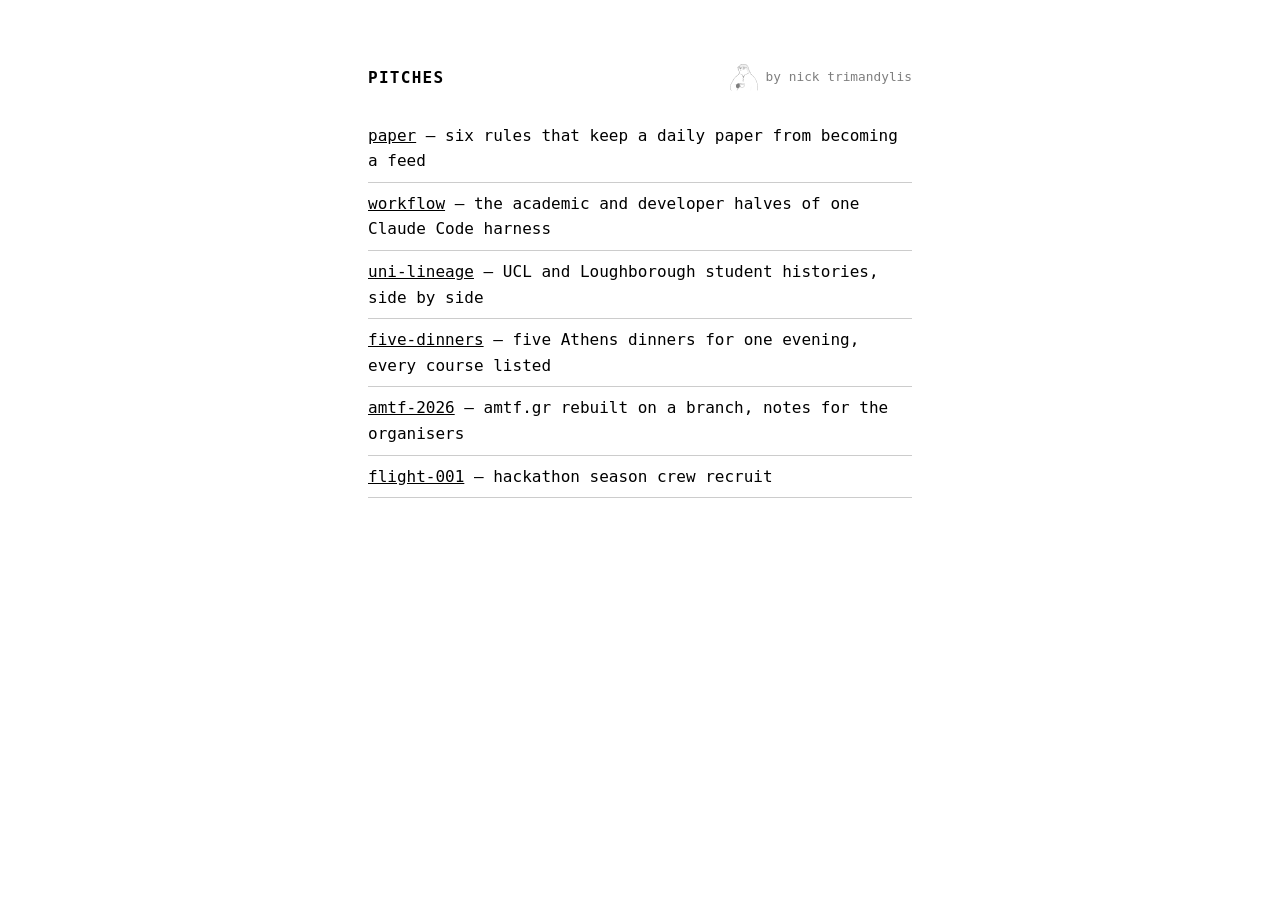
<file: index.html>
<!DOCTYPE html>
<html lang="en">
<head>
<meta charset="utf-8">
<meta name="viewport" content="width=device-width, initial-scale=1">
<title>pitches</title>
<link rel="icon" href="favicon.svg" type="image/svg+xml">
<meta name="robots" content="noindex">
<style>
  :root { color-scheme: light dark; }
  body {
    font: 16px/1.6 ui-monospace, SFMono-Regular, Menlo, monospace;
    max-width: 34rem;
    margin: 4rem auto;
    padding: 0 1.5rem;
  }
  h1 { font-size: 1rem; font-weight: 600; text-transform: uppercase; letter-spacing: .08em; margin: 0; }
  header { display: flex; align-items: center; justify-content: space-between; gap: 1rem; margin-bottom: 1.5rem; }
  .by { display: flex; align-items: center; gap: .5rem; opacity: .5; font-size: .8rem; }
  ul { list-style: none; padding: 0; }
  li { padding: .5rem 0; border-bottom: 1px solid color-mix(in srgb, currentColor 20%, transparent); }
  a { color: inherit; }
  .seal { width: 28px; height: auto; flex: none; }
</style>
</head>
<body>
<header>
<h1>pitches</h1>
<span class="by"><svg class="seal" aria-hidden="true" xmlns="http://www.w3.org/2000/svg" width="427" height="406" viewBox="0 0 427 406" fill="currentColor" role="img" aria-label="seal"><path fill-rule="evenodd" opacity="0.12" d="M425.0,405.5L422.5,405.0L422.5,400.0L421.5,399.0L422.5,397.0L422.5,366.0L421.5,365.0L422.5,362.0L421.5,361.0L422.5,359.0L421.5,358.0L421.5,352.0L420.5,351.0L421.5,348.0L419.5,341.0L420.5,339.0L419.5,338.0L419.5,331.0L418.5,330.0L419.5,328.0L417.5,324.0L418.5,323.0L416.5,319.0L417.5,318.0L415.5,314.0L416.5,313.0L413.5,305.0L414.5,303.0L412.5,298.0L412.5,295.0L409.5,289.0L407.5,277.0L405.5,275.0L405.5,273.0L403.5,270.0L403.5,266.0L400.5,262.0L401.5,261.0L398.5,256.0L398.5,254.0L392.5,244.0L390.5,237.0L380.5,223.0L379.5,219.0L377.5,218.0L376.5,215.0L374.5,214.0L373.5,211.0L371.5,210.0L370.5,207.0L367.5,205.0L367.5,203.0L362.5,199.0L360.5,195.0L340.0,175.5L338.0,172.5L334.0,170.5L332.0,167.5L326.0,163.5L319.0,156.5L317.0,156.5L315.5,155.0L316.5,154.0L315.5,153.0L315.5,148.0L311.5,142.0L308.5,133.0L309.5,132.0L308.5,129.0L304.5,121.0L302.0,120.5L300.0,118.5L298.5,119.0L299.5,126.0L291.0,134.5L286.0,138.5L284.0,138.5L283.5,140.0L279.0,143.5L272.0,147.5L270.0,147.5L259.0,154.5L257.0,154.5L252.0,157.5L249.0,157.5L245.0,160.5L236.0,162.5L234.0,164.5L233.0,163.5L231.0,165.5L229.0,165.5L223.5,169.0L220.5,175.0L218.5,184.0L216.5,186.0L217.5,187.0L213.5,195.0L212.5,202.0L210.5,205.0L210.5,217.0L209.5,218.0L209.5,226.0L210.5,227.0L207.5,231.0L207.5,237.0L206.5,238.0L207.5,243.0L206.5,244.0L206.5,251.0L205.5,252.0L205.5,255.0L206.5,256.0L205.5,257.0L205.5,263.0L204.0,266.5L203.0,265.5L202.0,266.5L201.0,265.5L198.0,265.5L197.0,266.5L194.5,264.0L195.5,263.0L194.5,262.0L195.5,261.0L195.5,252.0L196.5,251.0L195.5,246.0L197.5,239.0L196.5,236.0L197.5,235.0L197.5,230.0L195.5,228.0L195.5,225.0L196.5,224.0L195.5,221.0L196.5,220.0L196.5,214.0L197.5,213.0L196.5,207.0L198.5,204.0L197.5,203.0L198.5,202.0L196.5,199.0L195.5,191.0L192.5,185.0L191.5,179.0L189.5,176.0L189.5,172.0L185.0,166.5L182.0,165.5L181.0,166.5L179.0,164.5L176.0,164.5L174.0,162.5L173.0,163.5L165.0,158.5L164.0,159.5L154.0,152.5L148.5,146.0L146.5,145.0L145.5,140.0L147.5,136.0L147.0,134.5L141.0,138.5L140.5,142.0L138.5,145.0L139.5,146.0L138.5,147.0L138.5,151.0L136.5,155.0L135.5,162.0L133.0,162.5L121.0,171.5L115.0,174.5L105.0,182.5L104.0,184.5L100.0,186.5L92.0,195.5L90.0,195.5L87.5,199.0L83.5,202.0L80.5,207.0L75.5,211.0L72.5,216.0L64.5,225.0L56.5,238.0L54.5,239.0L49.5,249.0L46.5,252.0L46.5,254.0L41.5,261.0L39.5,267.0L36.5,270.0L32.5,280.0L28.5,285.0L28.5,287.0L26.5,289.0L22.5,299.0L19.5,302.0L18.5,306.0L16.5,308.0L17.5,309.0L15.5,311.0L12.5,320.0L10.5,322.0L10.5,325.0L8.5,327.0L7.5,334.0L5.5,338.0L6.5,339.0L4.5,343.0L5.5,345.0L3.5,352.0L4.5,353.0L3.5,361.0L5.5,366.0L4.5,368.0L6.5,372.0L5.5,373.0L7.5,376.0L8.5,382.0L12.5,388.0L12.5,390.0L15.5,392.0L16.5,396.0L26.5,405.0L20.0,405.5L18.5,403.0L16.5,402.0L16.5,400.0L11.5,395.0L6.5,387.0L6.5,385.0L2.5,377.0L3.5,376.0L2.5,373.0L0.5,370.0L-0.5,350.0L0.5,349.0L0.5,344.0L1.5,343.0L0.5,342.0L2.5,337.0L2.5,334.0L6.5,325.0L5.5,324.0L7.5,322.0L6.5,321.0L10.5,315.0L11.5,310.0L14.5,306.0L14.5,304.0L19.5,296.0L23.5,286.0L26.5,283.0L26.5,281.0L29.5,277.0L30.5,273.0L32.5,271.0L36.5,262.0L39.5,259.0L39.5,257.0L45.5,248.0L46.5,244.0L49.5,241.0L54.5,232.0L58.5,228.0L59.5,225.0L63.5,221.0L64.5,218.0L66.5,217.0L68.5,213.0L71.5,211.0L74.5,206.0L78.5,203.0L94.0,186.5L99.0,183.5L100.0,181.5L106.0,177.5L107.0,175.5L115.0,170.5L116.0,168.5L119.0,166.5L121.0,166.5L131.5,159.0L135.5,147.0L134.5,146.0L136.5,143.0L136.5,140.0L138.5,136.0L147.5,129.0L147.5,119.0L146.0,118.5L144.0,115.5L142.0,115.5L141.5,114.0L133.5,107.0L128.0,96.5L126.0,98.5L123.5,98.0L127.5,95.0L126.5,92.0L127.5,90.0L123.0,90.5L121.0,92.5L118.5,92.0L122.0,89.5L126.0,88.5L127.5,87.0L126.5,85.0L127.5,83.0L126.0,82.5L125.0,83.5L123.0,82.5L120.0,84.5L114.5,84.0L116.0,82.5L117.0,83.5L120.0,81.5L121.0,82.5L122.0,81.5L127.0,81.5L128.5,78.0L122.5,74.0L118.5,67.0L117.5,59.0L114.5,57.0L114.5,55.0L117.5,54.0L120.5,45.0L125.0,40.5L134.0,35.5L138.0,35.5L143.5,28.0L144.5,25.0L157.0,13.5L162.0,11.5L165.0,8.5L169.0,7.5L171.0,5.5L177.0,4.5L187.0,0.5L191.0,0.5L192.0,-0.5L194.0,0.5L195.0,-0.5L217.0,-0.5L218.0,0.5L219.0,-0.5L224.0,1.5L235.0,3.5L254.0,13.5L255.0,15.5L258.0,16.5L259.5,19.0L264.5,23.0L267.5,28.0L271.5,32.0L272.5,35.0L274.5,36.0L274.5,38.0L280.5,48.0L280.5,50.0L283.5,56.0L283.5,59.0L286.5,65.0L285.5,66.0L287.5,69.0L287.5,72.0L288.5,73.0L287.5,74.0L290.5,81.0L290.5,86.0L293.5,94.0L292.5,95.0L294.5,100.0L294.5,105.0L295.5,106.0L296.5,113.0L299.0,115.5L305.0,117.5L310.5,123.0L312.5,129.0L311.5,130.0L314.5,139.0L316.5,141.0L317.5,146.0L319.5,148.0L319.5,152.0L348.0,176.5L353.5,183.0L362.5,191.0L362.5,193.0L364.5,194.0L368.5,200.0L374.5,206.0L380.5,216.0L383.5,219.0L384.5,222.0L387.5,225.0L390.5,230.0L390.5,232.0L397.5,243.0L400.5,251.0L402.5,253.0L402.5,256.0L404.5,259.0L404.5,261.0L406.5,263.0L407.5,269.0L412.5,281.0L414.5,292.0L416.5,295.0L416.5,298.0L419.5,307.0L419.5,312.0L420.5,313.0L420.5,319.0L421.5,320.0L420.5,321.0L423.5,331.0L422.5,332.0L424.5,339.0L423.5,340.0L424.5,341.0L424.5,348.0L425.5,349.0L425.5,356.0L426.5,357.0L426.5,399.0L425.5,400.0L425.0,405.5ZM131.5,54.0L133.5,45.0L137.0,38.5L136.0,39.5L135.0,38.5L127.0,42.5L126.5,44.0L123.5,46.0L120.5,54.0L131.5,54.0ZM183.5,60.0L184.0,58.5L187.0,58.5L188.5,57.0L188.5,54.0L190.5,52.0L190.5,50.0L194.5,46.0L194.5,44.0L193.0,42.5L190.0,43.5L184.5,50.0L182.5,56.0L183.5,58.0L182.5,60.0L183.5,60.0ZM205.5,198.0L210.5,180.0L212.5,178.0L212.5,175.0L215.0,171.5L217.0,172.5L219.5,170.0L218.5,169.0L220.0,166.5L223.0,165.5L225.0,162.5L226.0,163.5L230.0,160.5L231.0,161.5L234.0,159.5L235.0,160.5L239.0,157.5L240.0,158.5L242.0,156.5L251.0,154.5L252.0,152.5L253.0,153.5L255.0,152.5L256.0,150.5L259.0,150.5L261.0,148.5L265.0,147.5L266.0,145.5L270.0,144.5L271.0,142.5L272.0,143.5L276.0,139.5L280.0,137.5L283.0,133.5L285.0,134.5L286.5,133.0L285.5,132.0L287.5,131.0L287.5,129.0L286.0,128.5L284.0,129.5L284.5,127.0L288.0,126.5L290.0,130.5L291.5,129.0L290.0,128.5L289.5,127.0L291.0,127.5L290.5,126.0L292.0,124.5L293.5,125.0L292.0,123.5L290.0,125.5L288.5,124.0L291.0,121.5L292.5,122.0L291.5,121.0L292.5,119.0L290.5,118.0L291.5,115.0L290.0,112.5L290.0,115.5L287.0,113.5L285.5,114.0L287.5,115.0L285.5,118.0L285.5,121.0L288.0,125.5L285.5,124.0L283.0,120.5L278.5,120.0L281.5,118.0L276.5,117.0L280.0,116.5L280.0,115.5L276.0,114.5L275.5,116.0L274.0,116.5L272.0,112.5L271.0,115.5L268.0,113.5L265.5,117.0L264.0,117.5L262.5,114.0L262.5,109.0L259.5,103.0L259.5,99.0L256.5,94.0L256.5,92.0L247.0,81.5L240.0,77.5L234.0,75.5L229.0,75.5L228.0,74.5L222.0,74.5L219.0,76.5L216.0,80.5L213.0,80.5L210.0,82.5L208.0,82.5L207.5,84.0L210.5,85.0L210.0,86.5L200.0,85.5L200.0,84.5L204.5,84.0L193.0,81.5L185.0,75.5L180.5,69.0L179.5,62.0L177.0,59.5L174.0,58.5L161.0,58.5L160.0,57.5L160.5,59.0L157.0,59.5L155.0,62.5L152.0,60.5L153.0,62.5L151.0,62.5L145.0,66.5L143.0,66.5L142.0,68.5L141.0,67.5L141.5,69.0L138.0,70.5L137.5,72.0L132.5,76.0L137.0,77.5L138.5,80.0L131.5,80.0L132.0,81.5L133.5,82.0L130.5,84.0L130.5,86.0L134.5,86.0L130.5,89.0L130.5,92.0L135.0,90.5L136.5,91.0L136.0,92.5L134.0,92.5L131.5,95.0L132.5,96.0L131.5,97.0L137.5,106.0L151.5,118.0L150.5,121.0L150.5,125.0L151.5,126.0L150.5,128.0L150.5,139.0L149.5,140.0L150.5,144.0L155.0,149.5L157.0,149.5L158.0,151.5L160.0,151.5L162.0,154.5L164.0,154.5L166.0,156.5L167.0,155.5L168.0,157.5L169.0,156.5L170.0,158.5L171.0,157.5L178.0,161.5L179.0,160.5L181.0,162.5L182.0,161.5L186.0,164.5L187.0,163.5L190.5,167.0L193.0,172.5L196.0,171.5L199.5,182.0L201.5,185.0L201.5,189.0L203.5,192.0L204.5,198.0L205.5,198.0ZM129.5,73.0L129.5,70.0L130.5,69.0L129.5,68.0L130.5,67.0L130.5,62.0L131.5,60.0L130.0,58.5L121.0,58.5L122.5,68.0L128.0,73.5L129.5,73.0ZM208.5,80.0L211.0,79.5L216.5,75.0L208.0,73.5L195.0,66.5L182.5,62.0L185.5,70.0L194.0,78.5L200.0,80.5L201.0,79.5L202.0,80.5L208.5,80.0ZM160.0,81.5L151.5,76.0L149.5,73.0L151.0,68.5L156.0,66.5L163.0,66.5L164.0,67.5L165.0,66.5L172.5,70.0L172.5,73.0L171.0,73.5L170.0,75.5L165.0,77.5L160.0,81.5ZM172.0,101.5L168.0,101.5L161.0,96.5L154.0,100.5L152.5,99.0L158.5,94.0L159.0,91.5L161.0,91.5L165.0,96.5L168.0,98.5L171.0,98.5L172.5,100.0L172.0,101.5ZM106.0,102.5L104.5,102.0L106.0,99.5L110.0,96.5L112.5,97.0L107.0,100.5L106.0,102.5ZM283.5,102.0L284.5,99.0L281.0,96.5L280.5,101.0L282.0,102.5L283.5,102.0ZM280.5,113.0L281.5,110.0L280.5,108.0L278.0,106.5L276.5,108.0L276.5,111.0L278.0,113.5L280.5,113.0ZM270.0,126.5L267.0,126.5L265.5,125.0L265.5,118.0L268.0,116.5L271.5,119.0L271.5,125.0L270.0,126.5ZM277.0,131.5L275.5,129.0L277.0,126.5L280.0,125.5L281.5,127.0L281.5,129.0L280.5,129.0L280.0,127.5L277.0,131.5ZM205.5,213.0L205.5,205.0L206.5,204.0L205.0,204.5L203.0,203.5L202.5,206.0L203.5,207.0L202.0,209.5L200.5,209.0L199.5,213.0L201.5,213.0L202.0,210.5L203.5,211.0L202.5,212.0L204.0,213.5L205.5,213.0ZM204.5,228.0L207.5,226.0L206.0,224.5L201.0,226.5L200.5,224.0L207.0,223.5L207.5,222.0L206.0,222.5L205.5,221.0L207.5,217.0L206.0,215.5L202.0,215.5L201.0,214.5L199.5,216.0L198.5,227.0L202.0,228.5L204.5,228.0ZM202.5,263.0L201.5,262.0L202.5,261.0L201.5,259.0L202.5,253.0L201.5,252.0L203.5,246.0L202.5,246.0L202.0,247.5L201.5,245.0L203.5,244.0L203.5,240.0L202.5,239.0L204.5,236.0L203.5,235.0L204.5,234.0L204.0,230.5L203.0,232.5L202.0,230.5L200.5,232.0L200.5,239.0L199.5,240.0L200.5,242.0L198.5,249.0L199.5,250.0L198.5,252.0L199.5,253.0L198.5,255.0L198.5,259.0L199.5,260.0L198.5,263.0L202.5,263.0ZM106.0,405.5L100.5,405.0L102.0,402.5L103.5,403.0L102.5,402.0L111.5,394.0L111.5,392.0L113.0,391.5L115.5,388.0L114.5,387.0L115.5,385.0L117.5,384.0L115.0,383.5L110.0,385.5L100.0,385.5L93.0,383.5L84.5,378.0L87.0,376.5L88.0,378.5L91.0,377.5L90.5,379.0L93.0,380.5L103.0,381.5L104.0,382.5L104.5,380.0L107.5,378.0L112.5,371.0L112.0,368.5L104.0,366.5L102.5,364.0L98.5,361.0L92.5,351.0L92.5,347.0L90.5,341.0L91.5,340.0L90.5,339.0L90.5,334.0L91.5,333.0L91.5,326.0L92.5,325.0L91.5,324.0L93.5,321.0L92.5,320.0L97.5,312.0L95.0,310.5L89.0,313.5L86.0,313.5L85.0,311.5L97.0,306.5L103.0,307.5L104.0,305.5L107.0,304.5L111.0,300.5L116.0,299.5L122.0,296.5L127.0,296.5L128.0,295.5L138.0,295.5L144.0,297.5L147.0,301.5L150.0,302.5L150.5,300.0L152.0,298.5L154.0,298.5L155.0,296.5L168.0,292.5L169.0,293.5L170.0,292.5L176.0,292.5L177.0,291.5L179.0,292.5L182.0,291.5L194.0,292.5L196.0,291.5L197.0,292.5L202.0,292.5L203.0,293.5L205.0,292.5L209.0,294.5L213.0,294.5L221.5,300.0L222.5,303.0L221.5,308.0L222.5,309.0L220.5,314.0L221.5,317.0L219.5,323.0L220.5,324.0L219.5,325.0L219.5,329.0L218.5,330.0L219.5,331.0L216.5,340.0L217.5,341.0L216.5,344.0L214.5,346.0L213.5,350.0L212.0,350.5L211.0,352.5L208.0,354.5L206.0,354.5L204.0,356.5L201.0,356.5L200.0,357.5L198.0,356.5L197.0,357.5L175.0,357.5L174.0,356.5L173.0,357.5L164.0,354.5L157.0,346.5L149.0,345.5L147.5,348.0L147.5,351.0L144.0,355.5L138.0,360.5L132.5,362.0L129.5,373.0L126.5,375.0L126.0,377.5L124.0,377.5L123.5,379.0L121.5,380.0L122.5,382.0L120.5,384.0L121.5,385.0L119.5,389.0L117.5,390.0L117.5,392.0L115.5,393.0L115.5,395.0L112.5,397.0L113.5,398.0L109.0,401.5L106.0,405.5ZM194.5,354.0L198.0,353.5L198.0,350.5L200.5,352.0L200.0,353.5L201.5,352.0L199.5,349.0L201.5,349.0L200.5,347.0L202.5,345.0L202.5,342.0L204.5,339.0L204.5,334.0L206.5,329.0L206.5,322.0L207.5,321.0L207.5,313.0L209.0,311.5L214.0,311.5L218.0,308.5L219.5,306.0L218.5,305.0L219.5,303.0L214.0,298.5L210.0,298.5L206.0,296.5L203.0,296.5L202.0,295.5L201.0,296.5L195.0,294.5L192.0,295.5L189.0,294.5L181.0,294.5L180.0,295.5L176.0,294.5L175.0,295.5L165.0,296.5L162.0,298.5L155.0,300.5L153.5,303.0L153.5,308.0L154.5,309.0L153.5,311.0L154.5,313.0L153.5,314.0L155.5,320.0L154.5,323.0L155.5,324.0L155.5,328.0L156.5,329.0L155.5,330.0L156.5,331.0L157.5,338.0L159.5,340.0L159.5,343.0L161.5,348.0L166.0,351.5L169.0,351.5L172.0,353.5L176.0,353.5L177.0,354.5L179.0,353.5L180.0,354.5L194.5,354.0ZM195.0,311.5L190.0,311.5L189.0,310.5L182.0,310.5L181.0,311.5L178.0,310.5L170.0,310.5L160.0,307.5L158.5,306.0L161.0,304.5L164.0,304.5L165.0,303.5L166.0,304.5L169.0,302.5L175.0,302.5L176.0,301.5L177.0,302.5L180.0,302.5L181.0,301.5L193.0,301.5L195.0,302.5L198.0,301.5L202.0,303.5L203.0,302.5L213.5,306.0L210.0,308.5L207.0,308.5L203.0,310.5L201.0,309.5L195.0,311.5ZM150.5,311.0L150.0,305.5L144.0,305.5L141.5,307.0L142.0,308.5L145.0,310.5L150.5,311.0ZM50.0,316.5L48.5,316.0L49.5,315.0L49.0,313.5L51.0,314.5L52.0,312.5L71.0,306.5L76.0,306.5L77.0,307.5L78.0,306.5L81.0,306.5L84.0,307.5L83.5,309.0L85.5,310.0L83.0,311.5L77.0,309.5L75.0,310.5L69.0,310.5L50.0,316.5ZM72.0,335.5L70.5,335.0L70.5,332.0L73.5,326.0L73.5,324.0L82.0,313.5L83.5,316.0L79.5,321.0L84.5,321.0L83.0,322.5L80.0,322.5L75.5,325.0L74.5,331.0L72.0,335.5ZM153.5,334.0L151.5,327.0L152.5,326.0L151.5,325.0L151.5,319.0L150.0,315.5L149.5,318.0L150.5,320.0L147.5,325.0L150.5,329.0L149.5,330.0L150.5,333.0L152.0,334.5L153.5,334.0ZM156.5,343.0L155.5,339.0L152.0,338.5L150.0,336.5L147.5,340.0L153.0,343.5L156.5,343.0ZM321.0,405.5L317.5,405.0L317.5,386.0L318.5,385.0L319.5,350.0L322.0,344.5L323.5,346.0L323.5,352.0L322.5,353.0L321.0,405.5ZM74.0,364.5L71.5,361.0L71.5,358.0L72.5,357.0L72.0,352.5L73.5,354.0L73.5,358.0L75.5,362.0L74.0,364.5ZM116.5,381.0L117.5,380.0L116.5,379.0L125.5,372.0L125.5,370.0L127.5,368.0L127.0,365.5L123.0,368.5L122.0,367.5L119.0,369.5L116.0,368.5L109.5,379.0L106.5,381.0L110.0,381.5L115.0,379.5L116.0,379.5L115.5,381.0L116.5,381.0ZM84.0,377.5L82.5,377.0L83.0,375.5L77.5,371.0L78.5,370.0L75.5,369.0L77.0,366.5L85.5,376.0L84.0,377.5ZM93.0,376.5L92.5,375.0L99.0,369.5L99.5,371.0L93.0,376.5Z"/><path fill-rule="evenodd" d="M425.0,405.5L422.5,405.0L422.5,358.0L421.5,357.0L419.5,328.0L418.5,327.0L416.5,312.0L415.5,311.0L414.5,303.0L406.5,274.0L403.5,269.0L403.5,266.0L399.5,258.0L399.5,256.0L390.5,239.0L390.5,237.0L386.5,232.0L379.5,219.0L362.5,197.0L338.0,172.5L316.5,155.0L315.5,148.0L312.5,143.0L306.5,124.0L304.0,120.5L299.0,118.5L298.5,122.0L299.5,125.0L298.5,127.0L287.0,137.5L284.0,138.5L278.0,143.5L268.0,149.5L266.0,149.5L264.0,151.5L262.0,150.5L262.5,152.0L258.0,154.5L256.0,154.5L250.0,157.5L248.5,156.0L254.0,152.5L260.0,150.5L280.0,137.5L283.0,136.5L295.5,125.0L292.5,108.0L288.5,95.0L287.5,85.0L286.5,84.0L285.5,76.0L282.5,68.0L281.5,61.0L279.5,58.0L275.5,46.0L269.5,35.0L261.5,25.0L253.0,17.5L245.0,12.5L229.0,5.5L225.0,5.5L220.0,3.5L201.0,3.5L200.0,2.5L191.0,3.5L190.0,4.5L179.0,6.5L162.0,14.5L152.0,22.5L144.5,31.0L142.5,35.0L149.0,38.5L154.5,44.0L158.0,54.5L164.0,51.5L170.0,51.5L171.0,52.5L174.0,52.5L179.0,55.5L183.5,46.0L188.0,41.5L197.0,36.5L206.0,35.5L218.0,40.5L224.5,48.0L227.0,56.5L260.0,58.5L265.5,63.0L265.5,66.0L264.0,66.5L258.0,61.5L227.0,60.5L224.5,70.0L218.0,78.5L209.0,82.5L201.0,83.5L190.0,79.5L183.5,73.0L180.5,68.0L178.5,59.0L172.0,55.5L168.0,55.5L167.0,54.5L162.0,55.5L158.0,57.5L156.5,60.0L154.0,61.5L154.5,51.0L150.5,44.0L145.0,39.5L142.0,38.5L139.5,40.0L135.5,49.0L135.5,52.0L133.5,57.0L133.5,63.0L132.5,64.0L132.5,71.0L131.5,72.0L131.5,75.0L137.5,79.0L132.0,79.5L130.5,81.0L133.5,82.0L130.5,83.0L130.5,86.0L133.5,87.0L129.5,89.0L130.5,92.0L132.5,93.0L131.5,94.0L131.5,97.0L133.5,99.0L133.5,101.0L135.5,104.0L137.0,104.5L145.0,113.5L148.0,114.5L150.5,117.0L150.5,139.0L149.5,140.0L150.5,145.0L157.0,151.5L163.5,155.0L161.0,156.5L157.0,154.5L155.0,151.5L149.5,148.0L145.5,142.0L147.5,136.0L147.0,134.5L142.0,137.5L139.5,141.0L135.5,161.0L134.0,162.5L132.0,162.5L128.0,166.5L123.0,168.5L119.0,172.5L111.0,177.5L83.5,202.0L69.5,218.0L66.5,223.0L64.5,224.0L63.5,227.0L47.5,250.0L16.5,308.0L16.5,310.0L7.5,329.0L7.5,332.0L5.5,337.0L4.5,350.0L3.5,351.0L3.5,360.0L4.5,362.0L5.5,374.0L12.5,390.0L16.5,396.0L25.5,405.0L21.0,405.5L12.5,396.0L6.5,386.0L1.5,372.0L1.5,368.0L0.5,367.0L0.5,345.0L7.5,320.0L20.5,293.0L23.5,289.0L23.5,287.0L25.5,285.0L41.5,254.0L46.5,247.0L46.5,245.0L51.5,239.0L53.5,234.0L66.5,216.0L90.0,190.5L98.0,184.5L105.0,177.5L132.5,158.0L137.5,138.0L144.0,131.5L147.5,130.0L147.5,119.0L132.5,105.0L129.5,98.0L127.5,96.0L127.5,90.0L124.5,89.0L127.5,87.0L127.5,83.0L117.5,83.0L122.0,81.5L127.0,81.5L128.5,78.0L125.0,75.5L120.5,70.0L117.5,63.0L117.5,59.0L115.5,58.0L115.5,55.0L117.5,54.0L122.0,43.5L130.0,37.5L134.0,35.5L138.0,35.5L144.5,26.0L156.0,14.5L172.0,5.5L181.0,2.5L184.0,2.5L188.0,0.5L196.0,0.5L197.0,-0.5L223.0,0.5L239.0,5.5L250.0,12.5L252.0,12.5L258.0,17.5L270.5,31.0L280.5,49.0L280.5,51.0L282.5,54.0L282.5,57.0L285.5,63.0L285.5,66.0L287.5,70.0L287.5,74.0L292.5,91.0L292.5,96.0L294.5,101.0L296.5,114.0L303.0,116.5L309.5,122.0L313.5,134.0L313.5,137.0L319.5,149.0L319.5,153.0L331.0,161.5L340.0,170.5L350.0,178.5L373.5,205.0L388.5,227.0L400.5,250.0L400.5,252.0L402.5,254.0L403.5,259.0L406.5,264.0L409.5,273.0L409.5,276.0L413.5,285.0L413.5,289.0L417.5,300.0L417.5,304.0L419.5,309.0L420.5,321.0L421.5,322.0L421.5,327.0L422.5,328.0L422.5,333.0L423.5,334.0L423.5,341.0L424.5,342.0L424.5,349.0L425.5,350.0L425.5,369.0L426.5,370.0L426.5,396.0L425.5,397.0L425.0,405.5ZM132.5,54.0L131.5,53.0L132.5,52.0L132.5,49.0L137.0,38.5L134.0,38.5L128.0,41.5L121.5,49.0L121.5,53.0L120.5,54.0L132.5,54.0ZM208.5,80.0L213.0,78.5L221.5,69.0L223.5,64.0L223.5,54.0L220.5,48.0L216.0,42.5L209.0,39.5L198.0,39.5L191.0,42.5L184.5,50.0L182.5,56.0L183.5,67.0L186.5,72.0L194.0,78.5L199.0,80.5L208.5,80.0ZM142.0,67.5L138.5,65.0L137.5,59.0L139.5,54.0L142.0,51.5L146.0,51.5L148.5,55.0L148.5,60.0L145.5,65.0L142.0,67.5ZM210.0,69.5L209.0,68.5L206.0,68.5L204.5,67.0L201.5,64.0L201.5,61.0L200.5,60.0L202.5,55.0L207.0,51.5L212.0,51.5L214.0,52.5L216.5,55.0L218.5,60.0L217.5,64.0L213.0,68.5L210.0,69.5ZM129.5,74.0L131.5,59.0L121.0,58.5L120.5,63.0L122.5,68.0L129.0,74.5L129.5,74.0ZM160.0,81.5L156.0,79.5L150.5,74.0L150.5,70.0L152.0,68.5L158.0,66.5L162.0,66.5L169.0,68.5L172.5,71.0L169.0,75.5L160.0,81.5ZM172.0,101.5L169.0,101.5L161.0,96.5L154.0,100.5L152.5,99.0L156.0,96.5L160.0,91.5L165.0,96.5L170.0,99.5L172.0,99.5L172.0,101.5ZM204.0,265.5L195.5,265.0L196.5,240.0L197.5,239.0L197.5,231.0L198.5,230.0L196.5,229.0L196.5,226.0L195.5,225.0L196.5,224.0L196.5,215.0L197.5,214.0L198.5,202.0L189.5,175.0L189.5,171.0L188.0,168.5L185.0,166.5L168.0,160.5L167.5,158.0L169.0,157.5L174.0,160.5L180.0,161.5L183.0,163.5L185.0,163.5L187.0,165.5L189.0,165.5L192.5,172.0L195.0,171.5L196.5,173.0L205.0,198.5L206.5,197.0L208.5,187.0L213.5,174.0L215.0,172.5L218.0,172.5L219.5,168.0L225.0,163.5L229.0,161.5L235.0,160.5L238.0,158.5L240.0,159.5L241.0,157.5L247.0,155.5L248.5,157.0L248.0,158.5L246.0,159.5L244.0,158.5L243.0,160.5L230.0,164.5L224.0,167.5L221.5,171.0L210.5,205.0L209.5,228.0L207.5,230.0L207.5,235.0L206.5,236.0L205.5,263.0L204.0,265.5ZM197.5,182.0L197.5,180.0L195.5,178.0L195.0,173.5L192.5,175.0L192.5,177.0L195.5,179.0L194.5,182.0L197.5,182.0ZM208.5,204.0L210.5,199.0L210.0,197.5L208.0,197.5L206.5,200.0L207.5,204.0L208.5,204.0ZM205.5,228.0L207.5,227.0L207.5,207.0L206.5,207.0L206.5,214.0L205.0,215.5L202.0,215.5L202.0,212.5L203.0,213.5L205.5,213.0L205.5,205.0L206.5,204.0L203.0,203.5L202.5,206.0L201.0,205.5L199.5,209.0L198.5,227.0L202.0,228.5L205.5,228.0ZM202.5,263.0L202.5,252.0L203.5,251.0L202.5,250.0L203.5,249.0L203.5,240.0L204.5,239.0L204.0,230.5L200.5,231.0L199.5,247.0L198.5,248.0L198.5,263.0L202.5,263.0ZM111.0,399.5L108.5,397.0L112.0,393.5L113.5,394.0L112.5,392.0L118.5,382.0L118.5,379.0L124.5,374.0L128.5,365.0L121.0,368.5L110.0,368.5L105.0,366.5L97.5,359.0L92.5,350.0L91.5,338.0L90.5,336.0L91.5,335.0L92.5,322.0L98.5,311.0L94.0,310.5L87.0,313.5L85.5,312.0L87.0,310.5L94.0,307.5L103.0,307.5L104.0,305.5L107.0,304.5L110.0,301.5L117.0,298.5L120.0,298.5L123.0,296.5L136.0,295.5L143.0,297.5L146.0,299.5L148.0,302.5L150.0,302.5L153.0,298.5L158.0,295.5L164.0,293.5L170.0,293.5L171.0,292.5L201.0,292.5L202.0,293.5L208.0,293.5L218.0,297.5L221.5,301.0L222.5,305.0L221.5,306.0L221.5,313.0L220.5,314.0L218.5,335.0L217.5,336.0L216.5,343.0L213.5,349.0L209.0,353.5L203.0,356.5L197.0,356.5L196.0,357.5L176.0,357.5L175.0,356.5L170.0,356.5L165.0,354.5L160.5,351.0L158.0,346.5L154.0,346.5L148.0,344.5L147.5,350.0L144.5,355.0L137.0,360.5L131.5,362.0L131.5,367.0L129.5,370.0L129.5,372.0L126.5,376.0L121.5,380.0L120.5,386.0L111.0,399.5ZM195.5,354.0L201.0,353.5L208.0,350.5L212.5,345.0L214.5,338.0L214.5,334.0L216.5,329.0L216.5,325.0L217.5,324.0L217.5,318.0L218.5,317.0L218.5,307.0L219.5,306.0L218.5,301.0L217.0,299.5L211.0,297.5L208.0,297.5L203.0,295.5L197.0,295.5L196.0,294.5L176.0,294.5L175.0,295.5L169.0,295.5L156.0,299.5L153.5,302.0L154.5,324.0L155.5,325.0L155.5,331.0L157.5,335.0L157.5,338.0L159.5,341.0L161.5,348.0L168.0,352.5L171.0,352.5L176.0,354.5L195.5,354.0ZM200.0,310.5L173.0,310.5L172.0,309.5L163.0,308.5L159.5,306.0L172.0,302.5L182.0,302.5L183.0,301.5L192.5,302.0L189.0,302.5L189.0,304.5L194.0,304.5L196.0,302.5L199.0,302.5L200.0,303.5L201.0,302.5L202.0,304.5L205.0,303.5L210.0,306.5L211.5,306.0L211.5,307.0L209.0,308.5L201.0,309.5L200.0,310.5ZM150.5,311.0L150.0,305.5L143.0,305.5L140.5,307.0L146.0,311.5L150.5,311.0ZM153.5,334.0L152.5,326.0L151.5,325.0L151.5,319.0L150.5,318.0L150.5,315.0L149.0,314.5L149.5,322.0L147.5,326.0L149.5,328.0L150.5,334.0L153.5,334.0ZM157.5,344.0L155.0,338.5L153.0,338.5L150.0,336.5L147.5,339.0L149.0,341.5L153.0,343.5L157.5,344.0ZM105.0,405.5L103.0,404.5L102.0,405.5L100.5,405.0L103.0,403.5L106.0,399.5L107.0,400.5L109.0,398.5L110.5,400.0L106.0,403.5L105.0,405.5Z"/></svg> by nick trimandylis</span>
</header>
<ul>
<!-- pitches: newest first, one <li> per site -->
<li><a href="paper/">paper</a> &mdash; six rules that keep a daily paper from becoming a feed</li>
<li><a href="workflow/">workflow</a> &mdash; the academic and developer halves of one Claude Code harness</li>
<li><a href="uni-lineage/">uni-lineage</a> &mdash; UCL and Loughborough student histories, side by side</li>
<li><a href="five-dinners/">five-dinners</a> &mdash; five Athens dinners for one evening, every course listed</li>
<li><a href="amtf-2026/">amtf-2026</a> &mdash; amtf.gr rebuilt on a branch, notes for the organisers</li>
<li><a href="flight-001/">flight-001</a> &mdash; hackathon season crew recruit</li>
</ul>
</body>
</html>
</file>
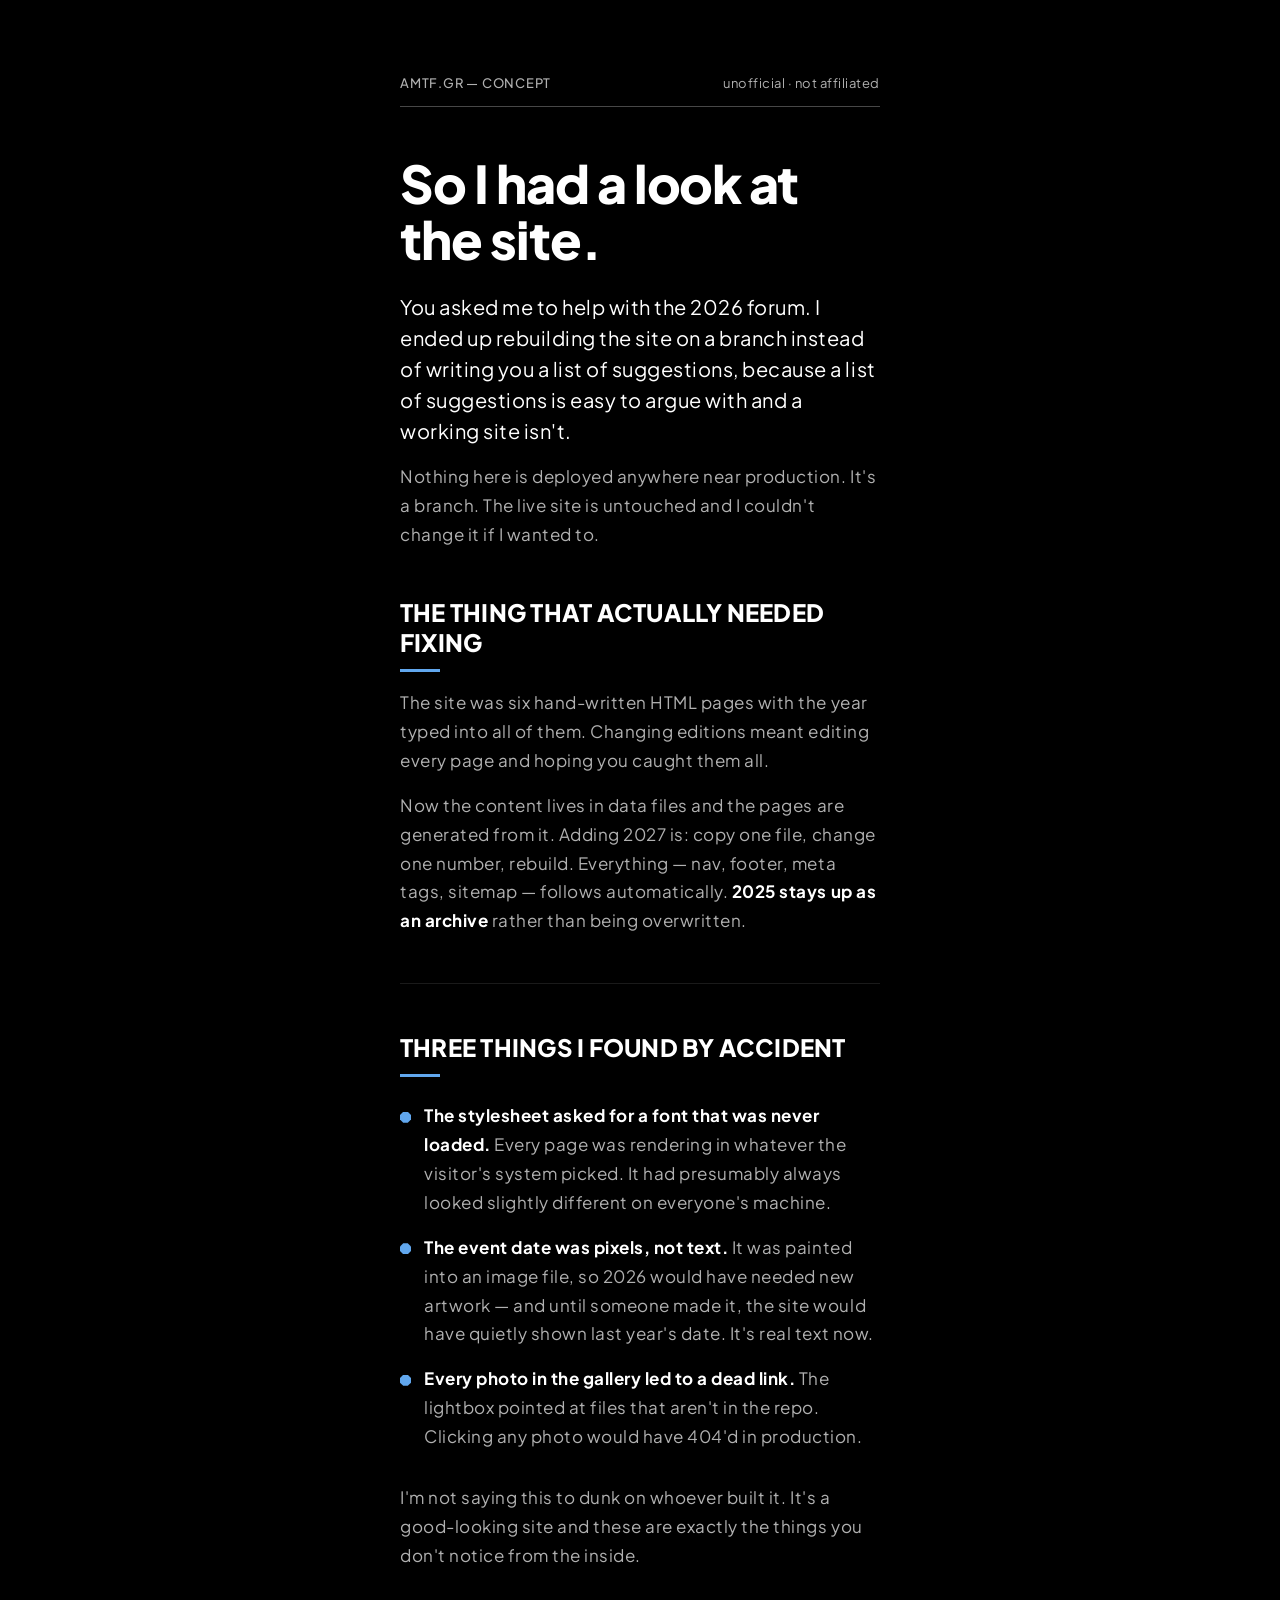
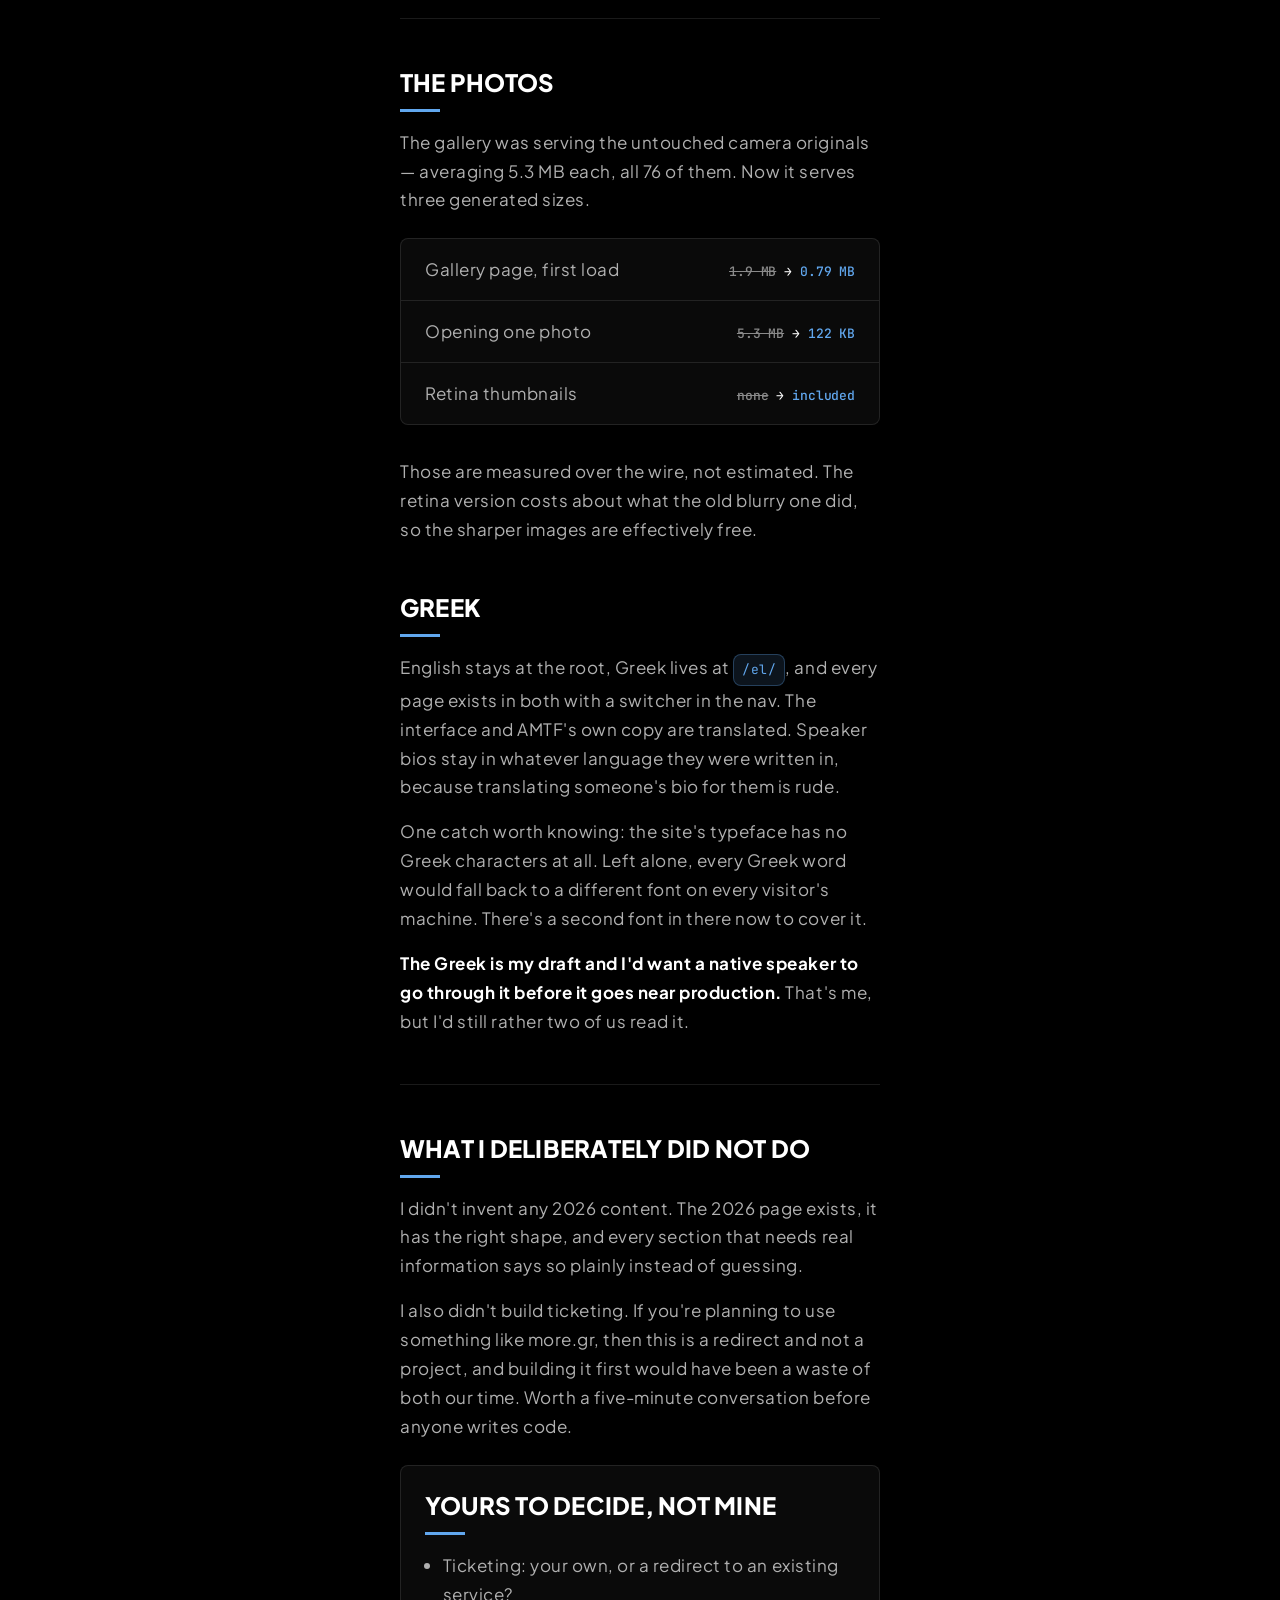
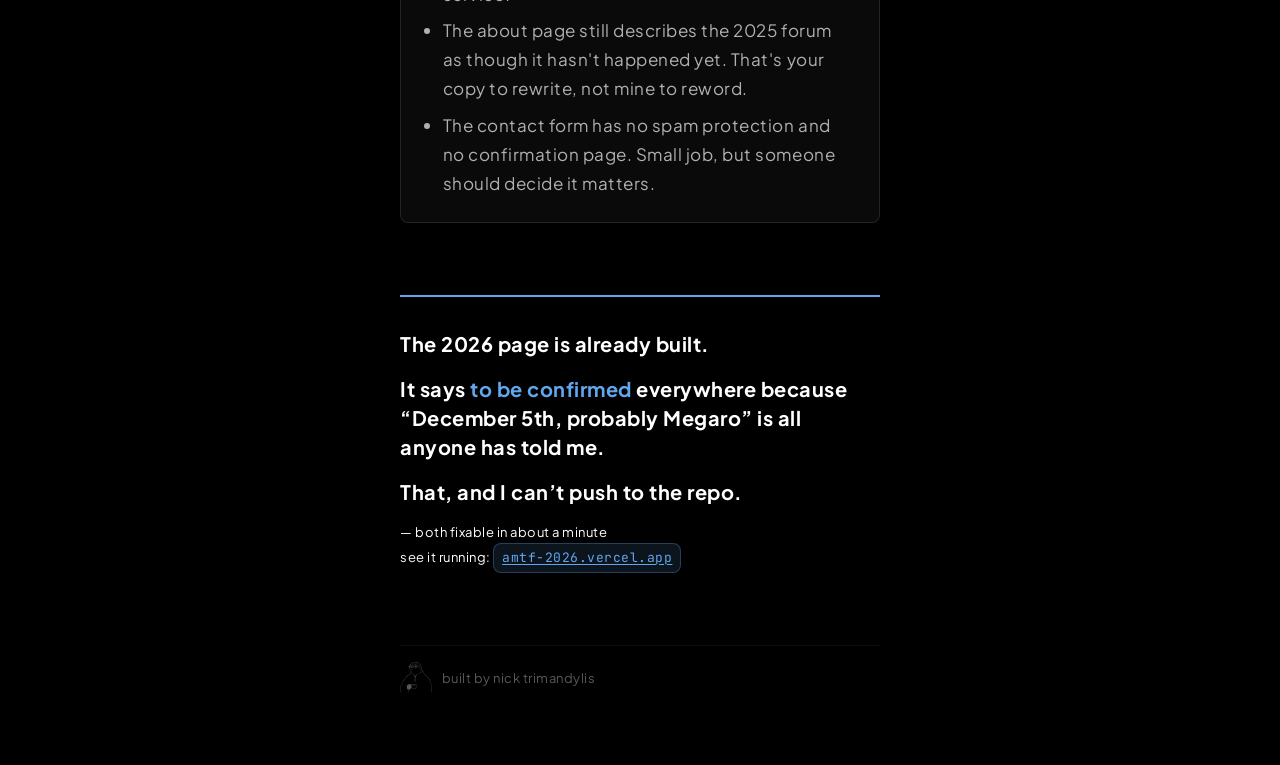
<file: amtf-2026/index.html>
<!DOCTYPE html>
<html lang="en">
<head>
<meta charset="utf-8">
<meta name="viewport" content="width=device-width, initial-scale=1">
<title>amtf.gr &mdash; concept</title>
<link rel="icon" href="../favicon.svg" type="image/svg+xml">
<meta name="robots" content="noindex, nofollow">
<meta name="theme-color" content="#000000">
<meta name="color-scheme" content="dark">
<meta name="description" content="A rebuilt amtf.gr on a branch: data-driven editions, a real image pipeline, and Greek. Notes on what changed and what is still undecided.">
<meta property="og:type" content="website">
<meta property="og:title" content="So I had a look at the site.">
<meta property="og:description" content="amtf.gr, rebuilt on a branch. Data-driven editions, 1.9 MB to 0.79 MB on the gallery, and Greek at /el/.">
<meta property="og:url" content="https://pitch.nicktrim.com/amtf-2026/">
<meta property="og:image" content="https://pitch.nicktrim.com/amtf-2026/og.png">
<meta property="og:image:width" content="1200">
<meta property="og:image:height" content="1200">
<meta property="og:image:alt" content="amtf.gr concept — notes on a rebuild, in the site's own dark palette">
<meta name="twitter:card" content="summary_large_image">
<meta name="twitter:title" content="So I had a look at the site.">
<meta name="twitter:description" content="amtf.gr, rebuilt on a branch. Notes on what changed and what is still undecided.">
<meta name="twitter:image" content="https://pitch.nicktrim.com/amtf-2026/og.png">
<link rel="preconnect" href="https://fonts.googleapis.com">
<link rel="preconnect" href="https://fonts.gstatic.com" crossorigin>
<link href="https://fonts.googleapis.com/css2?family=Plus+Jakarta+Sans:wght@400;600;700;800&family=JetBrains+Mono:wght@400;500&display=swap" rel="stylesheet">
</head>
<body>
<style>
/* Hallmark · macrostructure: Letter · tone: deadpan-familiar · anchor hue: cool blue
 * genre: editorial · theme: studied-DNA (source: amtf.gr own stylesheet)
 * paper #000 · accent #61a7ee · display + body: Plus Jakarta Sans
 * nav: N6 masthead (linkless) · footer: Ft6 letter close · enrichment: none
 * Deliberately NOT carried over: the AMTF logo and wordmark. This page borrows
 * the design language to show the work; it must not read as an official page.
 * pre-emit critique: P5 H5 E5 S5 R5 V4
 */

:root {
  /* Lifted from amtf.gr's own stylesheet, not eyeballed. */
  --color-paper:        #000000;
  --color-paper-2:      #0a0a0a;
  --color-paper-3:      #141414;
  --color-ink:          #ffffff;
  --color-ink-2:        #b0b0b0;
  --color-ink-3:        #8a8a8a;
  --color-accent:       #61a7ee;
  --color-accent-glow:  rgba(97, 167, 238, 0.3);
  --color-rule:         rgba(255, 255, 255, 0.1);
  --color-rule-strong:  rgba(255, 255, 255, 0.28);
  --color-focus:        #61a7ee;

  --font-display: 'Plus Jakarta Sans', -apple-system, BlinkMacSystemFont, 'Segoe UI', sans-serif;
  --font-body:    'Plus Jakarta Sans', -apple-system, BlinkMacSystemFont, 'Segoe UI', sans-serif;
  --font-mono:    'JetBrains Mono', ui-monospace, SFMono-Regular, Menlo, monospace;

  --space-2xs: 0.25rem;
  --space-xs:  0.5rem;
  --space-sm:  0.75rem;
  --space-md:  1rem;
  --space-lg:  1.5rem;
  --space-xl:  2rem;
  --space-2xl: 3rem;
  --space-3xl: 4.5rem;

  --text-sm:   0.8125rem;
  --text-base: 1.0625rem;
  --text-lg:   1.25rem;
  --text-xl:   1.5rem;
  --text-2xl:  2rem;
  --text-display-s: clamp(2rem, 8vw, 3.25rem);

  --rule-hair: 1px;
  --radius-sm: 8px;
  --tracking: 0.03em;
  --ease-out: cubic-bezier(0.16, 1, 0.3, 1);
  --dur-fast: 140ms;
  --dur-mid: 240ms;
}

*, *::before, *::after { box-sizing: border-box; }

html, body {
  overflow-x: clip;
  margin: 0;
  padding: 0;
}

body {
  background: var(--color-paper);
  color: var(--color-ink);
  font-family: var(--font-body);
  font-size: var(--text-base);
  font-weight: 400;
  line-height: 1.7;
  letter-spacing: var(--tracking);
  -webkit-font-smoothing: antialiased;
  text-rendering: optimizeLegibility;
}

.sheet {
  max-width: 34rem;
  margin: 0 auto;
  padding: var(--space-xl) var(--space-lg) var(--space-2xl);
}

@media (min-width: 40rem) {
  .sheet { padding: var(--space-3xl) var(--space-xl) var(--space-3xl); }
}

/* ---- masthead (N6, linkless — this page has no destinations) ---- */

.masthead {
  display: flex;
  flex-wrap: wrap;
  align-items: baseline;
  justify-content: space-between;
  gap: var(--space-xs) var(--space-md);
  padding-bottom: var(--space-sm);
  border-bottom: var(--rule-hair) solid var(--color-rule-strong);
  margin-bottom: var(--space-2xl);
}

.masthead__who {
  font-family: var(--font-display);
  font-size: var(--text-sm);
  font-weight: 500;
  letter-spacing: 0.06em;
  text-transform: uppercase;
  margin: 0;
}

.masthead__meta {
  font-family: var(--font-display);
  font-size: var(--text-sm);
  color: var(--color-ink-2);
  margin: 0;
}

/* ---- letter body ---- */

.salutation {
  font-family: var(--font-display);
  font-weight: 800;
  font-size: var(--text-display-s);
  font-style: normal;
  line-height: 1.08;
  letter-spacing: -0.02em;
  overflow-wrap: anywhere;
  min-width: 0;
  margin: 0 0 var(--space-lg);
}

p { margin: 0 0 var(--space-md); color: var(--color-ink-2); }

.lede { font-size: var(--text-lg); line-height: 1.55; color: var(--color-ink); }

h2 {
  font-family: var(--font-display);
  font-weight: 800;
  font-style: normal;
  font-size: var(--text-xl);
  line-height: 1.25;
  letter-spacing: 0.01em;
  text-transform: uppercase;
  overflow-wrap: anywhere;
  min-width: 0;
  margin: var(--space-2xl) 0 var(--space-md);
}

h2::after {
  content: '';
  display: block;
  width: 40px;
  height: 3px;
  margin-top: var(--space-sm);
  background: var(--color-accent);
}

strong { font-weight: 700; color: var(--color-ink); }
em { font-style: italic; }
.tbc { color: var(--color-accent); }

.dinkus {
  margin: var(--space-2xl) 0;
  border: 0;
  height: var(--rule-hair);
  background: var(--color-rule);
}

/* ---- figures: the receipts ---- */

.receipts {
  margin: var(--space-lg) 0 var(--space-xl);
  padding: 0;
  list-style: none;
  border: var(--rule-hair) solid var(--color-rule);
  border-radius: var(--radius-sm);
  background: var(--color-paper-2);
}

.receipt {
  display: grid;
  grid-template-columns: minmax(0, 1fr);
  gap: var(--space-2xs);
  padding: var(--space-md) var(--space-lg);
  border-bottom: var(--rule-hair) solid var(--color-rule);
}
.receipt:last-child { border-bottom: 0; }

@media (min-width: 34rem) {
  .receipt {
    grid-template-columns: minmax(0, 1fr) auto;
    align-items: baseline;
    gap: var(--space-md);
  }
  .receipt__figure { text-align: right; }
}

.receipt__label {
  font-size: var(--text-base);
  color: var(--color-ink-2);
  min-width: 0;
}

.receipt__figure {
  font-family: var(--font-mono);
  font-size: var(--text-sm);
  font-weight: 500;
  letter-spacing: -0.01em;
  color: var(--color-ink);
  white-space: nowrap;
}

.receipt__was { color: var(--color-ink-3); text-decoration: line-through; }
.receipt__now { color: var(--color-accent); }

/* ---- the bugs list ---- */

.finds { margin: var(--space-lg) 0 var(--space-xl); padding: 0; list-style: none; }

.find {
  position: relative;
  padding: 0 0 var(--space-md) var(--space-lg);
  min-width: 0;
}
.find:last-child { padding-bottom: 0; }

/* The octagon is the one distinctive shape on amtf.gr — same polygon, shrunk
   to a bullet. Borrowed as a motif, not as a logo. */
.find::before {
  content: '';
  position: absolute;
  left: 0;
  top: 0.62em;
  width: 11px;
  height: 11px;
  background: var(--color-accent);
  clip-path: polygon(29.3% 0%, 70.7% 0%, 100% 29.3%, 100% 70.7%,
                     70.7% 100%, 29.3% 100%, 0% 70.7%, 0% 29.3%);
}

.find__what { font-weight: 700; color: var(--color-ink); }
.find__so { color: var(--color-ink-2); }

/* ---- open questions ---- */

.open {
  margin: var(--space-lg) 0 0;
  padding: var(--space-lg);
  background: var(--color-paper-2);
  border: var(--rule-hair) solid var(--color-rule);
  border-radius: var(--radius-sm);
}
.open li { color: var(--color-ink-2); }
.open h2 { margin-top: 0; }
.open ul { margin: 0; padding-left: 1.1rem; }
.open li { margin-bottom: var(--space-xs); }
.open li:last-child { margin-bottom: 0; }

/* ---- the close ---- */

.close {
  margin: var(--space-3xl) 0 0;
  padding-top: var(--space-xl);
  border-top: 2px solid var(--color-accent);
}

.close p {
  font-family: var(--font-display);
  font-weight: 700;
  font-size: var(--text-lg);
  line-height: 1.45;
  color: var(--color-ink);
  margin-bottom: var(--space-md);
  overflow-wrap: anywhere;
}

.close__last {
  font-family: var(--font-display) !important;
  font-weight: 400 !important;
  font-size: var(--text-sm) !important;
  color: var(--color-ink-2);
  line-height: 1.6 !important;
}

.link-slot {
  display: inline-block;
  font-family: var(--font-mono);
  font-size: var(--text-sm);
  padding: var(--space-2xs) var(--space-xs);
  background: rgba(97, 167, 238, 0.12);
  border: var(--rule-hair) solid var(--color-accent-glow);
  color: var(--color-accent);
  border-radius: var(--radius-sm);
  overflow-wrap: anywhere;
}

a.link-slot:hover,
a.link-slot:focus-visible {
  background: rgba(97, 167, 238, 0.22);
  color: var(--color-ink);
}

a {
  color: var(--color-accent);
  text-decoration-thickness: 1px;
  text-underline-offset: 2px;
  transition: color var(--dur-fast) var(--ease-out);
}
a:hover { color: var(--color-ink); }
a:focus-visible {
  outline: 2px solid var(--color-focus);
  outline-offset: 2px;
  border-radius: var(--radius-sm);
}

/* ---- colophon ---- */

.colophon {
  display: flex;
  align-items: center;
  gap: .6rem;
  opacity: .5;
  margin-top: var(--space-3xl);
  padding-top: var(--space-md);
  border-top: var(--rule-hair) solid var(--color-rule);
  font-family: var(--font-display);
  font-size: var(--text-sm);
  color: var(--color-ink-2);
}
.seal { width: 32px; height: auto; flex: none; }

@media (prefers-reduced-motion: reduce) {
  * { transition-duration: 0.01ms !important; animation-duration: 0.01ms !important; }
}
</style>

<div class="sheet">

  <header class="masthead">
    <p class="masthead__who">amtf.gr &mdash; concept</p>
    <p class="masthead__meta">unofficial &middot; not affiliated</p>
  </header>

  <main>
    <h1 class="salutation">So I had a look at the site.</h1>

    <p class="lede">You asked me to help with the 2026 forum. I ended up rebuilding
      the site on a branch instead of writing you a list of suggestions, because
      a list of suggestions is easy to argue with and a working site isn't.</p>

    <p>Nothing here is deployed anywhere near production. It's a branch. The live
      site is untouched and I couldn't change it if I wanted to.</p>

    <h2>The thing that actually needed fixing</h2>

    <p>The site was six hand-written HTML pages with the year typed into all of
      them. Changing editions meant editing every page and hoping you caught them
      all.</p>

    <p>Now the content lives in data files and the pages are generated from it.
      Adding 2027 is: copy one file, change one number, rebuild. Everything &mdash;
      nav, footer, meta tags, sitemap &mdash; follows automatically. <strong>2025 stays
      up as an archive</strong> rather than being overwritten.</p>

    <hr class="dinkus">

    <h2>Three things I found by accident</h2>

    <ul class="finds">
      <li class="find">
        <span class="find__what">The stylesheet asked for a font that was never loaded.</span>
        <span class="find__so">Every page was rendering in whatever the visitor's
        system picked. It had presumably always looked slightly different on
        everyone's machine.</span>
      </li>
      <li class="find">
        <span class="find__what">The event date was pixels, not text.</span>
        <span class="find__so">It was painted into an image file, so 2026 would
        have needed new artwork &mdash; and until someone made it, the site would
        have quietly shown last year's date. It's real text now.</span>
      </li>
      <li class="find">
        <span class="find__what">Every photo in the gallery led to a dead link.</span>
        <span class="find__so">The lightbox pointed at files that aren't in the
        repo. Clicking any photo would have 404'd in production.</span>
      </li>
    </ul>

    <p>I'm not saying this to dunk on whoever built it. It's a good-looking site
      and these are exactly the things you don't notice from the inside.</p>

    <hr class="dinkus">

    <h2>The photos</h2>

    <p>The gallery was serving the untouched camera originals &mdash; averaging
      5.3&nbsp;MB each, all 76 of them. Now it serves three generated sizes.</p>

    <ul class="receipts">
      <li class="receipt">
        <span class="receipt__label">Gallery page, first load</span>
        <span class="receipt__figure"><span class="receipt__was">1.9 MB</span> &rarr; <span class="receipt__now">0.79 MB</span></span>
      </li>
      <li class="receipt">
        <span class="receipt__label">Opening one photo</span>
        <span class="receipt__figure"><span class="receipt__was">5.3 MB</span> &rarr; <span class="receipt__now">122 KB</span></span>
      </li>
      <li class="receipt">
        <span class="receipt__label">Retina thumbnails</span>
        <span class="receipt__figure"><span class="receipt__was">none</span> &rarr; <span class="receipt__now">included</span></span>
      </li>
    </ul>

    <p>Those are measured over the wire, not estimated. The retina version costs
      about what the old blurry one did, so the sharper images are effectively
      free.</p>

    <h2>Greek</h2>

    <p>English stays at the root, Greek lives at <span class="link-slot">/el/</span>,
      and every page exists in both with a switcher in the nav. The interface and
      AMTF's own copy are translated. Speaker bios stay in whatever language they
      were written in, because translating someone's bio for them is rude.</p>

    <p>One catch worth knowing: the site's typeface has no Greek characters at
      all. Left alone, every Greek word would fall back to a different font on
      every visitor's machine. There's a second font in there now to cover it.</p>

    <p><strong>The Greek is my draft and I'd want a native speaker to go through
      it before it goes near production.</strong> That's me, but I'd still rather
      two of us read it.</p>

    <hr class="dinkus">

    <h2>What I deliberately did not do</h2>

    <p>I didn't invent any 2026 content. The 2026 page exists, it has the right
      shape, and every section that needs real information says so plainly instead
      of guessing.</p>

    <p>I also didn't build ticketing. If you're planning to use something like
      more.gr, then this is a redirect and not a project, and building it first
      would have been a waste of both our time. Worth a five-minute conversation
      before anyone writes code.</p>

    <div class="open">
      <h2>Yours to decide, not mine</h2>
      <ul>
        <li>Ticketing: your own, or a redirect to an existing service?</li>
        <li>The about page still describes the 2025 forum as though it hasn't
          happened yet. That's your copy to rewrite, not mine to reword.</li>
        <li>The contact form has no spam protection and no confirmation page.
          Small job, but someone should decide it matters.</li>
      </ul>
    </div>

    <section class="close">
      <p>The 2026 page is already built.</p>
      <p>It says <span class="tbc">to be confirmed</span> everywhere because &ldquo;December 5th,
        probably Megaro&rdquo; is all anyone has told me.</p>
      <p>That, and I can&rsquo;t push to the repo.</p>
      <p class="close__last">&mdash; both fixable in about a minute<br>
        see it running: <a class="link-slot" href="https://amtf-2026.vercel.app/">amtf-2026.vercel.app</a></p>
    </section>
  </main>

  <footer class="colophon">
    <svg class="seal" aria-hidden="true" xmlns="http://www.w3.org/2000/svg" width="427" height="406" viewBox="0 0 427 406" fill="currentColor" role="img" aria-label="seal"><path fill-rule="evenodd" opacity="0.12" d="M425.0,405.5L422.5,405.0L422.5,400.0L421.5,399.0L422.5,397.0L422.5,366.0L421.5,365.0L422.5,362.0L421.5,361.0L422.5,359.0L421.5,358.0L421.5,352.0L420.5,351.0L421.5,348.0L419.5,341.0L420.5,339.0L419.5,338.0L419.5,331.0L418.5,330.0L419.5,328.0L417.5,324.0L418.5,323.0L416.5,319.0L417.5,318.0L415.5,314.0L416.5,313.0L413.5,305.0L414.5,303.0L412.5,298.0L412.5,295.0L409.5,289.0L407.5,277.0L405.5,275.0L405.5,273.0L403.5,270.0L403.5,266.0L400.5,262.0L401.5,261.0L398.5,256.0L398.5,254.0L392.5,244.0L390.5,237.0L380.5,223.0L379.5,219.0L377.5,218.0L376.5,215.0L374.5,214.0L373.5,211.0L371.5,210.0L370.5,207.0L367.5,205.0L367.5,203.0L362.5,199.0L360.5,195.0L340.0,175.5L338.0,172.5L334.0,170.5L332.0,167.5L326.0,163.5L319.0,156.5L317.0,156.5L315.5,155.0L316.5,154.0L315.5,153.0L315.5,148.0L311.5,142.0L308.5,133.0L309.5,132.0L308.5,129.0L304.5,121.0L302.0,120.5L300.0,118.5L298.5,119.0L299.5,126.0L291.0,134.5L286.0,138.5L284.0,138.5L283.5,140.0L279.0,143.5L272.0,147.5L270.0,147.5L259.0,154.5L257.0,154.5L252.0,157.5L249.0,157.5L245.0,160.5L236.0,162.5L234.0,164.5L233.0,163.5L231.0,165.5L229.0,165.5L223.5,169.0L220.5,175.0L218.5,184.0L216.5,186.0L217.5,187.0L213.5,195.0L212.5,202.0L210.5,205.0L210.5,217.0L209.5,218.0L209.5,226.0L210.5,227.0L207.5,231.0L207.5,237.0L206.5,238.0L207.5,243.0L206.5,244.0L206.5,251.0L205.5,252.0L205.5,255.0L206.5,256.0L205.5,257.0L205.5,263.0L204.0,266.5L203.0,265.5L202.0,266.5L201.0,265.5L198.0,265.5L197.0,266.5L194.5,264.0L195.5,263.0L194.5,262.0L195.5,261.0L195.5,252.0L196.5,251.0L195.5,246.0L197.5,239.0L196.5,236.0L197.5,235.0L197.5,230.0L195.5,228.0L195.5,225.0L196.5,224.0L195.5,221.0L196.5,220.0L196.5,214.0L197.5,213.0L196.5,207.0L198.5,204.0L197.5,203.0L198.5,202.0L196.5,199.0L195.5,191.0L192.5,185.0L191.5,179.0L189.5,176.0L189.5,172.0L185.0,166.5L182.0,165.5L181.0,166.5L179.0,164.5L176.0,164.5L174.0,162.5L173.0,163.5L165.0,158.5L164.0,159.5L154.0,152.5L148.5,146.0L146.5,145.0L145.5,140.0L147.5,136.0L147.0,134.5L141.0,138.5L140.5,142.0L138.5,145.0L139.5,146.0L138.5,147.0L138.5,151.0L136.5,155.0L135.5,162.0L133.0,162.5L121.0,171.5L115.0,174.5L105.0,182.5L104.0,184.5L100.0,186.5L92.0,195.5L90.0,195.5L87.5,199.0L83.5,202.0L80.5,207.0L75.5,211.0L72.5,216.0L64.5,225.0L56.5,238.0L54.5,239.0L49.5,249.0L46.5,252.0L46.5,254.0L41.5,261.0L39.5,267.0L36.5,270.0L32.5,280.0L28.5,285.0L28.5,287.0L26.5,289.0L22.5,299.0L19.5,302.0L18.5,306.0L16.5,308.0L17.5,309.0L15.5,311.0L12.5,320.0L10.5,322.0L10.5,325.0L8.5,327.0L7.5,334.0L5.5,338.0L6.5,339.0L4.5,343.0L5.5,345.0L3.5,352.0L4.5,353.0L3.5,361.0L5.5,366.0L4.5,368.0L6.5,372.0L5.5,373.0L7.5,376.0L8.5,382.0L12.5,388.0L12.5,390.0L15.5,392.0L16.5,396.0L26.5,405.0L20.0,405.5L18.5,403.0L16.5,402.0L16.5,400.0L11.5,395.0L6.5,387.0L6.5,385.0L2.5,377.0L3.5,376.0L2.5,373.0L0.5,370.0L-0.5,350.0L0.5,349.0L0.5,344.0L1.5,343.0L0.5,342.0L2.5,337.0L2.5,334.0L6.5,325.0L5.5,324.0L7.5,322.0L6.5,321.0L10.5,315.0L11.5,310.0L14.5,306.0L14.5,304.0L19.5,296.0L23.5,286.0L26.5,283.0L26.5,281.0L29.5,277.0L30.5,273.0L32.5,271.0L36.5,262.0L39.5,259.0L39.5,257.0L45.5,248.0L46.5,244.0L49.5,241.0L54.5,232.0L58.5,228.0L59.5,225.0L63.5,221.0L64.5,218.0L66.5,217.0L68.5,213.0L71.5,211.0L74.5,206.0L78.5,203.0L94.0,186.5L99.0,183.5L100.0,181.5L106.0,177.5L107.0,175.5L115.0,170.5L116.0,168.5L119.0,166.5L121.0,166.5L131.5,159.0L135.5,147.0L134.5,146.0L136.5,143.0L136.5,140.0L138.5,136.0L147.5,129.0L147.5,119.0L146.0,118.5L144.0,115.5L142.0,115.5L141.5,114.0L133.5,107.0L128.0,96.5L126.0,98.5L123.5,98.0L127.5,95.0L126.5,92.0L127.5,90.0L123.0,90.5L121.0,92.5L118.5,92.0L122.0,89.5L126.0,88.5L127.5,87.0L126.5,85.0L127.5,83.0L126.0,82.5L125.0,83.5L123.0,82.5L120.0,84.5L114.5,84.0L116.0,82.5L117.0,83.5L120.0,81.5L121.0,82.5L122.0,81.5L127.0,81.5L128.5,78.0L122.5,74.0L118.5,67.0L117.5,59.0L114.5,57.0L114.5,55.0L117.5,54.0L120.5,45.0L125.0,40.5L134.0,35.5L138.0,35.5L143.5,28.0L144.5,25.0L157.0,13.5L162.0,11.5L165.0,8.5L169.0,7.5L171.0,5.5L177.0,4.5L187.0,0.5L191.0,0.5L192.0,-0.5L194.0,0.5L195.0,-0.5L217.0,-0.5L218.0,0.5L219.0,-0.5L224.0,1.5L235.0,3.5L254.0,13.5L255.0,15.5L258.0,16.5L259.5,19.0L264.5,23.0L267.5,28.0L271.5,32.0L272.5,35.0L274.5,36.0L274.5,38.0L280.5,48.0L280.5,50.0L283.5,56.0L283.5,59.0L286.5,65.0L285.5,66.0L287.5,69.0L287.5,72.0L288.5,73.0L287.5,74.0L290.5,81.0L290.5,86.0L293.5,94.0L292.5,95.0L294.5,100.0L294.5,105.0L295.5,106.0L296.5,113.0L299.0,115.5L305.0,117.5L310.5,123.0L312.5,129.0L311.5,130.0L314.5,139.0L316.5,141.0L317.5,146.0L319.5,148.0L319.5,152.0L348.0,176.5L353.5,183.0L362.5,191.0L362.5,193.0L364.5,194.0L368.5,200.0L374.5,206.0L380.5,216.0L383.5,219.0L384.5,222.0L387.5,225.0L390.5,230.0L390.5,232.0L397.5,243.0L400.5,251.0L402.5,253.0L402.5,256.0L404.5,259.0L404.5,261.0L406.5,263.0L407.5,269.0L412.5,281.0L414.5,292.0L416.5,295.0L416.5,298.0L419.5,307.0L419.5,312.0L420.5,313.0L420.5,319.0L421.5,320.0L420.5,321.0L423.5,331.0L422.5,332.0L424.5,339.0L423.5,340.0L424.5,341.0L424.5,348.0L425.5,349.0L425.5,356.0L426.5,357.0L426.5,399.0L425.5,400.0L425.0,405.5ZM131.5,54.0L133.5,45.0L137.0,38.5L136.0,39.5L135.0,38.5L127.0,42.5L126.5,44.0L123.5,46.0L120.5,54.0L131.5,54.0ZM183.5,60.0L184.0,58.5L187.0,58.5L188.5,57.0L188.5,54.0L190.5,52.0L190.5,50.0L194.5,46.0L194.5,44.0L193.0,42.5L190.0,43.5L184.5,50.0L182.5,56.0L183.5,58.0L182.5,60.0L183.5,60.0ZM205.5,198.0L210.5,180.0L212.5,178.0L212.5,175.0L215.0,171.5L217.0,172.5L219.5,170.0L218.5,169.0L220.0,166.5L223.0,165.5L225.0,162.5L226.0,163.5L230.0,160.5L231.0,161.5L234.0,159.5L235.0,160.5L239.0,157.5L240.0,158.5L242.0,156.5L251.0,154.5L252.0,152.5L253.0,153.5L255.0,152.5L256.0,150.5L259.0,150.5L261.0,148.5L265.0,147.5L266.0,145.5L270.0,144.5L271.0,142.5L272.0,143.5L276.0,139.5L280.0,137.5L283.0,133.5L285.0,134.5L286.5,133.0L285.5,132.0L287.5,131.0L287.5,129.0L286.0,128.5L284.0,129.5L284.5,127.0L288.0,126.5L290.0,130.5L291.5,129.0L290.0,128.5L289.5,127.0L291.0,127.5L290.5,126.0L292.0,124.5L293.5,125.0L292.0,123.5L290.0,125.5L288.5,124.0L291.0,121.5L292.5,122.0L291.5,121.0L292.5,119.0L290.5,118.0L291.5,115.0L290.0,112.5L290.0,115.5L287.0,113.5L285.5,114.0L287.5,115.0L285.5,118.0L285.5,121.0L288.0,125.5L285.5,124.0L283.0,120.5L278.5,120.0L281.5,118.0L276.5,117.0L280.0,116.5L280.0,115.5L276.0,114.5L275.5,116.0L274.0,116.5L272.0,112.5L271.0,115.5L268.0,113.5L265.5,117.0L264.0,117.5L262.5,114.0L262.5,109.0L259.5,103.0L259.5,99.0L256.5,94.0L256.5,92.0L247.0,81.5L240.0,77.5L234.0,75.5L229.0,75.5L228.0,74.5L222.0,74.5L219.0,76.5L216.0,80.5L213.0,80.5L210.0,82.5L208.0,82.5L207.5,84.0L210.5,85.0L210.0,86.5L200.0,85.5L200.0,84.5L204.5,84.0L193.0,81.5L185.0,75.5L180.5,69.0L179.5,62.0L177.0,59.5L174.0,58.5L161.0,58.5L160.0,57.5L160.5,59.0L157.0,59.5L155.0,62.5L152.0,60.5L153.0,62.5L151.0,62.5L145.0,66.5L143.0,66.5L142.0,68.5L141.0,67.5L141.5,69.0L138.0,70.5L137.5,72.0L132.5,76.0L137.0,77.5L138.5,80.0L131.5,80.0L132.0,81.5L133.5,82.0L130.5,84.0L130.5,86.0L134.5,86.0L130.5,89.0L130.5,92.0L135.0,90.5L136.5,91.0L136.0,92.5L134.0,92.5L131.5,95.0L132.5,96.0L131.5,97.0L137.5,106.0L151.5,118.0L150.5,121.0L150.5,125.0L151.5,126.0L150.5,128.0L150.5,139.0L149.5,140.0L150.5,144.0L155.0,149.5L157.0,149.5L158.0,151.5L160.0,151.5L162.0,154.5L164.0,154.5L166.0,156.5L167.0,155.5L168.0,157.5L169.0,156.5L170.0,158.5L171.0,157.5L178.0,161.5L179.0,160.5L181.0,162.5L182.0,161.5L186.0,164.5L187.0,163.5L190.5,167.0L193.0,172.5L196.0,171.5L199.5,182.0L201.5,185.0L201.5,189.0L203.5,192.0L204.5,198.0L205.5,198.0ZM129.5,73.0L129.5,70.0L130.5,69.0L129.5,68.0L130.5,67.0L130.5,62.0L131.5,60.0L130.0,58.5L121.0,58.5L122.5,68.0L128.0,73.5L129.5,73.0ZM208.5,80.0L211.0,79.5L216.5,75.0L208.0,73.5L195.0,66.5L182.5,62.0L185.5,70.0L194.0,78.5L200.0,80.5L201.0,79.5L202.0,80.5L208.5,80.0ZM160.0,81.5L151.5,76.0L149.5,73.0L151.0,68.5L156.0,66.5L163.0,66.5L164.0,67.5L165.0,66.5L172.5,70.0L172.5,73.0L171.0,73.5L170.0,75.5L165.0,77.5L160.0,81.5ZM172.0,101.5L168.0,101.5L161.0,96.5L154.0,100.5L152.5,99.0L158.5,94.0L159.0,91.5L161.0,91.5L165.0,96.5L168.0,98.5L171.0,98.5L172.5,100.0L172.0,101.5ZM106.0,102.5L104.5,102.0L106.0,99.5L110.0,96.5L112.5,97.0L107.0,100.5L106.0,102.5ZM283.5,102.0L284.5,99.0L281.0,96.5L280.5,101.0L282.0,102.5L283.5,102.0ZM280.5,113.0L281.5,110.0L280.5,108.0L278.0,106.5L276.5,108.0L276.5,111.0L278.0,113.5L280.5,113.0ZM270.0,126.5L267.0,126.5L265.5,125.0L265.5,118.0L268.0,116.5L271.5,119.0L271.5,125.0L270.0,126.5ZM277.0,131.5L275.5,129.0L277.0,126.5L280.0,125.5L281.5,127.0L281.5,129.0L280.5,129.0L280.0,127.5L277.0,131.5ZM205.5,213.0L205.5,205.0L206.5,204.0L205.0,204.5L203.0,203.5L202.5,206.0L203.5,207.0L202.0,209.5L200.5,209.0L199.5,213.0L201.5,213.0L202.0,210.5L203.5,211.0L202.5,212.0L204.0,213.5L205.5,213.0ZM204.5,228.0L207.5,226.0L206.0,224.5L201.0,226.5L200.5,224.0L207.0,223.5L207.5,222.0L206.0,222.5L205.5,221.0L207.5,217.0L206.0,215.5L202.0,215.5L201.0,214.5L199.5,216.0L198.5,227.0L202.0,228.5L204.5,228.0ZM202.5,263.0L201.5,262.0L202.5,261.0L201.5,259.0L202.5,253.0L201.5,252.0L203.5,246.0L202.5,246.0L202.0,247.5L201.5,245.0L203.5,244.0L203.5,240.0L202.5,239.0L204.5,236.0L203.5,235.0L204.5,234.0L204.0,230.5L203.0,232.5L202.0,230.5L200.5,232.0L200.5,239.0L199.5,240.0L200.5,242.0L198.5,249.0L199.5,250.0L198.5,252.0L199.5,253.0L198.5,255.0L198.5,259.0L199.5,260.0L198.5,263.0L202.5,263.0ZM106.0,405.5L100.5,405.0L102.0,402.5L103.5,403.0L102.5,402.0L111.5,394.0L111.5,392.0L113.0,391.5L115.5,388.0L114.5,387.0L115.5,385.0L117.5,384.0L115.0,383.5L110.0,385.5L100.0,385.5L93.0,383.5L84.5,378.0L87.0,376.5L88.0,378.5L91.0,377.5L90.5,379.0L93.0,380.5L103.0,381.5L104.0,382.5L104.5,380.0L107.5,378.0L112.5,371.0L112.0,368.5L104.0,366.5L102.5,364.0L98.5,361.0L92.5,351.0L92.5,347.0L90.5,341.0L91.5,340.0L90.5,339.0L90.5,334.0L91.5,333.0L91.5,326.0L92.5,325.0L91.5,324.0L93.5,321.0L92.5,320.0L97.5,312.0L95.0,310.5L89.0,313.5L86.0,313.5L85.0,311.5L97.0,306.5L103.0,307.5L104.0,305.5L107.0,304.5L111.0,300.5L116.0,299.5L122.0,296.5L127.0,296.5L128.0,295.5L138.0,295.5L144.0,297.5L147.0,301.5L150.0,302.5L150.5,300.0L152.0,298.5L154.0,298.5L155.0,296.5L168.0,292.5L169.0,293.5L170.0,292.5L176.0,292.5L177.0,291.5L179.0,292.5L182.0,291.5L194.0,292.5L196.0,291.5L197.0,292.5L202.0,292.5L203.0,293.5L205.0,292.5L209.0,294.5L213.0,294.5L221.5,300.0L222.5,303.0L221.5,308.0L222.5,309.0L220.5,314.0L221.5,317.0L219.5,323.0L220.5,324.0L219.5,325.0L219.5,329.0L218.5,330.0L219.5,331.0L216.5,340.0L217.5,341.0L216.5,344.0L214.5,346.0L213.5,350.0L212.0,350.5L211.0,352.5L208.0,354.5L206.0,354.5L204.0,356.5L201.0,356.5L200.0,357.5L198.0,356.5L197.0,357.5L175.0,357.5L174.0,356.5L173.0,357.5L164.0,354.5L157.0,346.5L149.0,345.5L147.5,348.0L147.5,351.0L144.0,355.5L138.0,360.5L132.5,362.0L129.5,373.0L126.5,375.0L126.0,377.5L124.0,377.5L123.5,379.0L121.5,380.0L122.5,382.0L120.5,384.0L121.5,385.0L119.5,389.0L117.5,390.0L117.5,392.0L115.5,393.0L115.5,395.0L112.5,397.0L113.5,398.0L109.0,401.5L106.0,405.5ZM194.5,354.0L198.0,353.5L198.0,350.5L200.5,352.0L200.0,353.5L201.5,352.0L199.5,349.0L201.5,349.0L200.5,347.0L202.5,345.0L202.5,342.0L204.5,339.0L204.5,334.0L206.5,329.0L206.5,322.0L207.5,321.0L207.5,313.0L209.0,311.5L214.0,311.5L218.0,308.5L219.5,306.0L218.5,305.0L219.5,303.0L214.0,298.5L210.0,298.5L206.0,296.5L203.0,296.5L202.0,295.5L201.0,296.5L195.0,294.5L192.0,295.5L189.0,294.5L181.0,294.5L180.0,295.5L176.0,294.5L175.0,295.5L165.0,296.5L162.0,298.5L155.0,300.5L153.5,303.0L153.5,308.0L154.5,309.0L153.5,311.0L154.5,313.0L153.5,314.0L155.5,320.0L154.5,323.0L155.5,324.0L155.5,328.0L156.5,329.0L155.5,330.0L156.5,331.0L157.5,338.0L159.5,340.0L159.5,343.0L161.5,348.0L166.0,351.5L169.0,351.5L172.0,353.5L176.0,353.5L177.0,354.5L179.0,353.5L180.0,354.5L194.5,354.0ZM195.0,311.5L190.0,311.5L189.0,310.5L182.0,310.5L181.0,311.5L178.0,310.5L170.0,310.5L160.0,307.5L158.5,306.0L161.0,304.5L164.0,304.5L165.0,303.5L166.0,304.5L169.0,302.5L175.0,302.5L176.0,301.5L177.0,302.5L180.0,302.5L181.0,301.5L193.0,301.5L195.0,302.5L198.0,301.5L202.0,303.5L203.0,302.5L213.5,306.0L210.0,308.5L207.0,308.5L203.0,310.5L201.0,309.5L195.0,311.5ZM150.5,311.0L150.0,305.5L144.0,305.5L141.5,307.0L142.0,308.5L145.0,310.5L150.5,311.0ZM50.0,316.5L48.5,316.0L49.5,315.0L49.0,313.5L51.0,314.5L52.0,312.5L71.0,306.5L76.0,306.5L77.0,307.5L78.0,306.5L81.0,306.5L84.0,307.5L83.5,309.0L85.5,310.0L83.0,311.5L77.0,309.5L75.0,310.5L69.0,310.5L50.0,316.5ZM72.0,335.5L70.5,335.0L70.5,332.0L73.5,326.0L73.5,324.0L82.0,313.5L83.5,316.0L79.5,321.0L84.5,321.0L83.0,322.5L80.0,322.5L75.5,325.0L74.5,331.0L72.0,335.5ZM153.5,334.0L151.5,327.0L152.5,326.0L151.5,325.0L151.5,319.0L150.0,315.5L149.5,318.0L150.5,320.0L147.5,325.0L150.5,329.0L149.5,330.0L150.5,333.0L152.0,334.5L153.5,334.0ZM156.5,343.0L155.5,339.0L152.0,338.5L150.0,336.5L147.5,340.0L153.0,343.5L156.5,343.0ZM321.0,405.5L317.5,405.0L317.5,386.0L318.5,385.0L319.5,350.0L322.0,344.5L323.5,346.0L323.5,352.0L322.5,353.0L321.0,405.5ZM74.0,364.5L71.5,361.0L71.5,358.0L72.5,357.0L72.0,352.5L73.5,354.0L73.5,358.0L75.5,362.0L74.0,364.5ZM116.5,381.0L117.5,380.0L116.5,379.0L125.5,372.0L125.5,370.0L127.5,368.0L127.0,365.5L123.0,368.5L122.0,367.5L119.0,369.5L116.0,368.5L109.5,379.0L106.5,381.0L110.0,381.5L115.0,379.5L116.0,379.5L115.5,381.0L116.5,381.0ZM84.0,377.5L82.5,377.0L83.0,375.5L77.5,371.0L78.5,370.0L75.5,369.0L77.0,366.5L85.5,376.0L84.0,377.5ZM93.0,376.5L92.5,375.0L99.0,369.5L99.5,371.0L93.0,376.5Z"/><path fill-rule="evenodd" d="M425.0,405.5L422.5,405.0L422.5,358.0L421.5,357.0L419.5,328.0L418.5,327.0L416.5,312.0L415.5,311.0L414.5,303.0L406.5,274.0L403.5,269.0L403.5,266.0L399.5,258.0L399.5,256.0L390.5,239.0L390.5,237.0L386.5,232.0L379.5,219.0L362.5,197.0L338.0,172.5L316.5,155.0L315.5,148.0L312.5,143.0L306.5,124.0L304.0,120.5L299.0,118.5L298.5,122.0L299.5,125.0L298.5,127.0L287.0,137.5L284.0,138.5L278.0,143.5L268.0,149.5L266.0,149.5L264.0,151.5L262.0,150.5L262.5,152.0L258.0,154.5L256.0,154.5L250.0,157.5L248.5,156.0L254.0,152.5L260.0,150.5L280.0,137.5L283.0,136.5L295.5,125.0L292.5,108.0L288.5,95.0L287.5,85.0L286.5,84.0L285.5,76.0L282.5,68.0L281.5,61.0L279.5,58.0L275.5,46.0L269.5,35.0L261.5,25.0L253.0,17.5L245.0,12.5L229.0,5.5L225.0,5.5L220.0,3.5L201.0,3.5L200.0,2.5L191.0,3.5L190.0,4.5L179.0,6.5L162.0,14.5L152.0,22.5L144.5,31.0L142.5,35.0L149.0,38.5L154.5,44.0L158.0,54.5L164.0,51.5L170.0,51.5L171.0,52.5L174.0,52.5L179.0,55.5L183.5,46.0L188.0,41.5L197.0,36.5L206.0,35.5L218.0,40.5L224.5,48.0L227.0,56.5L260.0,58.5L265.5,63.0L265.5,66.0L264.0,66.5L258.0,61.5L227.0,60.5L224.5,70.0L218.0,78.5L209.0,82.5L201.0,83.5L190.0,79.5L183.5,73.0L180.5,68.0L178.5,59.0L172.0,55.5L168.0,55.5L167.0,54.5L162.0,55.5L158.0,57.5L156.5,60.0L154.0,61.5L154.5,51.0L150.5,44.0L145.0,39.5L142.0,38.5L139.5,40.0L135.5,49.0L135.5,52.0L133.5,57.0L133.5,63.0L132.5,64.0L132.5,71.0L131.5,72.0L131.5,75.0L137.5,79.0L132.0,79.5L130.5,81.0L133.5,82.0L130.5,83.0L130.5,86.0L133.5,87.0L129.5,89.0L130.5,92.0L132.5,93.0L131.5,94.0L131.5,97.0L133.5,99.0L133.5,101.0L135.5,104.0L137.0,104.5L145.0,113.5L148.0,114.5L150.5,117.0L150.5,139.0L149.5,140.0L150.5,145.0L157.0,151.5L163.5,155.0L161.0,156.5L157.0,154.5L155.0,151.5L149.5,148.0L145.5,142.0L147.5,136.0L147.0,134.5L142.0,137.5L139.5,141.0L135.5,161.0L134.0,162.5L132.0,162.5L128.0,166.5L123.0,168.5L119.0,172.5L111.0,177.5L83.5,202.0L69.5,218.0L66.5,223.0L64.5,224.0L63.5,227.0L47.5,250.0L16.5,308.0L16.5,310.0L7.5,329.0L7.5,332.0L5.5,337.0L4.5,350.0L3.5,351.0L3.5,360.0L4.5,362.0L5.5,374.0L12.5,390.0L16.5,396.0L25.5,405.0L21.0,405.5L12.5,396.0L6.5,386.0L1.5,372.0L1.5,368.0L0.5,367.0L0.5,345.0L7.5,320.0L20.5,293.0L23.5,289.0L23.5,287.0L25.5,285.0L41.5,254.0L46.5,247.0L46.5,245.0L51.5,239.0L53.5,234.0L66.5,216.0L90.0,190.5L98.0,184.5L105.0,177.5L132.5,158.0L137.5,138.0L144.0,131.5L147.5,130.0L147.5,119.0L132.5,105.0L129.5,98.0L127.5,96.0L127.5,90.0L124.5,89.0L127.5,87.0L127.5,83.0L117.5,83.0L122.0,81.5L127.0,81.5L128.5,78.0L125.0,75.5L120.5,70.0L117.5,63.0L117.5,59.0L115.5,58.0L115.5,55.0L117.5,54.0L122.0,43.5L130.0,37.5L134.0,35.5L138.0,35.5L144.5,26.0L156.0,14.5L172.0,5.5L181.0,2.5L184.0,2.5L188.0,0.5L196.0,0.5L197.0,-0.5L223.0,0.5L239.0,5.5L250.0,12.5L252.0,12.5L258.0,17.5L270.5,31.0L280.5,49.0L280.5,51.0L282.5,54.0L282.5,57.0L285.5,63.0L285.5,66.0L287.5,70.0L287.5,74.0L292.5,91.0L292.5,96.0L294.5,101.0L296.5,114.0L303.0,116.5L309.5,122.0L313.5,134.0L313.5,137.0L319.5,149.0L319.5,153.0L331.0,161.5L340.0,170.5L350.0,178.5L373.5,205.0L388.5,227.0L400.5,250.0L400.5,252.0L402.5,254.0L403.5,259.0L406.5,264.0L409.5,273.0L409.5,276.0L413.5,285.0L413.5,289.0L417.5,300.0L417.5,304.0L419.5,309.0L420.5,321.0L421.5,322.0L421.5,327.0L422.5,328.0L422.5,333.0L423.5,334.0L423.5,341.0L424.5,342.0L424.5,349.0L425.5,350.0L425.5,369.0L426.5,370.0L426.5,396.0L425.5,397.0L425.0,405.5ZM132.5,54.0L131.5,53.0L132.5,52.0L132.5,49.0L137.0,38.5L134.0,38.5L128.0,41.5L121.5,49.0L121.5,53.0L120.5,54.0L132.5,54.0ZM208.5,80.0L213.0,78.5L221.5,69.0L223.5,64.0L223.5,54.0L220.5,48.0L216.0,42.5L209.0,39.5L198.0,39.5L191.0,42.5L184.5,50.0L182.5,56.0L183.5,67.0L186.5,72.0L194.0,78.5L199.0,80.5L208.5,80.0ZM142.0,67.5L138.5,65.0L137.5,59.0L139.5,54.0L142.0,51.5L146.0,51.5L148.5,55.0L148.5,60.0L145.5,65.0L142.0,67.5ZM210.0,69.5L209.0,68.5L206.0,68.5L204.5,67.0L201.5,64.0L201.5,61.0L200.5,60.0L202.5,55.0L207.0,51.5L212.0,51.5L214.0,52.5L216.5,55.0L218.5,60.0L217.5,64.0L213.0,68.5L210.0,69.5ZM129.5,74.0L131.5,59.0L121.0,58.5L120.5,63.0L122.5,68.0L129.0,74.5L129.5,74.0ZM160.0,81.5L156.0,79.5L150.5,74.0L150.5,70.0L152.0,68.5L158.0,66.5L162.0,66.5L169.0,68.5L172.5,71.0L169.0,75.5L160.0,81.5ZM172.0,101.5L169.0,101.5L161.0,96.5L154.0,100.5L152.5,99.0L156.0,96.5L160.0,91.5L165.0,96.5L170.0,99.5L172.0,99.5L172.0,101.5ZM204.0,265.5L195.5,265.0L196.5,240.0L197.5,239.0L197.5,231.0L198.5,230.0L196.5,229.0L196.5,226.0L195.5,225.0L196.5,224.0L196.5,215.0L197.5,214.0L198.5,202.0L189.5,175.0L189.5,171.0L188.0,168.5L185.0,166.5L168.0,160.5L167.5,158.0L169.0,157.5L174.0,160.5L180.0,161.5L183.0,163.5L185.0,163.5L187.0,165.5L189.0,165.5L192.5,172.0L195.0,171.5L196.5,173.0L205.0,198.5L206.5,197.0L208.5,187.0L213.5,174.0L215.0,172.5L218.0,172.5L219.5,168.0L225.0,163.5L229.0,161.5L235.0,160.5L238.0,158.5L240.0,159.5L241.0,157.5L247.0,155.5L248.5,157.0L248.0,158.5L246.0,159.5L244.0,158.5L243.0,160.5L230.0,164.5L224.0,167.5L221.5,171.0L210.5,205.0L209.5,228.0L207.5,230.0L207.5,235.0L206.5,236.0L205.5,263.0L204.0,265.5ZM197.5,182.0L197.5,180.0L195.5,178.0L195.0,173.5L192.5,175.0L192.5,177.0L195.5,179.0L194.5,182.0L197.5,182.0ZM208.5,204.0L210.5,199.0L210.0,197.5L208.0,197.5L206.5,200.0L207.5,204.0L208.5,204.0ZM205.5,228.0L207.5,227.0L207.5,207.0L206.5,207.0L206.5,214.0L205.0,215.5L202.0,215.5L202.0,212.5L203.0,213.5L205.5,213.0L205.5,205.0L206.5,204.0L203.0,203.5L202.5,206.0L201.0,205.5L199.5,209.0L198.5,227.0L202.0,228.5L205.5,228.0ZM202.5,263.0L202.5,252.0L203.5,251.0L202.5,250.0L203.5,249.0L203.5,240.0L204.5,239.0L204.0,230.5L200.5,231.0L199.5,247.0L198.5,248.0L198.5,263.0L202.5,263.0ZM111.0,399.5L108.5,397.0L112.0,393.5L113.5,394.0L112.5,392.0L118.5,382.0L118.5,379.0L124.5,374.0L128.5,365.0L121.0,368.5L110.0,368.5L105.0,366.5L97.5,359.0L92.5,350.0L91.5,338.0L90.5,336.0L91.5,335.0L92.5,322.0L98.5,311.0L94.0,310.5L87.0,313.5L85.5,312.0L87.0,310.5L94.0,307.5L103.0,307.5L104.0,305.5L107.0,304.5L110.0,301.5L117.0,298.5L120.0,298.5L123.0,296.5L136.0,295.5L143.0,297.5L146.0,299.5L148.0,302.5L150.0,302.5L153.0,298.5L158.0,295.5L164.0,293.5L170.0,293.5L171.0,292.5L201.0,292.5L202.0,293.5L208.0,293.5L218.0,297.5L221.5,301.0L222.5,305.0L221.5,306.0L221.5,313.0L220.5,314.0L218.5,335.0L217.5,336.0L216.5,343.0L213.5,349.0L209.0,353.5L203.0,356.5L197.0,356.5L196.0,357.5L176.0,357.5L175.0,356.5L170.0,356.5L165.0,354.5L160.5,351.0L158.0,346.5L154.0,346.5L148.0,344.5L147.5,350.0L144.5,355.0L137.0,360.5L131.5,362.0L131.5,367.0L129.5,370.0L129.5,372.0L126.5,376.0L121.5,380.0L120.5,386.0L111.0,399.5ZM195.5,354.0L201.0,353.5L208.0,350.5L212.5,345.0L214.5,338.0L214.5,334.0L216.5,329.0L216.5,325.0L217.5,324.0L217.5,318.0L218.5,317.0L218.5,307.0L219.5,306.0L218.5,301.0L217.0,299.5L211.0,297.5L208.0,297.5L203.0,295.5L197.0,295.5L196.0,294.5L176.0,294.5L175.0,295.5L169.0,295.5L156.0,299.5L153.5,302.0L154.5,324.0L155.5,325.0L155.5,331.0L157.5,335.0L157.5,338.0L159.5,341.0L161.5,348.0L168.0,352.5L171.0,352.5L176.0,354.5L195.5,354.0ZM200.0,310.5L173.0,310.5L172.0,309.5L163.0,308.5L159.5,306.0L172.0,302.5L182.0,302.5L183.0,301.5L192.5,302.0L189.0,302.5L189.0,304.5L194.0,304.5L196.0,302.5L199.0,302.5L200.0,303.5L201.0,302.5L202.0,304.5L205.0,303.5L210.0,306.5L211.5,306.0L211.5,307.0L209.0,308.5L201.0,309.5L200.0,310.5ZM150.5,311.0L150.0,305.5L143.0,305.5L140.5,307.0L146.0,311.5L150.5,311.0ZM153.5,334.0L152.5,326.0L151.5,325.0L151.5,319.0L150.5,318.0L150.5,315.0L149.0,314.5L149.5,322.0L147.5,326.0L149.5,328.0L150.5,334.0L153.5,334.0ZM157.5,344.0L155.0,338.5L153.0,338.5L150.0,336.5L147.5,339.0L149.0,341.5L153.0,343.5L157.5,344.0ZM105.0,405.5L103.0,404.5L102.0,405.5L100.5,405.0L103.0,403.5L106.0,399.5L107.0,400.5L109.0,398.5L110.5,400.0L106.0,403.5L105.0,405.5Z"/></svg> built by nick trimandylis
  </footer>

</div>

</body>
</html>
</file>
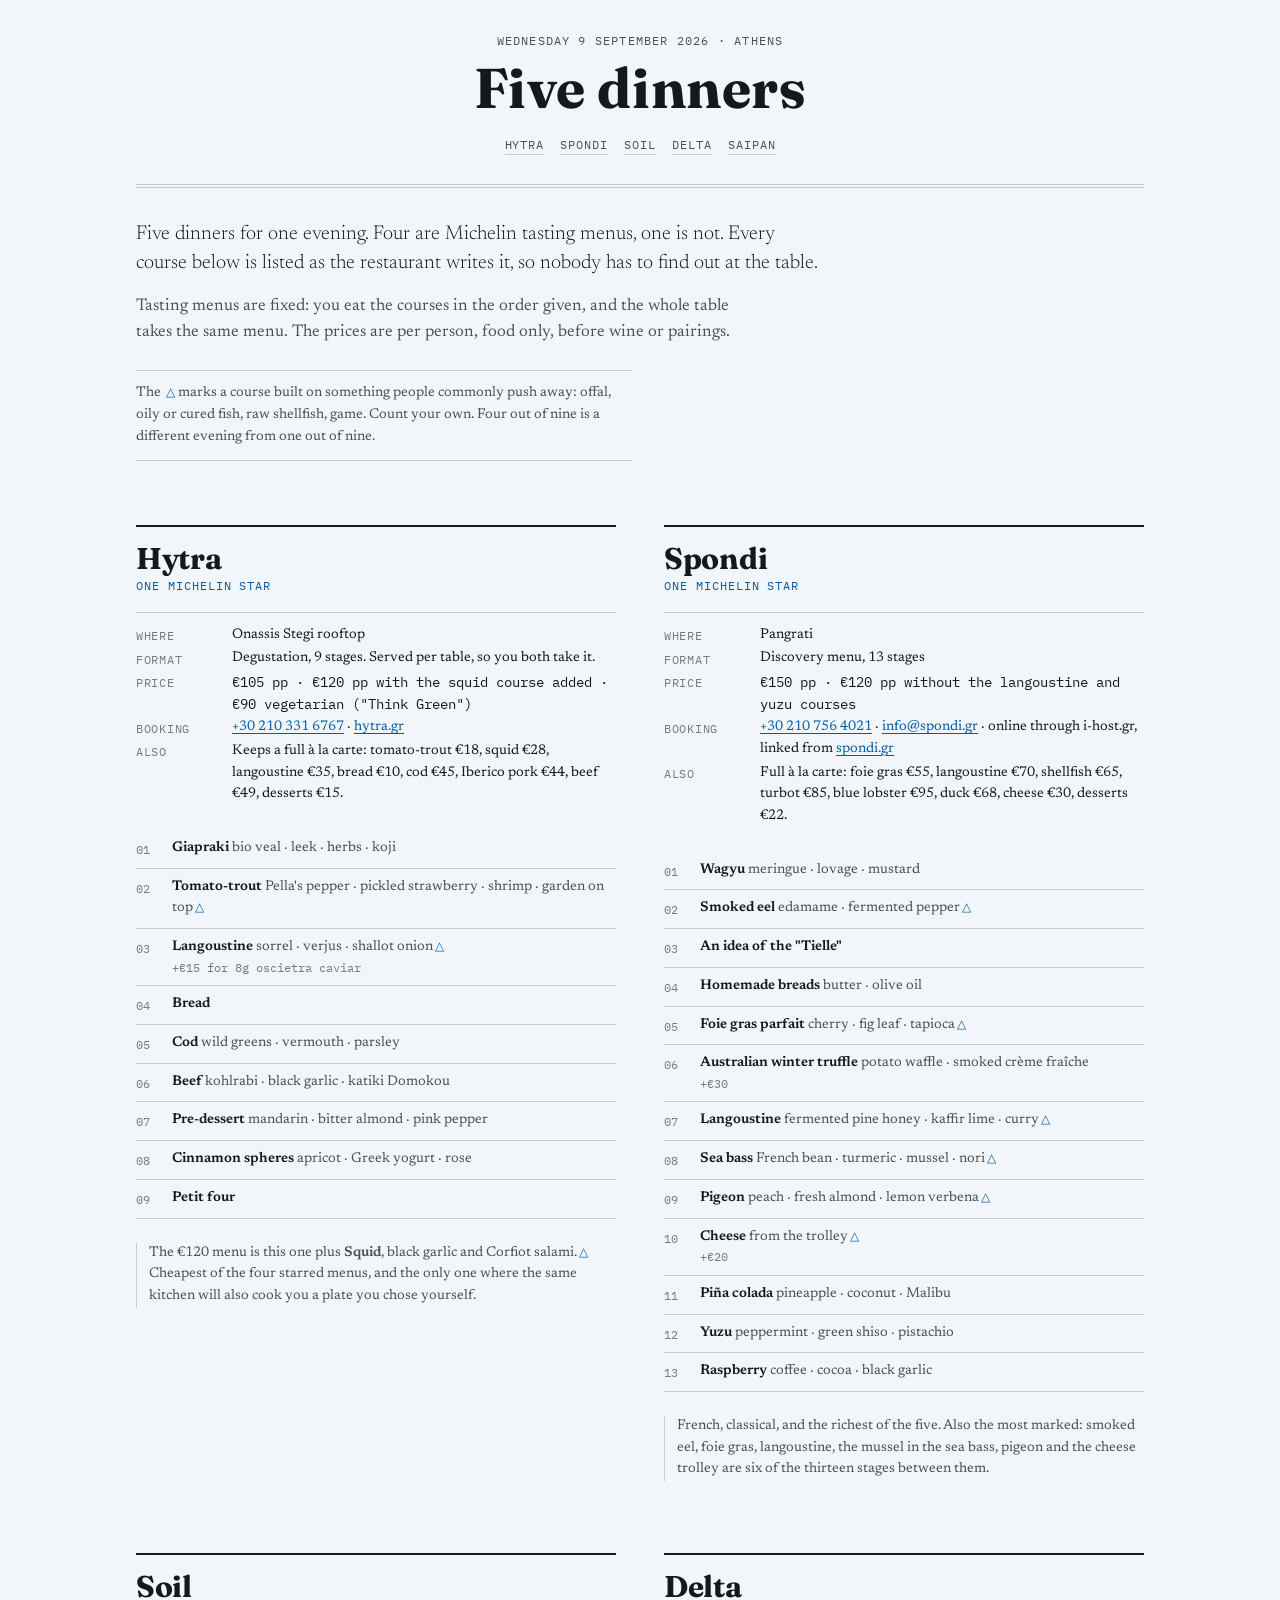
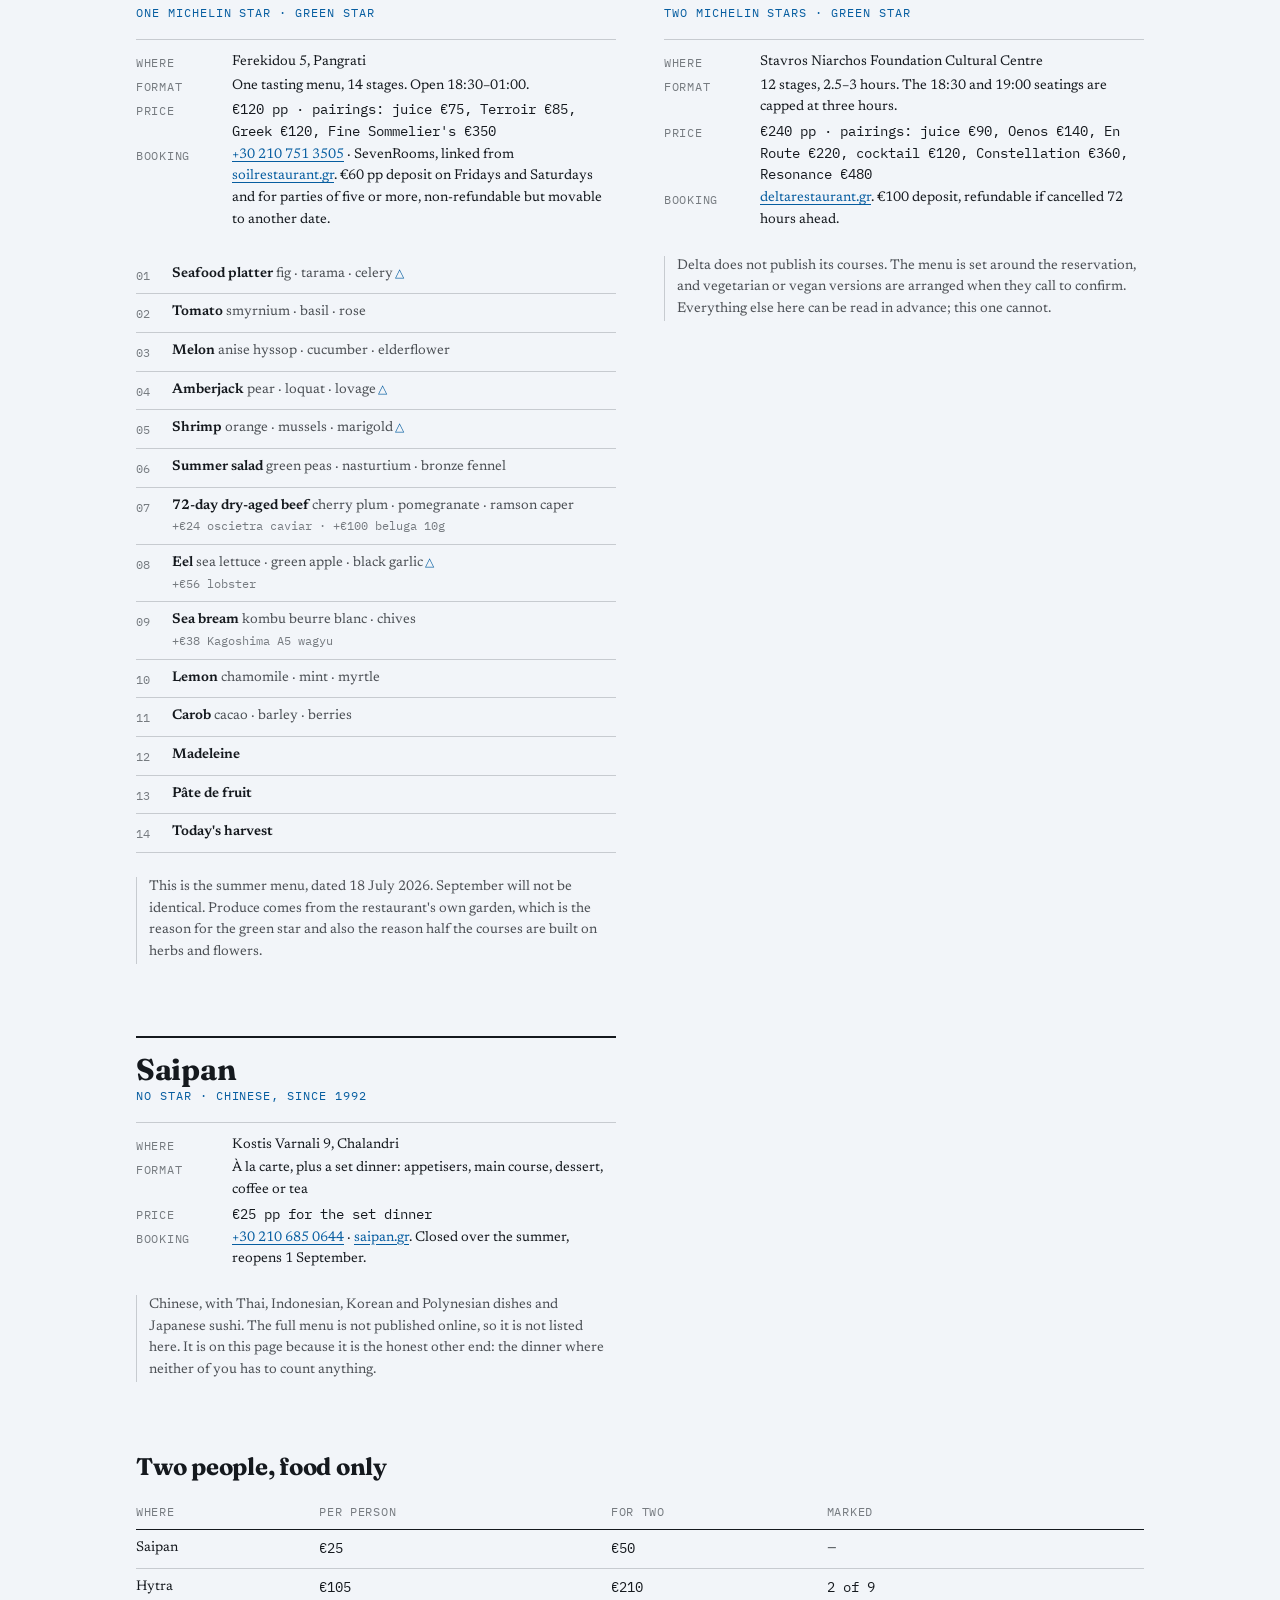
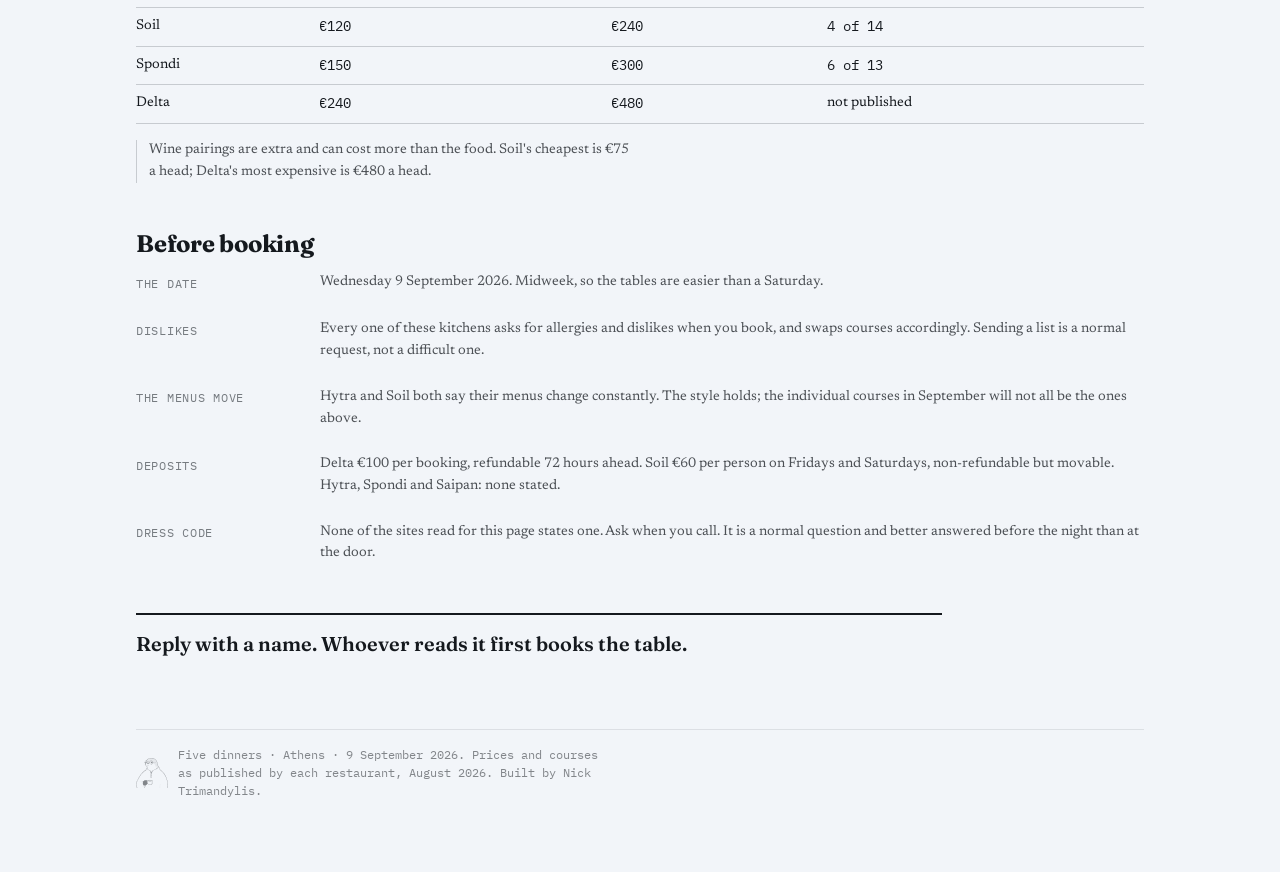
<file: five-dinners/index.html>
<!DOCTYPE html>
<html lang="en">
<head>
<meta charset="utf-8">
<meta name="viewport" content="width=device-width, initial-scale=1">
<title>Five dinners · 9 September</title>
<link rel="icon" href="../favicon.svg" type="image/svg+xml">
<meta name="description" content="Five Athens dinners for one evening, with every course listed as the restaurant writes it. Four Michelin tasting menus and one that is not.">
<meta property="og:type" content="website">
<meta property="og:url" content="https://pitch.nicktrim.com/five-dinners/">
<meta property="og:title" content="Five dinners · 9 September">
<meta property="og:description" content="Four Michelin tasting menus and one that is not. Every course listed. Pick one.">
<meta property="og:image" content="https://pitch.nicktrim.com/five-dinners/og.png">
<meta property="og:image:width" content="1200">
<meta property="og:image:height" content="1200">
<meta name="twitter:card" content="summary_large_image">
<link rel="preconnect" href="https://fonts.googleapis.com">
<link rel="preconnect" href="https://fonts.gstatic.com" crossorigin>
<link href="https://fonts.googleapis.com/css2?family=Fraunces:opsz,wght@9..144,600;9..144,700&family=Newsreader:opsz,wght@6..72,300;6..72,400;6..72,600&family=IBM+Plex+Mono:wght@400;500&display=swap" rel="stylesheet">
<style>
/* Hallmark · genre: editorial · macrostructure: Catalogue · theme: Newsprint · enrichment: none · nav: N6 · footer: Ft4
 * pre-emit critique: P5 H4 E5 S5 R5 V4
 * tone: dry, factual · anchor hue: cool slate 250 · accent: steel blue
 */

:root {
  --color-paper:   oklch(97%  0.006 250);
  --color-paper-2: oklch(94%  0.008 250);
  --color-rule:    oklch(84%  0.008 250);
  --color-neutral: oklch(58%  0.010 250);
  --color-muted:   oklch(43%  0.010 250);
  --color-ink:     oklch(21%  0.012 255);
  --color-accent:  oklch(47%  0.130 250);
  --color-focus:   oklch(55%  0.170 250);

  --font-display: "Fraunces", Georgia, serif;
  --font-body:    "Newsreader", Georgia, serif;
  --font-mono:    "IBM Plex Mono", ui-monospace, monospace;

  --text-xs:   0.75rem;
  --text-sm:   0.875rem;
  --text-base: 1.0625rem;
  --text-lg:   1.25rem;
  --text-xl:   1.5rem;
  --text-2xl:  1.875rem;
  --text-display-s: clamp(2.25rem, 8vw, 3.5rem);

  --space-3xs: 0.125rem;
  --space-2xs: 0.25rem;
  --space-xs:  0.5rem;
  --space-sm:  0.75rem;
  --space-md:  1rem;
  --space-lg:  1.5rem;
  --space-xl:  2rem;
  --space-2xl: 3rem;
  --space-3xl: 4.5rem;

  --rule-hair: 1px;
  --page-gutter: clamp(1rem, 4vw, 2.5rem);
  --measure: 62ch;
  --ease-out: cubic-bezier(0.2, 0, 0, 1);
  --dur-fast: 120ms;
}

*, *::before, *::after { box-sizing: border-box; }

html, body {
  overflow-x: clip;
  margin: 0;
}

body {
  background: var(--color-paper);
  color: var(--color-ink);
  font-family: var(--font-body);
  font-size: var(--text-base);
  font-weight: 400;
  line-height: 1.55;
  font-optical-sizing: auto;
  -webkit-text-size-adjust: 100%;
}

.page {
  max-width: 68rem;
  margin: 0 auto;
  padding: 0 var(--page-gutter) var(--space-3xl);
}

h1, h2, h3 {
  font-family: var(--font-display);
  font-style: normal;
  font-weight: 700;
  line-height: 1.05;
  letter-spacing: -0.01em;
  overflow-wrap: anywhere;
  min-width: 0;
  margin: 0;
}

p { margin: 0 0 var(--space-md); max-width: var(--measure); }

a {
  color: var(--color-accent);
  text-decoration: underline;
  text-underline-offset: 0.18em;
  text-decoration-thickness: 1px;
}
a:hover { text-decoration-thickness: 2px; }
a:focus-visible {
  outline: 2px solid var(--color-focus);
  outline-offset: 3px;
  border-radius: 2px;
}

.muted { color: var(--color-muted); }
.mono  { font-family: var(--font-mono); font-variant-numeric: tabular-nums; }

/* — N6 masthead ————————————————————————————— */

.mast {
  display: grid;
  gap: var(--space-xs);
  text-align: center;
  padding: var(--space-xl) 0 0;
}

.mast-line {
  font-family: var(--font-mono);
  font-size: var(--text-xs);
  letter-spacing: 0.1em;
  text-transform: uppercase;
  color: var(--color-muted);
  margin: 0;
  max-width: none;
}

.mast-name {
  font-size: var(--text-display-s);
  letter-spacing: 0.01em;
}

.mast-nav ul {
  display: flex;
  flex-wrap: wrap;
  justify-content: center;
  gap: var(--space-xs) var(--space-md);
  list-style: none;
  padding: 0;
  margin: var(--space-xs) 0 0;
}

.mast-nav a {
  font-family: var(--font-mono);
  font-size: var(--text-xs);
  letter-spacing: 0.08em;
  text-transform: uppercase;
  white-space: nowrap;
  color: var(--color-muted);
  text-decoration: none;
  border-bottom: var(--rule-hair) solid var(--color-rule);
  padding-bottom: var(--space-3xs);
}
.mast-nav a:hover { color: var(--color-ink); border-bottom-color: var(--color-accent); }

.rule-double {
  border: 0;
  border-top: var(--rule-hair) solid var(--color-rule);
  border-bottom: var(--rule-hair) solid var(--color-rule);
  height: 4px;
  margin: var(--space-md) 0 0;
}

/* — standfirst ————————————————————————————— */

.standfirst {
  padding: var(--space-xl) 0 var(--space-lg);
}

.standfirst p:first-child {
  font-size: var(--text-lg);
  line-height: 1.45;
  font-weight: 300;
}

.key {
  border-top: var(--rule-hair) solid var(--color-rule);
  border-bottom: var(--rule-hair) solid var(--color-rule);
  padding: var(--space-sm) 0;
  margin-top: var(--space-lg);
  font-size: var(--text-sm);
  color: var(--color-muted);
  max-width: var(--measure);
}

.mark {
  font-family: var(--font-mono);
  color: var(--color-accent);
  text-decoration: none;
  border: 0;
  font-size: 0.85em;
  padding-left: 0.15em;
}

/* — catalogue of entries ——————————————————— */

.entries {
  display: grid;
  grid-template-columns: minmax(0, 1fr);
  gap: var(--space-2xl);
  align-items: start;
  padding-top: var(--space-lg);
}

@media (min-width: 48rem) {
  .facts { grid-template-columns: 7.5rem minmax(0, 1fr); }
}

@media (min-width: 62rem) {
  .entries {
    grid-template-columns: repeat(2, minmax(0, 1fr));
    column-gap: var(--space-2xl);
    row-gap: var(--space-3xl);
  }
}

.entry {
  border-top: 2px solid var(--color-ink);
  padding-top: var(--space-md);
  min-width: 0;
}

.entry-name {
  font-size: var(--text-2xl);
  margin-bottom: var(--space-3xs);
}

.entry-stars {
  font-family: var(--font-mono);
  font-size: var(--text-xs);
  letter-spacing: 0.08em;
  text-transform: uppercase;
  color: var(--color-accent);
  margin: 0 0 var(--space-md);
  max-width: none;
}

.facts {
  display: grid;
  grid-template-columns: 5.25rem minmax(0, 1fr);
  gap: var(--space-3xs) var(--space-sm);
  margin: 0 0 var(--space-lg);
  font-size: var(--text-sm);
  border-top: var(--rule-hair) solid var(--color-rule);
  padding-top: var(--space-sm);
}
.facts dt {
  font-family: var(--font-mono);
  font-size: var(--text-xs);
  letter-spacing: 0.06em;
  text-transform: uppercase;
  color: var(--color-neutral);
  padding-top: 0.2em;
}
.facts dd { margin: 0; min-width: 0; }
.facts .price { font-family: var(--font-mono); font-variant-numeric: tabular-nums; }

.courses {
  list-style: none;
  counter-reset: course;
  padding: 0;
  margin: 0 0 var(--space-lg);
  font-size: var(--text-sm);
}

.courses li {
  counter-increment: course;
  display: grid;
  grid-template-columns: 1.75rem minmax(0, 1fr);
  gap: var(--space-xs);
  padding: var(--space-xs) 0;
  border-bottom: var(--rule-hair) solid var(--color-rule);
}

.courses li::before {
  content: counter(course, decimal-leading-zero);
  font-family: var(--font-mono);
  font-size: var(--text-xs);
  color: var(--color-neutral);
  padding-top: 0.25em;
}

.dish { font-weight: 600; }
.detail { color: var(--color-muted); }
.supp {
  font-family: var(--font-mono);
  font-size: var(--text-xs);
  color: var(--color-neutral);
  display: block;
}

.note {
  font-size: var(--text-sm);
  color: var(--color-muted);
  border-left: var(--rule-hair) solid var(--color-rule);
  padding-left: var(--space-sm);
  margin: 0;
}

/* — totals ————————————————————————————————— */

.totals { padding-top: var(--space-3xl); }

.totals h2, .practical h2 {
  font-size: var(--text-xl);
  margin-bottom: var(--space-md);
}

.scroller { overflow-x: auto; }

table {
  border-collapse: collapse;
  width: 100%;
  min-width: 21rem;
  font-size: var(--text-sm);
  font-variant-numeric: tabular-nums;
}

th, td {
  text-align: left;
  padding: var(--space-xs) var(--space-sm) var(--space-xs) 0;
  border-bottom: var(--rule-hair) solid var(--color-rule);
}

thead th {
  font-family: var(--font-mono);
  font-size: var(--text-xs);
  letter-spacing: 0.06em;
  text-transform: uppercase;
  color: var(--color-neutral);
  font-weight: 400;
  border-bottom: var(--rule-hair) solid var(--color-ink);
}

td.num { font-family: var(--font-mono); white-space: nowrap; }

/* — practical ——————————————————————————————— */

.practical { padding-top: var(--space-2xl); }

.practical dl {
  display: grid;
  grid-template-columns: minmax(0, 1fr);
  gap: var(--space-md);
  margin: 0;
  font-size: var(--text-sm);
}

@media (min-width: 48rem) {
  .practical dl { grid-template-columns: 10rem minmax(0, 1fr); column-gap: var(--space-lg); row-gap: var(--space-lg); }
  .practical dt { margin-bottom: 0; padding-top: 0.2em; }
}

.practical dt {
  font-family: var(--font-mono);
  font-size: var(--text-xs);
  letter-spacing: 0.06em;
  text-transform: uppercase;
  color: var(--color-neutral);
  margin-bottom: var(--space-3xs);
}
.practical dd { margin: 0; color: var(--color-muted); }

.close {
  font-family: var(--font-display);
  font-weight: 600;
  font-size: var(--text-lg);
  line-height: 1.3;
  margin: var(--space-2xl) 0 0;
  padding-top: var(--space-md);
  border-top: 2px solid var(--color-ink);
  max-width: var(--measure);
}

.facts a { white-space: nowrap; }

/* — Ft4 colophon ————————————————————————————— */

.colophon {
  display: flex;
  align-items: center;
  gap: 0.6rem;
  opacity: 0.5;
  margin-top: var(--space-3xl);
  padding-top: var(--space-md);
  border-top: var(--rule-hair) solid var(--color-rule);
  font-family: var(--font-mono);
  font-size: var(--text-xs);
  line-height: 1.5;
}

.seal { width: 32px; height: auto; flex: none; }

@media (prefers-reduced-motion: reduce) {
  * { transition-duration: 0.01ms !important; animation-duration: 0.01ms !important; }
}
</style>
</head>
<body>
<div class="page">

<header class="mast">
  <p class="mast-line">Wednesday 9 September 2026 · Athens</p>
  <h1 class="mast-name">Five dinners</h1>
  <nav class="mast-nav" aria-label="The five">
    <ul>
      <li><a href="#hytra">Hytra</a></li>
      <li><a href="#spondi">Spondi</a></li>
      <li><a href="#soil">Soil</a></li>
      <li><a href="#delta">Delta</a></li>
      <li><a href="#saipan">Saipan</a></li>
    </ul>
  </nav>
  <hr class="rule-double" aria-hidden="true">
</header>

<main>

<section class="standfirst">
  <p>Five dinners for one evening. Four are Michelin tasting menus, one is not. Every course below is listed as the restaurant writes it, so nobody has to find out at the table.</p>
  <p class="muted">Tasting menus are fixed: you eat the courses in the order given, and the whole table takes the same menu. The prices are per person, food only, before wine or pairings.</p>
  <p class="key">The <span class="mark">△</span> marks a course built on something people commonly push away: offal, oily or cured fish, raw shellfish, game. Count your own. Four out of nine is a different evening from one out of nine.</p>
</section>

<section class="entries" aria-label="The five dinners">

  <article class="entry" id="hytra">
    <h2 class="entry-name">Hytra</h2>
    <p class="entry-stars">One Michelin star</p>
    <dl class="facts">
      <dt>Where</dt><dd>Onassis Stegi rooftop</dd>
      <dt>Format</dt><dd>Degustation, 9 stages. Served per table, so you both take it.</dd>
      <dt>Price</dt><dd class="price">€105 pp · €120 pp with the squid course added · €90 vegetarian ("Think Green")</dd>
      <dt>Booking</dt><dd><a href="tel:+302103316767">+30 210 331 6767</a> · <a href="https://www.hytra.gr/">hytra.gr</a></dd>
      <dt>Also</dt><dd>Keeps a full à la carte: tomato-trout €18, squid €28, langoustine €35, bread €10, cod €45, Iberico pork €44, beef €49, desserts €15.</dd>
    </dl>
    <ol class="courses">
      <li><span><span class="dish">Giapraki</span> <span class="detail">bio veal · leek · herbs · koji</span></span></li>
      <li><span><span class="dish">Tomato-trout</span> <span class="detail">Pella's pepper · pickled strawberry · shrimp · garden on top</span><abbr class="mark" title="commonly refused ingredient">△</abbr></span></li>
      <li><span><span class="dish">Langoustine</span> <span class="detail">sorrel · verjus · shallot onion</span><abbr class="mark" title="commonly refused ingredient">△</abbr><span class="supp">+€15 for 8g oscietra caviar</span></span></li>
      <li><span><span class="dish">Bread</span></span></li>
      <li><span><span class="dish">Cod</span> <span class="detail">wild greens · vermouth · parsley</span></span></li>
      <li><span><span class="dish">Beef</span> <span class="detail">kohlrabi · black garlic · katiki Domokou</span></span></li>
      <li><span><span class="dish">Pre-dessert</span> <span class="detail">mandarin · bitter almond · pink pepper</span></span></li>
      <li><span><span class="dish">Cinnamon spheres</span> <span class="detail">apricot · Greek yogurt · rose</span></span></li>
      <li><span><span class="dish">Petit four</span></span></li>
    </ol>
    <p class="note">The €120 menu is this one plus <span class="dish">Squid</span>, black garlic and Corfiot salami.<abbr class="mark" title="commonly refused ingredient">△</abbr> Cheapest of the four starred menus, and the only one where the same kitchen will also cook you a plate you chose yourself.</p>
  </article>

  <article class="entry" id="spondi">
    <h2 class="entry-name">Spondi</h2>
    <p class="entry-stars">One Michelin star</p>
    <dl class="facts">
      <dt>Where</dt><dd>Pangrati</dd>
      <dt>Format</dt><dd>Discovery menu, 13 stages</dd>
      <dt>Price</dt><dd class="price">€150 pp · €120 pp without the langoustine and yuzu courses</dd>
      <dt>Booking</dt><dd><a href="tel:+302107564021">+30 210 756 4021</a> · <a href="mailto:info@spondi.gr">info@spondi.gr</a> · online through i-host.gr, linked from <a href="https://www.spondi.gr/en/">spondi.gr</a></dd>
      <dt>Also</dt><dd>Full à la carte: foie gras €55, langoustine €70, shellfish €65, turbot €85, blue lobster €95, duck €68, cheese €30, desserts €22.</dd>
    </dl>
    <ol class="courses">
      <li><span><span class="dish">Wagyu</span> <span class="detail">meringue · lovage · mustard</span></span></li>
      <li><span><span class="dish">Smoked eel</span> <span class="detail">edamame · fermented pepper</span><abbr class="mark" title="commonly refused ingredient">△</abbr></span></li>
      <li><span><span class="dish">An idea of the "Tielle"</span></span></li>
      <li><span><span class="dish">Homemade breads</span> <span class="detail">butter · olive oil</span></span></li>
      <li><span><span class="dish">Foie gras parfait</span> <span class="detail">cherry · fig leaf · tapioca</span><abbr class="mark" title="commonly refused ingredient">△</abbr></span></li>
      <li><span><span class="dish">Australian winter truffle</span> <span class="detail">potato waffle · smoked crème fraîche</span><span class="supp">+€30</span></span></li>
      <li><span><span class="dish">Langoustine</span> <span class="detail">fermented pine honey · kaffir lime · curry</span><abbr class="mark" title="commonly refused ingredient">△</abbr></span></li>
      <li><span><span class="dish">Sea bass</span> <span class="detail">French bean · turmeric · mussel · nori</span><abbr class="mark" title="commonly refused ingredient">△</abbr></span></li>
      <li><span><span class="dish">Pigeon</span> <span class="detail">peach · fresh almond · lemon verbena</span><abbr class="mark" title="commonly refused ingredient">△</abbr></span></li>
      <li><span><span class="dish">Cheese</span> <span class="detail">from the trolley</span><abbr class="mark" title="commonly refused ingredient">△</abbr><span class="supp">+€20</span></span></li>
      <li><span><span class="dish">Piña colada</span> <span class="detail">pineapple · coconut · Malibu</span></span></li>
      <li><span><span class="dish">Yuzu</span> <span class="detail">peppermint · green shiso · pistachio</span></span></li>
      <li><span><span class="dish">Raspberry</span> <span class="detail">coffee · cocoa · black garlic</span></span></li>
    </ol>
    <p class="note">French, classical, and the richest of the five. Also the most marked: smoked eel, foie gras, langoustine, the mussel in the sea bass, pigeon and the cheese trolley are six of the thirteen stages between them.</p>
  </article>

  <article class="entry" id="soil">
    <h2 class="entry-name">Soil</h2>
    <p class="entry-stars">One Michelin star · Green star</p>
    <dl class="facts">
      <dt>Where</dt><dd>Ferekidou 5, Pangrati</dd>
      <dt>Format</dt><dd>One tasting menu, 14 stages. Open 18:30–01:00.</dd>
      <dt>Price</dt><dd class="price">€120 pp · pairings: juice €75, Terroir €85, Greek €120, Fine Sommelier's €350</dd>
      <dt>Booking</dt><dd><a href="tel:+302107513505">+30 210 751 3505</a> · SevenRooms, linked from <a href="https://soilrestaurant.gr/">soilrestaurant.gr</a>. €60 pp deposit on Fridays and Saturdays and for parties of five or more, non-refundable but movable to another date.</dd>
    </dl>
    <ol class="courses">
      <li><span><span class="dish">Seafood platter</span> <span class="detail">fig · tarama · celery</span><abbr class="mark" title="commonly refused ingredient">△</abbr></span></li>
      <li><span><span class="dish">Tomato</span> <span class="detail">smyrnium · basil · rose</span></span></li>
      <li><span><span class="dish">Melon</span> <span class="detail">anise hyssop · cucumber · elderflower</span></span></li>
      <li><span><span class="dish">Amberjack</span> <span class="detail">pear · loquat · lovage</span><abbr class="mark" title="commonly refused ingredient">△</abbr></span></li>
      <li><span><span class="dish">Shrimp</span> <span class="detail">orange · mussels · marigold</span><abbr class="mark" title="commonly refused ingredient">△</abbr></span></li>
      <li><span><span class="dish">Summer salad</span> <span class="detail">green peas · nasturtium · bronze fennel</span></span></li>
      <li><span><span class="dish">72-day dry-aged beef</span> <span class="detail">cherry plum · pomegranate · ramson caper</span><span class="supp">+€24 oscietra caviar · +€100 beluga 10g</span></span></li>
      <li><span><span class="dish">Eel</span> <span class="detail">sea lettuce · green apple · black garlic</span><abbr class="mark" title="commonly refused ingredient">△</abbr><span class="supp">+€56 lobster</span></span></li>
      <li><span><span class="dish">Sea bream</span> <span class="detail">kombu beurre blanc · chives</span><span class="supp">+€38 Kagoshima A5 wagyu</span></span></li>
      <li><span><span class="dish">Lemon</span> <span class="detail">chamomile · mint · myrtle</span></span></li>
      <li><span><span class="dish">Carob</span> <span class="detail">cacao · barley · berries</span></span></li>
      <li><span><span class="dish">Madeleine</span></span></li>
      <li><span><span class="dish">Pâte de fruit</span></span></li>
      <li><span><span class="dish">Today's harvest</span></span></li>
    </ol>
    <p class="note">This is the summer menu, dated 18 July 2026. September will not be identical. Produce comes from the restaurant's own garden, which is the reason for the green star and also the reason half the courses are built on herbs and flowers.</p>
  </article>

  <article class="entry" id="delta">
    <h2 class="entry-name">Delta</h2>
    <p class="entry-stars">Two Michelin stars · Green star</p>
    <dl class="facts">
      <dt>Where</dt><dd>Stavros Niarchos Foundation Cultural Centre</dd>
      <dt>Format</dt><dd>12 stages, 2.5–3 hours. The 18:30 and 19:00 seatings are capped at three hours.</dd>
      <dt>Price</dt><dd class="price">€240 pp · pairings: juice €90, Oenos €140, En Route €220, cocktail €120, Constellation €360, Resonance €480</dd>
      <dt>Booking</dt><dd><a href="https://deltarestaurant.gr/portfolio/reservations/">deltarestaurant.gr</a>. €100 deposit, refundable if cancelled 72 hours ahead.</dd>
    </dl>
    <p class="note">Delta does not publish its courses. The menu is set around the reservation, and vegetarian or vegan versions are arranged when they call to confirm. Everything else here can be read in advance; this one cannot.</p>
  </article>

  <article class="entry" id="saipan">
    <h2 class="entry-name">Saipan</h2>
    <p class="entry-stars">No star · Chinese, since 1992</p>
    <dl class="facts">
      <dt>Where</dt><dd>Kostis Varnali 9, Chalandri</dd>
      <dt>Format</dt><dd>À la carte, plus a set dinner: appetisers, main course, dessert, coffee or tea</dd>
      <dt>Price</dt><dd class="price">€25 pp for the set dinner</dd>
      <dt>Booking</dt><dd><a href="tel:+302106850644">+30 210 685 0644</a> · <a href="https://www.saipan.gr/index.php/restaurant/">saipan.gr</a>. Closed over the summer, reopens 1 September.</dd>
    </dl>
    <p class="note">Chinese, with Thai, Indonesian, Korean and Polynesian dishes and Japanese sushi. The full menu is not published online, so it is not listed here. It is on this page because it is the honest other end: the dinner where neither of you has to count anything.</p>
  </article>

</section>

<section class="totals">
  <h2>Two people, food only</h2>
  <div class="scroller">
    <table>
      <thead>
        <tr><th scope="col">Where</th><th scope="col">Per person</th><th scope="col">For two</th><th scope="col">Marked</th></tr>
      </thead>
      <tbody>
        <tr><td>Saipan</td><td class="num">€25</td><td class="num">€50</td><td>—</td></tr>
        <tr><td>Hytra</td><td class="num">€105</td><td class="num">€210</td><td class="num">2 of 9</td></tr>
        <tr><td>Soil</td><td class="num">€120</td><td class="num">€240</td><td class="num">4 of 14</td></tr>
        <tr><td>Spondi</td><td class="num">€150</td><td class="num">€300</td><td class="num">6 of 13</td></tr>
        <tr><td>Delta</td><td class="num">€240</td><td class="num">€480</td><td>not published</td></tr>
      </tbody>
    </table>
  </div>
  <p class="note" style="margin-top: var(--space-md)">Wine pairings are extra and can cost more than the food. Soil's cheapest is €75 a head; Delta's most expensive is €480 a head.</p>
</section>

<section class="practical">
  <h2>Before booking</h2>
  <dl>
    <dt>The date</dt>
    <dd>Wednesday 9 September 2026. Midweek, so the tables are easier than a Saturday.</dd>
    <dt>Dislikes</dt>
    <dd>Every one of these kitchens asks for allergies and dislikes when you book, and swaps courses accordingly. Sending a list is a normal request, not a difficult one.</dd>
    <dt>The menus move</dt>
    <dd>Hytra and Soil both say their menus change constantly. The style holds; the individual courses in September will not all be the ones above.</dd>
    <dt>Deposits</dt>
    <dd>Delta €100 per booking, refundable 72 hours ahead. Soil €60 per person on Fridays and Saturdays, non-refundable but movable. Hytra, Spondi and Saipan: none stated.</dd>
    <dt>Dress code</dt>
    <dd>None of the sites read for this page states one. Ask when you call. It is a normal question and better answered before the night than at the door.</dd>
  </dl>
  <p class="close">Reply with a name. Whoever reads it first books the table.</p>
</section>

</main>

<footer class="colophon">
  <svg class="seal" aria-hidden="true" xmlns="http://www.w3.org/2000/svg" width="427" height="406" viewBox="0 0 427 406" fill="currentColor" role="img" aria-label="seal"><path fill-rule="evenodd" opacity="0.12" d="M425.0,405.5L422.5,405.0L422.5,400.0L421.5,399.0L422.5,397.0L422.5,366.0L421.5,365.0L422.5,362.0L421.5,361.0L422.5,359.0L421.5,358.0L421.5,352.0L420.5,351.0L421.5,348.0L419.5,341.0L420.5,339.0L419.5,338.0L419.5,331.0L418.5,330.0L419.5,328.0L417.5,324.0L418.5,323.0L416.5,319.0L417.5,318.0L415.5,314.0L416.5,313.0L413.5,305.0L414.5,303.0L412.5,298.0L412.5,295.0L409.5,289.0L407.5,277.0L405.5,275.0L405.5,273.0L403.5,270.0L403.5,266.0L400.5,262.0L401.5,261.0L398.5,256.0L398.5,254.0L392.5,244.0L390.5,237.0L380.5,223.0L379.5,219.0L377.5,218.0L376.5,215.0L374.5,214.0L373.5,211.0L371.5,210.0L370.5,207.0L367.5,205.0L367.5,203.0L362.5,199.0L360.5,195.0L340.0,175.5L338.0,172.5L334.0,170.5L332.0,167.5L326.0,163.5L319.0,156.5L317.0,156.5L315.5,155.0L316.5,154.0L315.5,153.0L315.5,148.0L311.5,142.0L308.5,133.0L309.5,132.0L308.5,129.0L304.5,121.0L302.0,120.5L300.0,118.5L298.5,119.0L299.5,126.0L291.0,134.5L286.0,138.5L284.0,138.5L283.5,140.0L279.0,143.5L272.0,147.5L270.0,147.5L259.0,154.5L257.0,154.5L252.0,157.5L249.0,157.5L245.0,160.5L236.0,162.5L234.0,164.5L233.0,163.5L231.0,165.5L229.0,165.5L223.5,169.0L220.5,175.0L218.5,184.0L216.5,186.0L217.5,187.0L213.5,195.0L212.5,202.0L210.5,205.0L210.5,217.0L209.5,218.0L209.5,226.0L210.5,227.0L207.5,231.0L207.5,237.0L206.5,238.0L207.5,243.0L206.5,244.0L206.5,251.0L205.5,252.0L205.5,255.0L206.5,256.0L205.5,257.0L205.5,263.0L204.0,266.5L203.0,265.5L202.0,266.5L201.0,265.5L198.0,265.5L197.0,266.5L194.5,264.0L195.5,263.0L194.5,262.0L195.5,261.0L195.5,252.0L196.5,251.0L195.5,246.0L197.5,239.0L196.5,236.0L197.5,235.0L197.5,230.0L195.5,228.0L195.5,225.0L196.5,224.0L195.5,221.0L196.5,220.0L196.5,214.0L197.5,213.0L196.5,207.0L198.5,204.0L197.5,203.0L198.5,202.0L196.5,199.0L195.5,191.0L192.5,185.0L191.5,179.0L189.5,176.0L189.5,172.0L185.0,166.5L182.0,165.5L181.0,166.5L179.0,164.5L176.0,164.5L174.0,162.5L173.0,163.5L165.0,158.5L164.0,159.5L154.0,152.5L148.5,146.0L146.5,145.0L145.5,140.0L147.5,136.0L147.0,134.5L141.0,138.5L140.5,142.0L138.5,145.0L139.5,146.0L138.5,147.0L138.5,151.0L136.5,155.0L135.5,162.0L133.0,162.5L121.0,171.5L115.0,174.5L105.0,182.5L104.0,184.5L100.0,186.5L92.0,195.5L90.0,195.5L87.5,199.0L83.5,202.0L80.5,207.0L75.5,211.0L72.5,216.0L64.5,225.0L56.5,238.0L54.5,239.0L49.5,249.0L46.5,252.0L46.5,254.0L41.5,261.0L39.5,267.0L36.5,270.0L32.5,280.0L28.5,285.0L28.5,287.0L26.5,289.0L22.5,299.0L19.5,302.0L18.5,306.0L16.5,308.0L17.5,309.0L15.5,311.0L12.5,320.0L10.5,322.0L10.5,325.0L8.5,327.0L7.5,334.0L5.5,338.0L6.5,339.0L4.5,343.0L5.5,345.0L3.5,352.0L4.5,353.0L3.5,361.0L5.5,366.0L4.5,368.0L6.5,372.0L5.5,373.0L7.5,376.0L8.5,382.0L12.5,388.0L12.5,390.0L15.5,392.0L16.5,396.0L26.5,405.0L20.0,405.5L18.5,403.0L16.5,402.0L16.5,400.0L11.5,395.0L6.5,387.0L6.5,385.0L2.5,377.0L3.5,376.0L2.5,373.0L0.5,370.0L-0.5,350.0L0.5,349.0L0.5,344.0L1.5,343.0L0.5,342.0L2.5,337.0L2.5,334.0L6.5,325.0L5.5,324.0L7.5,322.0L6.5,321.0L10.5,315.0L11.5,310.0L14.5,306.0L14.5,304.0L19.5,296.0L23.5,286.0L26.5,283.0L26.5,281.0L29.5,277.0L30.5,273.0L32.5,271.0L36.5,262.0L39.5,259.0L39.5,257.0L45.5,248.0L46.5,244.0L49.5,241.0L54.5,232.0L58.5,228.0L59.5,225.0L63.5,221.0L64.5,218.0L66.5,217.0L68.5,213.0L71.5,211.0L74.5,206.0L78.5,203.0L94.0,186.5L99.0,183.5L100.0,181.5L106.0,177.5L107.0,175.5L115.0,170.5L116.0,168.5L119.0,166.5L121.0,166.5L131.5,159.0L135.5,147.0L134.5,146.0L136.5,143.0L136.5,140.0L138.5,136.0L147.5,129.0L147.5,119.0L146.0,118.5L144.0,115.5L142.0,115.5L141.5,114.0L133.5,107.0L128.0,96.5L126.0,98.5L123.5,98.0L127.5,95.0L126.5,92.0L127.5,90.0L123.0,90.5L121.0,92.5L118.5,92.0L122.0,89.5L126.0,88.5L127.5,87.0L126.5,85.0L127.5,83.0L126.0,82.5L125.0,83.5L123.0,82.5L120.0,84.5L114.5,84.0L116.0,82.5L117.0,83.5L120.0,81.5L121.0,82.5L122.0,81.5L127.0,81.5L128.5,78.0L122.5,74.0L118.5,67.0L117.5,59.0L114.5,57.0L114.5,55.0L117.5,54.0L120.5,45.0L125.0,40.5L134.0,35.5L138.0,35.5L143.5,28.0L144.5,25.0L157.0,13.5L162.0,11.5L165.0,8.5L169.0,7.5L171.0,5.5L177.0,4.5L187.0,0.5L191.0,0.5L192.0,-0.5L194.0,0.5L195.0,-0.5L217.0,-0.5L218.0,0.5L219.0,-0.5L224.0,1.5L235.0,3.5L254.0,13.5L255.0,15.5L258.0,16.5L259.5,19.0L264.5,23.0L267.5,28.0L271.5,32.0L272.5,35.0L274.5,36.0L274.5,38.0L280.5,48.0L280.5,50.0L283.5,56.0L283.5,59.0L286.5,65.0L285.5,66.0L287.5,69.0L287.5,72.0L288.5,73.0L287.5,74.0L290.5,81.0L290.5,86.0L293.5,94.0L292.5,95.0L294.5,100.0L294.5,105.0L295.5,106.0L296.5,113.0L299.0,115.5L305.0,117.5L310.5,123.0L312.5,129.0L311.5,130.0L314.5,139.0L316.5,141.0L317.5,146.0L319.5,148.0L319.5,152.0L348.0,176.5L353.5,183.0L362.5,191.0L362.5,193.0L364.5,194.0L368.5,200.0L374.5,206.0L380.5,216.0L383.5,219.0L384.5,222.0L387.5,225.0L390.5,230.0L390.5,232.0L397.5,243.0L400.5,251.0L402.5,253.0L402.5,256.0L404.5,259.0L404.5,261.0L406.5,263.0L407.5,269.0L412.5,281.0L414.5,292.0L416.5,295.0L416.5,298.0L419.5,307.0L419.5,312.0L420.5,313.0L420.5,319.0L421.5,320.0L420.5,321.0L423.5,331.0L422.5,332.0L424.5,339.0L423.5,340.0L424.5,341.0L424.5,348.0L425.5,349.0L425.5,356.0L426.5,357.0L426.5,399.0L425.5,400.0L425.0,405.5ZM131.5,54.0L133.5,45.0L137.0,38.5L136.0,39.5L135.0,38.5L127.0,42.5L126.5,44.0L123.5,46.0L120.5,54.0L131.5,54.0ZM183.5,60.0L184.0,58.5L187.0,58.5L188.5,57.0L188.5,54.0L190.5,52.0L190.5,50.0L194.5,46.0L194.5,44.0L193.0,42.5L190.0,43.5L184.5,50.0L182.5,56.0L183.5,58.0L182.5,60.0L183.5,60.0ZM205.5,198.0L210.5,180.0L212.5,178.0L212.5,175.0L215.0,171.5L217.0,172.5L219.5,170.0L218.5,169.0L220.0,166.5L223.0,165.5L225.0,162.5L226.0,163.5L230.0,160.5L231.0,161.5L234.0,159.5L235.0,160.5L239.0,157.5L240.0,158.5L242.0,156.5L251.0,154.5L252.0,152.5L253.0,153.5L255.0,152.5L256.0,150.5L259.0,150.5L261.0,148.5L265.0,147.5L266.0,145.5L270.0,144.5L271.0,142.5L272.0,143.5L276.0,139.5L280.0,137.5L283.0,133.5L285.0,134.5L286.5,133.0L285.5,132.0L287.5,131.0L287.5,129.0L286.0,128.5L284.0,129.5L284.5,127.0L288.0,126.5L290.0,130.5L291.5,129.0L290.0,128.5L289.5,127.0L291.0,127.5L290.5,126.0L292.0,124.5L293.5,125.0L292.0,123.5L290.0,125.5L288.5,124.0L291.0,121.5L292.5,122.0L291.5,121.0L292.5,119.0L290.5,118.0L291.5,115.0L290.0,112.5L290.0,115.5L287.0,113.5L285.5,114.0L287.5,115.0L285.5,118.0L285.5,121.0L288.0,125.5L285.5,124.0L283.0,120.5L278.5,120.0L281.5,118.0L276.5,117.0L280.0,116.5L280.0,115.5L276.0,114.5L275.5,116.0L274.0,116.5L272.0,112.5L271.0,115.5L268.0,113.5L265.5,117.0L264.0,117.5L262.5,114.0L262.5,109.0L259.5,103.0L259.5,99.0L256.5,94.0L256.5,92.0L247.0,81.5L240.0,77.5L234.0,75.5L229.0,75.5L228.0,74.5L222.0,74.5L219.0,76.5L216.0,80.5L213.0,80.5L210.0,82.5L208.0,82.5L207.5,84.0L210.5,85.0L210.0,86.5L200.0,85.5L200.0,84.5L204.5,84.0L193.0,81.5L185.0,75.5L180.5,69.0L179.5,62.0L177.0,59.5L174.0,58.5L161.0,58.5L160.0,57.5L160.5,59.0L157.0,59.5L155.0,62.5L152.0,60.5L153.0,62.5L151.0,62.5L145.0,66.5L143.0,66.5L142.0,68.5L141.0,67.5L141.5,69.0L138.0,70.5L137.5,72.0L132.5,76.0L137.0,77.5L138.5,80.0L131.5,80.0L132.0,81.5L133.5,82.0L130.5,84.0L130.5,86.0L134.5,86.0L130.5,89.0L130.5,92.0L135.0,90.5L136.5,91.0L136.0,92.5L134.0,92.5L131.5,95.0L132.5,96.0L131.5,97.0L137.5,106.0L151.5,118.0L150.5,121.0L150.5,125.0L151.5,126.0L150.5,128.0L150.5,139.0L149.5,140.0L150.5,144.0L155.0,149.5L157.0,149.5L158.0,151.5L160.0,151.5L162.0,154.5L164.0,154.5L166.0,156.5L167.0,155.5L168.0,157.5L169.0,156.5L170.0,158.5L171.0,157.5L178.0,161.5L179.0,160.5L181.0,162.5L182.0,161.5L186.0,164.5L187.0,163.5L190.5,167.0L193.0,172.5L196.0,171.5L199.5,182.0L201.5,185.0L201.5,189.0L203.5,192.0L204.5,198.0L205.5,198.0ZM129.5,73.0L129.5,70.0L130.5,69.0L129.5,68.0L130.5,67.0L130.5,62.0L131.5,60.0L130.0,58.5L121.0,58.5L122.5,68.0L128.0,73.5L129.5,73.0ZM208.5,80.0L211.0,79.5L216.5,75.0L208.0,73.5L195.0,66.5L182.5,62.0L185.5,70.0L194.0,78.5L200.0,80.5L201.0,79.5L202.0,80.5L208.5,80.0ZM160.0,81.5L151.5,76.0L149.5,73.0L151.0,68.5L156.0,66.5L163.0,66.5L164.0,67.5L165.0,66.5L172.5,70.0L172.5,73.0L171.0,73.5L170.0,75.5L165.0,77.5L160.0,81.5ZM172.0,101.5L168.0,101.5L161.0,96.5L154.0,100.5L152.5,99.0L158.5,94.0L159.0,91.5L161.0,91.5L165.0,96.5L168.0,98.5L171.0,98.5L172.5,100.0L172.0,101.5ZM106.0,102.5L104.5,102.0L106.0,99.5L110.0,96.5L112.5,97.0L107.0,100.5L106.0,102.5ZM283.5,102.0L284.5,99.0L281.0,96.5L280.5,101.0L282.0,102.5L283.5,102.0ZM280.5,113.0L281.5,110.0L280.5,108.0L278.0,106.5L276.5,108.0L276.5,111.0L278.0,113.5L280.5,113.0ZM270.0,126.5L267.0,126.5L265.5,125.0L265.5,118.0L268.0,116.5L271.5,119.0L271.5,125.0L270.0,126.5ZM277.0,131.5L275.5,129.0L277.0,126.5L280.0,125.5L281.5,127.0L281.5,129.0L280.5,129.0L280.0,127.5L277.0,131.5ZM205.5,213.0L205.5,205.0L206.5,204.0L205.0,204.5L203.0,203.5L202.5,206.0L203.5,207.0L202.0,209.5L200.5,209.0L199.5,213.0L201.5,213.0L202.0,210.5L203.5,211.0L202.5,212.0L204.0,213.5L205.5,213.0ZM204.5,228.0L207.5,226.0L206.0,224.5L201.0,226.5L200.5,224.0L207.0,223.5L207.5,222.0L206.0,222.5L205.5,221.0L207.5,217.0L206.0,215.5L202.0,215.5L201.0,214.5L199.5,216.0L198.5,227.0L202.0,228.5L204.5,228.0ZM202.5,263.0L201.5,262.0L202.5,261.0L201.5,259.0L202.5,253.0L201.5,252.0L203.5,246.0L202.5,246.0L202.0,247.5L201.5,245.0L203.5,244.0L203.5,240.0L202.5,239.0L204.5,236.0L203.5,235.0L204.5,234.0L204.0,230.5L203.0,232.5L202.0,230.5L200.5,232.0L200.5,239.0L199.5,240.0L200.5,242.0L198.5,249.0L199.5,250.0L198.5,252.0L199.5,253.0L198.5,255.0L198.5,259.0L199.5,260.0L198.5,263.0L202.5,263.0ZM106.0,405.5L100.5,405.0L102.0,402.5L103.5,403.0L102.5,402.0L111.5,394.0L111.5,392.0L113.0,391.5L115.5,388.0L114.5,387.0L115.5,385.0L117.5,384.0L115.0,383.5L110.0,385.5L100.0,385.5L93.0,383.5L84.5,378.0L87.0,376.5L88.0,378.5L91.0,377.5L90.5,379.0L93.0,380.5L103.0,381.5L104.0,382.5L104.5,380.0L107.5,378.0L112.5,371.0L112.0,368.5L104.0,366.5L102.5,364.0L98.5,361.0L92.5,351.0L92.5,347.0L90.5,341.0L91.5,340.0L90.5,339.0L90.5,334.0L91.5,333.0L91.5,326.0L92.5,325.0L91.5,324.0L93.5,321.0L92.5,320.0L97.5,312.0L95.0,310.5L89.0,313.5L86.0,313.5L85.0,311.5L97.0,306.5L103.0,307.5L104.0,305.5L107.0,304.5L111.0,300.5L116.0,299.5L122.0,296.5L127.0,296.5L128.0,295.5L138.0,295.5L144.0,297.5L147.0,301.5L150.0,302.5L150.5,300.0L152.0,298.5L154.0,298.5L155.0,296.5L168.0,292.5L169.0,293.5L170.0,292.5L176.0,292.5L177.0,291.5L179.0,292.5L182.0,291.5L194.0,292.5L196.0,291.5L197.0,292.5L202.0,292.5L203.0,293.5L205.0,292.5L209.0,294.5L213.0,294.5L221.5,300.0L222.5,303.0L221.5,308.0L222.5,309.0L220.5,314.0L221.5,317.0L219.5,323.0L220.5,324.0L219.5,325.0L219.5,329.0L218.5,330.0L219.5,331.0L216.5,340.0L217.5,341.0L216.5,344.0L214.5,346.0L213.5,350.0L212.0,350.5L211.0,352.5L208.0,354.5L206.0,354.5L204.0,356.5L201.0,356.5L200.0,357.5L198.0,356.5L197.0,357.5L175.0,357.5L174.0,356.5L173.0,357.5L164.0,354.5L157.0,346.5L149.0,345.5L147.5,348.0L147.5,351.0L144.0,355.5L138.0,360.5L132.5,362.0L129.5,373.0L126.5,375.0L126.0,377.5L124.0,377.5L123.5,379.0L121.5,380.0L122.5,382.0L120.5,384.0L121.5,385.0L119.5,389.0L117.5,390.0L117.5,392.0L115.5,393.0L115.5,395.0L112.5,397.0L113.5,398.0L109.0,401.5L106.0,405.5ZM194.5,354.0L198.0,353.5L198.0,350.5L200.5,352.0L200.0,353.5L201.5,352.0L199.5,349.0L201.5,349.0L200.5,347.0L202.5,345.0L202.5,342.0L204.5,339.0L204.5,334.0L206.5,329.0L206.5,322.0L207.5,321.0L207.5,313.0L209.0,311.5L214.0,311.5L218.0,308.5L219.5,306.0L218.5,305.0L219.5,303.0L214.0,298.5L210.0,298.5L206.0,296.5L203.0,296.5L202.0,295.5L201.0,296.5L195.0,294.5L192.0,295.5L189.0,294.5L181.0,294.5L180.0,295.5L176.0,294.5L175.0,295.5L165.0,296.5L162.0,298.5L155.0,300.5L153.5,303.0L153.5,308.0L154.5,309.0L153.5,311.0L154.5,313.0L153.5,314.0L155.5,320.0L154.5,323.0L155.5,324.0L155.5,328.0L156.5,329.0L155.5,330.0L156.5,331.0L157.5,338.0L159.5,340.0L159.5,343.0L161.5,348.0L166.0,351.5L169.0,351.5L172.0,353.5L176.0,353.5L177.0,354.5L179.0,353.5L180.0,354.5L194.5,354.0ZM195.0,311.5L190.0,311.5L189.0,310.5L182.0,310.5L181.0,311.5L178.0,310.5L170.0,310.5L160.0,307.5L158.5,306.0L161.0,304.5L164.0,304.5L165.0,303.5L166.0,304.5L169.0,302.5L175.0,302.5L176.0,301.5L177.0,302.5L180.0,302.5L181.0,301.5L193.0,301.5L195.0,302.5L198.0,301.5L202.0,303.5L203.0,302.5L213.5,306.0L210.0,308.5L207.0,308.5L203.0,310.5L201.0,309.5L195.0,311.5ZM150.5,311.0L150.0,305.5L144.0,305.5L141.5,307.0L142.0,308.5L145.0,310.5L150.5,311.0ZM50.0,316.5L48.5,316.0L49.5,315.0L49.0,313.5L51.0,314.5L52.0,312.5L71.0,306.5L76.0,306.5L77.0,307.5L78.0,306.5L81.0,306.5L84.0,307.5L83.5,309.0L85.5,310.0L83.0,311.5L77.0,309.5L75.0,310.5L69.0,310.5L50.0,316.5ZM72.0,335.5L70.5,335.0L70.5,332.0L73.5,326.0L73.5,324.0L82.0,313.5L83.5,316.0L79.5,321.0L84.5,321.0L83.0,322.5L80.0,322.5L75.5,325.0L74.5,331.0L72.0,335.5ZM153.5,334.0L151.5,327.0L152.5,326.0L151.5,325.0L151.5,319.0L150.0,315.5L149.5,318.0L150.5,320.0L147.5,325.0L150.5,329.0L149.5,330.0L150.5,333.0L152.0,334.5L153.5,334.0ZM156.5,343.0L155.5,339.0L152.0,338.5L150.0,336.5L147.5,340.0L153.0,343.5L156.5,343.0ZM321.0,405.5L317.5,405.0L317.5,386.0L318.5,385.0L319.5,350.0L322.0,344.5L323.5,346.0L323.5,352.0L322.5,353.0L321.0,405.5ZM74.0,364.5L71.5,361.0L71.5,358.0L72.5,357.0L72.0,352.5L73.5,354.0L73.5,358.0L75.5,362.0L74.0,364.5ZM116.5,381.0L117.5,380.0L116.5,379.0L125.5,372.0L125.5,370.0L127.5,368.0L127.0,365.5L123.0,368.5L122.0,367.5L119.0,369.5L116.0,368.5L109.5,379.0L106.5,381.0L110.0,381.5L115.0,379.5L116.0,379.5L115.5,381.0L116.5,381.0ZM84.0,377.5L82.5,377.0L83.0,375.5L77.5,371.0L78.5,370.0L75.5,369.0L77.0,366.5L85.5,376.0L84.0,377.5ZM93.0,376.5L92.5,375.0L99.0,369.5L99.5,371.0L93.0,376.5Z"/><path fill-rule="evenodd" d="M425.0,405.5L422.5,405.0L422.5,358.0L421.5,357.0L419.5,328.0L418.5,327.0L416.5,312.0L415.5,311.0L414.5,303.0L406.5,274.0L403.5,269.0L403.5,266.0L399.5,258.0L399.5,256.0L390.5,239.0L390.5,237.0L386.5,232.0L379.5,219.0L362.5,197.0L338.0,172.5L316.5,155.0L315.5,148.0L312.5,143.0L306.5,124.0L304.0,120.5L299.0,118.5L298.5,122.0L299.5,125.0L298.5,127.0L287.0,137.5L284.0,138.5L278.0,143.5L268.0,149.5L266.0,149.5L264.0,151.5L262.0,150.5L262.5,152.0L258.0,154.5L256.0,154.5L250.0,157.5L248.5,156.0L254.0,152.5L260.0,150.5L280.0,137.5L283.0,136.5L295.5,125.0L292.5,108.0L288.5,95.0L287.5,85.0L286.5,84.0L285.5,76.0L282.5,68.0L281.5,61.0L279.5,58.0L275.5,46.0L269.5,35.0L261.5,25.0L253.0,17.5L245.0,12.5L229.0,5.5L225.0,5.5L220.0,3.5L201.0,3.5L200.0,2.5L191.0,3.5L190.0,4.5L179.0,6.5L162.0,14.5L152.0,22.5L144.5,31.0L142.5,35.0L149.0,38.5L154.5,44.0L158.0,54.5L164.0,51.5L170.0,51.5L171.0,52.5L174.0,52.5L179.0,55.5L183.5,46.0L188.0,41.5L197.0,36.5L206.0,35.5L218.0,40.5L224.5,48.0L227.0,56.5L260.0,58.5L265.5,63.0L265.5,66.0L264.0,66.5L258.0,61.5L227.0,60.5L224.5,70.0L218.0,78.5L209.0,82.5L201.0,83.5L190.0,79.5L183.5,73.0L180.5,68.0L178.5,59.0L172.0,55.5L168.0,55.5L167.0,54.5L162.0,55.5L158.0,57.5L156.5,60.0L154.0,61.5L154.5,51.0L150.5,44.0L145.0,39.5L142.0,38.5L139.5,40.0L135.5,49.0L135.5,52.0L133.5,57.0L133.5,63.0L132.5,64.0L132.5,71.0L131.5,72.0L131.5,75.0L137.5,79.0L132.0,79.5L130.5,81.0L133.5,82.0L130.5,83.0L130.5,86.0L133.5,87.0L129.5,89.0L130.5,92.0L132.5,93.0L131.5,94.0L131.5,97.0L133.5,99.0L133.5,101.0L135.5,104.0L137.0,104.5L145.0,113.5L148.0,114.5L150.5,117.0L150.5,139.0L149.5,140.0L150.5,145.0L157.0,151.5L163.5,155.0L161.0,156.5L157.0,154.5L155.0,151.5L149.5,148.0L145.5,142.0L147.5,136.0L147.0,134.5L142.0,137.5L139.5,141.0L135.5,161.0L134.0,162.5L132.0,162.5L128.0,166.5L123.0,168.5L119.0,172.5L111.0,177.5L83.5,202.0L69.5,218.0L66.5,223.0L64.5,224.0L63.5,227.0L47.5,250.0L16.5,308.0L16.5,310.0L7.5,329.0L7.5,332.0L5.5,337.0L4.5,350.0L3.5,351.0L3.5,360.0L4.5,362.0L5.5,374.0L12.5,390.0L16.5,396.0L25.5,405.0L21.0,405.5L12.5,396.0L6.5,386.0L1.5,372.0L1.5,368.0L0.5,367.0L0.5,345.0L7.5,320.0L20.5,293.0L23.5,289.0L23.5,287.0L25.5,285.0L41.5,254.0L46.5,247.0L46.5,245.0L51.5,239.0L53.5,234.0L66.5,216.0L90.0,190.5L98.0,184.5L105.0,177.5L132.5,158.0L137.5,138.0L144.0,131.5L147.5,130.0L147.5,119.0L132.5,105.0L129.5,98.0L127.5,96.0L127.5,90.0L124.5,89.0L127.5,87.0L127.5,83.0L117.5,83.0L122.0,81.5L127.0,81.5L128.5,78.0L125.0,75.5L120.5,70.0L117.5,63.0L117.5,59.0L115.5,58.0L115.5,55.0L117.5,54.0L122.0,43.5L130.0,37.5L134.0,35.5L138.0,35.5L144.5,26.0L156.0,14.5L172.0,5.5L181.0,2.5L184.0,2.5L188.0,0.5L196.0,0.5L197.0,-0.5L223.0,0.5L239.0,5.5L250.0,12.5L252.0,12.5L258.0,17.5L270.5,31.0L280.5,49.0L280.5,51.0L282.5,54.0L282.5,57.0L285.5,63.0L285.5,66.0L287.5,70.0L287.5,74.0L292.5,91.0L292.5,96.0L294.5,101.0L296.5,114.0L303.0,116.5L309.5,122.0L313.5,134.0L313.5,137.0L319.5,149.0L319.5,153.0L331.0,161.5L340.0,170.5L350.0,178.5L373.5,205.0L388.5,227.0L400.5,250.0L400.5,252.0L402.5,254.0L403.5,259.0L406.5,264.0L409.5,273.0L409.5,276.0L413.5,285.0L413.5,289.0L417.5,300.0L417.5,304.0L419.5,309.0L420.5,321.0L421.5,322.0L421.5,327.0L422.5,328.0L422.5,333.0L423.5,334.0L423.5,341.0L424.5,342.0L424.5,349.0L425.5,350.0L425.5,369.0L426.5,370.0L426.5,396.0L425.5,397.0L425.0,405.5ZM132.5,54.0L131.5,53.0L132.5,52.0L132.5,49.0L137.0,38.5L134.0,38.5L128.0,41.5L121.5,49.0L121.5,53.0L120.5,54.0L132.5,54.0ZM208.5,80.0L213.0,78.5L221.5,69.0L223.5,64.0L223.5,54.0L220.5,48.0L216.0,42.5L209.0,39.5L198.0,39.5L191.0,42.5L184.5,50.0L182.5,56.0L183.5,67.0L186.5,72.0L194.0,78.5L199.0,80.5L208.5,80.0ZM142.0,67.5L138.5,65.0L137.5,59.0L139.5,54.0L142.0,51.5L146.0,51.5L148.5,55.0L148.5,60.0L145.5,65.0L142.0,67.5ZM210.0,69.5L209.0,68.5L206.0,68.5L204.5,67.0L201.5,64.0L201.5,61.0L200.5,60.0L202.5,55.0L207.0,51.5L212.0,51.5L214.0,52.5L216.5,55.0L218.5,60.0L217.5,64.0L213.0,68.5L210.0,69.5ZM129.5,74.0L131.5,59.0L121.0,58.5L120.5,63.0L122.5,68.0L129.0,74.5L129.5,74.0ZM160.0,81.5L156.0,79.5L150.5,74.0L150.5,70.0L152.0,68.5L158.0,66.5L162.0,66.5L169.0,68.5L172.5,71.0L169.0,75.5L160.0,81.5ZM172.0,101.5L169.0,101.5L161.0,96.5L154.0,100.5L152.5,99.0L156.0,96.5L160.0,91.5L165.0,96.5L170.0,99.5L172.0,99.5L172.0,101.5ZM204.0,265.5L195.5,265.0L196.5,240.0L197.5,239.0L197.5,231.0L198.5,230.0L196.5,229.0L196.5,226.0L195.5,225.0L196.5,224.0L196.5,215.0L197.5,214.0L198.5,202.0L189.5,175.0L189.5,171.0L188.0,168.5L185.0,166.5L168.0,160.5L167.5,158.0L169.0,157.5L174.0,160.5L180.0,161.5L183.0,163.5L185.0,163.5L187.0,165.5L189.0,165.5L192.5,172.0L195.0,171.5L196.5,173.0L205.0,198.5L206.5,197.0L208.5,187.0L213.5,174.0L215.0,172.5L218.0,172.5L219.5,168.0L225.0,163.5L229.0,161.5L235.0,160.5L238.0,158.5L240.0,159.5L241.0,157.5L247.0,155.5L248.5,157.0L248.0,158.5L246.0,159.5L244.0,158.5L243.0,160.5L230.0,164.5L224.0,167.5L221.5,171.0L210.5,205.0L209.5,228.0L207.5,230.0L207.5,235.0L206.5,236.0L205.5,263.0L204.0,265.5ZM197.5,182.0L197.5,180.0L195.5,178.0L195.0,173.5L192.5,175.0L192.5,177.0L195.5,179.0L194.5,182.0L197.5,182.0ZM208.5,204.0L210.5,199.0L210.0,197.5L208.0,197.5L206.5,200.0L207.5,204.0L208.5,204.0ZM205.5,228.0L207.5,227.0L207.5,207.0L206.5,207.0L206.5,214.0L205.0,215.5L202.0,215.5L202.0,212.5L203.0,213.5L205.5,213.0L205.5,205.0L206.5,204.0L203.0,203.5L202.5,206.0L201.0,205.5L199.5,209.0L198.5,227.0L202.0,228.5L205.5,228.0ZM202.5,263.0L202.5,252.0L203.5,251.0L202.5,250.0L203.5,249.0L203.5,240.0L204.5,239.0L204.0,230.5L200.5,231.0L199.5,247.0L198.5,248.0L198.5,263.0L202.5,263.0ZM111.0,399.5L108.5,397.0L112.0,393.5L113.5,394.0L112.5,392.0L118.5,382.0L118.5,379.0L124.5,374.0L128.5,365.0L121.0,368.5L110.0,368.5L105.0,366.5L97.5,359.0L92.5,350.0L91.5,338.0L90.5,336.0L91.5,335.0L92.5,322.0L98.5,311.0L94.0,310.5L87.0,313.5L85.5,312.0L87.0,310.5L94.0,307.5L103.0,307.5L104.0,305.5L107.0,304.5L110.0,301.5L117.0,298.5L120.0,298.5L123.0,296.5L136.0,295.5L143.0,297.5L146.0,299.5L148.0,302.5L150.0,302.5L153.0,298.5L158.0,295.5L164.0,293.5L170.0,293.5L171.0,292.5L201.0,292.5L202.0,293.5L208.0,293.5L218.0,297.5L221.5,301.0L222.5,305.0L221.5,306.0L221.5,313.0L220.5,314.0L218.5,335.0L217.5,336.0L216.5,343.0L213.5,349.0L209.0,353.5L203.0,356.5L197.0,356.5L196.0,357.5L176.0,357.5L175.0,356.5L170.0,356.5L165.0,354.5L160.5,351.0L158.0,346.5L154.0,346.5L148.0,344.5L147.5,350.0L144.5,355.0L137.0,360.5L131.5,362.0L131.5,367.0L129.5,370.0L129.5,372.0L126.5,376.0L121.5,380.0L120.5,386.0L111.0,399.5ZM195.5,354.0L201.0,353.5L208.0,350.5L212.5,345.0L214.5,338.0L214.5,334.0L216.5,329.0L216.5,325.0L217.5,324.0L217.5,318.0L218.5,317.0L218.5,307.0L219.5,306.0L218.5,301.0L217.0,299.5L211.0,297.5L208.0,297.5L203.0,295.5L197.0,295.5L196.0,294.5L176.0,294.5L175.0,295.5L169.0,295.5L156.0,299.5L153.5,302.0L154.5,324.0L155.5,325.0L155.5,331.0L157.5,335.0L157.5,338.0L159.5,341.0L161.5,348.0L168.0,352.5L171.0,352.5L176.0,354.5L195.5,354.0ZM200.0,310.5L173.0,310.5L172.0,309.5L163.0,308.5L159.5,306.0L172.0,302.5L182.0,302.5L183.0,301.5L192.5,302.0L189.0,302.5L189.0,304.5L194.0,304.5L196.0,302.5L199.0,302.5L200.0,303.5L201.0,302.5L202.0,304.5L205.0,303.5L210.0,306.5L211.5,306.0L211.5,307.0L209.0,308.5L201.0,309.5L200.0,310.5ZM150.5,311.0L150.0,305.5L143.0,305.5L140.5,307.0L146.0,311.5L150.5,311.0ZM153.5,334.0L152.5,326.0L151.5,325.0L151.5,319.0L150.5,318.0L150.5,315.0L149.0,314.5L149.5,322.0L147.5,326.0L149.5,328.0L150.5,334.0L153.5,334.0ZM157.5,344.0L155.0,338.5L153.0,338.5L150.0,336.5L147.5,339.0L149.0,341.5L153.0,343.5L157.5,344.0ZM105.0,405.5L103.0,404.5L102.0,405.5L100.5,405.0L103.0,403.5L106.0,399.5L107.0,400.5L109.0,398.5L110.5,400.0L106.0,403.5L105.0,405.5Z"/></svg>

  <p style="margin:0">Five dinners · Athens · 9 September 2026. Prices and courses as published by each restaurant, August 2026. Built by Nick Trimandylis.</p>
</footer>

</div>
</body>
</html>
</file>
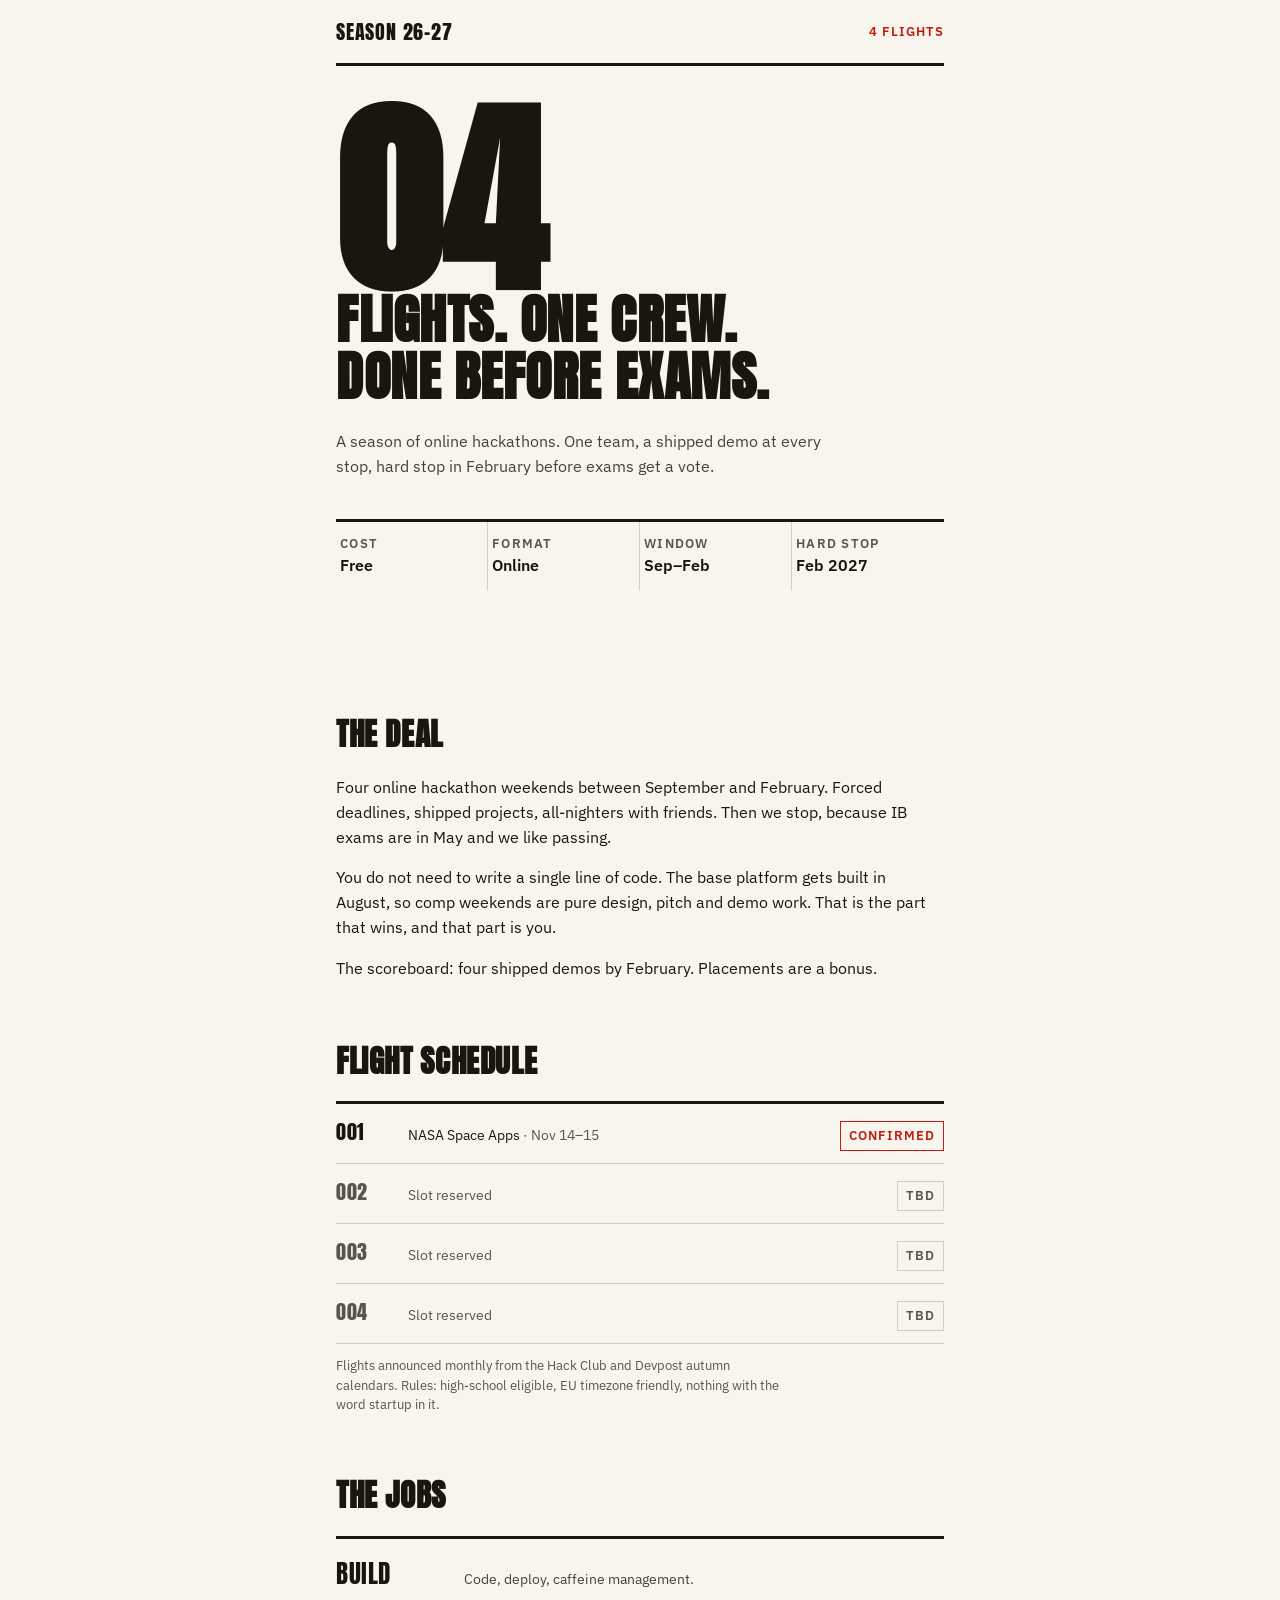
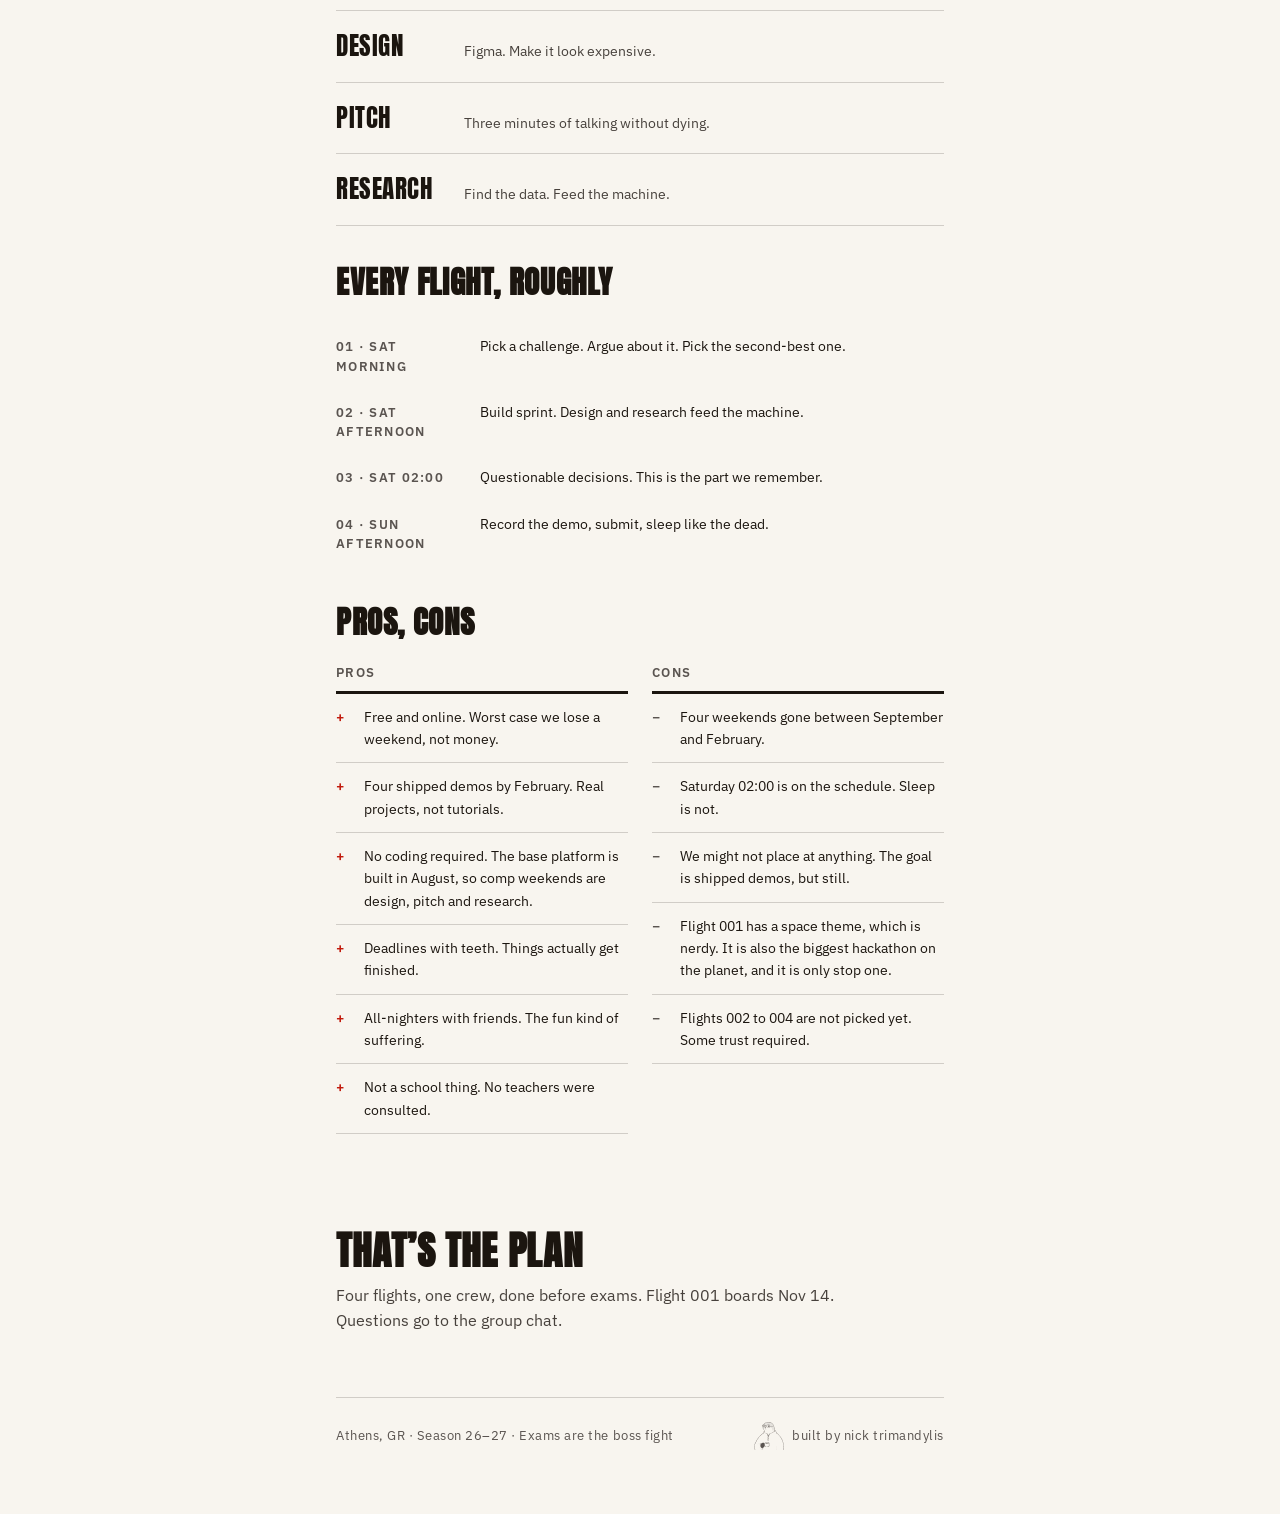
<file: flight-001/index.html>
<!DOCTYPE html>
<html lang="en">
<head>
<meta charset="UTF-8">
<meta name="viewport" content="width=device-width, initial-scale=1.0, viewport-fit=cover">
<title>Season 26-27 · Four Flights, One Crew</title>
<meta name="description" content="Four online hackathons between September and February. One crew, shipped demos, done before exams. The plan in detail, pros and cons included.">
<meta property="og:type" content="website">
<meta property="og:url" content="https://pitch.nicktrim.com/flight-001/">
<meta property="og:title" content="Four flights. One crew.">
<meta property="og:description" content="A hackathon season, September 2026 to February 2027. Shipped demos, done before exams. The plan, pros and cons included.">
<meta property="og:image" content="https://pitch.nicktrim.com/flight-001/og.png">
<meta property="og:image:width" content="1200">
<meta property="og:image:height" content="1200">
<meta name="twitter:card" content="summary">
<link rel="icon" href="../favicon.svg" type="image/svg+xml">
<link rel="preconnect" href="https://fonts.googleapis.com">
<link rel="preconnect" href="https://fonts.gstatic.com" crossorigin>
<link href="https://fonts.googleapis.com/css2?family=Anton&family=IBM+Plex+Sans:wght@400;600&display=swap" rel="stylesheet">
<link rel="stylesheet" href="tokens.css">
<style>
/* Hallmark · genre: editorial · macrostructure: Stat-Led · theme: Sport · enrichment: none · nav: N9 · footer: Ft2
 * H4 knobs: number=display-condensed, qualifier=below, secondary=row-of-four
 * F3 knobs: cols=3, rules=every-row, numbers=tabular · F4 knobs: numbering=01, layout=vertical, connector=none
 * Ft2 knobs: separator=middot, density=spaced · no CTA by request: informational explainer, pros/cons ledger
 * tone: deadpan fixture-sheet · anchor hue: 30 warm · studied: no
 * contrast: pass (40-41) · mobile: pass (34, 49, 50-57) · honest: pass (46) · tokens: pass (48)
 * pre-emit critique: P4 H5 E4 S4 R5 V5 */
*{margin:0;padding:0;box-sizing:border-box}
html{overflow-x:clip;scroll-behavior:smooth}
body{
  overflow-x:clip;
  background:var(--color-paper);
  color:var(--color-ink);
  font-family:var(--font-body);
  font-size:var(--text-base);
  line-height:1.55;
  -webkit-font-smoothing:antialiased;
  padding-bottom:max(0px, env(safe-area-inset-bottom));
}
.wrap{max-width:42rem;margin:0 auto;padding-inline:clamp(1.25rem, 5vw, 2rem)}
::selection{background:var(--color-accent);color:var(--color-paper)}

h1,h2,.figure,.role,.wordmark,.btn{
  font-family:var(--font-display);
  font-style:normal;
  text-transform:uppercase;
  overflow-wrap:anywhere;
  min-width:0;
}

/* nav · N9 edge-aligned: wordmark left, one action right, nothing between */
.nav-edge{
  display:flex;justify-content:space-between;align-items:center;
  padding-block:var(--space-md);
  border-bottom:var(--rule-heavy) solid var(--color-ink);
}
.wordmark{font-size:var(--text-md);letter-spacing:.04em;color:var(--color-ink);text-decoration:none}
.nav-edge .navdata{
  font-family:var(--font-body);font-weight:600;font-size:var(--text-xs);
  letter-spacing:.08em;text-transform:uppercase;
  color:var(--color-accent);white-space:nowrap;
}
a:focus-visible,button:focus-visible{outline:2px solid var(--color-focus);outline-offset:3px}

/* hero · H4 stat-led, left-biased */
.hero{padding-block:var(--space-xl) var(--space-2xl)}
.figure{
  display:block;
  text-transform:none; /* digits only; gate 55 floor applies to uppercase letterforms */
  font-size:var(--text-figure);
  line-height:.85;
  letter-spacing:.01em;
  font-variant-numeric:tabular-nums;
}
.hero h1{font-size:var(--text-display);line-height:1.05;letter-spacing:.01em;margin-top:var(--space-xs)}
.hero .lede{margin-top:var(--space-lg);max-width:52ch;color:var(--color-muted)}
.hero-stats{
  margin-top:var(--space-xl);
  border-top:var(--rule-heavy) solid var(--color-ink);
  display:grid;grid-template-columns:repeat(2, minmax(0,1fr));
}
.hero-stats div{padding:var(--space-sm) var(--space-2xs);border-bottom:var(--rule-hair) solid var(--color-rule)}
.hero-stats dt{
  font-size:var(--text-xs);font-weight:600;letter-spacing:.1em;text-transform:uppercase;
  color:var(--color-neutral);
}
.hero-stats dd{font-weight:600;font-variant-numeric:tabular-nums}
@media (min-width:40rem){
  .hero-stats{grid-template-columns:repeat(4, minmax(0,1fr))}
  .hero-stats div{border-bottom:none;border-right:var(--rule-hair) solid var(--color-rule)}
  .hero-stats div:last-child{border-right:none}
}

/* section heads · S2 hanging: heading floats in negative space, no rules */
section{padding-top:var(--space-2xl)}
section.tight{padding-top:var(--space-xl)}
h2{font-size:var(--text-xl);line-height:1.05;letter-spacing:.02em;margin-bottom:var(--space-lg)}
.deal p{max-width:60ch}
.deal p+p{margin-top:var(--space-md)}

/* flight schedule · F3 fixture sheet */
.sheet{width:100%;border-collapse:collapse;border-top:var(--rule-heavy) solid var(--color-ink)}
.sheet tr{border-bottom:var(--rule-hair) solid var(--color-rule)}
.sheet th,.sheet td{padding:var(--space-sm) 0;text-align:left;vertical-align:baseline}
.sheet th{
  font-family:var(--font-display);font-weight:400;font-size:var(--text-md);
  letter-spacing:.03em;width:4.5rem;font-variant-numeric:tabular-nums;
}
.sheet td{font-size:var(--text-sm)}
.sheet .when{color:var(--color-neutral);font-variant-numeric:tabular-nums;white-space:nowrap}
.sheet .status{text-align:right}
.sheet .tbd th,.sheet .tbd td{color:var(--color-neutral)}
.tag{
  display:inline-block;
  font-size:var(--text-xs);font-weight:600;letter-spacing:.08em;text-transform:uppercase;
  padding:var(--space-2xs) var(--space-xs);white-space:nowrap;
}
.tag.go{border:var(--rule-hair) solid var(--color-accent);color:var(--color-accent)}
.tag.hold{border:var(--rule-hair) solid var(--color-rule);color:var(--color-neutral)}
.sheet-note{margin-top:var(--space-sm);font-size:var(--text-xs);color:var(--color-neutral);max-width:56ch}

/* crew · team-sheet rows, display-face names */
.crew{border-top:var(--rule-heavy) solid var(--color-ink)}
.crew li{
  list-style:none;
  display:flex;align-items:baseline;gap:var(--space-md);
  padding-block:var(--space-md);
  border-bottom:var(--rule-hair) solid var(--color-rule);
}
.role{font-size:var(--text-lg);letter-spacing:.02em;flex-shrink:0;min-width:7rem}
.crew .desc{color:var(--color-muted);font-size:var(--text-sm);flex:1;min-width:0}

/* the weekend · F4 step sequence, vertical, no connector */
.steps{list-style:none}
.steps li{
  display:grid;grid-template-columns:minmax(0, 8rem) minmax(0,1fr);gap:var(--space-md);
  align-items:baseline;
  padding-block:var(--space-sm);
}
.steps .stage{
  font-weight:600;font-size:var(--text-xs);letter-spacing:.1em;text-transform:uppercase;
  color:var(--color-neutral);font-variant-numeric:tabular-nums;
}
.steps p{font-size:var(--text-sm);max-width:52ch}
@media (max-width:40rem){
  .steps li{grid-template-columns:minmax(0,1fr);gap:var(--space-2xs)}
}

/* pros and cons · ledger, plus/minus prefixed rows */
.ledger{display:grid;grid-template-columns:minmax(0,1fr);gap:var(--space-xl)}
@media (min-width:40rem){
  .ledger{grid-template-columns:repeat(2, minmax(0,1fr));gap:var(--space-lg)}
}
.side{
  font-family:var(--font-body);font-weight:600;font-size:var(--text-xs);
  letter-spacing:.1em;text-transform:uppercase;color:var(--color-neutral);
  border-bottom:var(--rule-heavy) solid var(--color-ink);
  padding-bottom:var(--space-xs);
}
.ledger ul{list-style:none}
.ledger li{
  display:grid;grid-template-columns:1.25rem minmax(0,1fr);gap:var(--space-xs);
  font-size:var(--text-sm);
  padding-block:var(--space-sm);
  border-bottom:var(--rule-hair) solid var(--color-rule);
}
.ledger .sign{font-weight:600}
.pros .sign{color:var(--color-accent)}
.cons .sign{color:var(--color-neutral)}

/* closing statement */
.close{padding-block:var(--space-3xl) var(--space-2xl)}
.close h2{font-size:var(--text-2xl);margin-bottom:var(--space-sm)}
.close p{color:var(--color-muted);max-width:52ch}

/* footer · Ft2 inline single line */
footer{
  border-top:var(--rule-hair) solid var(--color-rule);
  padding-block:var(--space-lg) var(--space-2xl);
  font-size:var(--text-xs);color:var(--color-neutral);letter-spacing:.04em;
  display:flex;align-items:center;justify-content:space-between;gap:1rem;flex-wrap:wrap;
}
/* colophon · shared seal mark, see repo CLAUDE.md */
.colophon{display:flex;align-items:center;gap:.5rem}
.seal{width:30px;height:auto;flex:none}

@media (prefers-reduced-motion: reduce){
  html{scroll-behavior:auto}
  *,*::before,*::after{transition-duration:1ms !important;animation:none !important}
}
</style>
</head>
<body>
<div class="wrap">

  <header class="nav-edge">
    <a class="wordmark" href="#top">Season 26–27</a>
    <span class="navdata">4 flights</span>
  </header>

  <main id="top">
    <section class="hero" aria-label="Season overview">
      <h1>
        <span class="figure" id="figure" data-target="04">04</span>
        Flights. One crew.<br>Done before exams.
      </h1>
      <p class="lede">A season of online hackathons. One team, a shipped demo at every stop, hard stop in February before exams get a vote.</p>
      <dl class="hero-stats">
        <div><dt>Cost</dt><dd>Free</dd></div>
        <div><dt>Format</dt><dd>Online</dd></div>
        <div><dt>Window</dt><dd>Sep–Feb</dd></div>
        <div><dt>Hard stop</dt><dd>Feb 2027</dd></div>
      </dl>
    </section>

    <section class="deal">
      <h2>The deal</h2>
      <p>Four online hackathon weekends between September and February. Forced deadlines, shipped projects, all-nighters with friends. Then we stop, because IB exams are in May and we like passing.</p>
      <p>You do not need to write a single line of code. The base platform gets built in August, so comp weekends are pure design, pitch and demo work. That is the part that wins, and that part is you.</p>
      <p>The scoreboard: four shipped demos by February. Placements are a bonus.</p>
    </section>

    <section>
      <h2>Flight schedule</h2>
      <table class="sheet">
        <tbody>
          <tr>
            <th scope="row">001</th>
            <td>NASA Space Apps <span class="when">· Nov 14–15</span></td>
            <td class="status"><span class="tag go">Confirmed</span></td>
          </tr>
          <tr class="tbd">
            <th scope="row">002</th>
            <td>Slot reserved</td>
            <td class="status"><span class="tag hold">TBD</span></td>
          </tr>
          <tr class="tbd">
            <th scope="row">003</th>
            <td>Slot reserved</td>
            <td class="status"><span class="tag hold">TBD</span></td>
          </tr>
          <tr class="tbd">
            <th scope="row">004</th>
            <td>Slot reserved</td>
            <td class="status"><span class="tag hold">TBD</span></td>
          </tr>
        </tbody>
      </table>
      <p class="sheet-note">Flights announced monthly from the Hack Club and Devpost autumn calendars. Rules: high-school eligible, EU timezone friendly, nothing with the word startup in it.</p>
    </section>

    <section>
      <h2>The jobs</h2>
      <ul class="crew">
        <li>
          <span class="role">Build</span>
          <span class="desc">Code, deploy, caffeine management.</span>
        </li>
        <li>
          <span class="role">Design</span>
          <span class="desc">Figma. Make it look expensive.</span>
        </li>
        <li>
          <span class="role">Pitch</span>
          <span class="desc">Three minutes of talking without dying.</span>
        </li>
        <li>
          <span class="role">Research</span>
          <span class="desc">Find the data. Feed the machine.</span>
        </li>
      </ul>
    </section>

    <section class="tight">
      <h2>Every flight, roughly</h2>
      <ol class="steps">
        <li>
          <span class="stage">01 · Sat morning</span>
          <p>Pick a challenge. Argue about it. Pick the second-best one.</p>
        </li>
        <li>
          <span class="stage">02 · Sat afternoon</span>
          <p>Build sprint. Design and research feed the machine.</p>
        </li>
        <li>
          <span class="stage">03 · Sat 02:00</span>
          <p>Questionable decisions. This is the part we remember.</p>
        </li>
        <li>
          <span class="stage">04 · Sun afternoon</span>
          <p>Record the demo, submit, sleep like the dead.</p>
        </li>
      </ol>
    </section>

    <section class="tight">
      <h2>Pros, cons</h2>
      <div class="ledger">
        <div class="pros">
          <h3 class="side">Pros</h3>
          <ul>
            <li><span class="sign">+</span><span>Free and online. Worst case we lose a weekend, not money.</span></li>
            <li><span class="sign">+</span><span>Four shipped demos by February. Real projects, not tutorials.</span></li>
            <li><span class="sign">+</span><span>No coding required. The base platform is built in August, so comp weekends are design, pitch and research.</span></li>
            <li><span class="sign">+</span><span>Deadlines with teeth. Things actually get finished.</span></li>
            <li><span class="sign">+</span><span>All-nighters with friends. The fun kind of suffering.</span></li>
            <li><span class="sign">+</span><span>Not a school thing. No teachers were consulted.</span></li>
          </ul>
        </div>
        <div class="cons">
          <h3 class="side">Cons</h3>
          <ul>
            <li><span class="sign">−</span><span>Four weekends gone between September and February.</span></li>
            <li><span class="sign">−</span><span>Saturday 02:00 is on the schedule. Sleep is not.</span></li>
            <li><span class="sign">−</span><span>We might not place at anything. The goal is shipped demos, but still.</span></li>
            <li><span class="sign">−</span><span>Flight 001 has a space theme, which is nerdy. It is also the biggest hackathon on the planet, and it is only stop one.</span></li>
            <li><span class="sign">−</span><span>Flights 002 to 004 are not picked yet. Some trust required.</span></li>
          </ul>
        </div>
      </div>
    </section>

    <section class="close">
      <h2>That’s the plan</h2>
      <p>Four flights, one crew, done before exams. Flight 001 boards Nov 14. Questions go to the group chat.</p>
    </section>
  </main>

  <footer>
    <span>Athens, GR · Season 26–27 · Exams are the boss fight</span>
    <span class="colophon"><svg class="seal" aria-hidden="true" xmlns="http://www.w3.org/2000/svg" width="427" height="406" viewBox="0 0 427 406" fill="currentColor" role="img" aria-label="seal"><path fill-rule="evenodd" opacity="0.12" d="M425.0,405.5L422.5,405.0L422.5,400.0L421.5,399.0L422.5,397.0L422.5,366.0L421.5,365.0L422.5,362.0L421.5,361.0L422.5,359.0L421.5,358.0L421.5,352.0L420.5,351.0L421.5,348.0L419.5,341.0L420.5,339.0L419.5,338.0L419.5,331.0L418.5,330.0L419.5,328.0L417.5,324.0L418.5,323.0L416.5,319.0L417.5,318.0L415.5,314.0L416.5,313.0L413.5,305.0L414.5,303.0L412.5,298.0L412.5,295.0L409.5,289.0L407.5,277.0L405.5,275.0L405.5,273.0L403.5,270.0L403.5,266.0L400.5,262.0L401.5,261.0L398.5,256.0L398.5,254.0L392.5,244.0L390.5,237.0L380.5,223.0L379.5,219.0L377.5,218.0L376.5,215.0L374.5,214.0L373.5,211.0L371.5,210.0L370.5,207.0L367.5,205.0L367.5,203.0L362.5,199.0L360.5,195.0L340.0,175.5L338.0,172.5L334.0,170.5L332.0,167.5L326.0,163.5L319.0,156.5L317.0,156.5L315.5,155.0L316.5,154.0L315.5,153.0L315.5,148.0L311.5,142.0L308.5,133.0L309.5,132.0L308.5,129.0L304.5,121.0L302.0,120.5L300.0,118.5L298.5,119.0L299.5,126.0L291.0,134.5L286.0,138.5L284.0,138.5L283.5,140.0L279.0,143.5L272.0,147.5L270.0,147.5L259.0,154.5L257.0,154.5L252.0,157.5L249.0,157.5L245.0,160.5L236.0,162.5L234.0,164.5L233.0,163.5L231.0,165.5L229.0,165.5L223.5,169.0L220.5,175.0L218.5,184.0L216.5,186.0L217.5,187.0L213.5,195.0L212.5,202.0L210.5,205.0L210.5,217.0L209.5,218.0L209.5,226.0L210.5,227.0L207.5,231.0L207.5,237.0L206.5,238.0L207.5,243.0L206.5,244.0L206.5,251.0L205.5,252.0L205.5,255.0L206.5,256.0L205.5,257.0L205.5,263.0L204.0,266.5L203.0,265.5L202.0,266.5L201.0,265.5L198.0,265.5L197.0,266.5L194.5,264.0L195.5,263.0L194.5,262.0L195.5,261.0L195.5,252.0L196.5,251.0L195.5,246.0L197.5,239.0L196.5,236.0L197.5,235.0L197.5,230.0L195.5,228.0L195.5,225.0L196.5,224.0L195.5,221.0L196.5,220.0L196.5,214.0L197.5,213.0L196.5,207.0L198.5,204.0L197.5,203.0L198.5,202.0L196.5,199.0L195.5,191.0L192.5,185.0L191.5,179.0L189.5,176.0L189.5,172.0L185.0,166.5L182.0,165.5L181.0,166.5L179.0,164.5L176.0,164.5L174.0,162.5L173.0,163.5L165.0,158.5L164.0,159.5L154.0,152.5L148.5,146.0L146.5,145.0L145.5,140.0L147.5,136.0L147.0,134.5L141.0,138.5L140.5,142.0L138.5,145.0L139.5,146.0L138.5,147.0L138.5,151.0L136.5,155.0L135.5,162.0L133.0,162.5L121.0,171.5L115.0,174.5L105.0,182.5L104.0,184.5L100.0,186.5L92.0,195.5L90.0,195.5L87.5,199.0L83.5,202.0L80.5,207.0L75.5,211.0L72.5,216.0L64.5,225.0L56.5,238.0L54.5,239.0L49.5,249.0L46.5,252.0L46.5,254.0L41.5,261.0L39.5,267.0L36.5,270.0L32.5,280.0L28.5,285.0L28.5,287.0L26.5,289.0L22.5,299.0L19.5,302.0L18.5,306.0L16.5,308.0L17.5,309.0L15.5,311.0L12.5,320.0L10.5,322.0L10.5,325.0L8.5,327.0L7.5,334.0L5.5,338.0L6.5,339.0L4.5,343.0L5.5,345.0L3.5,352.0L4.5,353.0L3.5,361.0L5.5,366.0L4.5,368.0L6.5,372.0L5.5,373.0L7.5,376.0L8.5,382.0L12.5,388.0L12.5,390.0L15.5,392.0L16.5,396.0L26.5,405.0L20.0,405.5L18.5,403.0L16.5,402.0L16.5,400.0L11.5,395.0L6.5,387.0L6.5,385.0L2.5,377.0L3.5,376.0L2.5,373.0L0.5,370.0L-0.5,350.0L0.5,349.0L0.5,344.0L1.5,343.0L0.5,342.0L2.5,337.0L2.5,334.0L6.5,325.0L5.5,324.0L7.5,322.0L6.5,321.0L10.5,315.0L11.5,310.0L14.5,306.0L14.5,304.0L19.5,296.0L23.5,286.0L26.5,283.0L26.5,281.0L29.5,277.0L30.5,273.0L32.5,271.0L36.5,262.0L39.5,259.0L39.5,257.0L45.5,248.0L46.5,244.0L49.5,241.0L54.5,232.0L58.5,228.0L59.5,225.0L63.5,221.0L64.5,218.0L66.5,217.0L68.5,213.0L71.5,211.0L74.5,206.0L78.5,203.0L94.0,186.5L99.0,183.5L100.0,181.5L106.0,177.5L107.0,175.5L115.0,170.5L116.0,168.5L119.0,166.5L121.0,166.5L131.5,159.0L135.5,147.0L134.5,146.0L136.5,143.0L136.5,140.0L138.5,136.0L147.5,129.0L147.5,119.0L146.0,118.5L144.0,115.5L142.0,115.5L141.5,114.0L133.5,107.0L128.0,96.5L126.0,98.5L123.5,98.0L127.5,95.0L126.5,92.0L127.5,90.0L123.0,90.5L121.0,92.5L118.5,92.0L122.0,89.5L126.0,88.5L127.5,87.0L126.5,85.0L127.5,83.0L126.0,82.5L125.0,83.5L123.0,82.5L120.0,84.5L114.5,84.0L116.0,82.5L117.0,83.5L120.0,81.5L121.0,82.5L122.0,81.5L127.0,81.5L128.5,78.0L122.5,74.0L118.5,67.0L117.5,59.0L114.5,57.0L114.5,55.0L117.5,54.0L120.5,45.0L125.0,40.5L134.0,35.5L138.0,35.5L143.5,28.0L144.5,25.0L157.0,13.5L162.0,11.5L165.0,8.5L169.0,7.5L171.0,5.5L177.0,4.5L187.0,0.5L191.0,0.5L192.0,-0.5L194.0,0.5L195.0,-0.5L217.0,-0.5L218.0,0.5L219.0,-0.5L224.0,1.5L235.0,3.5L254.0,13.5L255.0,15.5L258.0,16.5L259.5,19.0L264.5,23.0L267.5,28.0L271.5,32.0L272.5,35.0L274.5,36.0L274.5,38.0L280.5,48.0L280.5,50.0L283.5,56.0L283.5,59.0L286.5,65.0L285.5,66.0L287.5,69.0L287.5,72.0L288.5,73.0L287.5,74.0L290.5,81.0L290.5,86.0L293.5,94.0L292.5,95.0L294.5,100.0L294.5,105.0L295.5,106.0L296.5,113.0L299.0,115.5L305.0,117.5L310.5,123.0L312.5,129.0L311.5,130.0L314.5,139.0L316.5,141.0L317.5,146.0L319.5,148.0L319.5,152.0L348.0,176.5L353.5,183.0L362.5,191.0L362.5,193.0L364.5,194.0L368.5,200.0L374.5,206.0L380.5,216.0L383.5,219.0L384.5,222.0L387.5,225.0L390.5,230.0L390.5,232.0L397.5,243.0L400.5,251.0L402.5,253.0L402.5,256.0L404.5,259.0L404.5,261.0L406.5,263.0L407.5,269.0L412.5,281.0L414.5,292.0L416.5,295.0L416.5,298.0L419.5,307.0L419.5,312.0L420.5,313.0L420.5,319.0L421.5,320.0L420.5,321.0L423.5,331.0L422.5,332.0L424.5,339.0L423.5,340.0L424.5,341.0L424.5,348.0L425.5,349.0L425.5,356.0L426.5,357.0L426.5,399.0L425.5,400.0L425.0,405.5ZM131.5,54.0L133.5,45.0L137.0,38.5L136.0,39.5L135.0,38.5L127.0,42.5L126.5,44.0L123.5,46.0L120.5,54.0L131.5,54.0ZM183.5,60.0L184.0,58.5L187.0,58.5L188.5,57.0L188.5,54.0L190.5,52.0L190.5,50.0L194.5,46.0L194.5,44.0L193.0,42.5L190.0,43.5L184.5,50.0L182.5,56.0L183.5,58.0L182.5,60.0L183.5,60.0ZM205.5,198.0L210.5,180.0L212.5,178.0L212.5,175.0L215.0,171.5L217.0,172.5L219.5,170.0L218.5,169.0L220.0,166.5L223.0,165.5L225.0,162.5L226.0,163.5L230.0,160.5L231.0,161.5L234.0,159.5L235.0,160.5L239.0,157.5L240.0,158.5L242.0,156.5L251.0,154.5L252.0,152.5L253.0,153.5L255.0,152.5L256.0,150.5L259.0,150.5L261.0,148.5L265.0,147.5L266.0,145.5L270.0,144.5L271.0,142.5L272.0,143.5L276.0,139.5L280.0,137.5L283.0,133.5L285.0,134.5L286.5,133.0L285.5,132.0L287.5,131.0L287.5,129.0L286.0,128.5L284.0,129.5L284.5,127.0L288.0,126.5L290.0,130.5L291.5,129.0L290.0,128.5L289.5,127.0L291.0,127.5L290.5,126.0L292.0,124.5L293.5,125.0L292.0,123.5L290.0,125.5L288.5,124.0L291.0,121.5L292.5,122.0L291.5,121.0L292.5,119.0L290.5,118.0L291.5,115.0L290.0,112.5L290.0,115.5L287.0,113.5L285.5,114.0L287.5,115.0L285.5,118.0L285.5,121.0L288.0,125.5L285.5,124.0L283.0,120.5L278.5,120.0L281.5,118.0L276.5,117.0L280.0,116.5L280.0,115.5L276.0,114.5L275.5,116.0L274.0,116.5L272.0,112.5L271.0,115.5L268.0,113.5L265.5,117.0L264.0,117.5L262.5,114.0L262.5,109.0L259.5,103.0L259.5,99.0L256.5,94.0L256.5,92.0L247.0,81.5L240.0,77.5L234.0,75.5L229.0,75.5L228.0,74.5L222.0,74.5L219.0,76.5L216.0,80.5L213.0,80.5L210.0,82.5L208.0,82.5L207.5,84.0L210.5,85.0L210.0,86.5L200.0,85.5L200.0,84.5L204.5,84.0L193.0,81.5L185.0,75.5L180.5,69.0L179.5,62.0L177.0,59.5L174.0,58.5L161.0,58.5L160.0,57.5L160.5,59.0L157.0,59.5L155.0,62.5L152.0,60.5L153.0,62.5L151.0,62.5L145.0,66.5L143.0,66.5L142.0,68.5L141.0,67.5L141.5,69.0L138.0,70.5L137.5,72.0L132.5,76.0L137.0,77.5L138.5,80.0L131.5,80.0L132.0,81.5L133.5,82.0L130.5,84.0L130.5,86.0L134.5,86.0L130.5,89.0L130.5,92.0L135.0,90.5L136.5,91.0L136.0,92.5L134.0,92.5L131.5,95.0L132.5,96.0L131.5,97.0L137.5,106.0L151.5,118.0L150.5,121.0L150.5,125.0L151.5,126.0L150.5,128.0L150.5,139.0L149.5,140.0L150.5,144.0L155.0,149.5L157.0,149.5L158.0,151.5L160.0,151.5L162.0,154.5L164.0,154.5L166.0,156.5L167.0,155.5L168.0,157.5L169.0,156.5L170.0,158.5L171.0,157.5L178.0,161.5L179.0,160.5L181.0,162.5L182.0,161.5L186.0,164.5L187.0,163.5L190.5,167.0L193.0,172.5L196.0,171.5L199.5,182.0L201.5,185.0L201.5,189.0L203.5,192.0L204.5,198.0L205.5,198.0ZM129.5,73.0L129.5,70.0L130.5,69.0L129.5,68.0L130.5,67.0L130.5,62.0L131.5,60.0L130.0,58.5L121.0,58.5L122.5,68.0L128.0,73.5L129.5,73.0ZM208.5,80.0L211.0,79.5L216.5,75.0L208.0,73.5L195.0,66.5L182.5,62.0L185.5,70.0L194.0,78.5L200.0,80.5L201.0,79.5L202.0,80.5L208.5,80.0ZM160.0,81.5L151.5,76.0L149.5,73.0L151.0,68.5L156.0,66.5L163.0,66.5L164.0,67.5L165.0,66.5L172.5,70.0L172.5,73.0L171.0,73.5L170.0,75.5L165.0,77.5L160.0,81.5ZM172.0,101.5L168.0,101.5L161.0,96.5L154.0,100.5L152.5,99.0L158.5,94.0L159.0,91.5L161.0,91.5L165.0,96.5L168.0,98.5L171.0,98.5L172.5,100.0L172.0,101.5ZM106.0,102.5L104.5,102.0L106.0,99.5L110.0,96.5L112.5,97.0L107.0,100.5L106.0,102.5ZM283.5,102.0L284.5,99.0L281.0,96.5L280.5,101.0L282.0,102.5L283.5,102.0ZM280.5,113.0L281.5,110.0L280.5,108.0L278.0,106.5L276.5,108.0L276.5,111.0L278.0,113.5L280.5,113.0ZM270.0,126.5L267.0,126.5L265.5,125.0L265.5,118.0L268.0,116.5L271.5,119.0L271.5,125.0L270.0,126.5ZM277.0,131.5L275.5,129.0L277.0,126.5L280.0,125.5L281.5,127.0L281.5,129.0L280.5,129.0L280.0,127.5L277.0,131.5ZM205.5,213.0L205.5,205.0L206.5,204.0L205.0,204.5L203.0,203.5L202.5,206.0L203.5,207.0L202.0,209.5L200.5,209.0L199.5,213.0L201.5,213.0L202.0,210.5L203.5,211.0L202.5,212.0L204.0,213.5L205.5,213.0ZM204.5,228.0L207.5,226.0L206.0,224.5L201.0,226.5L200.5,224.0L207.0,223.5L207.5,222.0L206.0,222.5L205.5,221.0L207.5,217.0L206.0,215.5L202.0,215.5L201.0,214.5L199.5,216.0L198.5,227.0L202.0,228.5L204.5,228.0ZM202.5,263.0L201.5,262.0L202.5,261.0L201.5,259.0L202.5,253.0L201.5,252.0L203.5,246.0L202.5,246.0L202.0,247.5L201.5,245.0L203.5,244.0L203.5,240.0L202.5,239.0L204.5,236.0L203.5,235.0L204.5,234.0L204.0,230.5L203.0,232.5L202.0,230.5L200.5,232.0L200.5,239.0L199.5,240.0L200.5,242.0L198.5,249.0L199.5,250.0L198.5,252.0L199.5,253.0L198.5,255.0L198.5,259.0L199.5,260.0L198.5,263.0L202.5,263.0ZM106.0,405.5L100.5,405.0L102.0,402.5L103.5,403.0L102.5,402.0L111.5,394.0L111.5,392.0L113.0,391.5L115.5,388.0L114.5,387.0L115.5,385.0L117.5,384.0L115.0,383.5L110.0,385.5L100.0,385.5L93.0,383.5L84.5,378.0L87.0,376.5L88.0,378.5L91.0,377.5L90.5,379.0L93.0,380.5L103.0,381.5L104.0,382.5L104.5,380.0L107.5,378.0L112.5,371.0L112.0,368.5L104.0,366.5L102.5,364.0L98.5,361.0L92.5,351.0L92.5,347.0L90.5,341.0L91.5,340.0L90.5,339.0L90.5,334.0L91.5,333.0L91.5,326.0L92.5,325.0L91.5,324.0L93.5,321.0L92.5,320.0L97.5,312.0L95.0,310.5L89.0,313.5L86.0,313.5L85.0,311.5L97.0,306.5L103.0,307.5L104.0,305.5L107.0,304.5L111.0,300.5L116.0,299.5L122.0,296.5L127.0,296.5L128.0,295.5L138.0,295.5L144.0,297.5L147.0,301.5L150.0,302.5L150.5,300.0L152.0,298.5L154.0,298.5L155.0,296.5L168.0,292.5L169.0,293.5L170.0,292.5L176.0,292.5L177.0,291.5L179.0,292.5L182.0,291.5L194.0,292.5L196.0,291.5L197.0,292.5L202.0,292.5L203.0,293.5L205.0,292.5L209.0,294.5L213.0,294.5L221.5,300.0L222.5,303.0L221.5,308.0L222.5,309.0L220.5,314.0L221.5,317.0L219.5,323.0L220.5,324.0L219.5,325.0L219.5,329.0L218.5,330.0L219.5,331.0L216.5,340.0L217.5,341.0L216.5,344.0L214.5,346.0L213.5,350.0L212.0,350.5L211.0,352.5L208.0,354.5L206.0,354.5L204.0,356.5L201.0,356.5L200.0,357.5L198.0,356.5L197.0,357.5L175.0,357.5L174.0,356.5L173.0,357.5L164.0,354.5L157.0,346.5L149.0,345.5L147.5,348.0L147.5,351.0L144.0,355.5L138.0,360.5L132.5,362.0L129.5,373.0L126.5,375.0L126.0,377.5L124.0,377.5L123.5,379.0L121.5,380.0L122.5,382.0L120.5,384.0L121.5,385.0L119.5,389.0L117.5,390.0L117.5,392.0L115.5,393.0L115.5,395.0L112.5,397.0L113.5,398.0L109.0,401.5L106.0,405.5ZM194.5,354.0L198.0,353.5L198.0,350.5L200.5,352.0L200.0,353.5L201.5,352.0L199.5,349.0L201.5,349.0L200.5,347.0L202.5,345.0L202.5,342.0L204.5,339.0L204.5,334.0L206.5,329.0L206.5,322.0L207.5,321.0L207.5,313.0L209.0,311.5L214.0,311.5L218.0,308.5L219.5,306.0L218.5,305.0L219.5,303.0L214.0,298.5L210.0,298.5L206.0,296.5L203.0,296.5L202.0,295.5L201.0,296.5L195.0,294.5L192.0,295.5L189.0,294.5L181.0,294.5L180.0,295.5L176.0,294.5L175.0,295.5L165.0,296.5L162.0,298.5L155.0,300.5L153.5,303.0L153.5,308.0L154.5,309.0L153.5,311.0L154.5,313.0L153.5,314.0L155.5,320.0L154.5,323.0L155.5,324.0L155.5,328.0L156.5,329.0L155.5,330.0L156.5,331.0L157.5,338.0L159.5,340.0L159.5,343.0L161.5,348.0L166.0,351.5L169.0,351.5L172.0,353.5L176.0,353.5L177.0,354.5L179.0,353.5L180.0,354.5L194.5,354.0ZM195.0,311.5L190.0,311.5L189.0,310.5L182.0,310.5L181.0,311.5L178.0,310.5L170.0,310.5L160.0,307.5L158.5,306.0L161.0,304.5L164.0,304.5L165.0,303.5L166.0,304.5L169.0,302.5L175.0,302.5L176.0,301.5L177.0,302.5L180.0,302.5L181.0,301.5L193.0,301.5L195.0,302.5L198.0,301.5L202.0,303.5L203.0,302.5L213.5,306.0L210.0,308.5L207.0,308.5L203.0,310.5L201.0,309.5L195.0,311.5ZM150.5,311.0L150.0,305.5L144.0,305.5L141.5,307.0L142.0,308.5L145.0,310.5L150.5,311.0ZM50.0,316.5L48.5,316.0L49.5,315.0L49.0,313.5L51.0,314.5L52.0,312.5L71.0,306.5L76.0,306.5L77.0,307.5L78.0,306.5L81.0,306.5L84.0,307.5L83.5,309.0L85.5,310.0L83.0,311.5L77.0,309.5L75.0,310.5L69.0,310.5L50.0,316.5ZM72.0,335.5L70.5,335.0L70.5,332.0L73.5,326.0L73.5,324.0L82.0,313.5L83.5,316.0L79.5,321.0L84.5,321.0L83.0,322.5L80.0,322.5L75.5,325.0L74.5,331.0L72.0,335.5ZM153.5,334.0L151.5,327.0L152.5,326.0L151.5,325.0L151.5,319.0L150.0,315.5L149.5,318.0L150.5,320.0L147.5,325.0L150.5,329.0L149.5,330.0L150.5,333.0L152.0,334.5L153.5,334.0ZM156.5,343.0L155.5,339.0L152.0,338.5L150.0,336.5L147.5,340.0L153.0,343.5L156.5,343.0ZM321.0,405.5L317.5,405.0L317.5,386.0L318.5,385.0L319.5,350.0L322.0,344.5L323.5,346.0L323.5,352.0L322.5,353.0L321.0,405.5ZM74.0,364.5L71.5,361.0L71.5,358.0L72.5,357.0L72.0,352.5L73.5,354.0L73.5,358.0L75.5,362.0L74.0,364.5ZM116.5,381.0L117.5,380.0L116.5,379.0L125.5,372.0L125.5,370.0L127.5,368.0L127.0,365.5L123.0,368.5L122.0,367.5L119.0,369.5L116.0,368.5L109.5,379.0L106.5,381.0L110.0,381.5L115.0,379.5L116.0,379.5L115.5,381.0L116.5,381.0ZM84.0,377.5L82.5,377.0L83.0,375.5L77.5,371.0L78.5,370.0L75.5,369.0L77.0,366.5L85.5,376.0L84.0,377.5ZM93.0,376.5L92.5,375.0L99.0,369.5L99.5,371.0L93.0,376.5Z"/><path fill-rule="evenodd" d="M425.0,405.5L422.5,405.0L422.5,358.0L421.5,357.0L419.5,328.0L418.5,327.0L416.5,312.0L415.5,311.0L414.5,303.0L406.5,274.0L403.5,269.0L403.5,266.0L399.5,258.0L399.5,256.0L390.5,239.0L390.5,237.0L386.5,232.0L379.5,219.0L362.5,197.0L338.0,172.5L316.5,155.0L315.5,148.0L312.5,143.0L306.5,124.0L304.0,120.5L299.0,118.5L298.5,122.0L299.5,125.0L298.5,127.0L287.0,137.5L284.0,138.5L278.0,143.5L268.0,149.5L266.0,149.5L264.0,151.5L262.0,150.5L262.5,152.0L258.0,154.5L256.0,154.5L250.0,157.5L248.5,156.0L254.0,152.5L260.0,150.5L280.0,137.5L283.0,136.5L295.5,125.0L292.5,108.0L288.5,95.0L287.5,85.0L286.5,84.0L285.5,76.0L282.5,68.0L281.5,61.0L279.5,58.0L275.5,46.0L269.5,35.0L261.5,25.0L253.0,17.5L245.0,12.5L229.0,5.5L225.0,5.5L220.0,3.5L201.0,3.5L200.0,2.5L191.0,3.5L190.0,4.5L179.0,6.5L162.0,14.5L152.0,22.5L144.5,31.0L142.5,35.0L149.0,38.5L154.5,44.0L158.0,54.5L164.0,51.5L170.0,51.5L171.0,52.5L174.0,52.5L179.0,55.5L183.5,46.0L188.0,41.5L197.0,36.5L206.0,35.5L218.0,40.5L224.5,48.0L227.0,56.5L260.0,58.5L265.5,63.0L265.5,66.0L264.0,66.5L258.0,61.5L227.0,60.5L224.5,70.0L218.0,78.5L209.0,82.5L201.0,83.5L190.0,79.5L183.5,73.0L180.5,68.0L178.5,59.0L172.0,55.5L168.0,55.5L167.0,54.5L162.0,55.5L158.0,57.5L156.5,60.0L154.0,61.5L154.5,51.0L150.5,44.0L145.0,39.5L142.0,38.5L139.5,40.0L135.5,49.0L135.5,52.0L133.5,57.0L133.5,63.0L132.5,64.0L132.5,71.0L131.5,72.0L131.5,75.0L137.5,79.0L132.0,79.5L130.5,81.0L133.5,82.0L130.5,83.0L130.5,86.0L133.5,87.0L129.5,89.0L130.5,92.0L132.5,93.0L131.5,94.0L131.5,97.0L133.5,99.0L133.5,101.0L135.5,104.0L137.0,104.5L145.0,113.5L148.0,114.5L150.5,117.0L150.5,139.0L149.5,140.0L150.5,145.0L157.0,151.5L163.5,155.0L161.0,156.5L157.0,154.5L155.0,151.5L149.5,148.0L145.5,142.0L147.5,136.0L147.0,134.5L142.0,137.5L139.5,141.0L135.5,161.0L134.0,162.5L132.0,162.5L128.0,166.5L123.0,168.5L119.0,172.5L111.0,177.5L83.5,202.0L69.5,218.0L66.5,223.0L64.5,224.0L63.5,227.0L47.5,250.0L16.5,308.0L16.5,310.0L7.5,329.0L7.5,332.0L5.5,337.0L4.5,350.0L3.5,351.0L3.5,360.0L4.5,362.0L5.5,374.0L12.5,390.0L16.5,396.0L25.5,405.0L21.0,405.5L12.5,396.0L6.5,386.0L1.5,372.0L1.5,368.0L0.5,367.0L0.5,345.0L7.5,320.0L20.5,293.0L23.5,289.0L23.5,287.0L25.5,285.0L41.5,254.0L46.5,247.0L46.5,245.0L51.5,239.0L53.5,234.0L66.5,216.0L90.0,190.5L98.0,184.5L105.0,177.5L132.5,158.0L137.5,138.0L144.0,131.5L147.5,130.0L147.5,119.0L132.5,105.0L129.5,98.0L127.5,96.0L127.5,90.0L124.5,89.0L127.5,87.0L127.5,83.0L117.5,83.0L122.0,81.5L127.0,81.5L128.5,78.0L125.0,75.5L120.5,70.0L117.5,63.0L117.5,59.0L115.5,58.0L115.5,55.0L117.5,54.0L122.0,43.5L130.0,37.5L134.0,35.5L138.0,35.5L144.5,26.0L156.0,14.5L172.0,5.5L181.0,2.5L184.0,2.5L188.0,0.5L196.0,0.5L197.0,-0.5L223.0,0.5L239.0,5.5L250.0,12.5L252.0,12.5L258.0,17.5L270.5,31.0L280.5,49.0L280.5,51.0L282.5,54.0L282.5,57.0L285.5,63.0L285.5,66.0L287.5,70.0L287.5,74.0L292.5,91.0L292.5,96.0L294.5,101.0L296.5,114.0L303.0,116.5L309.5,122.0L313.5,134.0L313.5,137.0L319.5,149.0L319.5,153.0L331.0,161.5L340.0,170.5L350.0,178.5L373.5,205.0L388.5,227.0L400.5,250.0L400.5,252.0L402.5,254.0L403.5,259.0L406.5,264.0L409.5,273.0L409.5,276.0L413.5,285.0L413.5,289.0L417.5,300.0L417.5,304.0L419.5,309.0L420.5,321.0L421.5,322.0L421.5,327.0L422.5,328.0L422.5,333.0L423.5,334.0L423.5,341.0L424.5,342.0L424.5,349.0L425.5,350.0L425.5,369.0L426.5,370.0L426.5,396.0L425.5,397.0L425.0,405.5ZM132.5,54.0L131.5,53.0L132.5,52.0L132.5,49.0L137.0,38.5L134.0,38.5L128.0,41.5L121.5,49.0L121.5,53.0L120.5,54.0L132.5,54.0ZM208.5,80.0L213.0,78.5L221.5,69.0L223.5,64.0L223.5,54.0L220.5,48.0L216.0,42.5L209.0,39.5L198.0,39.5L191.0,42.5L184.5,50.0L182.5,56.0L183.5,67.0L186.5,72.0L194.0,78.5L199.0,80.5L208.5,80.0ZM142.0,67.5L138.5,65.0L137.5,59.0L139.5,54.0L142.0,51.5L146.0,51.5L148.5,55.0L148.5,60.0L145.5,65.0L142.0,67.5ZM210.0,69.5L209.0,68.5L206.0,68.5L204.5,67.0L201.5,64.0L201.5,61.0L200.5,60.0L202.5,55.0L207.0,51.5L212.0,51.5L214.0,52.5L216.5,55.0L218.5,60.0L217.5,64.0L213.0,68.5L210.0,69.5ZM129.5,74.0L131.5,59.0L121.0,58.5L120.5,63.0L122.5,68.0L129.0,74.5L129.5,74.0ZM160.0,81.5L156.0,79.5L150.5,74.0L150.5,70.0L152.0,68.5L158.0,66.5L162.0,66.5L169.0,68.5L172.5,71.0L169.0,75.5L160.0,81.5ZM172.0,101.5L169.0,101.5L161.0,96.5L154.0,100.5L152.5,99.0L156.0,96.5L160.0,91.5L165.0,96.5L170.0,99.5L172.0,99.5L172.0,101.5ZM204.0,265.5L195.5,265.0L196.5,240.0L197.5,239.0L197.5,231.0L198.5,230.0L196.5,229.0L196.5,226.0L195.5,225.0L196.5,224.0L196.5,215.0L197.5,214.0L198.5,202.0L189.5,175.0L189.5,171.0L188.0,168.5L185.0,166.5L168.0,160.5L167.5,158.0L169.0,157.5L174.0,160.5L180.0,161.5L183.0,163.5L185.0,163.5L187.0,165.5L189.0,165.5L192.5,172.0L195.0,171.5L196.5,173.0L205.0,198.5L206.5,197.0L208.5,187.0L213.5,174.0L215.0,172.5L218.0,172.5L219.5,168.0L225.0,163.5L229.0,161.5L235.0,160.5L238.0,158.5L240.0,159.5L241.0,157.5L247.0,155.5L248.5,157.0L248.0,158.5L246.0,159.5L244.0,158.5L243.0,160.5L230.0,164.5L224.0,167.5L221.5,171.0L210.5,205.0L209.5,228.0L207.5,230.0L207.5,235.0L206.5,236.0L205.5,263.0L204.0,265.5ZM197.5,182.0L197.5,180.0L195.5,178.0L195.0,173.5L192.5,175.0L192.5,177.0L195.5,179.0L194.5,182.0L197.5,182.0ZM208.5,204.0L210.5,199.0L210.0,197.5L208.0,197.5L206.5,200.0L207.5,204.0L208.5,204.0ZM205.5,228.0L207.5,227.0L207.5,207.0L206.5,207.0L206.5,214.0L205.0,215.5L202.0,215.5L202.0,212.5L203.0,213.5L205.5,213.0L205.5,205.0L206.5,204.0L203.0,203.5L202.5,206.0L201.0,205.5L199.5,209.0L198.5,227.0L202.0,228.5L205.5,228.0ZM202.5,263.0L202.5,252.0L203.5,251.0L202.5,250.0L203.5,249.0L203.5,240.0L204.5,239.0L204.0,230.5L200.5,231.0L199.5,247.0L198.5,248.0L198.5,263.0L202.5,263.0ZM111.0,399.5L108.5,397.0L112.0,393.5L113.5,394.0L112.5,392.0L118.5,382.0L118.5,379.0L124.5,374.0L128.5,365.0L121.0,368.5L110.0,368.5L105.0,366.5L97.5,359.0L92.5,350.0L91.5,338.0L90.5,336.0L91.5,335.0L92.5,322.0L98.5,311.0L94.0,310.5L87.0,313.5L85.5,312.0L87.0,310.5L94.0,307.5L103.0,307.5L104.0,305.5L107.0,304.5L110.0,301.5L117.0,298.5L120.0,298.5L123.0,296.5L136.0,295.5L143.0,297.5L146.0,299.5L148.0,302.5L150.0,302.5L153.0,298.5L158.0,295.5L164.0,293.5L170.0,293.5L171.0,292.5L201.0,292.5L202.0,293.5L208.0,293.5L218.0,297.5L221.5,301.0L222.5,305.0L221.5,306.0L221.5,313.0L220.5,314.0L218.5,335.0L217.5,336.0L216.5,343.0L213.5,349.0L209.0,353.5L203.0,356.5L197.0,356.5L196.0,357.5L176.0,357.5L175.0,356.5L170.0,356.5L165.0,354.5L160.5,351.0L158.0,346.5L154.0,346.5L148.0,344.5L147.5,350.0L144.5,355.0L137.0,360.5L131.5,362.0L131.5,367.0L129.5,370.0L129.5,372.0L126.5,376.0L121.5,380.0L120.5,386.0L111.0,399.5ZM195.5,354.0L201.0,353.5L208.0,350.5L212.5,345.0L214.5,338.0L214.5,334.0L216.5,329.0L216.5,325.0L217.5,324.0L217.5,318.0L218.5,317.0L218.5,307.0L219.5,306.0L218.5,301.0L217.0,299.5L211.0,297.5L208.0,297.5L203.0,295.5L197.0,295.5L196.0,294.5L176.0,294.5L175.0,295.5L169.0,295.5L156.0,299.5L153.5,302.0L154.5,324.0L155.5,325.0L155.5,331.0L157.5,335.0L157.5,338.0L159.5,341.0L161.5,348.0L168.0,352.5L171.0,352.5L176.0,354.5L195.5,354.0ZM200.0,310.5L173.0,310.5L172.0,309.5L163.0,308.5L159.5,306.0L172.0,302.5L182.0,302.5L183.0,301.5L192.5,302.0L189.0,302.5L189.0,304.5L194.0,304.5L196.0,302.5L199.0,302.5L200.0,303.5L201.0,302.5L202.0,304.5L205.0,303.5L210.0,306.5L211.5,306.0L211.5,307.0L209.0,308.5L201.0,309.5L200.0,310.5ZM150.5,311.0L150.0,305.5L143.0,305.5L140.5,307.0L146.0,311.5L150.5,311.0ZM153.5,334.0L152.5,326.0L151.5,325.0L151.5,319.0L150.5,318.0L150.5,315.0L149.0,314.5L149.5,322.0L147.5,326.0L149.5,328.0L150.5,334.0L153.5,334.0ZM157.5,344.0L155.0,338.5L153.0,338.5L150.0,336.5L147.5,339.0L149.0,341.5L153.0,343.5L157.5,344.0ZM105.0,405.5L103.0,404.5L102.0,405.5L100.5,405.0L103.0,403.5L106.0,399.5L107.0,400.5L109.0,398.5L110.5,400.0L106.0,403.5L105.0,405.5Z"/></svg> built by nick trimandylis</span>
  </footer>

</div>
<script>
  // number tick on the hero figure (Stat-Led signature). Sharp and short, per Sport.
  var fig = document.getElementById('figure');
  var reduced = window.matchMedia('(prefers-reduced-motion: reduce)').matches;
  if (!reduced) {
    var target = parseInt(fig.dataset.target, 10);
    var start = null;
    function tick(ts){
      if (start === null) start = ts;
      var t = Math.min((ts - start) / 500, 1);
      var eased = 1 - Math.pow(1 - t, 3);
      var n = Math.max(1, Math.round(eased * target));
      fig.textContent = '0' + n;
      if (t < 1) requestAnimationFrame(tick);
    }
    fig.textContent = '01';
    requestAnimationFrame(tick);
  }
</script>
</body>
</html>
</file>
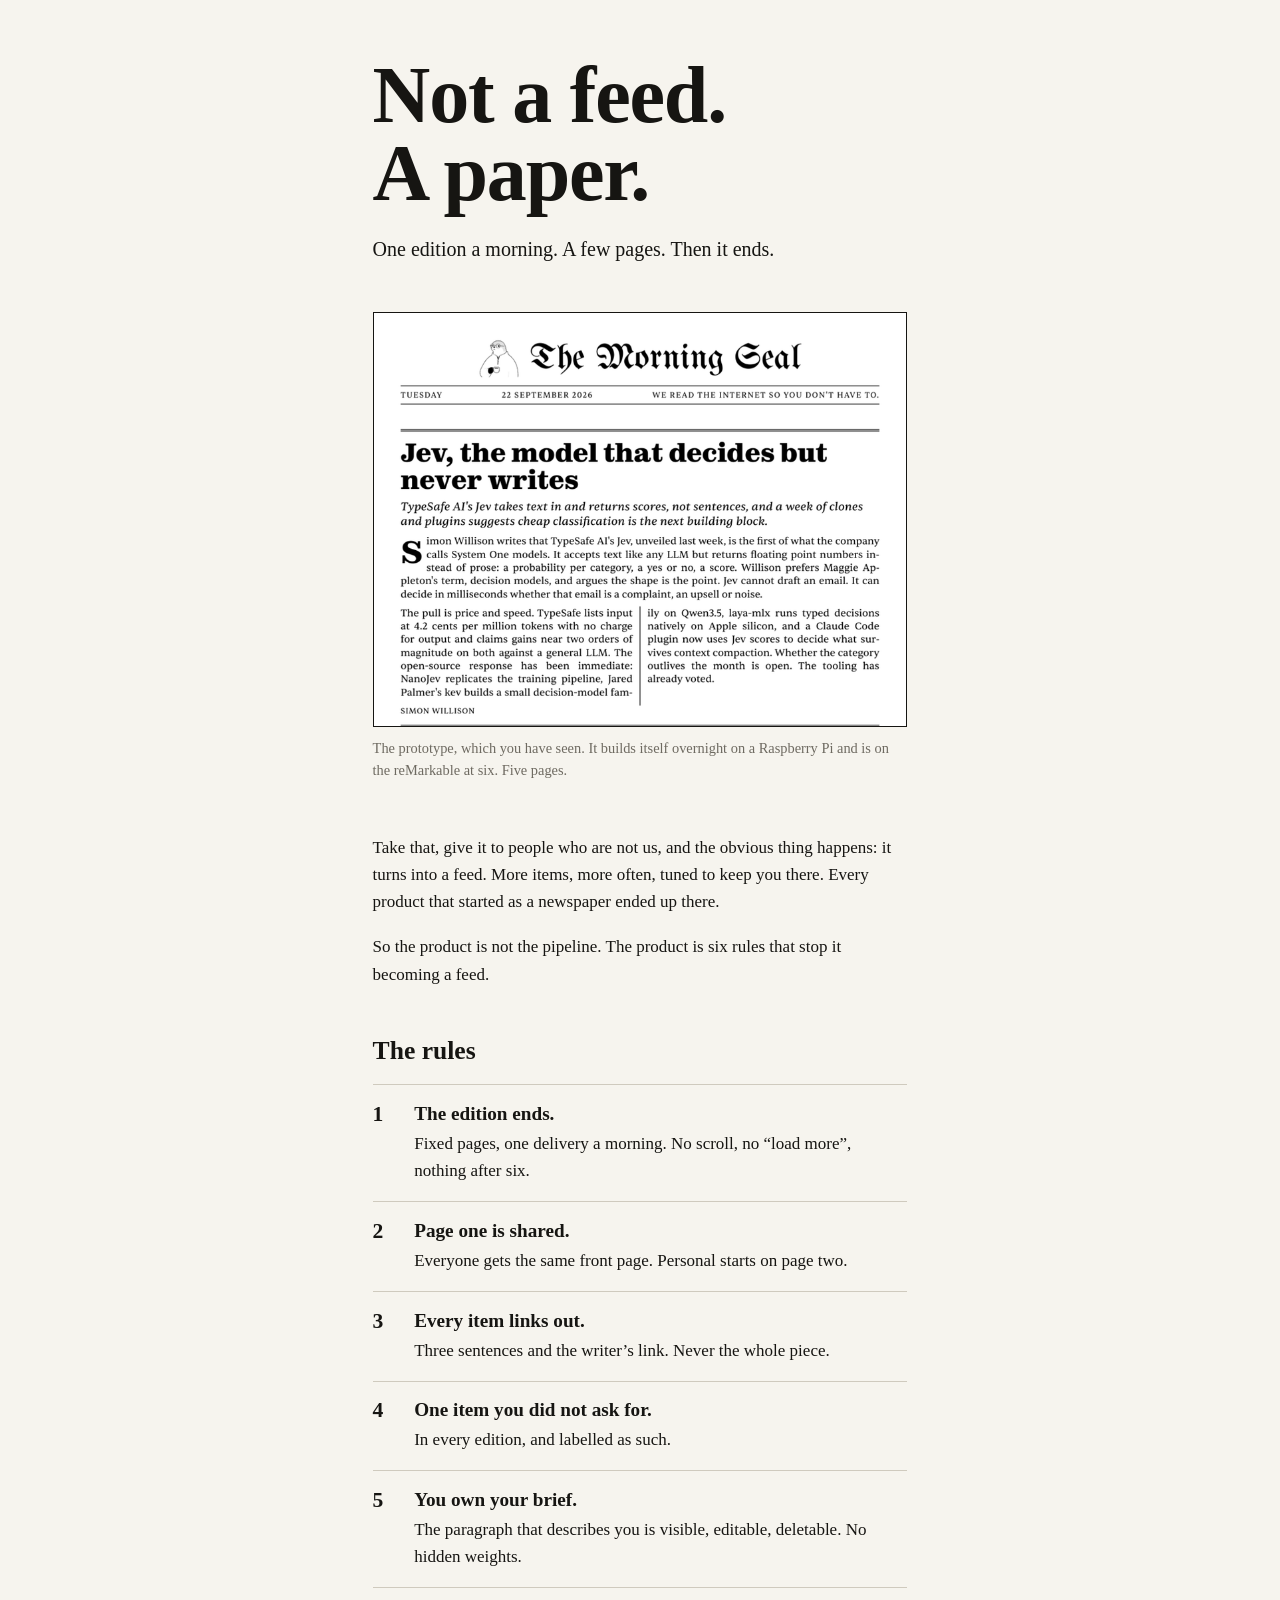
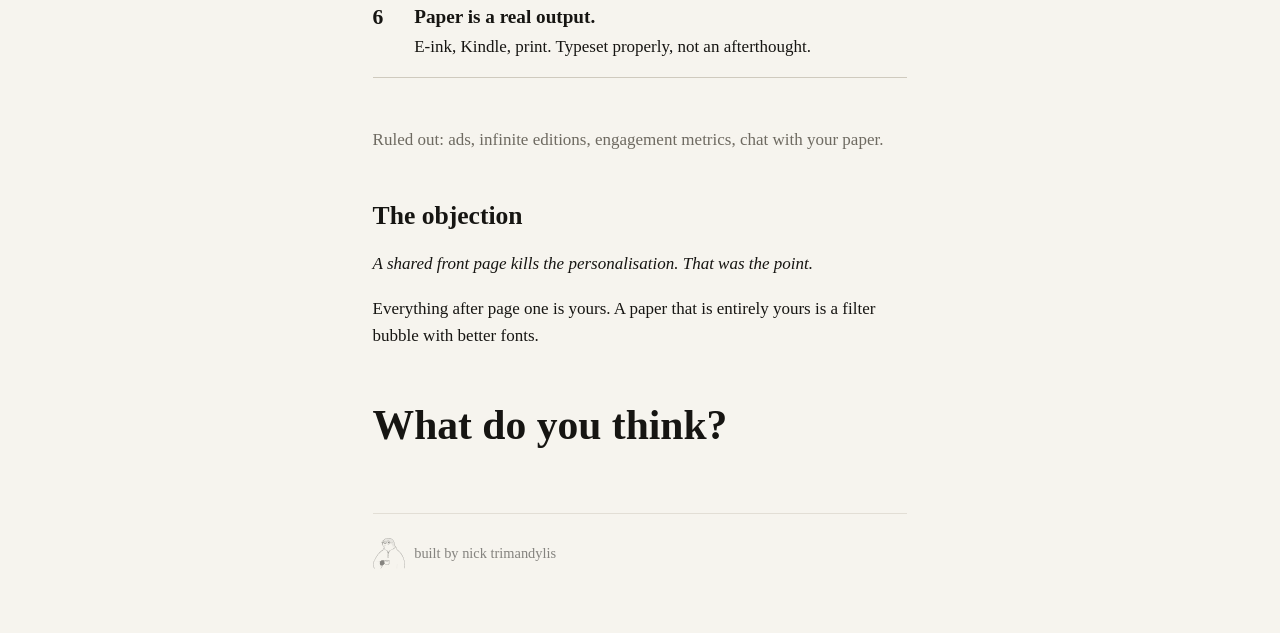
<file: paper/index.html>
<!DOCTYPE html>
<html lang="en">
<head>
<meta charset="utf-8">
<meta name="viewport" content="width=device-width, initial-scale=1">
<title>Not a feed. A paper.</title>
<link rel="icon" href="../favicon.svg" type="image/svg+xml">
<meta name="description" content="One edition a morning, a few pages, and then it ends. Six rules that keep it a paper.">
<meta name="robots" content="noindex">
<meta property="og:type" content="website">
<meta property="og:url" content="https://pitch.nicktrim.com/paper/">
<meta property="og:title" content="Not a feed. A paper.">
<meta property="og:description" content="One edition a morning, a few pages, and then it ends. Six rules that keep it a paper.">
<meta property="og:image" content="https://pitch.nicktrim.com/paper/og.png">
<meta property="og:image:width" content="1200">
<meta property="og:image:height" content="1200">
<meta name="twitter:card" content="summary_large_image">
<link rel="preconnect" href="https://api.fontshare.com">
<link rel="preconnect" href="https://cdn.fontshare.com" crossorigin>
<link href="https://api.fontshare.com/v2/css?f[]=zodiak@700&f[]=sentient@400,401,700&display=swap" rel="stylesheet">
<style>
/* Hallmark · genre: manifesto · macrostructure: Pamphlet · theme: Paper
 * enrichment: none (typography only) · nav: none · footer: Ft1 colophon only
 * axes: warm off-white paper / roman serif display + body (Zodiak + Sentient, the
 *       faces the prototype itself prints in) / no accent, ink only
 * deviation: single column, ragged left, no eyebrows, no caps, no rules between
 *            sections except the ones that carry structure (the six rules).
 * gate 41 waived on .colophon: opacity .5 is mandated by pitch/CLAUDE.md.
 */
:root {
  --paper: #F6F4EE;
  --ink:   #161512;
  --mute:  #6E6A61;
  --rule:  #CFCABE;
  --display: "Zodiak", "Iowan Old Style", Georgia, serif;
  --body:    "Sentient", "Iowan Old Style", Georgia, serif;
  color-scheme: light;
}
* { box-sizing: border-box; }
html { background: var(--paper); color: var(--ink); }
body {
  margin: 0;
  font-family: var(--body);
  font-size: 1.0625rem;
  line-height: 1.6;
  -webkit-font-smoothing: antialiased;
  text-rendering: optimizeLegibility;
}
main {
  max-width: 34em;
  margin: 0 auto;
  padding: 3.5rem 1.35rem 4rem;
}
h1 {
  font-family: var(--display);
  font-weight: 700;
  font-size: clamp(2.75rem, 13vw, 5rem);
  line-height: 0.98;
  letter-spacing: -0.015em;
  margin: 0 0 1.4rem;
}
h1 span { display: block; }
.dek {
  font-size: 1.25rem;
  line-height: 1.45;
  margin: 0 0 3rem;
  max-width: 24em;
}
p { margin: 0 0 1.15rem; }
figure { margin: 0 0 3.25rem; }
figure img {
  display: block;
  width: 100%;
  height: auto;
  border: 1px solid var(--ink);
}
figcaption {
  font-size: 0.9rem;
  color: var(--mute);
  margin-top: 0.7rem;
  line-height: 1.5;
}
h2 {
  font-family: var(--display);
  font-weight: 700;
  font-size: 1.6rem;
  line-height: 1.2;
  margin: 3rem 0 1.1rem;
}
ol.rules {
  list-style: none;
  margin: 0 0 3rem;
  padding: 0;
  border-top: 1px solid var(--rule);
}
ol.rules li {
  display: grid;
  grid-template-columns: 2.1rem 1fr;
  gap: 0 0.5rem;
  padding: 1.05rem 0;
  border-bottom: 1px solid var(--rule);
}
ol.rules li::before {
  grid-row: 1 / 3;
  counter-increment: rule;
  content: counter(rule);
  font-family: var(--display);
  font-weight: 700;
  font-size: 1.35rem;
  line-height: 1.2;
  color: var(--ink);
}
ol.rules { counter-reset: rule; }
ol.rules b {
  grid-column: 2;
  display: block;
  font-family: var(--display);
  font-weight: 700;
  font-size: 1.2rem;
  line-height: 1.25;
  margin-bottom: 0.25rem;
}
ol.rules p { grid-column: 2; margin: 0; color: var(--ink); }
.out { color: var(--mute); }
.objection { margin: 0 0 1.15rem; }
.objection em { font-style: italic; }
.ask {
  font-family: var(--display);
  font-weight: 700;
  font-size: clamp(1.9rem, 8vw, 2.6rem);
  line-height: 1.15;
  margin: 3.25rem 0 4rem;
}
.colophon {
  display: flex;
  align-items: center;
  gap: .6rem;
  opacity: .5;
  font-size: 0.9rem;
  padding-top: 1.5rem;
  border-top: 1px solid var(--rule);
}
.seal { width: 32px; height: auto; flex: none; }
@media (prefers-reduced-motion: no-preference) {
  html { scroll-behavior: smooth; }
}
</style>
</head>
<body>
<main>
  <h1><span>Not a feed.</span><span>A paper.</span></h1>
  <p class="dek">One edition a morning. A few pages. Then it ends.</p>

  <figure>
    <img src="front.png" width="800" height="620" alt="Front page of the prototype: a blackletter masthead, the date, and a lead story set in two columns.">
    <figcaption>The prototype, which you have seen. It builds itself overnight on a Raspberry Pi and is on the reMarkable at six. Five pages.</figcaption>
  </figure>

  <p>Take that, give it to people who are not us, and the obvious thing happens: it turns into a feed. More items, more often, tuned to keep you there. Every product that started as a newspaper ended up there.</p>
  <p>So the product is not the pipeline. The product is six rules that stop it becoming a feed.</p>

  <h2>The rules</h2>
  <ol class="rules">
    <li><b>The edition ends.</b><p>Fixed pages, one delivery a morning. No scroll, no “load more”, nothing after six.</p></li>
    <li><b>Page one is shared.</b><p>Everyone gets the same front page. Personal starts on page two.</p></li>
    <li><b>Every item links out.</b><p>Three sentences and the writer’s link. Never the whole piece.</p></li>
    <li><b>One item you did not ask for.</b><p>In every edition, and labelled as such.</p></li>
    <li><b>You own your brief.</b><p>The paragraph that describes you is visible, editable, deletable. No hidden weights.</p></li>
    <li><b>Paper is a real output.</b><p>E-ink, Kindle, print. Typeset properly, not an afterthought.</p></li>
  </ol>

  <p class="out">Ruled out: ads, infinite editions, engagement metrics, chat with your paper.</p>

  <h2>The objection</h2>
  <p class="objection"><em>A shared front page kills the personalisation. That was the point.</em></p>
  <p>Everything after page one is yours. A paper that is entirely yours is a filter bubble with better fonts.</p>

  <p class="ask">What do you think?</p>

  <footer class="colophon">
    <svg class="seal" aria-hidden="true" xmlns="http://www.w3.org/2000/svg" width="427" height="406" viewBox="0 0 427 406" fill="currentColor" role="img" aria-label="seal"><path fill-rule="evenodd" opacity="0.12" d="M425.0,405.5L422.5,405.0L422.5,400.0L421.5,399.0L422.5,397.0L422.5,366.0L421.5,365.0L422.5,362.0L421.5,361.0L422.5,359.0L421.5,358.0L421.5,352.0L420.5,351.0L421.5,348.0L419.5,341.0L420.5,339.0L419.5,338.0L419.5,331.0L418.5,330.0L419.5,328.0L417.5,324.0L418.5,323.0L416.5,319.0L417.5,318.0L415.5,314.0L416.5,313.0L413.5,305.0L414.5,303.0L412.5,298.0L412.5,295.0L409.5,289.0L407.5,277.0L405.5,275.0L405.5,273.0L403.5,270.0L403.5,266.0L400.5,262.0L401.5,261.0L398.5,256.0L398.5,254.0L392.5,244.0L390.5,237.0L380.5,223.0L379.5,219.0L377.5,218.0L376.5,215.0L374.5,214.0L373.5,211.0L371.5,210.0L370.5,207.0L367.5,205.0L367.5,203.0L362.5,199.0L360.5,195.0L340.0,175.5L338.0,172.5L334.0,170.5L332.0,167.5L326.0,163.5L319.0,156.5L317.0,156.5L315.5,155.0L316.5,154.0L315.5,153.0L315.5,148.0L311.5,142.0L308.5,133.0L309.5,132.0L308.5,129.0L304.5,121.0L302.0,120.5L300.0,118.5L298.5,119.0L299.5,126.0L291.0,134.5L286.0,138.5L284.0,138.5L283.5,140.0L279.0,143.5L272.0,147.5L270.0,147.5L259.0,154.5L257.0,154.5L252.0,157.5L249.0,157.5L245.0,160.5L236.0,162.5L234.0,164.5L233.0,163.5L231.0,165.5L229.0,165.5L223.5,169.0L220.5,175.0L218.5,184.0L216.5,186.0L217.5,187.0L213.5,195.0L212.5,202.0L210.5,205.0L210.5,217.0L209.5,218.0L209.5,226.0L210.5,227.0L207.5,231.0L207.5,237.0L206.5,238.0L207.5,243.0L206.5,244.0L206.5,251.0L205.5,252.0L205.5,255.0L206.5,256.0L205.5,257.0L205.5,263.0L204.0,266.5L203.0,265.5L202.0,266.5L201.0,265.5L198.0,265.5L197.0,266.5L194.5,264.0L195.5,263.0L194.5,262.0L195.5,261.0L195.5,252.0L196.5,251.0L195.5,246.0L197.5,239.0L196.5,236.0L197.5,235.0L197.5,230.0L195.5,228.0L195.5,225.0L196.5,224.0L195.5,221.0L196.5,220.0L196.5,214.0L197.5,213.0L196.5,207.0L198.5,204.0L197.5,203.0L198.5,202.0L196.5,199.0L195.5,191.0L192.5,185.0L191.5,179.0L189.5,176.0L189.5,172.0L185.0,166.5L182.0,165.5L181.0,166.5L179.0,164.5L176.0,164.5L174.0,162.5L173.0,163.5L165.0,158.5L164.0,159.5L154.0,152.5L148.5,146.0L146.5,145.0L145.5,140.0L147.5,136.0L147.0,134.5L141.0,138.5L140.5,142.0L138.5,145.0L139.5,146.0L138.5,147.0L138.5,151.0L136.5,155.0L135.5,162.0L133.0,162.5L121.0,171.5L115.0,174.5L105.0,182.5L104.0,184.5L100.0,186.5L92.0,195.5L90.0,195.5L87.5,199.0L83.5,202.0L80.5,207.0L75.5,211.0L72.5,216.0L64.5,225.0L56.5,238.0L54.5,239.0L49.5,249.0L46.5,252.0L46.5,254.0L41.5,261.0L39.5,267.0L36.5,270.0L32.5,280.0L28.5,285.0L28.5,287.0L26.5,289.0L22.5,299.0L19.5,302.0L18.5,306.0L16.5,308.0L17.5,309.0L15.5,311.0L12.5,320.0L10.5,322.0L10.5,325.0L8.5,327.0L7.5,334.0L5.5,338.0L6.5,339.0L4.5,343.0L5.5,345.0L3.5,352.0L4.5,353.0L3.5,361.0L5.5,366.0L4.5,368.0L6.5,372.0L5.5,373.0L7.5,376.0L8.5,382.0L12.5,388.0L12.5,390.0L15.5,392.0L16.5,396.0L26.5,405.0L20.0,405.5L18.5,403.0L16.5,402.0L16.5,400.0L11.5,395.0L6.5,387.0L6.5,385.0L2.5,377.0L3.5,376.0L2.5,373.0L0.5,370.0L-0.5,350.0L0.5,349.0L0.5,344.0L1.5,343.0L0.5,342.0L2.5,337.0L2.5,334.0L6.5,325.0L5.5,324.0L7.5,322.0L6.5,321.0L10.5,315.0L11.5,310.0L14.5,306.0L14.5,304.0L19.5,296.0L23.5,286.0L26.5,283.0L26.5,281.0L29.5,277.0L30.5,273.0L32.5,271.0L36.5,262.0L39.5,259.0L39.5,257.0L45.5,248.0L46.5,244.0L49.5,241.0L54.5,232.0L58.5,228.0L59.5,225.0L63.5,221.0L64.5,218.0L66.5,217.0L68.5,213.0L71.5,211.0L74.5,206.0L78.5,203.0L94.0,186.5L99.0,183.5L100.0,181.5L106.0,177.5L107.0,175.5L115.0,170.5L116.0,168.5L119.0,166.5L121.0,166.5L131.5,159.0L135.5,147.0L134.5,146.0L136.5,143.0L136.5,140.0L138.5,136.0L147.5,129.0L147.5,119.0L146.0,118.5L144.0,115.5L142.0,115.5L141.5,114.0L133.5,107.0L128.0,96.5L126.0,98.5L123.5,98.0L127.5,95.0L126.5,92.0L127.5,90.0L123.0,90.5L121.0,92.5L118.5,92.0L122.0,89.5L126.0,88.5L127.5,87.0L126.5,85.0L127.5,83.0L126.0,82.5L125.0,83.5L123.0,82.5L120.0,84.5L114.5,84.0L116.0,82.5L117.0,83.5L120.0,81.5L121.0,82.5L122.0,81.5L127.0,81.5L128.5,78.0L122.5,74.0L118.5,67.0L117.5,59.0L114.5,57.0L114.5,55.0L117.5,54.0L120.5,45.0L125.0,40.5L134.0,35.5L138.0,35.5L143.5,28.0L144.5,25.0L157.0,13.5L162.0,11.5L165.0,8.5L169.0,7.5L171.0,5.5L177.0,4.5L187.0,0.5L191.0,0.5L192.0,-0.5L194.0,0.5L195.0,-0.5L217.0,-0.5L218.0,0.5L219.0,-0.5L224.0,1.5L235.0,3.5L254.0,13.5L255.0,15.5L258.0,16.5L259.5,19.0L264.5,23.0L267.5,28.0L271.5,32.0L272.5,35.0L274.5,36.0L274.5,38.0L280.5,48.0L280.5,50.0L283.5,56.0L283.5,59.0L286.5,65.0L285.5,66.0L287.5,69.0L287.5,72.0L288.5,73.0L287.5,74.0L290.5,81.0L290.5,86.0L293.5,94.0L292.5,95.0L294.5,100.0L294.5,105.0L295.5,106.0L296.5,113.0L299.0,115.5L305.0,117.5L310.5,123.0L312.5,129.0L311.5,130.0L314.5,139.0L316.5,141.0L317.5,146.0L319.5,148.0L319.5,152.0L348.0,176.5L353.5,183.0L362.5,191.0L362.5,193.0L364.5,194.0L368.5,200.0L374.5,206.0L380.5,216.0L383.5,219.0L384.5,222.0L387.5,225.0L390.5,230.0L390.5,232.0L397.5,243.0L400.5,251.0L402.5,253.0L402.5,256.0L404.5,259.0L404.5,261.0L406.5,263.0L407.5,269.0L412.5,281.0L414.5,292.0L416.5,295.0L416.5,298.0L419.5,307.0L419.5,312.0L420.5,313.0L420.5,319.0L421.5,320.0L420.5,321.0L423.5,331.0L422.5,332.0L424.5,339.0L423.5,340.0L424.5,341.0L424.5,348.0L425.5,349.0L425.5,356.0L426.5,357.0L426.5,399.0L425.5,400.0L425.0,405.5ZM131.5,54.0L133.5,45.0L137.0,38.5L136.0,39.5L135.0,38.5L127.0,42.5L126.5,44.0L123.5,46.0L120.5,54.0L131.5,54.0ZM183.5,60.0L184.0,58.5L187.0,58.5L188.5,57.0L188.5,54.0L190.5,52.0L190.5,50.0L194.5,46.0L194.5,44.0L193.0,42.5L190.0,43.5L184.5,50.0L182.5,56.0L183.5,58.0L182.5,60.0L183.5,60.0ZM205.5,198.0L210.5,180.0L212.5,178.0L212.5,175.0L215.0,171.5L217.0,172.5L219.5,170.0L218.5,169.0L220.0,166.5L223.0,165.5L225.0,162.5L226.0,163.5L230.0,160.5L231.0,161.5L234.0,159.5L235.0,160.5L239.0,157.5L240.0,158.5L242.0,156.5L251.0,154.5L252.0,152.5L253.0,153.5L255.0,152.5L256.0,150.5L259.0,150.5L261.0,148.5L265.0,147.5L266.0,145.5L270.0,144.5L271.0,142.5L272.0,143.5L276.0,139.5L280.0,137.5L283.0,133.5L285.0,134.5L286.5,133.0L285.5,132.0L287.5,131.0L287.5,129.0L286.0,128.5L284.0,129.5L284.5,127.0L288.0,126.5L290.0,130.5L291.5,129.0L290.0,128.5L289.5,127.0L291.0,127.5L290.5,126.0L292.0,124.5L293.5,125.0L292.0,123.5L290.0,125.5L288.5,124.0L291.0,121.5L292.5,122.0L291.5,121.0L292.5,119.0L290.5,118.0L291.5,115.0L290.0,112.5L290.0,115.5L287.0,113.5L285.5,114.0L287.5,115.0L285.5,118.0L285.5,121.0L288.0,125.5L285.5,124.0L283.0,120.5L278.5,120.0L281.5,118.0L276.5,117.0L280.0,116.5L280.0,115.5L276.0,114.5L275.5,116.0L274.0,116.5L272.0,112.5L271.0,115.5L268.0,113.5L265.5,117.0L264.0,117.5L262.5,114.0L262.5,109.0L259.5,103.0L259.5,99.0L256.5,94.0L256.5,92.0L247.0,81.5L240.0,77.5L234.0,75.5L229.0,75.5L228.0,74.5L222.0,74.5L219.0,76.5L216.0,80.5L213.0,80.5L210.0,82.5L208.0,82.5L207.5,84.0L210.5,85.0L210.0,86.5L200.0,85.5L200.0,84.5L204.5,84.0L193.0,81.5L185.0,75.5L180.5,69.0L179.5,62.0L177.0,59.5L174.0,58.5L161.0,58.5L160.0,57.5L160.5,59.0L157.0,59.5L155.0,62.5L152.0,60.5L153.0,62.5L151.0,62.5L145.0,66.5L143.0,66.5L142.0,68.5L141.0,67.5L141.5,69.0L138.0,70.5L137.5,72.0L132.5,76.0L137.0,77.5L138.5,80.0L131.5,80.0L132.0,81.5L133.5,82.0L130.5,84.0L130.5,86.0L134.5,86.0L130.5,89.0L130.5,92.0L135.0,90.5L136.5,91.0L136.0,92.5L134.0,92.5L131.5,95.0L132.5,96.0L131.5,97.0L137.5,106.0L151.5,118.0L150.5,121.0L150.5,125.0L151.5,126.0L150.5,128.0L150.5,139.0L149.5,140.0L150.5,144.0L155.0,149.5L157.0,149.5L158.0,151.5L160.0,151.5L162.0,154.5L164.0,154.5L166.0,156.5L167.0,155.5L168.0,157.5L169.0,156.5L170.0,158.5L171.0,157.5L178.0,161.5L179.0,160.5L181.0,162.5L182.0,161.5L186.0,164.5L187.0,163.5L190.5,167.0L193.0,172.5L196.0,171.5L199.5,182.0L201.5,185.0L201.5,189.0L203.5,192.0L204.5,198.0L205.5,198.0ZM129.5,73.0L129.5,70.0L130.5,69.0L129.5,68.0L130.5,67.0L130.5,62.0L131.5,60.0L130.0,58.5L121.0,58.5L122.5,68.0L128.0,73.5L129.5,73.0ZM208.5,80.0L211.0,79.5L216.5,75.0L208.0,73.5L195.0,66.5L182.5,62.0L185.5,70.0L194.0,78.5L200.0,80.5L201.0,79.5L202.0,80.5L208.5,80.0ZM160.0,81.5L151.5,76.0L149.5,73.0L151.0,68.5L156.0,66.5L163.0,66.5L164.0,67.5L165.0,66.5L172.5,70.0L172.5,73.0L171.0,73.5L170.0,75.5L165.0,77.5L160.0,81.5ZM172.0,101.5L168.0,101.5L161.0,96.5L154.0,100.5L152.5,99.0L158.5,94.0L159.0,91.5L161.0,91.5L165.0,96.5L168.0,98.5L171.0,98.5L172.5,100.0L172.0,101.5ZM106.0,102.5L104.5,102.0L106.0,99.5L110.0,96.5L112.5,97.0L107.0,100.5L106.0,102.5ZM283.5,102.0L284.5,99.0L281.0,96.5L280.5,101.0L282.0,102.5L283.5,102.0ZM280.5,113.0L281.5,110.0L280.5,108.0L278.0,106.5L276.5,108.0L276.5,111.0L278.0,113.5L280.5,113.0ZM270.0,126.5L267.0,126.5L265.5,125.0L265.5,118.0L268.0,116.5L271.5,119.0L271.5,125.0L270.0,126.5ZM277.0,131.5L275.5,129.0L277.0,126.5L280.0,125.5L281.5,127.0L281.5,129.0L280.5,129.0L280.0,127.5L277.0,131.5ZM205.5,213.0L205.5,205.0L206.5,204.0L205.0,204.5L203.0,203.5L202.5,206.0L203.5,207.0L202.0,209.5L200.5,209.0L199.5,213.0L201.5,213.0L202.0,210.5L203.5,211.0L202.5,212.0L204.0,213.5L205.5,213.0ZM204.5,228.0L207.5,226.0L206.0,224.5L201.0,226.5L200.5,224.0L207.0,223.5L207.5,222.0L206.0,222.5L205.5,221.0L207.5,217.0L206.0,215.5L202.0,215.5L201.0,214.5L199.5,216.0L198.5,227.0L202.0,228.5L204.5,228.0ZM202.5,263.0L201.5,262.0L202.5,261.0L201.5,259.0L202.5,253.0L201.5,252.0L203.5,246.0L202.5,246.0L202.0,247.5L201.5,245.0L203.5,244.0L203.5,240.0L202.5,239.0L204.5,236.0L203.5,235.0L204.5,234.0L204.0,230.5L203.0,232.5L202.0,230.5L200.5,232.0L200.5,239.0L199.5,240.0L200.5,242.0L198.5,249.0L199.5,250.0L198.5,252.0L199.5,253.0L198.5,255.0L198.5,259.0L199.5,260.0L198.5,263.0L202.5,263.0ZM106.0,405.5L100.5,405.0L102.0,402.5L103.5,403.0L102.5,402.0L111.5,394.0L111.5,392.0L113.0,391.5L115.5,388.0L114.5,387.0L115.5,385.0L117.5,384.0L115.0,383.5L110.0,385.5L100.0,385.5L93.0,383.5L84.5,378.0L87.0,376.5L88.0,378.5L91.0,377.5L90.5,379.0L93.0,380.5L103.0,381.5L104.0,382.5L104.5,380.0L107.5,378.0L112.5,371.0L112.0,368.5L104.0,366.5L102.5,364.0L98.5,361.0L92.5,351.0L92.5,347.0L90.5,341.0L91.5,340.0L90.5,339.0L90.5,334.0L91.5,333.0L91.5,326.0L92.5,325.0L91.5,324.0L93.5,321.0L92.5,320.0L97.5,312.0L95.0,310.5L89.0,313.5L86.0,313.5L85.0,311.5L97.0,306.5L103.0,307.5L104.0,305.5L107.0,304.5L111.0,300.5L116.0,299.5L122.0,296.5L127.0,296.5L128.0,295.5L138.0,295.5L144.0,297.5L147.0,301.5L150.0,302.5L150.5,300.0L152.0,298.5L154.0,298.5L155.0,296.5L168.0,292.5L169.0,293.5L170.0,292.5L176.0,292.5L177.0,291.5L179.0,292.5L182.0,291.5L194.0,292.5L196.0,291.5L197.0,292.5L202.0,292.5L203.0,293.5L205.0,292.5L209.0,294.5L213.0,294.5L221.5,300.0L222.5,303.0L221.5,308.0L222.5,309.0L220.5,314.0L221.5,317.0L219.5,323.0L220.5,324.0L219.5,325.0L219.5,329.0L218.5,330.0L219.5,331.0L216.5,340.0L217.5,341.0L216.5,344.0L214.5,346.0L213.5,350.0L212.0,350.5L211.0,352.5L208.0,354.5L206.0,354.5L204.0,356.5L201.0,356.5L200.0,357.5L198.0,356.5L197.0,357.5L175.0,357.5L174.0,356.5L173.0,357.5L164.0,354.5L157.0,346.5L149.0,345.5L147.5,348.0L147.5,351.0L144.0,355.5L138.0,360.5L132.5,362.0L129.5,373.0L126.5,375.0L126.0,377.5L124.0,377.5L123.5,379.0L121.5,380.0L122.5,382.0L120.5,384.0L121.5,385.0L119.5,389.0L117.5,390.0L117.5,392.0L115.5,393.0L115.5,395.0L112.5,397.0L113.5,398.0L109.0,401.5L106.0,405.5ZM194.5,354.0L198.0,353.5L198.0,350.5L200.5,352.0L200.0,353.5L201.5,352.0L199.5,349.0L201.5,349.0L200.5,347.0L202.5,345.0L202.5,342.0L204.5,339.0L204.5,334.0L206.5,329.0L206.5,322.0L207.5,321.0L207.5,313.0L209.0,311.5L214.0,311.5L218.0,308.5L219.5,306.0L218.5,305.0L219.5,303.0L214.0,298.5L210.0,298.5L206.0,296.5L203.0,296.5L202.0,295.5L201.0,296.5L195.0,294.5L192.0,295.5L189.0,294.5L181.0,294.5L180.0,295.5L176.0,294.5L175.0,295.5L165.0,296.5L162.0,298.5L155.0,300.5L153.5,303.0L153.5,308.0L154.5,309.0L153.5,311.0L154.5,313.0L153.5,314.0L155.5,320.0L154.5,323.0L155.5,324.0L155.5,328.0L156.5,329.0L155.5,330.0L156.5,331.0L157.5,338.0L159.5,340.0L159.5,343.0L161.5,348.0L166.0,351.5L169.0,351.5L172.0,353.5L176.0,353.5L177.0,354.5L179.0,353.5L180.0,354.5L194.5,354.0ZM195.0,311.5L190.0,311.5L189.0,310.5L182.0,310.5L181.0,311.5L178.0,310.5L170.0,310.5L160.0,307.5L158.5,306.0L161.0,304.5L164.0,304.5L165.0,303.5L166.0,304.5L169.0,302.5L175.0,302.5L176.0,301.5L177.0,302.5L180.0,302.5L181.0,301.5L193.0,301.5L195.0,302.5L198.0,301.5L202.0,303.5L203.0,302.5L213.5,306.0L210.0,308.5L207.0,308.5L203.0,310.5L201.0,309.5L195.0,311.5ZM150.5,311.0L150.0,305.5L144.0,305.5L141.5,307.0L142.0,308.5L145.0,310.5L150.5,311.0ZM50.0,316.5L48.5,316.0L49.5,315.0L49.0,313.5L51.0,314.5L52.0,312.5L71.0,306.5L76.0,306.5L77.0,307.5L78.0,306.5L81.0,306.5L84.0,307.5L83.5,309.0L85.5,310.0L83.0,311.5L77.0,309.5L75.0,310.5L69.0,310.5L50.0,316.5ZM72.0,335.5L70.5,335.0L70.5,332.0L73.5,326.0L73.5,324.0L82.0,313.5L83.5,316.0L79.5,321.0L84.5,321.0L83.0,322.5L80.0,322.5L75.5,325.0L74.5,331.0L72.0,335.5ZM153.5,334.0L151.5,327.0L152.5,326.0L151.5,325.0L151.5,319.0L150.0,315.5L149.5,318.0L150.5,320.0L147.5,325.0L150.5,329.0L149.5,330.0L150.5,333.0L152.0,334.5L153.5,334.0ZM156.5,343.0L155.5,339.0L152.0,338.5L150.0,336.5L147.5,340.0L153.0,343.5L156.5,343.0ZM321.0,405.5L317.5,405.0L317.5,386.0L318.5,385.0L319.5,350.0L322.0,344.5L323.5,346.0L323.5,352.0L322.5,353.0L321.0,405.5ZM74.0,364.5L71.5,361.0L71.5,358.0L72.5,357.0L72.0,352.5L73.5,354.0L73.5,358.0L75.5,362.0L74.0,364.5ZM116.5,381.0L117.5,380.0L116.5,379.0L125.5,372.0L125.5,370.0L127.5,368.0L127.0,365.5L123.0,368.5L122.0,367.5L119.0,369.5L116.0,368.5L109.5,379.0L106.5,381.0L110.0,381.5L115.0,379.5L116.0,379.5L115.5,381.0L116.5,381.0ZM84.0,377.5L82.5,377.0L83.0,375.5L77.5,371.0L78.5,370.0L75.5,369.0L77.0,366.5L85.5,376.0L84.0,377.5ZM93.0,376.5L92.5,375.0L99.0,369.5L99.5,371.0L93.0,376.5Z"/><path fill-rule="evenodd" d="M425.0,405.5L422.5,405.0L422.5,358.0L421.5,357.0L419.5,328.0L418.5,327.0L416.5,312.0L415.5,311.0L414.5,303.0L406.5,274.0L403.5,269.0L403.5,266.0L399.5,258.0L399.5,256.0L390.5,239.0L390.5,237.0L386.5,232.0L379.5,219.0L362.5,197.0L338.0,172.5L316.5,155.0L315.5,148.0L312.5,143.0L306.5,124.0L304.0,120.5L299.0,118.5L298.5,122.0L299.5,125.0L298.5,127.0L287.0,137.5L284.0,138.5L278.0,143.5L268.0,149.5L266.0,149.5L264.0,151.5L262.0,150.5L262.5,152.0L258.0,154.5L256.0,154.5L250.0,157.5L248.5,156.0L254.0,152.5L260.0,150.5L280.0,137.5L283.0,136.5L295.5,125.0L292.5,108.0L288.5,95.0L287.5,85.0L286.5,84.0L285.5,76.0L282.5,68.0L281.5,61.0L279.5,58.0L275.5,46.0L269.5,35.0L261.5,25.0L253.0,17.5L245.0,12.5L229.0,5.5L225.0,5.5L220.0,3.5L201.0,3.5L200.0,2.5L191.0,3.5L190.0,4.5L179.0,6.5L162.0,14.5L152.0,22.5L144.5,31.0L142.5,35.0L149.0,38.5L154.5,44.0L158.0,54.5L164.0,51.5L170.0,51.5L171.0,52.5L174.0,52.5L179.0,55.5L183.5,46.0L188.0,41.5L197.0,36.5L206.0,35.5L218.0,40.5L224.5,48.0L227.0,56.5L260.0,58.5L265.5,63.0L265.5,66.0L264.0,66.5L258.0,61.5L227.0,60.5L224.5,70.0L218.0,78.5L209.0,82.5L201.0,83.5L190.0,79.5L183.5,73.0L180.5,68.0L178.5,59.0L172.0,55.5L168.0,55.5L167.0,54.5L162.0,55.5L158.0,57.5L156.5,60.0L154.0,61.5L154.5,51.0L150.5,44.0L145.0,39.5L142.0,38.5L139.5,40.0L135.5,49.0L135.5,52.0L133.5,57.0L133.5,63.0L132.5,64.0L132.5,71.0L131.5,72.0L131.5,75.0L137.5,79.0L132.0,79.5L130.5,81.0L133.5,82.0L130.5,83.0L130.5,86.0L133.5,87.0L129.5,89.0L130.5,92.0L132.5,93.0L131.5,94.0L131.5,97.0L133.5,99.0L133.5,101.0L135.5,104.0L137.0,104.5L145.0,113.5L148.0,114.5L150.5,117.0L150.5,139.0L149.5,140.0L150.5,145.0L157.0,151.5L163.5,155.0L161.0,156.5L157.0,154.5L155.0,151.5L149.5,148.0L145.5,142.0L147.5,136.0L147.0,134.5L142.0,137.5L139.5,141.0L135.5,161.0L134.0,162.5L132.0,162.5L128.0,166.5L123.0,168.5L119.0,172.5L111.0,177.5L83.5,202.0L69.5,218.0L66.5,223.0L64.5,224.0L63.5,227.0L47.5,250.0L16.5,308.0L16.5,310.0L7.5,329.0L7.5,332.0L5.5,337.0L4.5,350.0L3.5,351.0L3.5,360.0L4.5,362.0L5.5,374.0L12.5,390.0L16.5,396.0L25.5,405.0L21.0,405.5L12.5,396.0L6.5,386.0L1.5,372.0L1.5,368.0L0.5,367.0L0.5,345.0L7.5,320.0L20.5,293.0L23.5,289.0L23.5,287.0L25.5,285.0L41.5,254.0L46.5,247.0L46.5,245.0L51.5,239.0L53.5,234.0L66.5,216.0L90.0,190.5L98.0,184.5L105.0,177.5L132.5,158.0L137.5,138.0L144.0,131.5L147.5,130.0L147.5,119.0L132.5,105.0L129.5,98.0L127.5,96.0L127.5,90.0L124.5,89.0L127.5,87.0L127.5,83.0L117.5,83.0L122.0,81.5L127.0,81.5L128.5,78.0L125.0,75.5L120.5,70.0L117.5,63.0L117.5,59.0L115.5,58.0L115.5,55.0L117.5,54.0L122.0,43.5L130.0,37.5L134.0,35.5L138.0,35.5L144.5,26.0L156.0,14.5L172.0,5.5L181.0,2.5L184.0,2.5L188.0,0.5L196.0,0.5L197.0,-0.5L223.0,0.5L239.0,5.5L250.0,12.5L252.0,12.5L258.0,17.5L270.5,31.0L280.5,49.0L280.5,51.0L282.5,54.0L282.5,57.0L285.5,63.0L285.5,66.0L287.5,70.0L287.5,74.0L292.5,91.0L292.5,96.0L294.5,101.0L296.5,114.0L303.0,116.5L309.5,122.0L313.5,134.0L313.5,137.0L319.5,149.0L319.5,153.0L331.0,161.5L340.0,170.5L350.0,178.5L373.5,205.0L388.5,227.0L400.5,250.0L400.5,252.0L402.5,254.0L403.5,259.0L406.5,264.0L409.5,273.0L409.5,276.0L413.5,285.0L413.5,289.0L417.5,300.0L417.5,304.0L419.5,309.0L420.5,321.0L421.5,322.0L421.5,327.0L422.5,328.0L422.5,333.0L423.5,334.0L423.5,341.0L424.5,342.0L424.5,349.0L425.5,350.0L425.5,369.0L426.5,370.0L426.5,396.0L425.5,397.0L425.0,405.5ZM132.5,54.0L131.5,53.0L132.5,52.0L132.5,49.0L137.0,38.5L134.0,38.5L128.0,41.5L121.5,49.0L121.5,53.0L120.5,54.0L132.5,54.0ZM208.5,80.0L213.0,78.5L221.5,69.0L223.5,64.0L223.5,54.0L220.5,48.0L216.0,42.5L209.0,39.5L198.0,39.5L191.0,42.5L184.5,50.0L182.5,56.0L183.5,67.0L186.5,72.0L194.0,78.5L199.0,80.5L208.5,80.0ZM142.0,67.5L138.5,65.0L137.5,59.0L139.5,54.0L142.0,51.5L146.0,51.5L148.5,55.0L148.5,60.0L145.5,65.0L142.0,67.5ZM210.0,69.5L209.0,68.5L206.0,68.5L204.5,67.0L201.5,64.0L201.5,61.0L200.5,60.0L202.5,55.0L207.0,51.5L212.0,51.5L214.0,52.5L216.5,55.0L218.5,60.0L217.5,64.0L213.0,68.5L210.0,69.5ZM129.5,74.0L131.5,59.0L121.0,58.5L120.5,63.0L122.5,68.0L129.0,74.5L129.5,74.0ZM160.0,81.5L156.0,79.5L150.5,74.0L150.5,70.0L152.0,68.5L158.0,66.5L162.0,66.5L169.0,68.5L172.5,71.0L169.0,75.5L160.0,81.5ZM172.0,101.5L169.0,101.5L161.0,96.5L154.0,100.5L152.5,99.0L156.0,96.5L160.0,91.5L165.0,96.5L170.0,99.5L172.0,99.5L172.0,101.5ZM204.0,265.5L195.5,265.0L196.5,240.0L197.5,239.0L197.5,231.0L198.5,230.0L196.5,229.0L196.5,226.0L195.5,225.0L196.5,224.0L196.5,215.0L197.5,214.0L198.5,202.0L189.5,175.0L189.5,171.0L188.0,168.5L185.0,166.5L168.0,160.5L167.5,158.0L169.0,157.5L174.0,160.5L180.0,161.5L183.0,163.5L185.0,163.5L187.0,165.5L189.0,165.5L192.5,172.0L195.0,171.5L196.5,173.0L205.0,198.5L206.5,197.0L208.5,187.0L213.5,174.0L215.0,172.5L218.0,172.5L219.5,168.0L225.0,163.5L229.0,161.5L235.0,160.5L238.0,158.5L240.0,159.5L241.0,157.5L247.0,155.5L248.5,157.0L248.0,158.5L246.0,159.5L244.0,158.5L243.0,160.5L230.0,164.5L224.0,167.5L221.5,171.0L210.5,205.0L209.5,228.0L207.5,230.0L207.5,235.0L206.5,236.0L205.5,263.0L204.0,265.5ZM197.5,182.0L197.5,180.0L195.5,178.0L195.0,173.5L192.5,175.0L192.5,177.0L195.5,179.0L194.5,182.0L197.5,182.0ZM208.5,204.0L210.5,199.0L210.0,197.5L208.0,197.5L206.5,200.0L207.5,204.0L208.5,204.0ZM205.5,228.0L207.5,227.0L207.5,207.0L206.5,207.0L206.5,214.0L205.0,215.5L202.0,215.5L202.0,212.5L203.0,213.5L205.5,213.0L205.5,205.0L206.5,204.0L203.0,203.5L202.5,206.0L201.0,205.5L199.5,209.0L198.5,227.0L202.0,228.5L205.5,228.0ZM202.5,263.0L202.5,252.0L203.5,251.0L202.5,250.0L203.5,249.0L203.5,240.0L204.5,239.0L204.0,230.5L200.5,231.0L199.5,247.0L198.5,248.0L198.5,263.0L202.5,263.0ZM111.0,399.5L108.5,397.0L112.0,393.5L113.5,394.0L112.5,392.0L118.5,382.0L118.5,379.0L124.5,374.0L128.5,365.0L121.0,368.5L110.0,368.5L105.0,366.5L97.5,359.0L92.5,350.0L91.5,338.0L90.5,336.0L91.5,335.0L92.5,322.0L98.5,311.0L94.0,310.5L87.0,313.5L85.5,312.0L87.0,310.5L94.0,307.5L103.0,307.5L104.0,305.5L107.0,304.5L110.0,301.5L117.0,298.5L120.0,298.5L123.0,296.5L136.0,295.5L143.0,297.5L146.0,299.5L148.0,302.5L150.0,302.5L153.0,298.5L158.0,295.5L164.0,293.5L170.0,293.5L171.0,292.5L201.0,292.5L202.0,293.5L208.0,293.5L218.0,297.5L221.5,301.0L222.5,305.0L221.5,306.0L221.5,313.0L220.5,314.0L218.5,335.0L217.5,336.0L216.5,343.0L213.5,349.0L209.0,353.5L203.0,356.5L197.0,356.5L196.0,357.5L176.0,357.5L175.0,356.5L170.0,356.5L165.0,354.5L160.5,351.0L158.0,346.5L154.0,346.5L148.0,344.5L147.5,350.0L144.5,355.0L137.0,360.5L131.5,362.0L131.5,367.0L129.5,370.0L129.5,372.0L126.5,376.0L121.5,380.0L120.5,386.0L111.0,399.5ZM195.5,354.0L201.0,353.5L208.0,350.5L212.5,345.0L214.5,338.0L214.5,334.0L216.5,329.0L216.5,325.0L217.5,324.0L217.5,318.0L218.5,317.0L218.5,307.0L219.5,306.0L218.5,301.0L217.0,299.5L211.0,297.5L208.0,297.5L203.0,295.5L197.0,295.5L196.0,294.5L176.0,294.5L175.0,295.5L169.0,295.5L156.0,299.5L153.5,302.0L154.5,324.0L155.5,325.0L155.5,331.0L157.5,335.0L157.5,338.0L159.5,341.0L161.5,348.0L168.0,352.5L171.0,352.5L176.0,354.5L195.5,354.0ZM200.0,310.5L173.0,310.5L172.0,309.5L163.0,308.5L159.5,306.0L172.0,302.5L182.0,302.5L183.0,301.5L192.5,302.0L189.0,302.5L189.0,304.5L194.0,304.5L196.0,302.5L199.0,302.5L200.0,303.5L201.0,302.5L202.0,304.5L205.0,303.5L210.0,306.5L211.5,306.0L211.5,307.0L209.0,308.5L201.0,309.5L200.0,310.5ZM150.5,311.0L150.0,305.5L143.0,305.5L140.5,307.0L146.0,311.5L150.5,311.0ZM153.5,334.0L152.5,326.0L151.5,325.0L151.5,319.0L150.5,318.0L150.5,315.0L149.0,314.5L149.5,322.0L147.5,326.0L149.5,328.0L150.5,334.0L153.5,334.0ZM157.5,344.0L155.0,338.5L153.0,338.5L150.0,336.5L147.5,339.0L149.0,341.5L153.0,343.5L157.5,344.0ZM105.0,405.5L103.0,404.5L102.0,405.5L100.5,405.0L103.0,403.5L106.0,399.5L107.0,400.5L109.0,398.5L110.5,400.0L106.0,403.5L105.0,405.5Z"/></svg> built by nick trimandylis
  </footer>
</main>
</body>
</html>
</file>
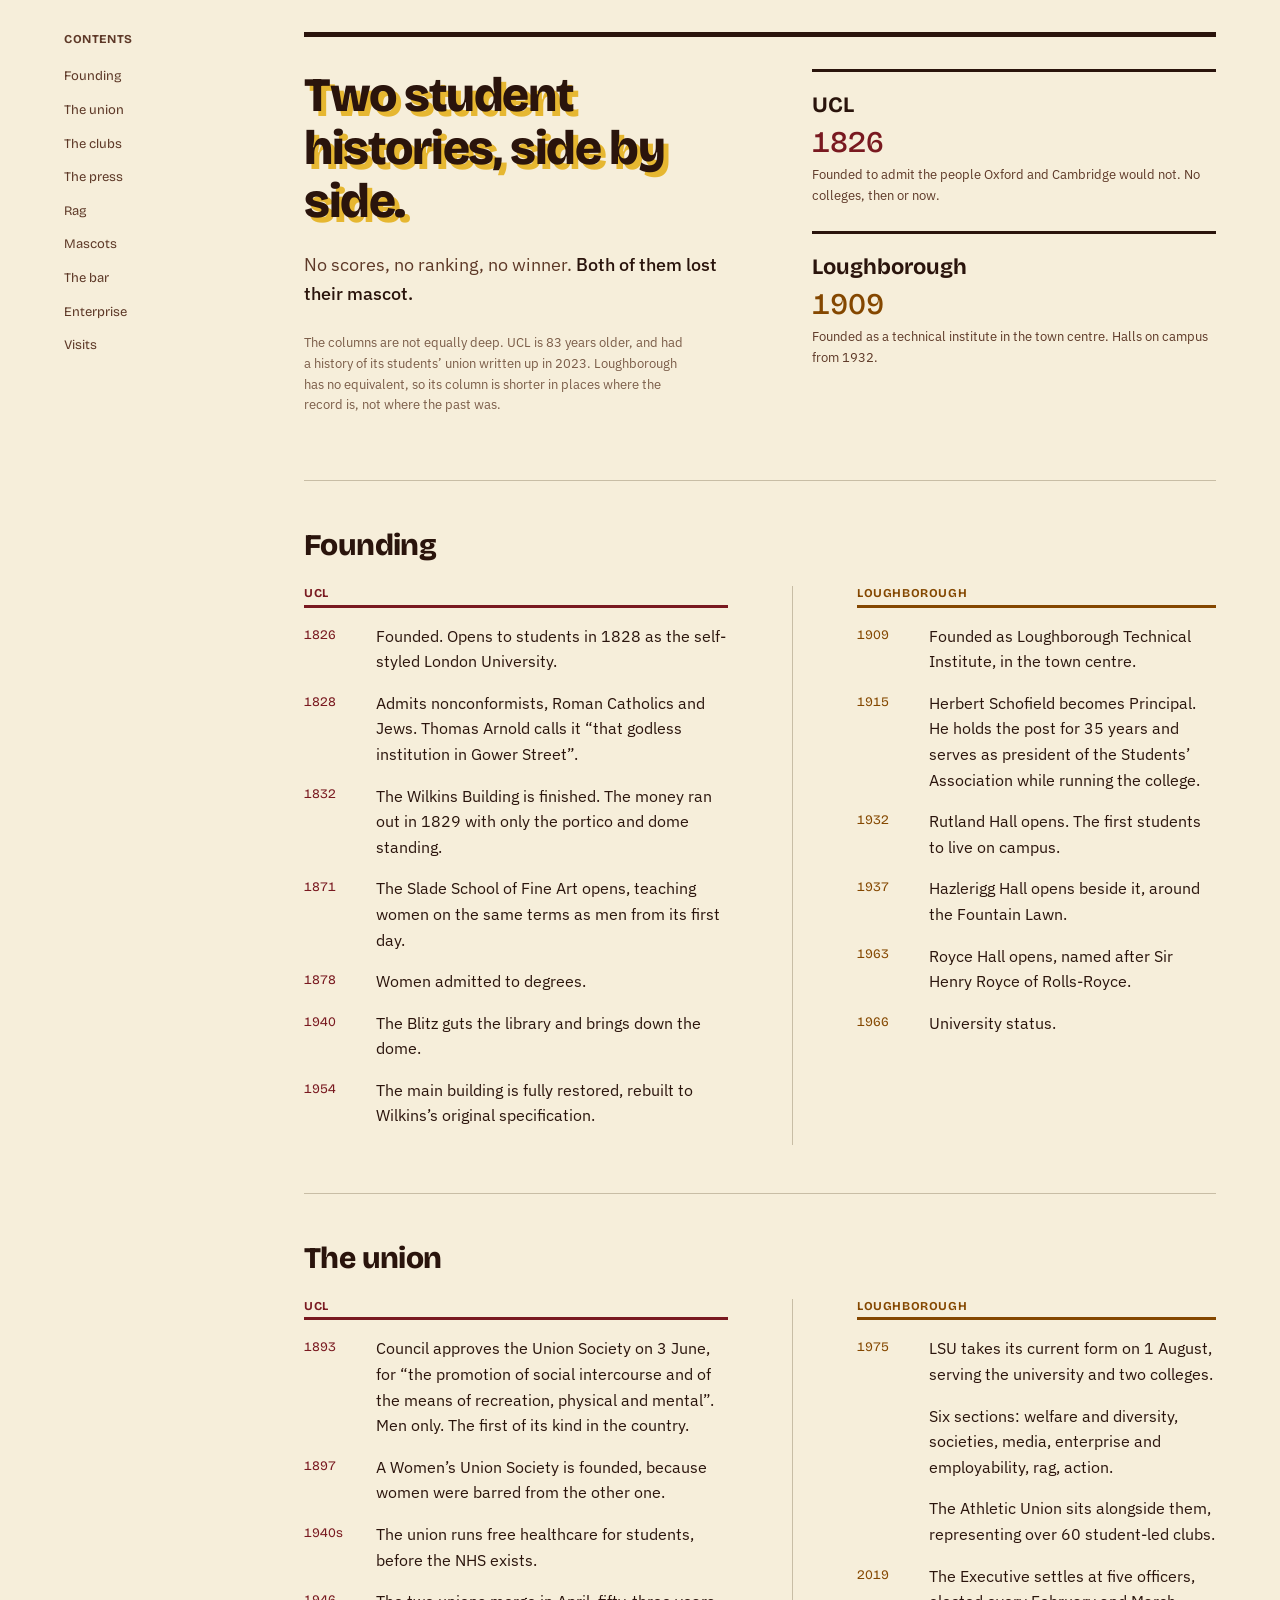
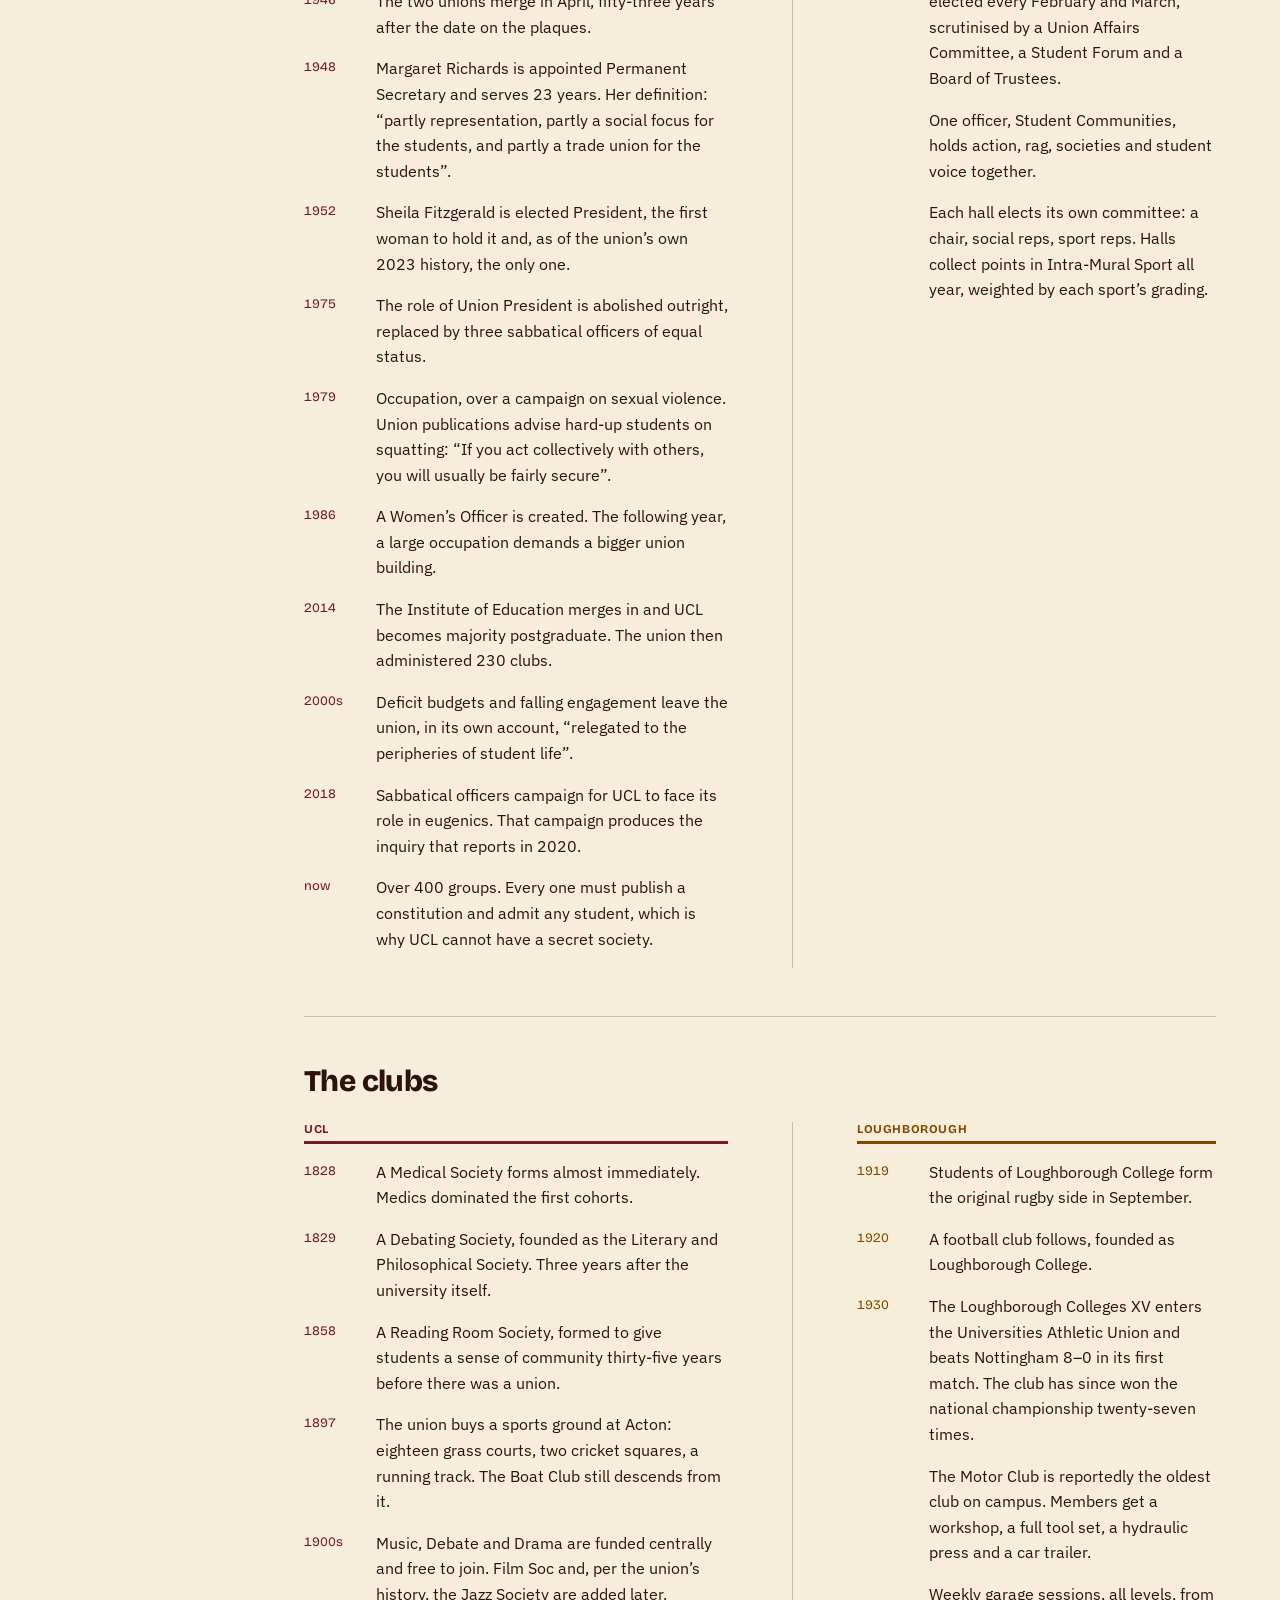
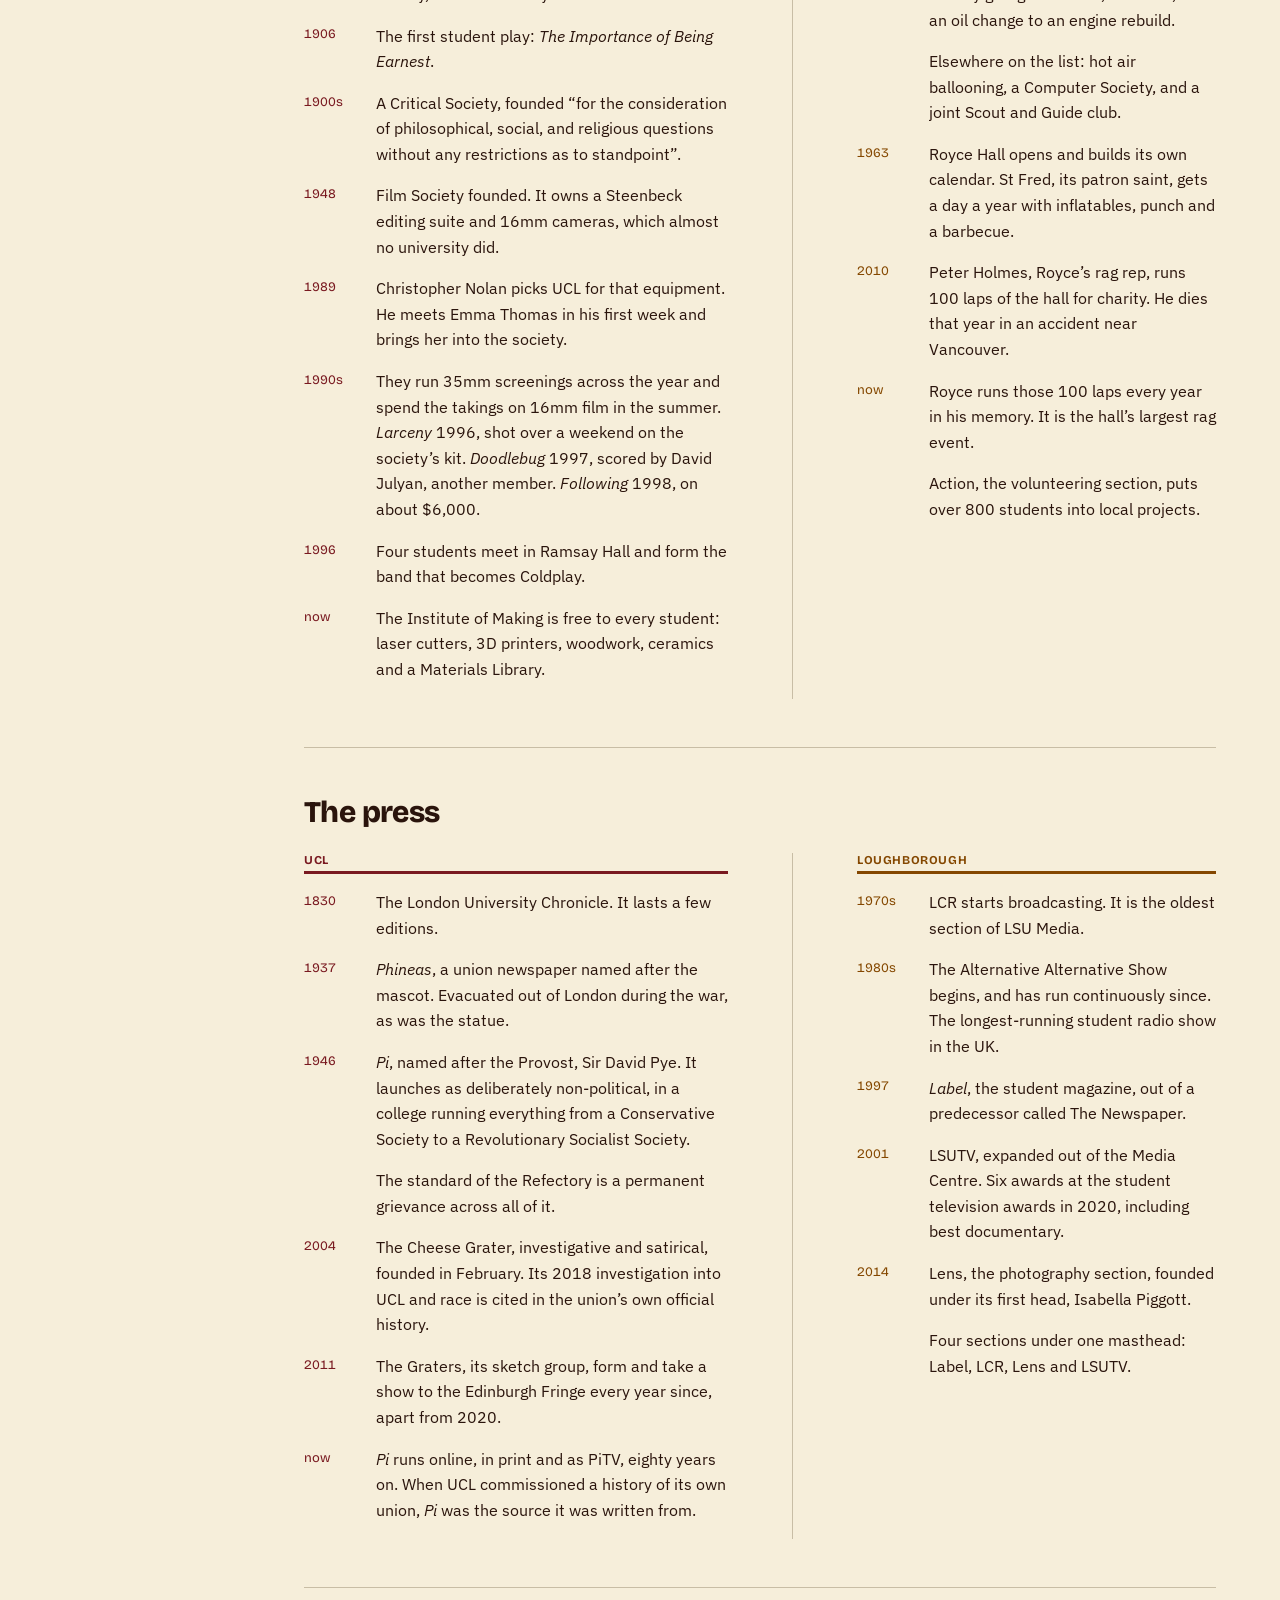
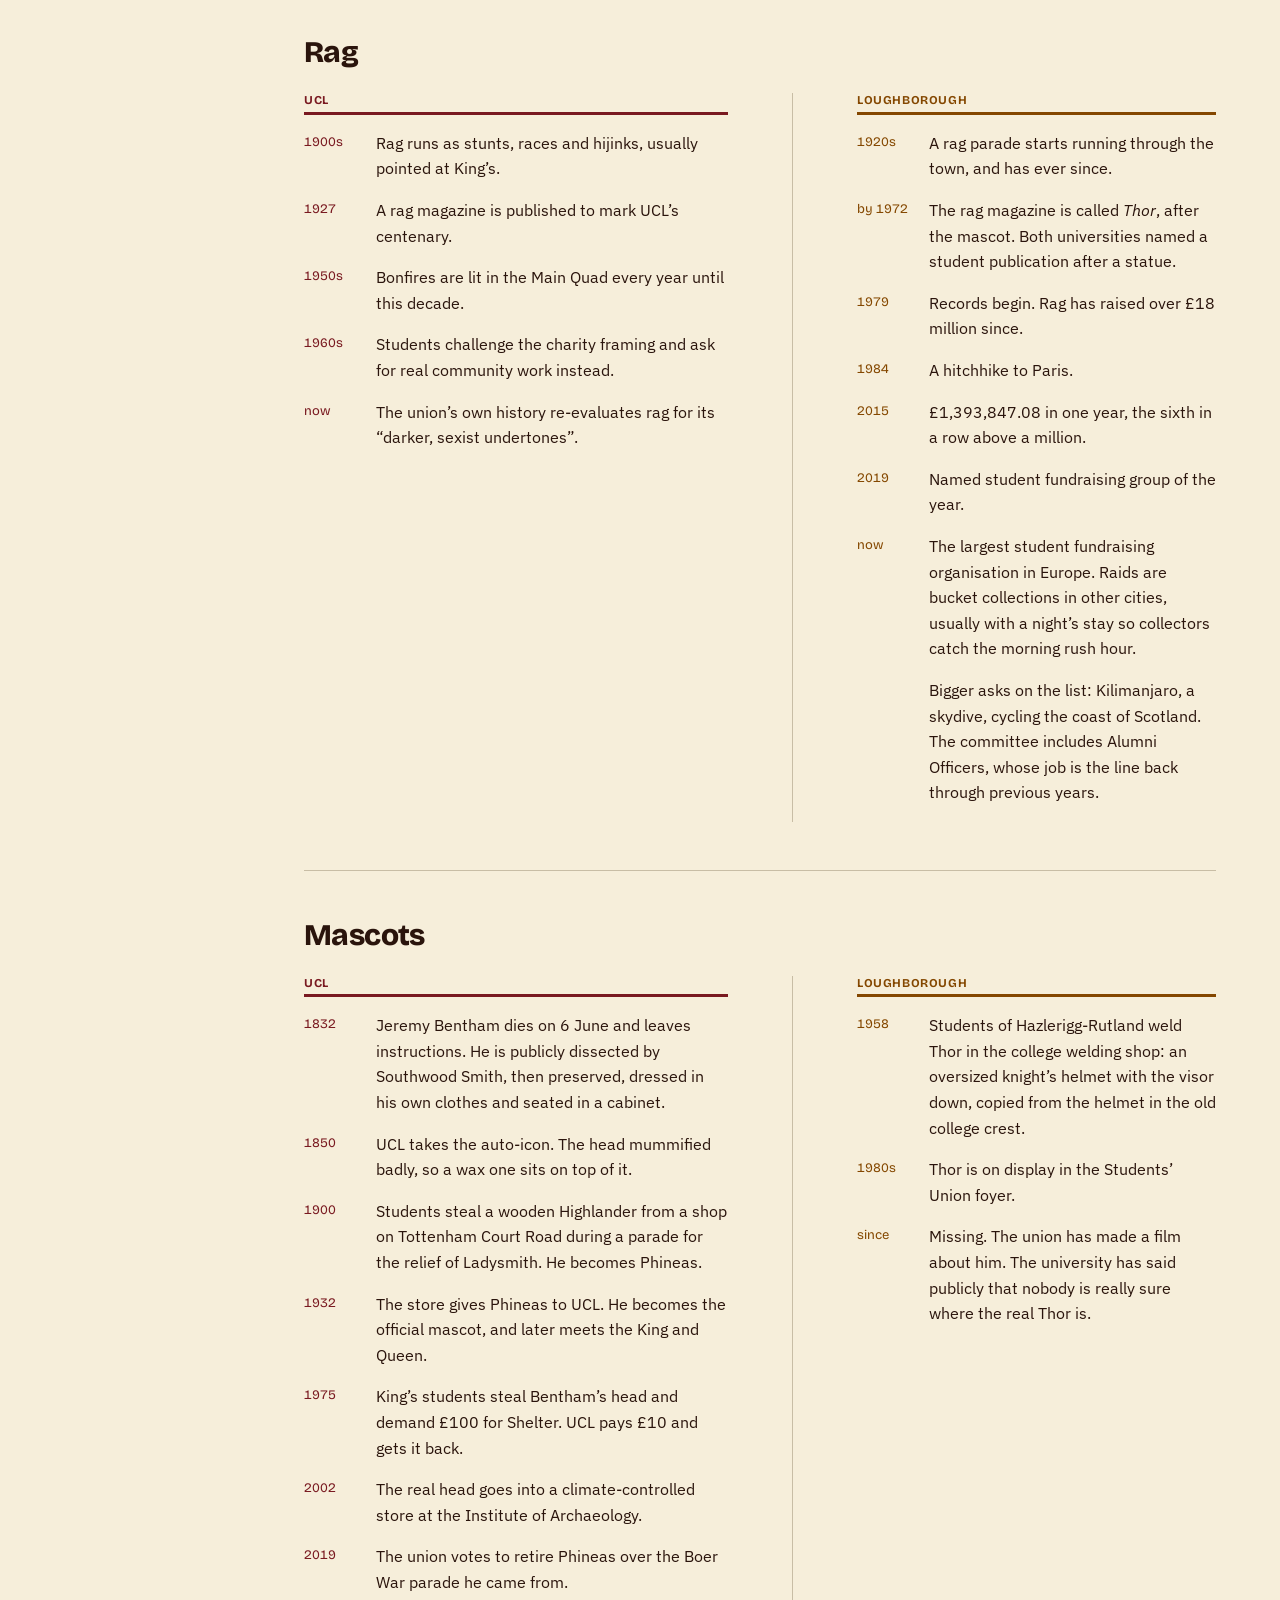
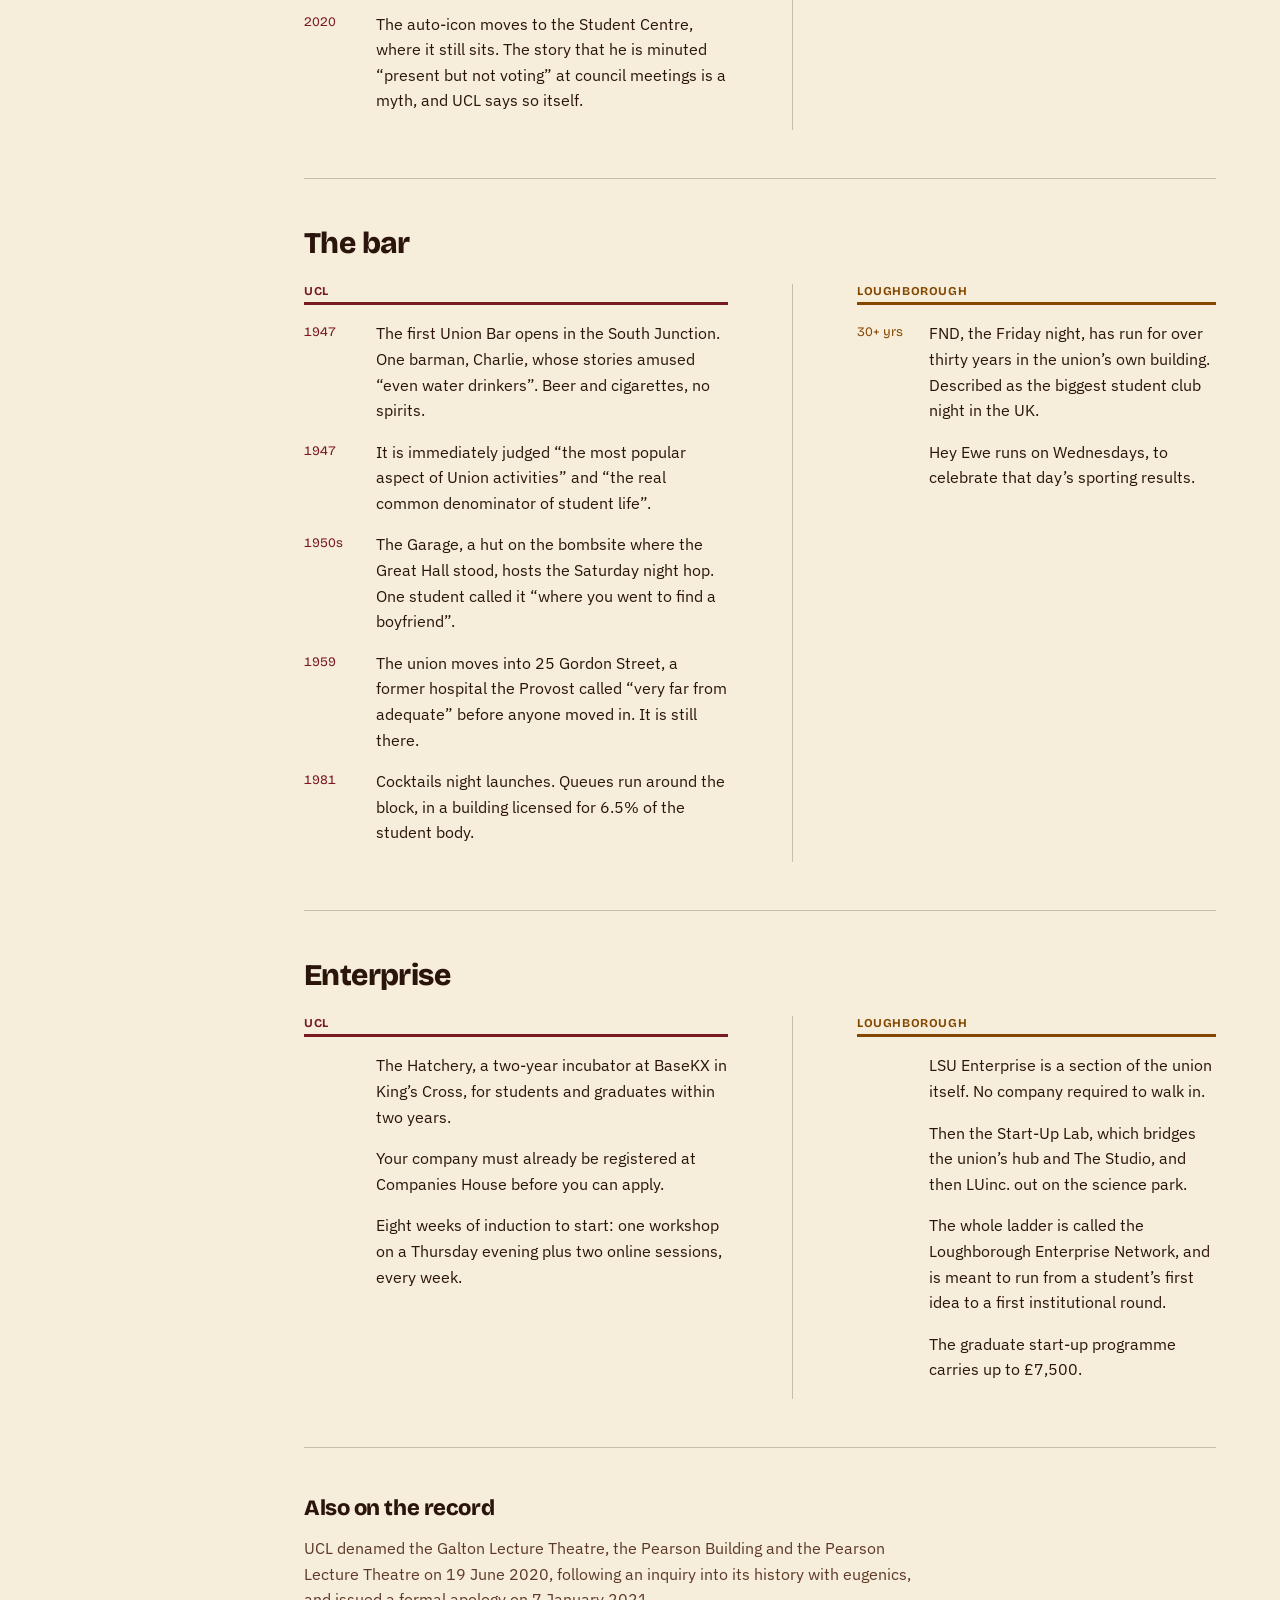
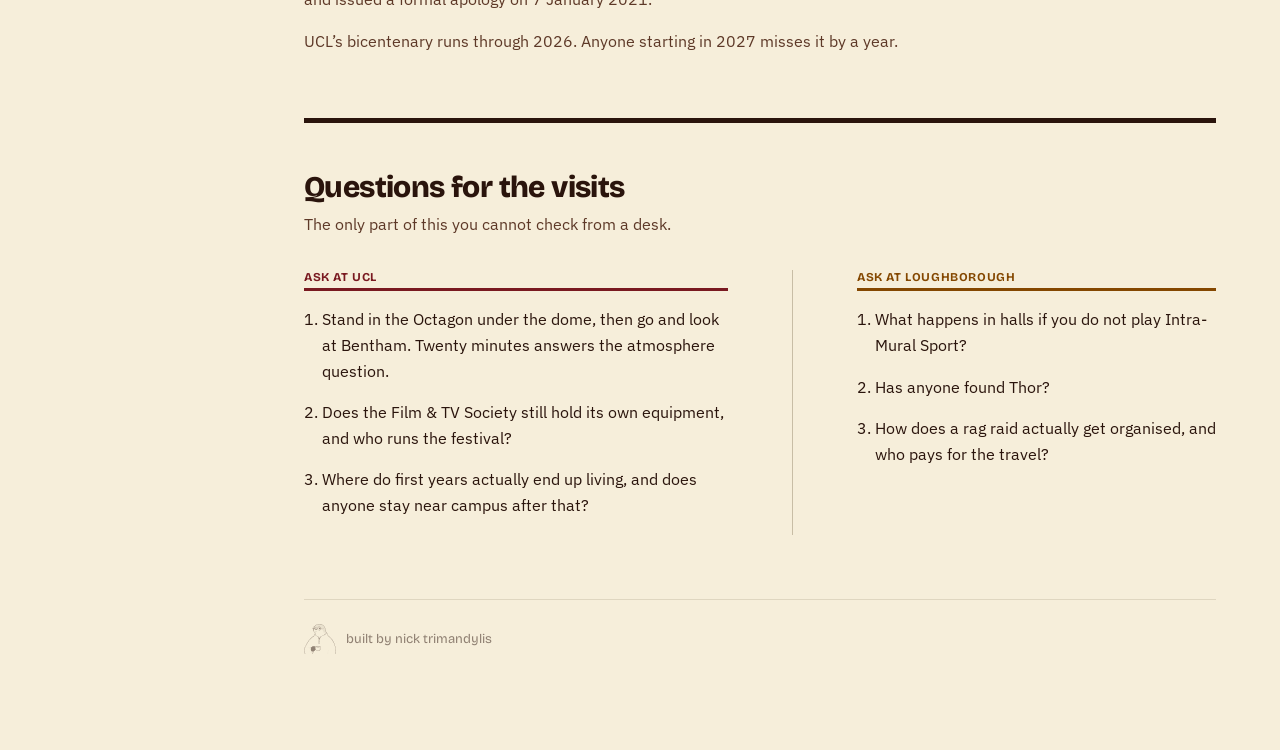
<file: uni-lineage/index.html>
<!DOCTYPE html>
<html lang="en">
<head>
<meta charset="utf-8">
<meta name="viewport" content="width=device-width, initial-scale=1">
<title>uni-lineage</title>
<link rel="icon" href="../favicon.svg" type="image/svg+xml">
<meta name="description" content="The student histories of UCL and Loughborough laid out side by side. Founding, unions, mascots, press, rag, clubs, enterprise. No scores.">
<meta name="robots" content="noindex">
<meta property="og:type" content="website">
<meta property="og:url" content="https://pitch.nicktrim.com/uni-lineage/">
<meta property="og:title" content="uni-lineage">
<meta property="og:description" content="The student histories of UCL and Loughborough, side by side. No scores. Both lost their mascot.">
<meta property="og:image" content="https://pitch.nicktrim.com/uni-lineage/og.png">
<meta property="og:image:width" content="1200">
<meta property="og:image:height" content="1200">
<meta name="twitter:card" content="summary_large_image">
<link rel="preconnect" href="https://fonts.googleapis.com">
<link rel="preconnect" href="https://fonts.gstatic.com" crossorigin>
<link href="https://fonts.googleapis.com/css2?family=Bricolage+Grotesque:opsz,wght@12..96,700;800&family=IBM+Plex+Sans:wght@400;500&display=swap" rel="stylesheet">
<style>
/* Hallmark · genre: editorial · macrostructure: Split Studio · theme: Carnival
 * enrichment: none (typography only) · nav: N3 side-rail · footer: Ft2 inline
 * axes: light warm paper / display-heavy grotesk / duo-tone oxblood + ochre, mustard offset
 * pre-emit critique: P5 H4 E5 S5 R5 V5
 * deviation: halves do not alternate. UCL holds left, Loughborough holds right.
 * gate 41 waived on .colophon: opacity .5 is mandated by pitch/CLAUDE.md.
 */

:root {

  --color-paper:    oklch(95%   0.028 88);
  --color-paper-2:  oklch(91%   0.032 88);
  --color-rule:     oklch(80%   0.035 85);
  --color-neutral:  oklch(50%   0.050 55);
  --color-muted:    oklch(38%   0.060 45);
  --color-ink:      oklch(22%   0.040 40);
  --color-accent:   oklch(38%   0.130 22);
  --color-side-a:   oklch(38%   0.130 22);
  --color-side-b:   oklch(46%   0.130 70);
  --color-shadow:   oklch(80%   0.150 88);
  --color-focus:    oklch(38%   0.130 22);

  --font-display: "Bricolage Grotesque", ui-sans-serif, sans-serif;
  --font-body:    "IBM Plex Sans", ui-sans-serif, sans-serif;
  --font-label:   var(--font-display);
  --font-figure:  var(--font-display);
  --label-case:   uppercase;
  --label-track:  0.05em;
  --label-weight: 700;
  --rule-strong:  5px;
  color-scheme: light;



  --text-xs:   0.75rem;
  --text-sm:   0.8125rem;
  --text-base: 1rem;
  --text-lg:   1.125rem;
  --text-xl:   1.375rem;
  --text-2xl:  1.875rem;
  --text-3xl:  2.5rem;
  --text-display-s: 3rem;

  --space-3xs: 0.25rem;
  --space-2xs: 0.5rem;
  --space-xs:  0.75rem;
  --space-sm:  1rem;
  --space-md:  1.5rem;
  --space-lg:  2rem;
  --space-xl:  3rem;
  --space-2xl: 4rem;
  --space-3xl: 6rem;

  --rule-hair: 1px;
  --ease-out:  cubic-bezier(0.16, 1, 0.3, 1);
  --dur-short: 140ms;
  --dur-mid:   520ms;
}

* { box-sizing: border-box; }

html, body {
  overflow-x: clip;
  margin: 0;
  padding: 0;
}

body {
  background: var(--color-paper);
  color: var(--color-ink);
  font-family: var(--font-body);
  font-size: var(--text-base);
  line-height: 1.6;
  -webkit-font-smoothing: antialiased;
}

a { color: var(--color-accent); text-decoration-thickness: 1px; text-underline-offset: 3px; }
a:hover { text-decoration-thickness: 2px; }
a:active { color: var(--color-ink); }
.rail a:active { color: var(--color-ink); border-bottom-color: var(--color-ink); }
:focus-visible { outline: 2px solid var(--color-focus); outline-offset: 3px; }

h1, h2, h3 {
  font-family: var(--font-display);
  font-style: normal;
  font-weight: 700;
  line-height: 1.1;
  overflow-wrap: anywhere;
  min-width: 0;
  margin: 0;
}

.shell {
  display: grid;
  grid-template-columns: 1fr;
  max-width: 78rem;
  margin: 0 auto;
  padding: var(--space-md) var(--space-md) var(--space-2xl);
}

/* N3 · side-rail. Becomes a wrapped strip below 62rem. */
.rail { padding-bottom: var(--space-lg); }
.rail h2 { font: var(--label-weight) var(--text-xs)/1.2 var(--font-label); letter-spacing: var(--label-track); text-transform: var(--label-case); color: var(--color-muted); margin-bottom: var(--space-sm); }
.rail ul { list-style: none; margin: 0; padding: 0; display: flex; flex-wrap: wrap; gap: var(--space-2xs) var(--space-md); }
.rail a {
  font: 400 var(--text-sm)/1.4 var(--font-label);
  color: var(--color-muted);
  text-decoration: none;
  white-space: nowrap;
  border-bottom: var(--rule-hair) solid transparent;
  transition: color var(--dur-short) var(--ease-out), border-color var(--dur-short) var(--ease-out);
}
.rail a:hover { color: var(--color-accent); border-bottom-color: var(--color-accent); }

/* masthead · split studio hero */
.masthead {
  display: grid;
  grid-template-columns: minmax(0, 1fr);
  gap: var(--space-lg);
  padding: var(--space-lg) 0 var(--space-2xl);
  border-top: var(--rule-strong) solid var(--color-ink);
}
.masthead h1 {
  font-size: var(--text-3xl);
  max-width: 12ch;
}
.lede {
  margin: var(--space-md) 0 0;
  max-width: 46ch;
  color: var(--color-muted);
  font-size: var(--text-lg);
}
.lede strong { font-weight: 500; color: var(--color-ink); }
.caveat { margin: var(--space-md) 0 0; max-width: 48ch; color: var(--color-neutral); font-size: var(--text-sm); }
.plates { display: grid; grid-template-columns: minmax(0, 1fr); gap: var(--space-md); align-content: start; }
.plate { border-top: var(--rule-hair) solid var(--color-rule); padding-top: var(--space-sm); }
.plate .name { font-family: var(--font-display); font-size: var(--text-xl); font-weight: 700; display: block; }
.plate .year {
  font: 500 var(--text-2xl)/1 var(--font-figure);
  font-variant-numeric: tabular-nums;
  color: var(--color-accent);
  display: block;
  margin: var(--space-3xs) 0 var(--space-2xs);
}
.plate p { margin: 0; color: var(--color-muted); font-size: var(--text-sm); }

/* rows */
.row { padding: var(--space-xl) 0; border-top: var(--rule-hair) solid var(--color-rule); }
.row > h2 { font-size: var(--text-2xl); margin-bottom: var(--space-md); }
.pair { display: grid; grid-template-columns: minmax(0, 1fr); gap: var(--space-lg); }
.half { min-width: 0; }
.who {
  font: var(--label-weight) var(--text-xs)/1.2 var(--font-label);
  letter-spacing: var(--label-track);
  text-transform: var(--label-case);
  color: var(--color-muted);
  margin: 0 0 var(--space-sm);
  padding-bottom: var(--space-3xs);
  border-bottom: var(--rule-hair) solid var(--color-rule);
}
.half ul { list-style: none; margin: 0; padding: 0; }
.half ul li {
  margin: 0 0 var(--space-sm);
  padding-left: 4.5rem;
  position: relative;
  max-width: 46ch;
}
.half ul li .y {
  position: absolute;
  left: 0;
  top: 0.15em;
  font: 400 var(--text-sm)/1.4 var(--font-figure);
  font-variant-numeric: tabular-nums;
  color: var(--color-accent);
}

/* full-width note band */
.note {
  border-top: var(--rule-hair) solid var(--color-rule);
  padding: var(--space-xl) 0;
  background: var(--color-paper);
}
.note h2 { font-size: var(--text-xl); margin-bottom: var(--space-sm); }
.note p { max-width: 62ch; color: var(--color-muted); margin: 0 0 var(--space-sm); }

/* visits */
.visits { border-top: var(--rule-strong) solid var(--color-ink); padding: var(--space-xl) 0 0; }
.visits > h2 { font-size: var(--text-2xl); margin-bottom: var(--space-2xs); }
.visits > p { color: var(--color-muted); max-width: 52ch; margin: 0 0 var(--space-lg); }
.visits ol { margin: 0; padding-left: 1.1rem; }
.visits li { margin-bottom: var(--space-sm); max-width: 46ch; }

.colophon {
  display: flex;
  align-items: center;
  gap: 0.6rem;
  opacity: .5;
  margin-top: var(--space-2xl);
  padding-top: var(--space-md);
  border-top: var(--rule-hair) solid var(--color-rule);
  font: 400 var(--text-sm)/1.4 var(--font-label);
}
.seal { width: 32px; height: auto; flex: none; }

@media (min-width: 48rem) {
  .shell { padding: var(--space-lg) var(--space-xl) var(--space-3xl); }
  .masthead { grid-template-columns: minmax(0, 1.1fr) minmax(0, 1fr); gap: var(--space-2xl); }
  .masthead h1 { font-size: var(--text-display-s); }
  .pair { grid-template-columns: minmax(0, 1fr) minmax(0, 1fr); gap: var(--space-2xl); }
  .pair .half + .half { border-left: var(--rule-hair) solid var(--color-rule); padding-left: var(--space-2xl); }
  .visits .pair { margin-top: var(--space-sm); }
}

@media (min-width: 62rem) {
  .shell { grid-template-columns: 11rem minmax(0, 1fr); column-gap: var(--space-2xl); }
  .rail { position: sticky; top: var(--space-lg); align-self: start; padding-bottom: 0; }
  .rail ul { flex-direction: column; gap: var(--space-2xs); }
}

/* one orchestrated entrance, masthead only */
@media (prefers-reduced-motion: no-preference) {
  .masthead h1, .lede, .plate {
    animation: rise var(--dur-mid) var(--ease-out) both;
  }
  .lede { animation-delay: 60ms; }
  .plate:nth-of-type(1) { animation-delay: 120ms; }
  .plate:nth-of-type(2) { animation-delay: 180ms; }
}
@keyframes rise {
  from { opacity: 0; transform: translateY(8px); }
  to   { opacity: 1; transform: none; }
}

/* Carnival · duo-tone. Oxblood for UCL, ochre for Loughborough, mustard for the
   masthead offset only. The offset does not repeat on section heads: this is a
   page you read slowly. */
h1 { font-weight: 800; letter-spacing: -0.03em; text-shadow: 3px 3px 0 var(--color-shadow); }
.row > h2, .visits > h2, .note h2 { font-weight: 800; letter-spacing: -0.02em; }
.pair .half:first-child .who, .pair .half:first-child .y { color: var(--color-side-a); }
.pair .half + .half .who,   .pair .half + .half .y   { color: var(--color-side-b); }
.plates .plate:first-child .year { color: var(--color-side-a); }
.plates .plate + .plate .year    { color: var(--color-side-b); }
.plate { border-top-width: 3px; border-top-color: var(--color-ink); }
.who { border-bottom-width: 3px; border-bottom-color: currentColor; }
@media (min-width: 48rem) { h1 { text-shadow: 5px 5px 0 var(--color-shadow); } }
</style>
</head>
<body>
<div class="shell">

<nav class="rail" aria-label="Sections">
  <h2>Contents</h2>
  <ul>
    <li><a href="#founding">Founding</a></li>
    <li><a href="#union">The union</a></li>
    <li><a href="#clubs">The clubs</a></li>
    <li><a href="#press">The press</a></li>
    <li><a href="#rag">Rag</a></li>
    <li><a href="#mascots">Mascots</a></li>
    <li><a href="#bars">The bar</a></li>
    <li><a href="#enterprise">Enterprise</a></li>
    <li><a href="#visits">Visits</a></li>
  </ul>
</nav>

<main>

<header class="masthead">
  <div>
    <h1>Two student histories, side by side.</h1>
    <p class="lede">No scores, no ranking, no winner. <strong>Both of them lost their mascot.</strong></p>
    <p class="caveat">The columns are not equally deep. UCL is 83 years older, and had a history of its students&rsquo; union written up in 2023. Loughborough has no equivalent, so its column is shorter in places where the record is, not where the past was.</p>
  </div>
  <div class="plates">
    <div class="plate">
      <span class="name">UCL</span>
      <span class="year">1826</span>
      <p>Founded to admit the people Oxford and Cambridge would not. No colleges, then or now.</p>
    </div>
    <div class="plate">
      <span class="name">Loughborough</span>
      <span class="year">1909</span>
      <p>Founded as a technical institute in the town centre. Halls on campus from 1932.</p>
    </div>
  </div>
</header>

<section class="row" id="founding">
  <h2>Founding</h2>
  <div class="pair">
    <div class="half">
      <p class="who">UCL</p>
      <ul>
        <li><span class="y">1826</span>Founded. Opens to students in 1828 as the self-styled London University.</li>
        <li><span class="y">1828</span>Admits nonconformists, Roman Catholics and Jews. Thomas Arnold calls it &ldquo;that godless institution in Gower Street&rdquo;.</li>
        <li><span class="y">1832</span>The Wilkins Building is finished. The money ran out in 1829 with only the portico and dome standing.</li>
        <li><span class="y">1871</span>The Slade School of Fine Art opens, teaching women on the same terms as men from its first day.</li>
        <li><span class="y">1878</span>Women admitted to degrees.</li>
        <li><span class="y">1940</span>The Blitz guts the library and brings down the dome.</li>
        <li><span class="y">1954</span>The main building is fully restored, rebuilt to Wilkins&rsquo;s original specification.</li>
      </ul>
    </div>
    <div class="half">
      <p class="who">Loughborough</p>
      <ul>
        <li><span class="y">1909</span>Founded as Loughborough Technical Institute, in the town centre.</li>
        <li><span class="y">1915</span>Herbert Schofield becomes Principal. He holds the post for 35 years and serves as president of the Students&rsquo; Association while running the college.</li>
        <li><span class="y">1932</span>Rutland Hall opens. The first students to live on campus.</li>
        <li><span class="y">1937</span>Hazlerigg Hall opens beside it, around the Fountain Lawn.</li>
        <li><span class="y">1963</span>Royce Hall opens, named after Sir Henry Royce of Rolls-Royce.</li>
        <li><span class="y">1966</span>University status.</li>
      </ul>
    </div>
  </div>
</section>

<section class="row" id="union">
  <h2>The union</h2>
  <div class="pair">
    <div class="half">
      <p class="who">UCL</p>
      <ul>
        <li><span class="y">1893</span>Council approves the Union Society on 3 June, for &ldquo;the promotion of social intercourse and of the means of recreation, physical and mental&rdquo;. Men only. The first of its kind in the country.</li>
        <li><span class="y">1897</span>A Women&rsquo;s Union Society is founded, because women were barred from the other one.</li>
        <li><span class="y">1940s</span>The union runs free healthcare for students, before the NHS exists.</li>
        <li><span class="y">1946</span>The two unions merge in April, fifty-three years after the date on the plaques.</li>
        <li><span class="y">1948</span>Margaret Richards is appointed Permanent Secretary and serves 23 years. Her definition: &ldquo;partly representation, partly a social focus for the students, and partly a trade union for the students&rdquo;.</li>
        <li><span class="y">1952</span>Sheila Fitzgerald is elected President, the first woman to hold it and, as of the union&rsquo;s own 2023 history, the only one.</li>
        <li><span class="y">1975</span>The role of Union President is abolished outright, replaced by three sabbatical officers of equal status.</li>
        <li><span class="y">1979</span>Occupation, over a campaign on sexual violence. Union publications advise hard-up students on squatting: &ldquo;If you act collectively with others, you will usually be fairly secure&rdquo;.</li>
        <li><span class="y">1986</span>A Women&rsquo;s Officer is created. The following year, a large occupation demands a bigger union building.</li>
        <li><span class="y">2014</span>The Institute of Education merges in and UCL becomes majority postgraduate. The union then administered 230 clubs.</li>
        <li><span class="y">2000s</span>Deficit budgets and falling engagement leave the union, in its own account, &ldquo;relegated to the peripheries of student life&rdquo;.</li>
        <li><span class="y">2018</span>Sabbatical officers campaign for UCL to face its role in eugenics. That campaign produces the inquiry that reports in 2020.</li>
        <li><span class="y">now</span>Over 400 groups. Every one must publish a constitution and admit any student, which is why UCL cannot have a secret society.</li>
      </ul>
    </div>
    <div class="half">
      <p class="who">Loughborough</p>
      <ul>
        <li><span class="y">1975</span>LSU takes its current form on 1 August, serving the university and two colleges.</li>
        <li><span class="y"></span>Six sections: welfare and diversity, societies, media, enterprise and employability, rag, action.</li>
        <li><span class="y"></span>The Athletic Union sits alongside them, representing over 60 student-led clubs.</li>
        <li><span class="y">2019</span>The Executive settles at five officers, elected every February and March, scrutinised by a Union Affairs Committee, a Student Forum and a Board of Trustees.</li>
        <li><span class="y"></span>One officer, Student Communities, holds action, rag, societies and student voice together.</li>
        <li><span class="y"></span>Each hall elects its own committee: a chair, social reps, sport reps. Halls collect points in Intra-Mural Sport all year, weighted by each sport&rsquo;s grading.</li>
      </ul>
    </div>
  </div>
</section>

<section class="row" id="clubs">
  <h2>The clubs</h2>
  <div class="pair">
    <div class="half">
      <p class="who">UCL</p>
      <ul>
        <li><span class="y">1828</span>A Medical Society forms almost immediately. Medics dominated the first cohorts.</li>
        <li><span class="y">1829</span>A Debating Society, founded as the Literary and Philosophical Society. Three years after the university itself.</li>
        <li><span class="y">1858</span>A Reading Room Society, formed to give students a sense of community thirty-five years before there was a union.</li>
        <li><span class="y">1897</span>The union buys a sports ground at Acton: eighteen grass courts, two cricket squares, a running track. The Boat Club still descends from it.</li>
        <li><span class="y">1900s</span>Music, Debate and Drama are funded centrally and free to join. Film Soc and, per the union&rsquo;s history, the Jazz Society are added later.</li>
        <li><span class="y">1906</span>The first student play: <em>The Importance of Being Earnest</em>.</li>
        <li><span class="y">1900s</span>A Critical Society, founded &ldquo;for the consideration of philosophical, social, and religious questions without any restrictions as to standpoint&rdquo;.</li>
        <li><span class="y">1948</span>Film Society founded. It owns a Steenbeck editing suite and 16mm cameras, which almost no university did.</li>
        <li><span class="y">1989</span>Christopher Nolan picks UCL for that equipment. He meets Emma Thomas in his first week and brings her into the society.</li>
        <li><span class="y">1990s</span>They run 35mm screenings across the year and spend the takings on 16mm film in the summer. <em>Larceny</em> 1996, shot over a weekend on the society&rsquo;s kit. <em>Doodlebug</em> 1997, scored by David Julyan, another member. <em>Following</em> 1998, on about $6,000.</li>
        <li><span class="y">1996</span>Four students meet in Ramsay Hall and form the band that becomes Coldplay.</li>
        <li><span class="y">now</span>The Institute of Making is free to every student: laser cutters, 3D printers, woodwork, ceramics and a Materials Library.</li>
      </ul>
    </div>
    <div class="half">
      <p class="who">Loughborough</p>
      <ul>
        <li><span class="y">1919</span>Students of Loughborough College form the original rugby side in September.</li>
        <li><span class="y">1920</span>A football club follows, founded as Loughborough College.</li>
        <li><span class="y">1930</span>The Loughborough Colleges XV enters the Universities Athletic Union and beats Nottingham 8&ndash;0 in its first match. The club has since won the national championship twenty-seven times.</li>
        <li><span class="y"></span>The Motor Club is reportedly the oldest club on campus. Members get a workshop, a full tool set, a hydraulic press and a car trailer.</li>
        <li><span class="y"></span>Weekly garage sessions, all levels, from an oil change to an engine rebuild.</li>
        <li><span class="y"></span>Elsewhere on the list: hot air ballooning, a Computer Society, and a joint Scout and Guide club.</li>
        <li><span class="y">1963</span>Royce Hall opens and builds its own calendar. St Fred, its patron saint, gets a day a year with inflatables, punch and a barbecue.</li>
        <li><span class="y">2010</span>Peter Holmes, Royce&rsquo;s rag rep, runs 100 laps of the hall for charity. He dies that year in an accident near Vancouver.</li>
        <li><span class="y">now</span>Royce runs those 100 laps every year in his memory. It is the hall&rsquo;s largest rag event.</li>
        <li><span class="y"></span>Action, the volunteering section, puts over 800 students into local projects.</li>
      </ul>
    </div>
  </div>
</section>

<section class="row" id="press">
  <h2>The press</h2>
  <div class="pair">
    <div class="half">
      <p class="who">UCL</p>
      <ul>
        <li><span class="y">1830</span>The London University Chronicle. It lasts a few editions.</li>
        <li><span class="y">1937</span><em>Phineas</em>, a union newspaper named after the mascot. Evacuated out of London during the war, as was the statue.</li>
        <li><span class="y">1946</span><em>Pi</em>, named after the Provost, Sir David Pye. It launches as deliberately non-political, in a college running everything from a Conservative Society to a Revolutionary Socialist Society.</li>
        <li><span class="y"></span>The standard of the Refectory is a permanent grievance across all of it.</li>
        <li><span class="y">2004</span>The Cheese Grater, investigative and satirical, founded in February. Its 2018 investigation into UCL and race is cited in the union&rsquo;s own official history.</li>
        <li><span class="y">2011</span>The Graters, its sketch group, form and take a show to the Edinburgh Fringe every year since, apart from 2020.</li>
        <li><span class="y">now</span><em>Pi</em> runs online, in print and as PiTV, eighty years on. When UCL commissioned a history of its own union, <em>Pi</em> was the source it was written from.</li>
      </ul>
    </div>
    <div class="half">
      <p class="who">Loughborough</p>
      <ul>
        <li><span class="y">1970s</span>LCR starts broadcasting. It is the oldest section of LSU Media.</li>
        <li><span class="y">1980s</span>The Alternative Alternative Show begins, and has run continuously since. The longest-running student radio show in the UK.</li>
        <li><span class="y">1997</span><em>Label</em>, the student magazine, out of a predecessor called The Newspaper.</li>
        <li><span class="y">2001</span>LSUTV, expanded out of the Media Centre. Six awards at the student television awards in 2020, including best documentary.</li>
        <li><span class="y">2014</span>Lens, the photography section, founded under its first head, Isabella Piggott.</li>
        <li><span class="y"></span>Four sections under one masthead: Label, LCR, Lens and LSUTV.</li>
      </ul>
    </div>
  </div>
</section>

<section class="row" id="rag">
  <h2>Rag</h2>
  <div class="pair">
    <div class="half">
      <p class="who">UCL</p>
      <ul>
        <li><span class="y">1900s</span>Rag runs as stunts, races and hijinks, usually pointed at King&rsquo;s.</li>
        <li><span class="y">1927</span>A rag magazine is published to mark UCL&rsquo;s centenary.</li>
        <li><span class="y">1950s</span>Bonfires are lit in the Main Quad every year until this decade.</li>
        <li><span class="y">1960s</span>Students challenge the charity framing and ask for real community work instead.</li>
        <li><span class="y">now</span>The union&rsquo;s own history re-evaluates rag for its &ldquo;darker, sexist undertones&rdquo;.</li>
      </ul>
    </div>
    <div class="half">
      <p class="who">Loughborough</p>
      <ul>
        <li><span class="y">1920s</span>A rag parade starts running through the town, and has ever since.</li>
        <li><span class="y">by 1972</span>The rag magazine is called <em>Thor</em>, after the mascot. Both universities named a student publication after a statue.</li>
        <li><span class="y">1979</span>Records begin. Rag has raised over &pound;18 million since.</li>
        <li><span class="y">1984</span>A hitchhike to Paris.</li>
        <li><span class="y">2015</span>&pound;1,393,847.08 in one year, the sixth in a row above a million.</li>
        <li><span class="y">2019</span>Named student fundraising group of the year.</li>
        <li><span class="y">now</span>The largest student fundraising organisation in Europe. Raids are bucket collections in other cities, usually with a night&rsquo;s stay so collectors catch the morning rush hour.</li>
        <li><span class="y"></span>Bigger asks on the list: Kilimanjaro, a skydive, cycling the coast of Scotland. The committee includes Alumni Officers, whose job is the line back through previous years.</li>
      </ul>
    </div>
  </div>
</section>

<section class="row" id="mascots">
  <h2>Mascots</h2>
  <div class="pair">
    <div class="half">
      <p class="who">UCL</p>
      <ul>
        <li><span class="y">1832</span>Jeremy Bentham dies on 6 June and leaves instructions. He is publicly dissected by Southwood Smith, then preserved, dressed in his own clothes and seated in a cabinet.</li>
        <li><span class="y">1850</span>UCL takes the auto-icon. The head mummified badly, so a wax one sits on top of it.</li>
        <li><span class="y">1900</span>Students steal a wooden Highlander from a shop on Tottenham Court Road during a parade for the relief of Ladysmith. He becomes Phineas.</li>
        <li><span class="y">1932</span>The store gives Phineas to UCL. He becomes the official mascot, and later meets the King and Queen.</li>
        <li><span class="y">1975</span>King&rsquo;s students steal Bentham&rsquo;s head and demand &pound;100 for Shelter. UCL pays &pound;10 and gets it back.</li>
        <li><span class="y">2002</span>The real head goes into a climate-controlled store at the Institute of Archaeology.</li>
        <li><span class="y">2019</span>The union votes to retire Phineas over the Boer War parade he came from.</li>
        <li><span class="y">2020</span>The auto-icon moves to the Student Centre, where it still sits. The story that he is minuted &ldquo;present but not voting&rdquo; at council meetings is a myth, and UCL says so itself.</li>
      </ul>
    </div>
    <div class="half">
      <p class="who">Loughborough</p>
      <ul>
        <li><span class="y">1958</span>Students of Hazlerigg-Rutland weld Thor in the college welding shop: an oversized knight&rsquo;s helmet with the visor down, copied from the helmet in the old college crest.</li>
        <li><span class="y">1980s</span>Thor is on display in the Students&rsquo; Union foyer.</li>
        <li><span class="y">since</span>Missing. The union has made a film about him. The university has said publicly that nobody is really sure where the real Thor is.</li>
      </ul>
    </div>
  </div>
</section>

<section class="row" id="bars">
  <h2>The bar</h2>
  <div class="pair">
    <div class="half">
      <p class="who">UCL</p>
      <ul>
        <li><span class="y">1947</span>The first Union Bar opens in the South Junction. One barman, Charlie, whose stories amused &ldquo;even water drinkers&rdquo;. Beer and cigarettes, no spirits.</li>
        <li><span class="y">1947</span>It is immediately judged &ldquo;the most popular aspect of Union activities&rdquo; and &ldquo;the real common denominator of student life&rdquo;.</li>
        <li><span class="y">1950s</span>The Garage, a hut on the bombsite where the Great Hall stood, hosts the Saturday night hop. One student called it &ldquo;where you went to find a boyfriend&rdquo;.</li>
        <li><span class="y">1959</span>The union moves into 25 Gordon Street, a former hospital the Provost called &ldquo;very far from adequate&rdquo; before anyone moved in. It is still there.</li>
        <li><span class="y">1981</span>Cocktails night launches. Queues run around the block, in a building licensed for 6.5% of the student body.</li>
      </ul>
    </div>
    <div class="half">
      <p class="who">Loughborough</p>
      <ul>
        <li><span class="y">30+ yrs</span>FND, the Friday night, has run for over thirty years in the union&rsquo;s own building. Described as the biggest student club night in the UK.</li>
        <li><span class="y"></span>Hey Ewe runs on Wednesdays, to celebrate that day&rsquo;s sporting results.</li>
      </ul>
    </div>
  </div>
</section>

<section class="row" id="enterprise">
  <h2>Enterprise</h2>
  <div class="pair">
    <div class="half">
      <p class="who">UCL</p>
      <ul>
        <li><span class="y"></span>The Hatchery, a two-year incubator at BaseKX in King&rsquo;s Cross, for students and graduates within two years.</li>
        <li><span class="y"></span>Your company must already be registered at Companies House before you can apply.</li>
        <li><span class="y"></span>Eight weeks of induction to start: one workshop on a Thursday evening plus two online sessions, every week.</li>
      </ul>
    </div>
    <div class="half">
      <p class="who">Loughborough</p>
      <ul>
        <li><span class="y"></span>LSU Enterprise is a section of the union itself. No company required to walk in.</li>
        <li><span class="y"></span>Then the Start-Up Lab, which bridges the union&rsquo;s hub and The Studio, and then LUinc. out on the science park.</li>
        <li><span class="y"></span>The whole ladder is called the Loughborough Enterprise Network, and is meant to run from a student&rsquo;s first idea to a first institutional round.</li>
        <li><span class="y"></span>The graduate start-up programme carries up to &pound;7,500.</li>
      </ul>
    </div>
  </div>
</section>

<section class="note">
  <h2>Also on the record</h2>
  <p>UCL denamed the Galton Lecture Theatre, the Pearson Building and the Pearson Lecture Theatre on 19 June 2020, following an inquiry into its history with eugenics, and issued a formal apology on 7 January 2021.</p>
  <p>UCL&rsquo;s bicentenary runs through 2026. Anyone starting in 2027 misses it by a year.</p>
</section>

<section class="visits" id="visits">
  <h2>Questions for the visits</h2>
  <p>The only part of this you cannot check from a desk.</p>
  <div class="pair">
    <div class="half">
      <p class="who">Ask at UCL</p>
      <ol>
        <li>Stand in the Octagon under the dome, then go and look at Bentham. Twenty minutes answers the atmosphere question.</li>
        <li>Does the Film &amp; TV Society still hold its own equipment, and who runs the festival?</li>
        <li>Where do first years actually end up living, and does anyone stay near campus after that?</li>
      </ol>
    </div>
    <div class="half">
      <p class="who">Ask at Loughborough</p>
      <ol>
        <li>What happens in halls if you do not play Intra-Mural Sport?</li>
        <li>Has anyone found Thor?</li>
        <li>How does a rag raid actually get organised, and who pays for the travel?</li>
      </ol>
    </div>
  </div>
  <footer class="colophon">
    <svg class="seal" aria-hidden="true" xmlns="http://www.w3.org/2000/svg" width="427" height="406" viewBox="0 0 427 406" fill="currentColor" role="img" aria-label="seal"><path fill-rule="evenodd" opacity="0.12" d="M425.0,405.5L422.5,405.0L422.5,400.0L421.5,399.0L422.5,397.0L422.5,366.0L421.5,365.0L422.5,362.0L421.5,361.0L422.5,359.0L421.5,358.0L421.5,352.0L420.5,351.0L421.5,348.0L419.5,341.0L420.5,339.0L419.5,338.0L419.5,331.0L418.5,330.0L419.5,328.0L417.5,324.0L418.5,323.0L416.5,319.0L417.5,318.0L415.5,314.0L416.5,313.0L413.5,305.0L414.5,303.0L412.5,298.0L412.5,295.0L409.5,289.0L407.5,277.0L405.5,275.0L405.5,273.0L403.5,270.0L403.5,266.0L400.5,262.0L401.5,261.0L398.5,256.0L398.5,254.0L392.5,244.0L390.5,237.0L380.5,223.0L379.5,219.0L377.5,218.0L376.5,215.0L374.5,214.0L373.5,211.0L371.5,210.0L370.5,207.0L367.5,205.0L367.5,203.0L362.5,199.0L360.5,195.0L340.0,175.5L338.0,172.5L334.0,170.5L332.0,167.5L326.0,163.5L319.0,156.5L317.0,156.5L315.5,155.0L316.5,154.0L315.5,153.0L315.5,148.0L311.5,142.0L308.5,133.0L309.5,132.0L308.5,129.0L304.5,121.0L302.0,120.5L300.0,118.5L298.5,119.0L299.5,126.0L291.0,134.5L286.0,138.5L284.0,138.5L283.5,140.0L279.0,143.5L272.0,147.5L270.0,147.5L259.0,154.5L257.0,154.5L252.0,157.5L249.0,157.5L245.0,160.5L236.0,162.5L234.0,164.5L233.0,163.5L231.0,165.5L229.0,165.5L223.5,169.0L220.5,175.0L218.5,184.0L216.5,186.0L217.5,187.0L213.5,195.0L212.5,202.0L210.5,205.0L210.5,217.0L209.5,218.0L209.5,226.0L210.5,227.0L207.5,231.0L207.5,237.0L206.5,238.0L207.5,243.0L206.5,244.0L206.5,251.0L205.5,252.0L205.5,255.0L206.5,256.0L205.5,257.0L205.5,263.0L204.0,266.5L203.0,265.5L202.0,266.5L201.0,265.5L198.0,265.5L197.0,266.5L194.5,264.0L195.5,263.0L194.5,262.0L195.5,261.0L195.5,252.0L196.5,251.0L195.5,246.0L197.5,239.0L196.5,236.0L197.5,235.0L197.5,230.0L195.5,228.0L195.5,225.0L196.5,224.0L195.5,221.0L196.5,220.0L196.5,214.0L197.5,213.0L196.5,207.0L198.5,204.0L197.5,203.0L198.5,202.0L196.5,199.0L195.5,191.0L192.5,185.0L191.5,179.0L189.5,176.0L189.5,172.0L185.0,166.5L182.0,165.5L181.0,166.5L179.0,164.5L176.0,164.5L174.0,162.5L173.0,163.5L165.0,158.5L164.0,159.5L154.0,152.5L148.5,146.0L146.5,145.0L145.5,140.0L147.5,136.0L147.0,134.5L141.0,138.5L140.5,142.0L138.5,145.0L139.5,146.0L138.5,147.0L138.5,151.0L136.5,155.0L135.5,162.0L133.0,162.5L121.0,171.5L115.0,174.5L105.0,182.5L104.0,184.5L100.0,186.5L92.0,195.5L90.0,195.5L87.5,199.0L83.5,202.0L80.5,207.0L75.5,211.0L72.5,216.0L64.5,225.0L56.5,238.0L54.5,239.0L49.5,249.0L46.5,252.0L46.5,254.0L41.5,261.0L39.5,267.0L36.5,270.0L32.5,280.0L28.5,285.0L28.5,287.0L26.5,289.0L22.5,299.0L19.5,302.0L18.5,306.0L16.5,308.0L17.5,309.0L15.5,311.0L12.5,320.0L10.5,322.0L10.5,325.0L8.5,327.0L7.5,334.0L5.5,338.0L6.5,339.0L4.5,343.0L5.5,345.0L3.5,352.0L4.5,353.0L3.5,361.0L5.5,366.0L4.5,368.0L6.5,372.0L5.5,373.0L7.5,376.0L8.5,382.0L12.5,388.0L12.5,390.0L15.5,392.0L16.5,396.0L26.5,405.0L20.0,405.5L18.5,403.0L16.5,402.0L16.5,400.0L11.5,395.0L6.5,387.0L6.5,385.0L2.5,377.0L3.5,376.0L2.5,373.0L0.5,370.0L-0.5,350.0L0.5,349.0L0.5,344.0L1.5,343.0L0.5,342.0L2.5,337.0L2.5,334.0L6.5,325.0L5.5,324.0L7.5,322.0L6.5,321.0L10.5,315.0L11.5,310.0L14.5,306.0L14.5,304.0L19.5,296.0L23.5,286.0L26.5,283.0L26.5,281.0L29.5,277.0L30.5,273.0L32.5,271.0L36.5,262.0L39.5,259.0L39.5,257.0L45.5,248.0L46.5,244.0L49.5,241.0L54.5,232.0L58.5,228.0L59.5,225.0L63.5,221.0L64.5,218.0L66.5,217.0L68.5,213.0L71.5,211.0L74.5,206.0L78.5,203.0L94.0,186.5L99.0,183.5L100.0,181.5L106.0,177.5L107.0,175.5L115.0,170.5L116.0,168.5L119.0,166.5L121.0,166.5L131.5,159.0L135.5,147.0L134.5,146.0L136.5,143.0L136.5,140.0L138.5,136.0L147.5,129.0L147.5,119.0L146.0,118.5L144.0,115.5L142.0,115.5L141.5,114.0L133.5,107.0L128.0,96.5L126.0,98.5L123.5,98.0L127.5,95.0L126.5,92.0L127.5,90.0L123.0,90.5L121.0,92.5L118.5,92.0L122.0,89.5L126.0,88.5L127.5,87.0L126.5,85.0L127.5,83.0L126.0,82.5L125.0,83.5L123.0,82.5L120.0,84.5L114.5,84.0L116.0,82.5L117.0,83.5L120.0,81.5L121.0,82.5L122.0,81.5L127.0,81.5L128.5,78.0L122.5,74.0L118.5,67.0L117.5,59.0L114.5,57.0L114.5,55.0L117.5,54.0L120.5,45.0L125.0,40.5L134.0,35.5L138.0,35.5L143.5,28.0L144.5,25.0L157.0,13.5L162.0,11.5L165.0,8.5L169.0,7.5L171.0,5.5L177.0,4.5L187.0,0.5L191.0,0.5L192.0,-0.5L194.0,0.5L195.0,-0.5L217.0,-0.5L218.0,0.5L219.0,-0.5L224.0,1.5L235.0,3.5L254.0,13.5L255.0,15.5L258.0,16.5L259.5,19.0L264.5,23.0L267.5,28.0L271.5,32.0L272.5,35.0L274.5,36.0L274.5,38.0L280.5,48.0L280.5,50.0L283.5,56.0L283.5,59.0L286.5,65.0L285.5,66.0L287.5,69.0L287.5,72.0L288.5,73.0L287.5,74.0L290.5,81.0L290.5,86.0L293.5,94.0L292.5,95.0L294.5,100.0L294.5,105.0L295.5,106.0L296.5,113.0L299.0,115.5L305.0,117.5L310.5,123.0L312.5,129.0L311.5,130.0L314.5,139.0L316.5,141.0L317.5,146.0L319.5,148.0L319.5,152.0L348.0,176.5L353.5,183.0L362.5,191.0L362.5,193.0L364.5,194.0L368.5,200.0L374.5,206.0L380.5,216.0L383.5,219.0L384.5,222.0L387.5,225.0L390.5,230.0L390.5,232.0L397.5,243.0L400.5,251.0L402.5,253.0L402.5,256.0L404.5,259.0L404.5,261.0L406.5,263.0L407.5,269.0L412.5,281.0L414.5,292.0L416.5,295.0L416.5,298.0L419.5,307.0L419.5,312.0L420.5,313.0L420.5,319.0L421.5,320.0L420.5,321.0L423.5,331.0L422.5,332.0L424.5,339.0L423.5,340.0L424.5,341.0L424.5,348.0L425.5,349.0L425.5,356.0L426.5,357.0L426.5,399.0L425.5,400.0L425.0,405.5ZM131.5,54.0L133.5,45.0L137.0,38.5L136.0,39.5L135.0,38.5L127.0,42.5L126.5,44.0L123.5,46.0L120.5,54.0L131.5,54.0ZM183.5,60.0L184.0,58.5L187.0,58.5L188.5,57.0L188.5,54.0L190.5,52.0L190.5,50.0L194.5,46.0L194.5,44.0L193.0,42.5L190.0,43.5L184.5,50.0L182.5,56.0L183.5,58.0L182.5,60.0L183.5,60.0ZM205.5,198.0L210.5,180.0L212.5,178.0L212.5,175.0L215.0,171.5L217.0,172.5L219.5,170.0L218.5,169.0L220.0,166.5L223.0,165.5L225.0,162.5L226.0,163.5L230.0,160.5L231.0,161.5L234.0,159.5L235.0,160.5L239.0,157.5L240.0,158.5L242.0,156.5L251.0,154.5L252.0,152.5L253.0,153.5L255.0,152.5L256.0,150.5L259.0,150.5L261.0,148.5L265.0,147.5L266.0,145.5L270.0,144.5L271.0,142.5L272.0,143.5L276.0,139.5L280.0,137.5L283.0,133.5L285.0,134.5L286.5,133.0L285.5,132.0L287.5,131.0L287.5,129.0L286.0,128.5L284.0,129.5L284.5,127.0L288.0,126.5L290.0,130.5L291.5,129.0L290.0,128.5L289.5,127.0L291.0,127.5L290.5,126.0L292.0,124.5L293.5,125.0L292.0,123.5L290.0,125.5L288.5,124.0L291.0,121.5L292.5,122.0L291.5,121.0L292.5,119.0L290.5,118.0L291.5,115.0L290.0,112.5L290.0,115.5L287.0,113.5L285.5,114.0L287.5,115.0L285.5,118.0L285.5,121.0L288.0,125.5L285.5,124.0L283.0,120.5L278.5,120.0L281.5,118.0L276.5,117.0L280.0,116.5L280.0,115.5L276.0,114.5L275.5,116.0L274.0,116.5L272.0,112.5L271.0,115.5L268.0,113.5L265.5,117.0L264.0,117.5L262.5,114.0L262.5,109.0L259.5,103.0L259.5,99.0L256.5,94.0L256.5,92.0L247.0,81.5L240.0,77.5L234.0,75.5L229.0,75.5L228.0,74.5L222.0,74.5L219.0,76.5L216.0,80.5L213.0,80.5L210.0,82.5L208.0,82.5L207.5,84.0L210.5,85.0L210.0,86.5L200.0,85.5L200.0,84.5L204.5,84.0L193.0,81.5L185.0,75.5L180.5,69.0L179.5,62.0L177.0,59.5L174.0,58.5L161.0,58.5L160.0,57.5L160.5,59.0L157.0,59.5L155.0,62.5L152.0,60.5L153.0,62.5L151.0,62.5L145.0,66.5L143.0,66.5L142.0,68.5L141.0,67.5L141.5,69.0L138.0,70.5L137.5,72.0L132.5,76.0L137.0,77.5L138.5,80.0L131.5,80.0L132.0,81.5L133.5,82.0L130.5,84.0L130.5,86.0L134.5,86.0L130.5,89.0L130.5,92.0L135.0,90.5L136.5,91.0L136.0,92.5L134.0,92.5L131.5,95.0L132.5,96.0L131.5,97.0L137.5,106.0L151.5,118.0L150.5,121.0L150.5,125.0L151.5,126.0L150.5,128.0L150.5,139.0L149.5,140.0L150.5,144.0L155.0,149.5L157.0,149.5L158.0,151.5L160.0,151.5L162.0,154.5L164.0,154.5L166.0,156.5L167.0,155.5L168.0,157.5L169.0,156.5L170.0,158.5L171.0,157.5L178.0,161.5L179.0,160.5L181.0,162.5L182.0,161.5L186.0,164.5L187.0,163.5L190.5,167.0L193.0,172.5L196.0,171.5L199.5,182.0L201.5,185.0L201.5,189.0L203.5,192.0L204.5,198.0L205.5,198.0ZM129.5,73.0L129.5,70.0L130.5,69.0L129.5,68.0L130.5,67.0L130.5,62.0L131.5,60.0L130.0,58.5L121.0,58.5L122.5,68.0L128.0,73.5L129.5,73.0ZM208.5,80.0L211.0,79.5L216.5,75.0L208.0,73.5L195.0,66.5L182.5,62.0L185.5,70.0L194.0,78.5L200.0,80.5L201.0,79.5L202.0,80.5L208.5,80.0ZM160.0,81.5L151.5,76.0L149.5,73.0L151.0,68.5L156.0,66.5L163.0,66.5L164.0,67.5L165.0,66.5L172.5,70.0L172.5,73.0L171.0,73.5L170.0,75.5L165.0,77.5L160.0,81.5ZM172.0,101.5L168.0,101.5L161.0,96.5L154.0,100.5L152.5,99.0L158.5,94.0L159.0,91.5L161.0,91.5L165.0,96.5L168.0,98.5L171.0,98.5L172.5,100.0L172.0,101.5ZM106.0,102.5L104.5,102.0L106.0,99.5L110.0,96.5L112.5,97.0L107.0,100.5L106.0,102.5ZM283.5,102.0L284.5,99.0L281.0,96.5L280.5,101.0L282.0,102.5L283.5,102.0ZM280.5,113.0L281.5,110.0L280.5,108.0L278.0,106.5L276.5,108.0L276.5,111.0L278.0,113.5L280.5,113.0ZM270.0,126.5L267.0,126.5L265.5,125.0L265.5,118.0L268.0,116.5L271.5,119.0L271.5,125.0L270.0,126.5ZM277.0,131.5L275.5,129.0L277.0,126.5L280.0,125.5L281.5,127.0L281.5,129.0L280.5,129.0L280.0,127.5L277.0,131.5ZM205.5,213.0L205.5,205.0L206.5,204.0L205.0,204.5L203.0,203.5L202.5,206.0L203.5,207.0L202.0,209.5L200.5,209.0L199.5,213.0L201.5,213.0L202.0,210.5L203.5,211.0L202.5,212.0L204.0,213.5L205.5,213.0ZM204.5,228.0L207.5,226.0L206.0,224.5L201.0,226.5L200.5,224.0L207.0,223.5L207.5,222.0L206.0,222.5L205.5,221.0L207.5,217.0L206.0,215.5L202.0,215.5L201.0,214.5L199.5,216.0L198.5,227.0L202.0,228.5L204.5,228.0ZM202.5,263.0L201.5,262.0L202.5,261.0L201.5,259.0L202.5,253.0L201.5,252.0L203.5,246.0L202.5,246.0L202.0,247.5L201.5,245.0L203.5,244.0L203.5,240.0L202.5,239.0L204.5,236.0L203.5,235.0L204.5,234.0L204.0,230.5L203.0,232.5L202.0,230.5L200.5,232.0L200.5,239.0L199.5,240.0L200.5,242.0L198.5,249.0L199.5,250.0L198.5,252.0L199.5,253.0L198.5,255.0L198.5,259.0L199.5,260.0L198.5,263.0L202.5,263.0ZM106.0,405.5L100.5,405.0L102.0,402.5L103.5,403.0L102.5,402.0L111.5,394.0L111.5,392.0L113.0,391.5L115.5,388.0L114.5,387.0L115.5,385.0L117.5,384.0L115.0,383.5L110.0,385.5L100.0,385.5L93.0,383.5L84.5,378.0L87.0,376.5L88.0,378.5L91.0,377.5L90.5,379.0L93.0,380.5L103.0,381.5L104.0,382.5L104.5,380.0L107.5,378.0L112.5,371.0L112.0,368.5L104.0,366.5L102.5,364.0L98.5,361.0L92.5,351.0L92.5,347.0L90.5,341.0L91.5,340.0L90.5,339.0L90.5,334.0L91.5,333.0L91.5,326.0L92.5,325.0L91.5,324.0L93.5,321.0L92.5,320.0L97.5,312.0L95.0,310.5L89.0,313.5L86.0,313.5L85.0,311.5L97.0,306.5L103.0,307.5L104.0,305.5L107.0,304.5L111.0,300.5L116.0,299.5L122.0,296.5L127.0,296.5L128.0,295.5L138.0,295.5L144.0,297.5L147.0,301.5L150.0,302.5L150.5,300.0L152.0,298.5L154.0,298.5L155.0,296.5L168.0,292.5L169.0,293.5L170.0,292.5L176.0,292.5L177.0,291.5L179.0,292.5L182.0,291.5L194.0,292.5L196.0,291.5L197.0,292.5L202.0,292.5L203.0,293.5L205.0,292.5L209.0,294.5L213.0,294.5L221.5,300.0L222.5,303.0L221.5,308.0L222.5,309.0L220.5,314.0L221.5,317.0L219.5,323.0L220.5,324.0L219.5,325.0L219.5,329.0L218.5,330.0L219.5,331.0L216.5,340.0L217.5,341.0L216.5,344.0L214.5,346.0L213.5,350.0L212.0,350.5L211.0,352.5L208.0,354.5L206.0,354.5L204.0,356.5L201.0,356.5L200.0,357.5L198.0,356.5L197.0,357.5L175.0,357.5L174.0,356.5L173.0,357.5L164.0,354.5L157.0,346.5L149.0,345.5L147.5,348.0L147.5,351.0L144.0,355.5L138.0,360.5L132.5,362.0L129.5,373.0L126.5,375.0L126.0,377.5L124.0,377.5L123.5,379.0L121.5,380.0L122.5,382.0L120.5,384.0L121.5,385.0L119.5,389.0L117.5,390.0L117.5,392.0L115.5,393.0L115.5,395.0L112.5,397.0L113.5,398.0L109.0,401.5L106.0,405.5ZM194.5,354.0L198.0,353.5L198.0,350.5L200.5,352.0L200.0,353.5L201.5,352.0L199.5,349.0L201.5,349.0L200.5,347.0L202.5,345.0L202.5,342.0L204.5,339.0L204.5,334.0L206.5,329.0L206.5,322.0L207.5,321.0L207.5,313.0L209.0,311.5L214.0,311.5L218.0,308.5L219.5,306.0L218.5,305.0L219.5,303.0L214.0,298.5L210.0,298.5L206.0,296.5L203.0,296.5L202.0,295.5L201.0,296.5L195.0,294.5L192.0,295.5L189.0,294.5L181.0,294.5L180.0,295.5L176.0,294.5L175.0,295.5L165.0,296.5L162.0,298.5L155.0,300.5L153.5,303.0L153.5,308.0L154.5,309.0L153.5,311.0L154.5,313.0L153.5,314.0L155.5,320.0L154.5,323.0L155.5,324.0L155.5,328.0L156.5,329.0L155.5,330.0L156.5,331.0L157.5,338.0L159.5,340.0L159.5,343.0L161.5,348.0L166.0,351.5L169.0,351.5L172.0,353.5L176.0,353.5L177.0,354.5L179.0,353.5L180.0,354.5L194.5,354.0ZM195.0,311.5L190.0,311.5L189.0,310.5L182.0,310.5L181.0,311.5L178.0,310.5L170.0,310.5L160.0,307.5L158.5,306.0L161.0,304.5L164.0,304.5L165.0,303.5L166.0,304.5L169.0,302.5L175.0,302.5L176.0,301.5L177.0,302.5L180.0,302.5L181.0,301.5L193.0,301.5L195.0,302.5L198.0,301.5L202.0,303.5L203.0,302.5L213.5,306.0L210.0,308.5L207.0,308.5L203.0,310.5L201.0,309.5L195.0,311.5ZM150.5,311.0L150.0,305.5L144.0,305.5L141.5,307.0L142.0,308.5L145.0,310.5L150.5,311.0ZM50.0,316.5L48.5,316.0L49.5,315.0L49.0,313.5L51.0,314.5L52.0,312.5L71.0,306.5L76.0,306.5L77.0,307.5L78.0,306.5L81.0,306.5L84.0,307.5L83.5,309.0L85.5,310.0L83.0,311.5L77.0,309.5L75.0,310.5L69.0,310.5L50.0,316.5ZM72.0,335.5L70.5,335.0L70.5,332.0L73.5,326.0L73.5,324.0L82.0,313.5L83.5,316.0L79.5,321.0L84.5,321.0L83.0,322.5L80.0,322.5L75.5,325.0L74.5,331.0L72.0,335.5ZM153.5,334.0L151.5,327.0L152.5,326.0L151.5,325.0L151.5,319.0L150.0,315.5L149.5,318.0L150.5,320.0L147.5,325.0L150.5,329.0L149.5,330.0L150.5,333.0L152.0,334.5L153.5,334.0ZM156.5,343.0L155.5,339.0L152.0,338.5L150.0,336.5L147.5,340.0L153.0,343.5L156.5,343.0ZM321.0,405.5L317.5,405.0L317.5,386.0L318.5,385.0L319.5,350.0L322.0,344.5L323.5,346.0L323.5,352.0L322.5,353.0L321.0,405.5ZM74.0,364.5L71.5,361.0L71.5,358.0L72.5,357.0L72.0,352.5L73.5,354.0L73.5,358.0L75.5,362.0L74.0,364.5ZM116.5,381.0L117.5,380.0L116.5,379.0L125.5,372.0L125.5,370.0L127.5,368.0L127.0,365.5L123.0,368.5L122.0,367.5L119.0,369.5L116.0,368.5L109.5,379.0L106.5,381.0L110.0,381.5L115.0,379.5L116.0,379.5L115.5,381.0L116.5,381.0ZM84.0,377.5L82.5,377.0L83.0,375.5L77.5,371.0L78.5,370.0L75.5,369.0L77.0,366.5L85.5,376.0L84.0,377.5ZM93.0,376.5L92.5,375.0L99.0,369.5L99.5,371.0L93.0,376.5Z"/><path fill-rule="evenodd" d="M425.0,405.5L422.5,405.0L422.5,358.0L421.5,357.0L419.5,328.0L418.5,327.0L416.5,312.0L415.5,311.0L414.5,303.0L406.5,274.0L403.5,269.0L403.5,266.0L399.5,258.0L399.5,256.0L390.5,239.0L390.5,237.0L386.5,232.0L379.5,219.0L362.5,197.0L338.0,172.5L316.5,155.0L315.5,148.0L312.5,143.0L306.5,124.0L304.0,120.5L299.0,118.5L298.5,122.0L299.5,125.0L298.5,127.0L287.0,137.5L284.0,138.5L278.0,143.5L268.0,149.5L266.0,149.5L264.0,151.5L262.0,150.5L262.5,152.0L258.0,154.5L256.0,154.5L250.0,157.5L248.5,156.0L254.0,152.5L260.0,150.5L280.0,137.5L283.0,136.5L295.5,125.0L292.5,108.0L288.5,95.0L287.5,85.0L286.5,84.0L285.5,76.0L282.5,68.0L281.5,61.0L279.5,58.0L275.5,46.0L269.5,35.0L261.5,25.0L253.0,17.5L245.0,12.5L229.0,5.5L225.0,5.5L220.0,3.5L201.0,3.5L200.0,2.5L191.0,3.5L190.0,4.5L179.0,6.5L162.0,14.5L152.0,22.5L144.5,31.0L142.5,35.0L149.0,38.5L154.5,44.0L158.0,54.5L164.0,51.5L170.0,51.5L171.0,52.5L174.0,52.5L179.0,55.5L183.5,46.0L188.0,41.5L197.0,36.5L206.0,35.5L218.0,40.5L224.5,48.0L227.0,56.5L260.0,58.5L265.5,63.0L265.5,66.0L264.0,66.5L258.0,61.5L227.0,60.5L224.5,70.0L218.0,78.5L209.0,82.5L201.0,83.5L190.0,79.5L183.5,73.0L180.5,68.0L178.5,59.0L172.0,55.5L168.0,55.5L167.0,54.5L162.0,55.5L158.0,57.5L156.5,60.0L154.0,61.5L154.5,51.0L150.5,44.0L145.0,39.5L142.0,38.5L139.5,40.0L135.5,49.0L135.5,52.0L133.5,57.0L133.5,63.0L132.5,64.0L132.5,71.0L131.5,72.0L131.5,75.0L137.5,79.0L132.0,79.5L130.5,81.0L133.5,82.0L130.5,83.0L130.5,86.0L133.5,87.0L129.5,89.0L130.5,92.0L132.5,93.0L131.5,94.0L131.5,97.0L133.5,99.0L133.5,101.0L135.5,104.0L137.0,104.5L145.0,113.5L148.0,114.5L150.5,117.0L150.5,139.0L149.5,140.0L150.5,145.0L157.0,151.5L163.5,155.0L161.0,156.5L157.0,154.5L155.0,151.5L149.5,148.0L145.5,142.0L147.5,136.0L147.0,134.5L142.0,137.5L139.5,141.0L135.5,161.0L134.0,162.5L132.0,162.5L128.0,166.5L123.0,168.5L119.0,172.5L111.0,177.5L83.5,202.0L69.5,218.0L66.5,223.0L64.5,224.0L63.5,227.0L47.5,250.0L16.5,308.0L16.5,310.0L7.5,329.0L7.5,332.0L5.5,337.0L4.5,350.0L3.5,351.0L3.5,360.0L4.5,362.0L5.5,374.0L12.5,390.0L16.5,396.0L25.5,405.0L21.0,405.5L12.5,396.0L6.5,386.0L1.5,372.0L1.5,368.0L0.5,367.0L0.5,345.0L7.5,320.0L20.5,293.0L23.5,289.0L23.5,287.0L25.5,285.0L41.5,254.0L46.5,247.0L46.5,245.0L51.5,239.0L53.5,234.0L66.5,216.0L90.0,190.5L98.0,184.5L105.0,177.5L132.5,158.0L137.5,138.0L144.0,131.5L147.5,130.0L147.5,119.0L132.5,105.0L129.5,98.0L127.5,96.0L127.5,90.0L124.5,89.0L127.5,87.0L127.5,83.0L117.5,83.0L122.0,81.5L127.0,81.5L128.5,78.0L125.0,75.5L120.5,70.0L117.5,63.0L117.5,59.0L115.5,58.0L115.5,55.0L117.5,54.0L122.0,43.5L130.0,37.5L134.0,35.5L138.0,35.5L144.5,26.0L156.0,14.5L172.0,5.5L181.0,2.5L184.0,2.5L188.0,0.5L196.0,0.5L197.0,-0.5L223.0,0.5L239.0,5.5L250.0,12.5L252.0,12.5L258.0,17.5L270.5,31.0L280.5,49.0L280.5,51.0L282.5,54.0L282.5,57.0L285.5,63.0L285.5,66.0L287.5,70.0L287.5,74.0L292.5,91.0L292.5,96.0L294.5,101.0L296.5,114.0L303.0,116.5L309.5,122.0L313.5,134.0L313.5,137.0L319.5,149.0L319.5,153.0L331.0,161.5L340.0,170.5L350.0,178.5L373.5,205.0L388.5,227.0L400.5,250.0L400.5,252.0L402.5,254.0L403.5,259.0L406.5,264.0L409.5,273.0L409.5,276.0L413.5,285.0L413.5,289.0L417.5,300.0L417.5,304.0L419.5,309.0L420.5,321.0L421.5,322.0L421.5,327.0L422.5,328.0L422.5,333.0L423.5,334.0L423.5,341.0L424.5,342.0L424.5,349.0L425.5,350.0L425.5,369.0L426.5,370.0L426.5,396.0L425.5,397.0L425.0,405.5ZM132.5,54.0L131.5,53.0L132.5,52.0L132.5,49.0L137.0,38.5L134.0,38.5L128.0,41.5L121.5,49.0L121.5,53.0L120.5,54.0L132.5,54.0ZM208.5,80.0L213.0,78.5L221.5,69.0L223.5,64.0L223.5,54.0L220.5,48.0L216.0,42.5L209.0,39.5L198.0,39.5L191.0,42.5L184.5,50.0L182.5,56.0L183.5,67.0L186.5,72.0L194.0,78.5L199.0,80.5L208.5,80.0ZM142.0,67.5L138.5,65.0L137.5,59.0L139.5,54.0L142.0,51.5L146.0,51.5L148.5,55.0L148.5,60.0L145.5,65.0L142.0,67.5ZM210.0,69.5L209.0,68.5L206.0,68.5L204.5,67.0L201.5,64.0L201.5,61.0L200.5,60.0L202.5,55.0L207.0,51.5L212.0,51.5L214.0,52.5L216.5,55.0L218.5,60.0L217.5,64.0L213.0,68.5L210.0,69.5ZM129.5,74.0L131.5,59.0L121.0,58.5L120.5,63.0L122.5,68.0L129.0,74.5L129.5,74.0ZM160.0,81.5L156.0,79.5L150.5,74.0L150.5,70.0L152.0,68.5L158.0,66.5L162.0,66.5L169.0,68.5L172.5,71.0L169.0,75.5L160.0,81.5ZM172.0,101.5L169.0,101.5L161.0,96.5L154.0,100.5L152.5,99.0L156.0,96.5L160.0,91.5L165.0,96.5L170.0,99.5L172.0,99.5L172.0,101.5ZM204.0,265.5L195.5,265.0L196.5,240.0L197.5,239.0L197.5,231.0L198.5,230.0L196.5,229.0L196.5,226.0L195.5,225.0L196.5,224.0L196.5,215.0L197.5,214.0L198.5,202.0L189.5,175.0L189.5,171.0L188.0,168.5L185.0,166.5L168.0,160.5L167.5,158.0L169.0,157.5L174.0,160.5L180.0,161.5L183.0,163.5L185.0,163.5L187.0,165.5L189.0,165.5L192.5,172.0L195.0,171.5L196.5,173.0L205.0,198.5L206.5,197.0L208.5,187.0L213.5,174.0L215.0,172.5L218.0,172.5L219.5,168.0L225.0,163.5L229.0,161.5L235.0,160.5L238.0,158.5L240.0,159.5L241.0,157.5L247.0,155.5L248.5,157.0L248.0,158.5L246.0,159.5L244.0,158.5L243.0,160.5L230.0,164.5L224.0,167.5L221.5,171.0L210.5,205.0L209.5,228.0L207.5,230.0L207.5,235.0L206.5,236.0L205.5,263.0L204.0,265.5ZM197.5,182.0L197.5,180.0L195.5,178.0L195.0,173.5L192.5,175.0L192.5,177.0L195.5,179.0L194.5,182.0L197.5,182.0ZM208.5,204.0L210.5,199.0L210.0,197.5L208.0,197.5L206.5,200.0L207.5,204.0L208.5,204.0ZM205.5,228.0L207.5,227.0L207.5,207.0L206.5,207.0L206.5,214.0L205.0,215.5L202.0,215.5L202.0,212.5L203.0,213.5L205.5,213.0L205.5,205.0L206.5,204.0L203.0,203.5L202.5,206.0L201.0,205.5L199.5,209.0L198.5,227.0L202.0,228.5L205.5,228.0ZM202.5,263.0L202.5,252.0L203.5,251.0L202.5,250.0L203.5,249.0L203.5,240.0L204.5,239.0L204.0,230.5L200.5,231.0L199.5,247.0L198.5,248.0L198.5,263.0L202.5,263.0ZM111.0,399.5L108.5,397.0L112.0,393.5L113.5,394.0L112.5,392.0L118.5,382.0L118.5,379.0L124.5,374.0L128.5,365.0L121.0,368.5L110.0,368.5L105.0,366.5L97.5,359.0L92.5,350.0L91.5,338.0L90.5,336.0L91.5,335.0L92.5,322.0L98.5,311.0L94.0,310.5L87.0,313.5L85.5,312.0L87.0,310.5L94.0,307.5L103.0,307.5L104.0,305.5L107.0,304.5L110.0,301.5L117.0,298.5L120.0,298.5L123.0,296.5L136.0,295.5L143.0,297.5L146.0,299.5L148.0,302.5L150.0,302.5L153.0,298.5L158.0,295.5L164.0,293.5L170.0,293.5L171.0,292.5L201.0,292.5L202.0,293.5L208.0,293.5L218.0,297.5L221.5,301.0L222.5,305.0L221.5,306.0L221.5,313.0L220.5,314.0L218.5,335.0L217.5,336.0L216.5,343.0L213.5,349.0L209.0,353.5L203.0,356.5L197.0,356.5L196.0,357.5L176.0,357.5L175.0,356.5L170.0,356.5L165.0,354.5L160.5,351.0L158.0,346.5L154.0,346.5L148.0,344.5L147.5,350.0L144.5,355.0L137.0,360.5L131.5,362.0L131.5,367.0L129.5,370.0L129.5,372.0L126.5,376.0L121.5,380.0L120.5,386.0L111.0,399.5ZM195.5,354.0L201.0,353.5L208.0,350.5L212.5,345.0L214.5,338.0L214.5,334.0L216.5,329.0L216.5,325.0L217.5,324.0L217.5,318.0L218.5,317.0L218.5,307.0L219.5,306.0L218.5,301.0L217.0,299.5L211.0,297.5L208.0,297.5L203.0,295.5L197.0,295.5L196.0,294.5L176.0,294.5L175.0,295.5L169.0,295.5L156.0,299.5L153.5,302.0L154.5,324.0L155.5,325.0L155.5,331.0L157.5,335.0L157.5,338.0L159.5,341.0L161.5,348.0L168.0,352.5L171.0,352.5L176.0,354.5L195.5,354.0ZM200.0,310.5L173.0,310.5L172.0,309.5L163.0,308.5L159.5,306.0L172.0,302.5L182.0,302.5L183.0,301.5L192.5,302.0L189.0,302.5L189.0,304.5L194.0,304.5L196.0,302.5L199.0,302.5L200.0,303.5L201.0,302.5L202.0,304.5L205.0,303.5L210.0,306.5L211.5,306.0L211.5,307.0L209.0,308.5L201.0,309.5L200.0,310.5ZM150.5,311.0L150.0,305.5L143.0,305.5L140.5,307.0L146.0,311.5L150.5,311.0ZM153.5,334.0L152.5,326.0L151.5,325.0L151.5,319.0L150.5,318.0L150.5,315.0L149.0,314.5L149.5,322.0L147.5,326.0L149.5,328.0L150.5,334.0L153.5,334.0ZM157.5,344.0L155.0,338.5L153.0,338.5L150.0,336.5L147.5,339.0L149.0,341.5L153.0,343.5L157.5,344.0ZM105.0,405.5L103.0,404.5L102.0,405.5L100.5,405.0L103.0,403.5L106.0,399.5L107.0,400.5L109.0,398.5L110.5,400.0L106.0,403.5L105.0,405.5Z"/></svg> built by nick trimandylis
  </footer>
</section>

</main>
</div>
</body>
</html>
</file>
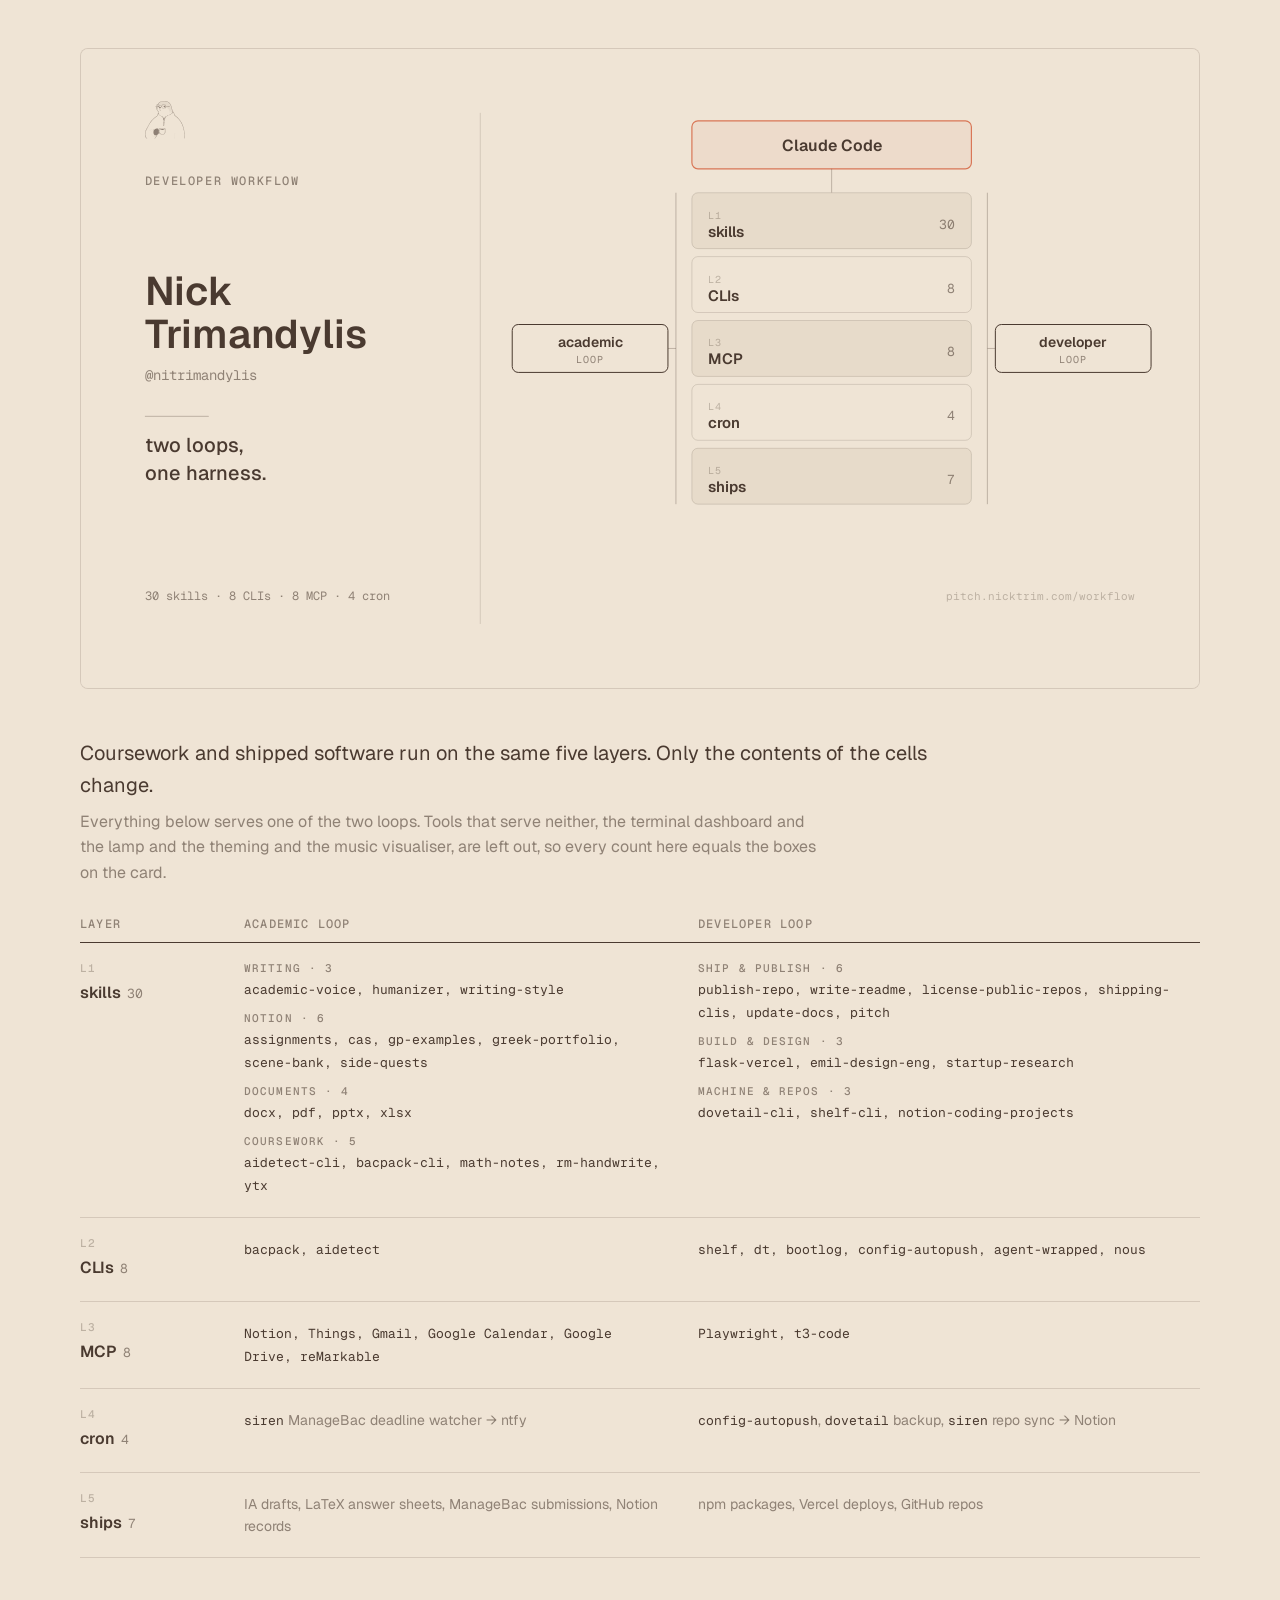
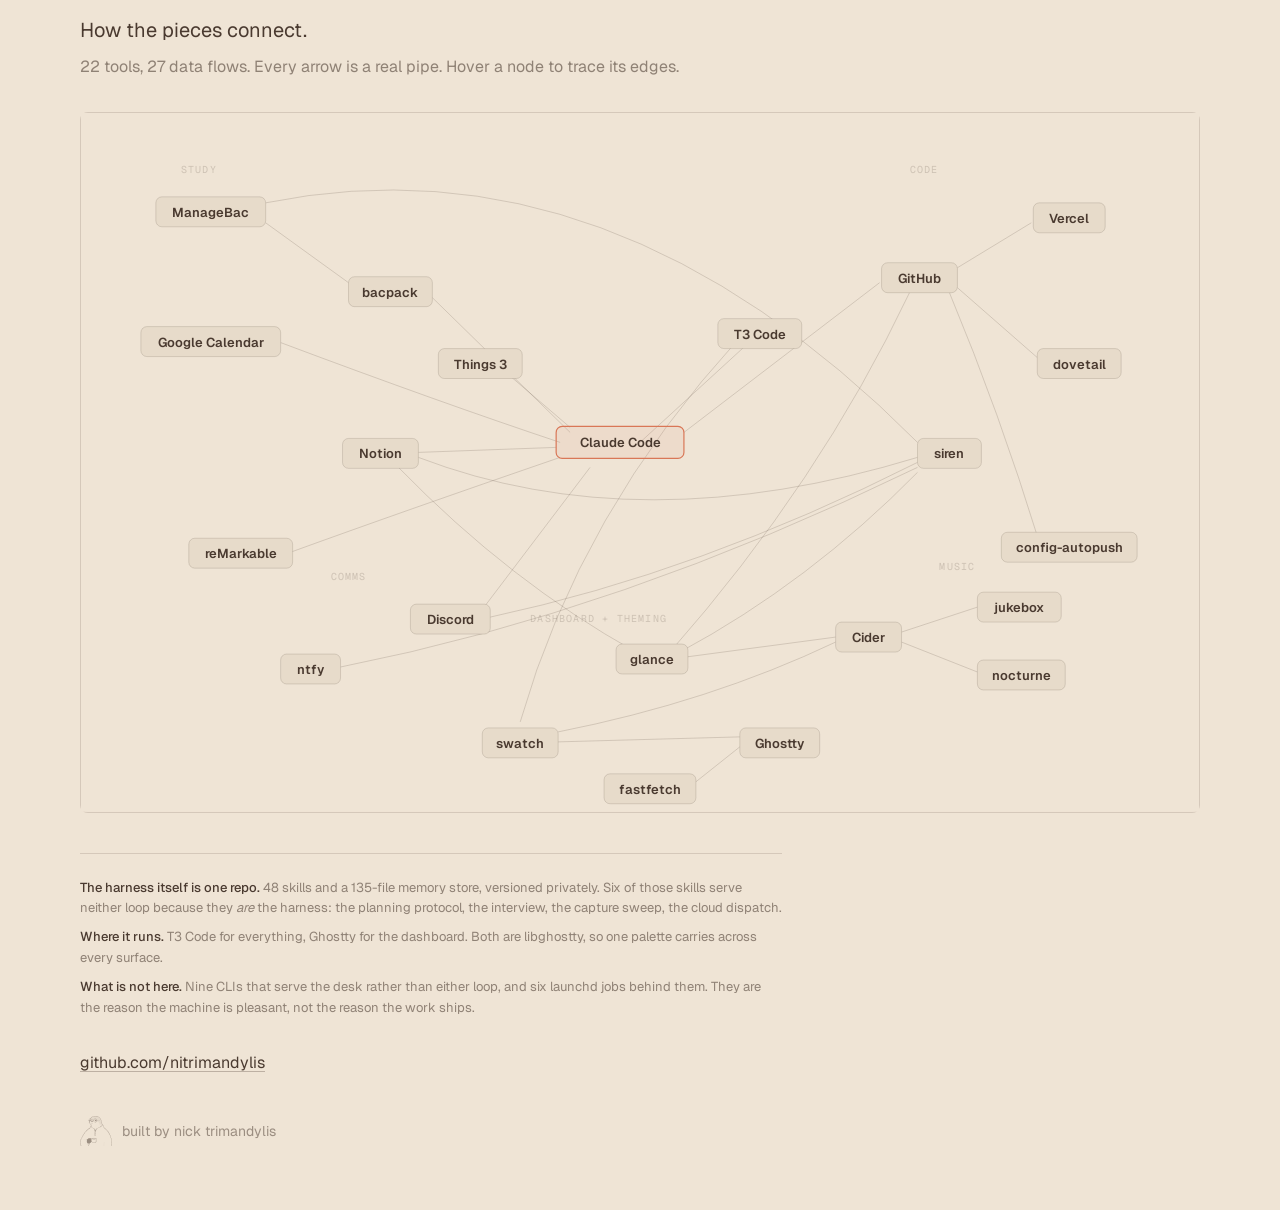
<file: workflow/index.html>
<!DOCTYPE html>
<html lang="en">
<head>
<meta charset="utf-8">
<meta name="viewport" content="width=device-width, initial-scale=1">
<title>workflow</title>
<link rel="icon" href="../favicon.svg" type="image/svg+xml">
<meta name="description" content="Two loops, one harness. The academic and developer halves of Nick Trimandylis' Claude Code setup, running on the same five layers.">
<meta name="robots" content="noindex">
<meta property="og:type" content="website">
<meta property="og:url" content="https://pitch.nicktrim.com/workflow/">
<meta property="og:title" content="workflow: two loops, one harness">
<meta property="og:description" content="Coursework and shipped software running on identical rails: skills, CLIs, MCP, cron, ships.">
<meta property="og:image" content="https://pitch.nicktrim.com/workflow/og.png">
<meta property="og:image:width" content="1200">
<meta property="og:image:height" content="1200">
<meta name="twitter:card" content="summary_large_image">
<link rel="preconnect" href="https://fonts.googleapis.com">
<link rel="preconnect" href="https://fonts.gstatic.com" crossorigin>
<link href="https://fonts.googleapis.com/css2?family=Geist:wght@400;500;600&family=Geist+Mono:wght@400;500&display=swap" rel="stylesheet">
<style>
/* Skin: seal cream + brown, terracotta accent. Every token is a live value
 * already in use elsewhere, not an imitation.
 *   paper  #efe4d5  seal sweater cream, profile README badge label
 *   ink    #4a3a30  seal mitten brown, profile README badge message
 *   accent #D97757  ccstatusline label colour, ~/.config/ccstatusline/settings.json
 * Layout rules borrowed from the diagram-design style guide, not its grammar:
 * 4px grid on every value, borders not shadows, radius <= 8, mono reserved for
 * technical strings, one accent doing one job (the Claude Code node).
 * Card canvas is 1120x640 = 1.75, a 3.5x2in business card, on the grid.
 */
:root {
  --paper:   #efe4d5;
  --paper-2: #e7dbca;
  --ink:     #4a3a30;
  --accent:  #d97757;
  --muted:   rgba(74, 58, 48, .58);
  --soft:    rgba(74, 58, 48, .30);
  --rule:    rgba(74, 58, 48, .16);
}

* { box-sizing: border-box; }

body {
  margin: 0;
  padding: 48px 24px 64px;
  background: var(--paper);
  color: var(--ink);
  font: 400 16px/1.6 Geist, ui-sans-serif, system-ui, sans-serif;
  -webkit-font-smoothing: antialiased;
}

main { max-width: 1120px; margin: 0 auto; }

/* ---- the card ---------------------------------------------------------- */

#card { display: block; width: 100%; height: auto; }

.card-wrap {
  border: 1px solid var(--rule);
  border-radius: 8px;
  overflow: hidden;
  background: var(--paper);
}

/* ---- the table --------------------------------------------------------- */

.lede {
  margin: 48px 0 8px;
  font-size: 20px;
  max-width: 68ch;
}

.lede-sub {
  margin: 0 0 32px;
  color: var(--muted);
  font-size: 16px;
  max-width: 68ch;
}

table {
  width: 100%;
  border-collapse: collapse;
  font-size: 14px;
}

thead th {
  text-align: left;
  padding: 0 16px 12px;
  font: 500 12px/1 "Geist Mono", ui-monospace, SFMono-Regular, Menlo, monospace;
  letter-spacing: .1em;
  text-transform: uppercase;
  color: var(--muted);
  border-bottom: 1px solid var(--ink);
}

thead th:first-child { padding-left: 0; width: 148px; }

tbody td {
  padding: 20px 16px;
  vertical-align: top;
  border-bottom: 1px solid var(--rule);
}

tbody td:first-child { padding-left: 0; }

/* The layer cell: index tag, name, count. Same three-part row the spine uses. */
.layer { white-space: nowrap; }

.layer .tag {
  display: block;
  font: 500 11px/1 "Geist Mono", ui-monospace, monospace;
  letter-spacing: .12em;
  color: var(--soft);
  margin-bottom: 6px;
}

.layer .name { font-weight: 600; font-size: 16px; }

.layer .count {
  font: 400 13px/1 "Geist Mono", ui-monospace, monospace;
  color: var(--muted);
  margin-left: 6px;
}

/* Skill families: a label carrying its count, then the members. */
.fam { margin: 0 0 12px; }
.fam:last-child { margin-bottom: 0; }

.fam-name {
  font: 500 11px/1 "Geist Mono", ui-monospace, monospace;
  letter-spacing: .1em;
  text-transform: uppercase;
  color: var(--muted);
  display: block;
  margin-bottom: 4px;
}

/* Mono is for technical strings only: tool names, never prose labels. */
code {
  font: 400 13px/1.7 "Geist Mono", ui-monospace, SFMono-Regular, Menlo, monospace;
  color: var(--ink);
}

.plain { color: var(--muted); }

/* ---- footer ------------------------------------------------------------ */

.notes {
  margin: 40px 0 0;
  padding-top: 24px;
  border-top: 1px solid var(--rule);
  color: var(--muted);
  font-size: 13px;
  max-width: 78ch;
}

.notes p { margin: 0 0 8px; }
.notes strong { color: var(--ink); font-weight: 500; }

.exit { margin: 32px 0 0; font-size: 16px; }
.exit a { color: var(--ink); text-decoration-color: var(--soft); text-underline-offset: 3px; }
.exit a:hover { text-decoration-color: var(--accent); }

.colophon {
  display: flex;
  align-items: center;
  gap: .6rem;
  opacity: .5;
  margin-top: 40px;
  font-size: 14px;
}

.seal { width: 32px; height: auto; flex: none; }

/* ---- the graph --------------------------------------------------------- */

#graph { display: block; width: 100%; height: auto; cursor: default; }

#graph .edge line, #graph .edge path { stroke-width: 1; transition: stroke-opacity .15s; }
#graph .edge-label { font: 400 9px/1 "Geist Mono", ui-monospace, monospace; pointer-events: none; opacity: 0; transition: opacity .15s; }

#graph .node rect { transition: opacity .15s; cursor: pointer; }
#graph .node text { transition: opacity .15s; pointer-events: none; }

#graph.hover .edge line, #graph.hover .edge path { stroke-opacity: .06 !important; }
#graph.hover .edge-label { opacity: .06 !important; }
#graph.hover .node rect { opacity: .2 !important; }
#graph.hover .node text { opacity: .2 !important; }

#graph.hover .edge.on line, #graph.hover .edge.on path { stroke-opacity: .45 !important; }
#graph.hover .edge.on .edge-label { opacity: 1 !important; }
#graph.hover .node.on rect { opacity: 1 !important; }
#graph.hover .node.on text { opacity: 1 !important; }

/* info box shown on hover */
#graph-info {
  position: absolute; bottom: 16px; right: 16px;
  background: var(--paper-2); border: 1px solid var(--rule); border-radius: 6px;
  padding: 12px 16px; max-width: 280px;
  font-size: 13px; color: var(--ink);
  opacity: 0; transition: opacity .15s; pointer-events: none;
}
#graph-info.visible { opacity: 1; }
#graph-info .info-name { font-weight: 600; margin-bottom: 4px; }
#graph-info .info-desc { color: var(--muted); font-size: 12px; margin-bottom: 8px; }
#graph-info .info-edges { font: 400 11px/1.6 "Geist Mono", ui-monospace, monospace; color: var(--muted); }

@media (max-width: 720px) {
  #graph-info { display: none; }
}

@media (max-width: 720px) {
  body { padding: 24px 16px 48px; }
  table, thead, tbody, tr, td { display: block; width: 100%; }
  thead { display: none; }
  tbody td { border-bottom: none; padding: 8px 0; }
  tbody tr { border-bottom: 1px solid var(--rule); padding: 16px 0; display: block; }
  tbody td[data-loop]::before {
    content: attr(data-loop);
    display: block;
    font: 500 11px/1 "Geist Mono", ui-monospace, monospace;
    letter-spacing: .1em;
    text-transform: uppercase;
    color: var(--accent);
    margin-bottom: 6px;
  }
}
</style>
</head>
<body>
<main>

<!-- ====================================================================== -->
<!-- The card. 8 nodes: Claude Code, five shared layers, two loop heads.     -->
<!-- The layers are drawn ONCE, in the middle. That is the whole argument:   -->
<!-- shared-ness is structural here, not a caption.                          -->
<!-- ====================================================================== -->

<div class="card-wrap">
<svg id="card" viewBox="0 0 1120 640" width="1120" height="640"
     xmlns="http://www.w3.org/2000/svg" role="img"
     aria-label="Business card: Nick Trimandylis. Two loops, one harness. An academic loop and a developer loop sharing five layers of one Claude Code harness: skills, CLIs, MCP, cron, ships.">

  <rect width="1120" height="640" fill="#efe4d5"/>

  <!-- identity | content divider, the standard business-card split -->
  <line x1="400" y1="64" x2="400" y2="576" stroke="#4a3a30" stroke-opacity=".16" stroke-width="1"/>

  <!-- ================= left third: identity ================= -->

  <!-- the mark, from assets/seal.svg; 32px, within the 28-40px rule -->
  <svg x="64" y="52" width="40" height="38" viewBox="0 0 427 406"
       fill="#4a3a30" fill-opacity=".55" aria-hidden="true"><path fill-rule="evenodd" opacity="0.12" d="M425.0,405.5L422.5,405.0L422.5,400.0L421.5,399.0L422.5,397.0L422.5,366.0L421.5,365.0L422.5,362.0L421.5,361.0L422.5,359.0L421.5,358.0L421.5,352.0L420.5,351.0L421.5,348.0L419.5,341.0L420.5,339.0L419.5,338.0L419.5,331.0L418.5,330.0L419.5,328.0L417.5,324.0L418.5,323.0L416.5,319.0L417.5,318.0L415.5,314.0L416.5,313.0L413.5,305.0L414.5,303.0L412.5,298.0L412.5,295.0L409.5,289.0L407.5,277.0L405.5,275.0L405.5,273.0L403.5,270.0L403.5,266.0L400.5,262.0L401.5,261.0L398.5,256.0L398.5,254.0L392.5,244.0L390.5,237.0L380.5,223.0L379.5,219.0L377.5,218.0L376.5,215.0L374.5,214.0L373.5,211.0L371.5,210.0L370.5,207.0L367.5,205.0L367.5,203.0L362.5,199.0L360.5,195.0L340.0,175.5L338.0,172.5L334.0,170.5L332.0,167.5L326.0,163.5L319.0,156.5L317.0,156.5L315.5,155.0L316.5,154.0L315.5,153.0L315.5,148.0L311.5,142.0L308.5,133.0L309.5,132.0L308.5,129.0L304.5,121.0L302.0,120.5L300.0,118.5L298.5,119.0L299.5,126.0L291.0,134.5L286.0,138.5L284.0,138.5L283.5,140.0L279.0,143.5L272.0,147.5L270.0,147.5L259.0,154.5L257.0,154.5L252.0,157.5L249.0,157.5L245.0,160.5L236.0,162.5L234.0,164.5L233.0,163.5L231.0,165.5L229.0,165.5L223.5,169.0L220.5,175.0L218.5,184.0L216.5,186.0L217.5,187.0L213.5,195.0L212.5,202.0L210.5,205.0L210.5,217.0L209.5,218.0L209.5,226.0L210.5,227.0L207.5,231.0L207.5,237.0L206.5,238.0L207.5,243.0L206.5,244.0L206.5,251.0L205.5,252.0L205.5,255.0L206.5,256.0L205.5,257.0L205.5,263.0L204.0,266.5L203.0,265.5L202.0,266.5L201.0,265.5L198.0,265.5L197.0,266.5L194.5,264.0L195.5,263.0L194.5,262.0L195.5,261.0L195.5,252.0L196.5,251.0L195.5,246.0L197.5,239.0L196.5,236.0L197.5,235.0L197.5,230.0L195.5,228.0L195.5,225.0L196.5,224.0L195.5,221.0L196.5,220.0L196.5,214.0L197.5,213.0L196.5,207.0L198.5,204.0L197.5,203.0L198.5,202.0L196.5,199.0L195.5,191.0L192.5,185.0L191.5,179.0L189.5,176.0L189.5,172.0L185.0,166.5L182.0,165.5L181.0,166.5L179.0,164.5L176.0,164.5L174.0,162.5L173.0,163.5L165.0,158.5L164.0,159.5L154.0,152.5L148.5,146.0L146.5,145.0L145.5,140.0L147.5,136.0L147.0,134.5L141.0,138.5L140.5,142.0L138.5,145.0L139.5,146.0L138.5,147.0L138.5,151.0L136.5,155.0L135.5,162.0L133.0,162.5L121.0,171.5L115.0,174.5L105.0,182.5L104.0,184.5L100.0,186.5L92.0,195.5L90.0,195.5L87.5,199.0L83.5,202.0L80.5,207.0L75.5,211.0L72.5,216.0L64.5,225.0L56.5,238.0L54.5,239.0L49.5,249.0L46.5,252.0L46.5,254.0L41.5,261.0L39.5,267.0L36.5,270.0L32.5,280.0L28.5,285.0L28.5,287.0L26.5,289.0L22.5,299.0L19.5,302.0L18.5,306.0L16.5,308.0L17.5,309.0L15.5,311.0L12.5,320.0L10.5,322.0L10.5,325.0L8.5,327.0L7.5,334.0L5.5,338.0L6.5,339.0L4.5,343.0L5.5,345.0L3.5,352.0L4.5,353.0L3.5,361.0L5.5,366.0L4.5,368.0L6.5,372.0L5.5,373.0L7.5,376.0L8.5,382.0L12.5,388.0L12.5,390.0L15.5,392.0L16.5,396.0L26.5,405.0L20.0,405.5L18.5,403.0L16.5,402.0L16.5,400.0L11.5,395.0L6.5,387.0L6.5,385.0L2.5,377.0L3.5,376.0L2.5,373.0L0.5,370.0L-0.5,350.0L0.5,349.0L0.5,344.0L1.5,343.0L0.5,342.0L2.5,337.0L2.5,334.0L6.5,325.0L5.5,324.0L7.5,322.0L6.5,321.0L10.5,315.0L11.5,310.0L14.5,306.0L14.5,304.0L19.5,296.0L23.5,286.0L26.5,283.0L26.5,281.0L29.5,277.0L30.5,273.0L32.5,271.0L36.5,262.0L39.5,259.0L39.5,257.0L45.5,248.0L46.5,244.0L49.5,241.0L54.5,232.0L58.5,228.0L59.5,225.0L63.5,221.0L64.5,218.0L66.5,217.0L68.5,213.0L71.5,211.0L74.5,206.0L78.5,203.0L94.0,186.5L99.0,183.5L100.0,181.5L106.0,177.5L107.0,175.5L115.0,170.5L116.0,168.5L119.0,166.5L121.0,166.5L131.5,159.0L135.5,147.0L134.5,146.0L136.5,143.0L136.5,140.0L138.5,136.0L147.5,129.0L147.5,119.0L146.0,118.5L144.0,115.5L142.0,115.5L141.5,114.0L133.5,107.0L128.0,96.5L126.0,98.5L123.5,98.0L127.5,95.0L126.5,92.0L127.5,90.0L123.0,90.5L121.0,92.5L118.5,92.0L122.0,89.5L126.0,88.5L127.5,87.0L126.5,85.0L127.5,83.0L126.0,82.5L125.0,83.5L123.0,82.5L120.0,84.5L114.5,84.0L116.0,82.5L117.0,83.5L120.0,81.5L121.0,82.5L122.0,81.5L127.0,81.5L128.5,78.0L122.5,74.0L118.5,67.0L117.5,59.0L114.5,57.0L114.5,55.0L117.5,54.0L120.5,45.0L125.0,40.5L134.0,35.5L138.0,35.5L143.5,28.0L144.5,25.0L157.0,13.5L162.0,11.5L165.0,8.5L169.0,7.5L171.0,5.5L177.0,4.5L187.0,0.5L191.0,0.5L192.0,-0.5L194.0,0.5L195.0,-0.5L217.0,-0.5L218.0,0.5L219.0,-0.5L224.0,1.5L235.0,3.5L254.0,13.5L255.0,15.5L258.0,16.5L259.5,19.0L264.5,23.0L267.5,28.0L271.5,32.0L272.5,35.0L274.5,36.0L274.5,38.0L280.5,48.0L280.5,50.0L283.5,56.0L283.5,59.0L286.5,65.0L285.5,66.0L287.5,69.0L287.5,72.0L288.5,73.0L287.5,74.0L290.5,81.0L290.5,86.0L293.5,94.0L292.5,95.0L294.5,100.0L294.5,105.0L295.5,106.0L296.5,113.0L299.0,115.5L305.0,117.5L310.5,123.0L312.5,129.0L311.5,130.0L314.5,139.0L316.5,141.0L317.5,146.0L319.5,148.0L319.5,152.0L348.0,176.5L353.5,183.0L362.5,191.0L362.5,193.0L364.5,194.0L368.5,200.0L374.5,206.0L380.5,216.0L383.5,219.0L384.5,222.0L387.5,225.0L390.5,230.0L390.5,232.0L397.5,243.0L400.5,251.0L402.5,253.0L402.5,256.0L404.5,259.0L404.5,261.0L406.5,263.0L407.5,269.0L412.5,281.0L414.5,292.0L416.5,295.0L416.5,298.0L419.5,307.0L419.5,312.0L420.5,313.0L420.5,319.0L421.5,320.0L420.5,321.0L423.5,331.0L422.5,332.0L424.5,339.0L423.5,340.0L424.5,341.0L424.5,348.0L425.5,349.0L425.5,356.0L426.5,357.0L426.5,399.0L425.5,400.0L425.0,405.5ZM131.5,54.0L133.5,45.0L137.0,38.5L136.0,39.5L135.0,38.5L127.0,42.5L126.5,44.0L123.5,46.0L120.5,54.0L131.5,54.0ZM183.5,60.0L184.0,58.5L187.0,58.5L188.5,57.0L188.5,54.0L190.5,52.0L190.5,50.0L194.5,46.0L194.5,44.0L193.0,42.5L190.0,43.5L184.5,50.0L182.5,56.0L183.5,58.0L182.5,60.0L183.5,60.0ZM205.5,198.0L210.5,180.0L212.5,178.0L212.5,175.0L215.0,171.5L217.0,172.5L219.5,170.0L218.5,169.0L220.0,166.5L223.0,165.5L225.0,162.5L226.0,163.5L230.0,160.5L231.0,161.5L234.0,159.5L235.0,160.5L239.0,157.5L240.0,158.5L242.0,156.5L251.0,154.5L252.0,152.5L253.0,153.5L255.0,152.5L256.0,150.5L259.0,150.5L261.0,148.5L265.0,147.5L266.0,145.5L270.0,144.5L271.0,142.5L272.0,143.5L276.0,139.5L280.0,137.5L283.0,133.5L285.0,134.5L286.5,133.0L285.5,132.0L287.5,131.0L287.5,129.0L286.0,128.5L284.0,129.5L284.5,127.0L288.0,126.5L290.0,130.5L291.5,129.0L290.0,128.5L289.5,127.0L291.0,127.5L290.5,126.0L292.0,124.5L293.5,125.0L292.0,123.5L290.0,125.5L288.5,124.0L291.0,121.5L292.5,122.0L291.5,121.0L292.5,119.0L290.5,118.0L291.5,115.0L290.0,112.5L290.0,115.5L287.0,113.5L285.5,114.0L287.5,115.0L285.5,118.0L285.5,121.0L288.0,125.5L285.5,124.0L283.0,120.5L278.5,120.0L281.5,118.0L276.5,117.0L280.0,116.5L280.0,115.5L276.0,114.5L275.5,116.0L274.0,116.5L272.0,112.5L271.0,115.5L268.0,113.5L265.5,117.0L264.0,117.5L262.5,114.0L262.5,109.0L259.5,103.0L259.5,99.0L256.5,94.0L256.5,92.0L247.0,81.5L240.0,77.5L234.0,75.5L229.0,75.5L228.0,74.5L222.0,74.5L219.0,76.5L216.0,80.5L213.0,80.5L210.0,82.5L208.0,82.5L207.5,84.0L210.5,85.0L210.0,86.5L200.0,85.5L200.0,84.5L204.5,84.0L193.0,81.5L185.0,75.5L180.5,69.0L179.5,62.0L177.0,59.5L174.0,58.5L161.0,58.5L160.0,57.5L160.5,59.0L157.0,59.5L155.0,62.5L152.0,60.5L153.0,62.5L151.0,62.5L145.0,66.5L143.0,66.5L142.0,68.5L141.0,67.5L141.5,69.0L138.0,70.5L137.5,72.0L132.5,76.0L137.0,77.5L138.5,80.0L131.5,80.0L132.0,81.5L133.5,82.0L130.5,84.0L130.5,86.0L134.5,86.0L130.5,89.0L130.5,92.0L135.0,90.5L136.5,91.0L136.0,92.5L134.0,92.5L131.5,95.0L132.5,96.0L131.5,97.0L137.5,106.0L151.5,118.0L150.5,121.0L150.5,125.0L151.5,126.0L150.5,128.0L150.5,139.0L149.5,140.0L150.5,144.0L155.0,149.5L157.0,149.5L158.0,151.5L160.0,151.5L162.0,154.5L164.0,154.5L166.0,156.5L167.0,155.5L168.0,157.5L169.0,156.5L170.0,158.5L171.0,157.5L178.0,161.5L179.0,160.5L181.0,162.5L182.0,161.5L186.0,164.5L187.0,163.5L190.5,167.0L193.0,172.5L196.0,171.5L199.5,182.0L201.5,185.0L201.5,189.0L203.5,192.0L204.5,198.0L205.5,198.0ZM129.5,73.0L129.5,70.0L130.5,69.0L129.5,68.0L130.5,67.0L130.5,62.0L131.5,60.0L130.0,58.5L121.0,58.5L122.5,68.0L128.0,73.5L129.5,73.0ZM208.5,80.0L211.0,79.5L216.5,75.0L208.0,73.5L195.0,66.5L182.5,62.0L185.5,70.0L194.0,78.5L200.0,80.5L201.0,79.5L202.0,80.5L208.5,80.0ZM160.0,81.5L151.5,76.0L149.5,73.0L151.0,68.5L156.0,66.5L163.0,66.5L164.0,67.5L165.0,66.5L172.5,70.0L172.5,73.0L171.0,73.5L170.0,75.5L165.0,77.5L160.0,81.5ZM172.0,101.5L168.0,101.5L161.0,96.5L154.0,100.5L152.5,99.0L158.5,94.0L159.0,91.5L161.0,91.5L165.0,96.5L168.0,98.5L171.0,98.5L172.5,100.0L172.0,101.5ZM106.0,102.5L104.5,102.0L106.0,99.5L110.0,96.5L112.5,97.0L107.0,100.5L106.0,102.5ZM283.5,102.0L284.5,99.0L281.0,96.5L280.5,101.0L282.0,102.5L283.5,102.0ZM280.5,113.0L281.5,110.0L280.5,108.0L278.0,106.5L276.5,108.0L276.5,111.0L278.0,113.5L280.5,113.0ZM270.0,126.5L267.0,126.5L265.5,125.0L265.5,118.0L268.0,116.5L271.5,119.0L271.5,125.0L270.0,126.5ZM277.0,131.5L275.5,129.0L277.0,126.5L280.0,125.5L281.5,127.0L281.5,129.0L280.5,129.0L280.0,127.5L277.0,131.5ZM205.5,213.0L205.5,205.0L206.5,204.0L205.0,204.5L203.0,203.5L202.5,206.0L203.5,207.0L202.0,209.5L200.5,209.0L199.5,213.0L201.5,213.0L202.0,210.5L203.5,211.0L202.5,212.0L204.0,213.5L205.5,213.0ZM204.5,228.0L207.5,226.0L206.0,224.5L201.0,226.5L200.5,224.0L207.0,223.5L207.5,222.0L206.0,222.5L205.5,221.0L207.5,217.0L206.0,215.5L202.0,215.5L201.0,214.5L199.5,216.0L198.5,227.0L202.0,228.5L204.5,228.0ZM202.5,263.0L201.5,262.0L202.5,261.0L201.5,259.0L202.5,253.0L201.5,252.0L203.5,246.0L202.5,246.0L202.0,247.5L201.5,245.0L203.5,244.0L203.5,240.0L202.5,239.0L204.5,236.0L203.5,235.0L204.5,234.0L204.0,230.5L203.0,232.5L202.0,230.5L200.5,232.0L200.5,239.0L199.5,240.0L200.5,242.0L198.5,249.0L199.5,250.0L198.5,252.0L199.5,253.0L198.5,255.0L198.5,259.0L199.5,260.0L198.5,263.0L202.5,263.0ZM106.0,405.5L100.5,405.0L102.0,402.5L103.5,403.0L102.5,402.0L111.5,394.0L111.5,392.0L113.0,391.5L115.5,388.0L114.5,387.0L115.5,385.0L117.5,384.0L115.0,383.5L110.0,385.5L100.0,385.5L93.0,383.5L84.5,378.0L87.0,376.5L88.0,378.5L91.0,377.5L90.5,379.0L93.0,380.5L103.0,381.5L104.0,382.5L104.5,380.0L107.5,378.0L112.5,371.0L112.0,368.5L104.0,366.5L102.5,364.0L98.5,361.0L92.5,351.0L92.5,347.0L90.5,341.0L91.5,340.0L90.5,339.0L90.5,334.0L91.5,333.0L91.5,326.0L92.5,325.0L91.5,324.0L93.5,321.0L92.5,320.0L97.5,312.0L95.0,310.5L89.0,313.5L86.0,313.5L85.0,311.5L97.0,306.5L103.0,307.5L104.0,305.5L107.0,304.5L111.0,300.5L116.0,299.5L122.0,296.5L127.0,296.5L128.0,295.5L138.0,295.5L144.0,297.5L147.0,301.5L150.0,302.5L150.5,300.0L152.0,298.5L154.0,298.5L155.0,296.5L168.0,292.5L169.0,293.5L170.0,292.5L176.0,292.5L177.0,291.5L179.0,292.5L182.0,291.5L194.0,292.5L196.0,291.5L197.0,292.5L202.0,292.5L203.0,293.5L205.0,292.5L209.0,294.5L213.0,294.5L221.5,300.0L222.5,303.0L221.5,308.0L222.5,309.0L220.5,314.0L221.5,317.0L219.5,323.0L220.5,324.0L219.5,325.0L219.5,329.0L218.5,330.0L219.5,331.0L216.5,340.0L217.5,341.0L216.5,344.0L214.5,346.0L213.5,350.0L212.0,350.5L211.0,352.5L208.0,354.5L206.0,354.5L204.0,356.5L201.0,356.5L200.0,357.5L198.0,356.5L197.0,357.5L175.0,357.5L174.0,356.5L173.0,357.5L164.0,354.5L157.0,346.5L149.0,345.5L147.5,348.0L147.5,351.0L144.0,355.5L138.0,360.5L132.5,362.0L129.5,373.0L126.5,375.0L126.0,377.5L124.0,377.5L123.5,379.0L121.5,380.0L122.5,382.0L120.5,384.0L121.5,385.0L119.5,389.0L117.5,390.0L117.5,392.0L115.5,393.0L115.5,395.0L112.5,397.0L113.5,398.0L109.0,401.5L106.0,405.5ZM194.5,354.0L198.0,353.5L198.0,350.5L200.5,352.0L200.0,353.5L201.5,352.0L199.5,349.0L201.5,349.0L200.5,347.0L202.5,345.0L202.5,342.0L204.5,339.0L204.5,334.0L206.5,329.0L206.5,322.0L207.5,321.0L207.5,313.0L209.0,311.5L214.0,311.5L218.0,308.5L219.5,306.0L218.5,305.0L219.5,303.0L214.0,298.5L210.0,298.5L206.0,296.5L203.0,296.5L202.0,295.5L201.0,296.5L195.0,294.5L192.0,295.5L189.0,294.5L181.0,294.5L180.0,295.5L176.0,294.5L175.0,295.5L165.0,296.5L162.0,298.5L155.0,300.5L153.5,303.0L153.5,308.0L154.5,309.0L153.5,311.0L154.5,313.0L153.5,314.0L155.5,320.0L154.5,323.0L155.5,324.0L155.5,328.0L156.5,329.0L155.5,330.0L156.5,331.0L157.5,338.0L159.5,340.0L159.5,343.0L161.5,348.0L166.0,351.5L169.0,351.5L172.0,353.5L176.0,353.5L177.0,354.5L179.0,353.5L180.0,354.5L194.5,354.0ZM195.0,311.5L190.0,311.5L189.0,310.5L182.0,310.5L181.0,311.5L178.0,310.5L170.0,310.5L160.0,307.5L158.5,306.0L161.0,304.5L164.0,304.5L165.0,303.5L166.0,304.5L169.0,302.5L175.0,302.5L176.0,301.5L177.0,302.5L180.0,302.5L181.0,301.5L193.0,301.5L195.0,302.5L198.0,301.5L202.0,303.5L203.0,302.5L213.5,306.0L210.0,308.5L207.0,308.5L203.0,310.5L201.0,309.5L195.0,311.5ZM150.5,311.0L150.0,305.5L144.0,305.5L141.5,307.0L142.0,308.5L145.0,310.5L150.5,311.0ZM50.0,316.5L48.5,316.0L49.5,315.0L49.0,313.5L51.0,314.5L52.0,312.5L71.0,306.5L76.0,306.5L77.0,307.5L78.0,306.5L81.0,306.5L84.0,307.5L83.5,309.0L85.5,310.0L83.0,311.5L77.0,309.5L75.0,310.5L69.0,310.5L50.0,316.5ZM72.0,335.5L70.5,335.0L70.5,332.0L73.5,326.0L73.5,324.0L82.0,313.5L83.5,316.0L79.5,321.0L84.5,321.0L83.0,322.5L80.0,322.5L75.5,325.0L74.5,331.0L72.0,335.5ZM153.5,334.0L151.5,327.0L152.5,326.0L151.5,325.0L151.5,319.0L150.0,315.5L149.5,318.0L150.5,320.0L147.5,325.0L150.5,329.0L149.5,330.0L150.5,333.0L152.0,334.5L153.5,334.0ZM156.5,343.0L155.5,339.0L152.0,338.5L150.0,336.5L147.5,340.0L153.0,343.5L156.5,343.0ZM321.0,405.5L317.5,405.0L317.5,386.0L318.5,385.0L319.5,350.0L322.0,344.5L323.5,346.0L323.5,352.0L322.5,353.0L321.0,405.5ZM74.0,364.5L71.5,361.0L71.5,358.0L72.5,357.0L72.0,352.5L73.5,354.0L73.5,358.0L75.5,362.0L74.0,364.5ZM116.5,381.0L117.5,380.0L116.5,379.0L125.5,372.0L125.5,370.0L127.5,368.0L127.0,365.5L123.0,368.5L122.0,367.5L119.0,369.5L116.0,368.5L109.5,379.0L106.5,381.0L110.0,381.5L115.0,379.5L116.0,379.5L115.5,381.0L116.5,381.0ZM84.0,377.5L82.5,377.0L83.0,375.5L77.5,371.0L78.5,370.0L75.5,369.0L77.0,366.5L85.5,376.0L84.0,377.5ZM93.0,376.5L92.5,375.0L99.0,369.5L99.5,371.0L93.0,376.5Z"/><path fill-rule="evenodd" d="M425.0,405.5L422.5,405.0L422.5,358.0L421.5,357.0L419.5,328.0L418.5,327.0L416.5,312.0L415.5,311.0L414.5,303.0L406.5,274.0L403.5,269.0L403.5,266.0L399.5,258.0L399.5,256.0L390.5,239.0L390.5,237.0L386.5,232.0L379.5,219.0L362.5,197.0L338.0,172.5L316.5,155.0L315.5,148.0L312.5,143.0L306.5,124.0L304.0,120.5L299.0,118.5L298.5,122.0L299.5,125.0L298.5,127.0L287.0,137.5L284.0,138.5L278.0,143.5L268.0,149.5L266.0,149.5L264.0,151.5L262.0,150.5L262.5,152.0L258.0,154.5L256.0,154.5L250.0,157.5L248.5,156.0L254.0,152.5L260.0,150.5L280.0,137.5L283.0,136.5L295.5,125.0L292.5,108.0L288.5,95.0L287.5,85.0L286.5,84.0L285.5,76.0L282.5,68.0L281.5,61.0L279.5,58.0L275.5,46.0L269.5,35.0L261.5,25.0L253.0,17.5L245.0,12.5L229.0,5.5L225.0,5.5L220.0,3.5L201.0,3.5L200.0,2.5L191.0,3.5L190.0,4.5L179.0,6.5L162.0,14.5L152.0,22.5L144.5,31.0L142.5,35.0L149.0,38.5L154.5,44.0L158.0,54.5L164.0,51.5L170.0,51.5L171.0,52.5L174.0,52.5L179.0,55.5L183.5,46.0L188.0,41.5L197.0,36.5L206.0,35.5L218.0,40.5L224.5,48.0L227.0,56.5L260.0,58.5L265.5,63.0L265.5,66.0L264.0,66.5L258.0,61.5L227.0,60.5L224.5,70.0L218.0,78.5L209.0,82.5L201.0,83.5L190.0,79.5L183.5,73.0L180.5,68.0L178.5,59.0L172.0,55.5L168.0,55.5L167.0,54.5L162.0,55.5L158.0,57.5L156.5,60.0L154.0,61.5L154.5,51.0L150.5,44.0L145.0,39.5L142.0,38.5L139.5,40.0L135.5,49.0L135.5,52.0L133.5,57.0L133.5,63.0L132.5,64.0L132.5,71.0L131.5,72.0L131.5,75.0L137.5,79.0L132.0,79.5L130.5,81.0L133.5,82.0L130.5,83.0L130.5,86.0L133.5,87.0L129.5,89.0L130.5,92.0L132.5,93.0L131.5,94.0L131.5,97.0L133.5,99.0L133.5,101.0L135.5,104.0L137.0,104.5L145.0,113.5L148.0,114.5L150.5,117.0L150.5,139.0L149.5,140.0L150.5,145.0L157.0,151.5L163.5,155.0L161.0,156.5L157.0,154.5L155.0,151.5L149.5,148.0L145.5,142.0L147.5,136.0L147.0,134.5L142.0,137.5L139.5,141.0L135.5,161.0L134.0,162.5L132.0,162.5L128.0,166.5L123.0,168.5L119.0,172.5L111.0,177.5L83.5,202.0L69.5,218.0L66.5,223.0L64.5,224.0L63.5,227.0L47.5,250.0L16.5,308.0L16.5,310.0L7.5,329.0L7.5,332.0L5.5,337.0L4.5,350.0L3.5,351.0L3.5,360.0L4.5,362.0L5.5,374.0L12.5,390.0L16.5,396.0L25.5,405.0L21.0,405.5L12.5,396.0L6.5,386.0L1.5,372.0L1.5,368.0L0.5,367.0L0.5,345.0L7.5,320.0L20.5,293.0L23.5,289.0L23.5,287.0L25.5,285.0L41.5,254.0L46.5,247.0L46.5,245.0L51.5,239.0L53.5,234.0L66.5,216.0L90.0,190.5L98.0,184.5L105.0,177.5L132.5,158.0L137.5,138.0L144.0,131.5L147.5,130.0L147.5,119.0L132.5,105.0L129.5,98.0L127.5,96.0L127.5,90.0L124.5,89.0L127.5,87.0L127.5,83.0L117.5,83.0L122.0,81.5L127.0,81.5L128.5,78.0L125.0,75.5L120.5,70.0L117.5,63.0L117.5,59.0L115.5,58.0L115.5,55.0L117.5,54.0L122.0,43.5L130.0,37.5L134.0,35.5L138.0,35.5L144.5,26.0L156.0,14.5L172.0,5.5L181.0,2.5L184.0,2.5L188.0,0.5L196.0,0.5L197.0,-0.5L223.0,0.5L239.0,5.5L250.0,12.5L252.0,12.5L258.0,17.5L270.5,31.0L280.5,49.0L280.5,51.0L282.5,54.0L282.5,57.0L285.5,63.0L285.5,66.0L287.5,70.0L287.5,74.0L292.5,91.0L292.5,96.0L294.5,101.0L296.5,114.0L303.0,116.5L309.5,122.0L313.5,134.0L313.5,137.0L319.5,149.0L319.5,153.0L331.0,161.5L340.0,170.5L350.0,178.5L373.5,205.0L388.5,227.0L400.5,250.0L400.5,252.0L402.5,254.0L403.5,259.0L406.5,264.0L409.5,273.0L409.5,276.0L413.5,285.0L413.5,289.0L417.5,300.0L417.5,304.0L419.5,309.0L420.5,321.0L421.5,322.0L421.5,327.0L422.5,328.0L422.5,333.0L423.5,334.0L423.5,341.0L424.5,342.0L424.5,349.0L425.5,350.0L425.5,369.0L426.5,370.0L426.5,396.0L425.5,397.0L425.0,405.5ZM132.5,54.0L131.5,53.0L132.5,52.0L132.5,49.0L137.0,38.5L134.0,38.5L128.0,41.5L121.5,49.0L121.5,53.0L120.5,54.0L132.5,54.0ZM208.5,80.0L213.0,78.5L221.5,69.0L223.5,64.0L223.5,54.0L220.5,48.0L216.0,42.5L209.0,39.5L198.0,39.5L191.0,42.5L184.5,50.0L182.5,56.0L183.5,67.0L186.5,72.0L194.0,78.5L199.0,80.5L208.5,80.0ZM142.0,67.5L138.5,65.0L137.5,59.0L139.5,54.0L142.0,51.5L146.0,51.5L148.5,55.0L148.5,60.0L145.5,65.0L142.0,67.5ZM210.0,69.5L209.0,68.5L206.0,68.5L204.5,67.0L201.5,64.0L201.5,61.0L200.5,60.0L202.5,55.0L207.0,51.5L212.0,51.5L214.0,52.5L216.5,55.0L218.5,60.0L217.5,64.0L213.0,68.5L210.0,69.5ZM129.5,74.0L131.5,59.0L121.0,58.5L120.5,63.0L122.5,68.0L129.0,74.5L129.5,74.0ZM160.0,81.5L156.0,79.5L150.5,74.0L150.5,70.0L152.0,68.5L158.0,66.5L162.0,66.5L169.0,68.5L172.5,71.0L169.0,75.5L160.0,81.5ZM172.0,101.5L169.0,101.5L161.0,96.5L154.0,100.5L152.5,99.0L156.0,96.5L160.0,91.5L165.0,96.5L170.0,99.5L172.0,99.5L172.0,101.5ZM204.0,265.5L195.5,265.0L196.5,240.0L197.5,239.0L197.5,231.0L198.5,230.0L196.5,229.0L196.5,226.0L195.5,225.0L196.5,224.0L196.5,215.0L197.5,214.0L198.5,202.0L189.5,175.0L189.5,171.0L188.0,168.5L185.0,166.5L168.0,160.5L167.5,158.0L169.0,157.5L174.0,160.5L180.0,161.5L183.0,163.5L185.0,163.5L187.0,165.5L189.0,165.5L192.5,172.0L195.0,171.5L196.5,173.0L205.0,198.5L206.5,197.0L208.5,187.0L213.5,174.0L215.0,172.5L218.0,172.5L219.5,168.0L225.0,163.5L229.0,161.5L235.0,160.5L238.0,158.5L240.0,159.5L241.0,157.5L247.0,155.5L248.5,157.0L248.0,158.5L246.0,159.5L244.0,158.5L243.0,160.5L230.0,164.5L224.0,167.5L221.5,171.0L210.5,205.0L209.5,228.0L207.5,230.0L207.5,235.0L206.5,236.0L205.5,263.0L204.0,265.5ZM197.5,182.0L197.5,180.0L195.5,178.0L195.0,173.5L192.5,175.0L192.5,177.0L195.5,179.0L194.5,182.0L197.5,182.0ZM208.5,204.0L210.5,199.0L210.0,197.5L208.0,197.5L206.5,200.0L207.5,204.0L208.5,204.0ZM205.5,228.0L207.5,227.0L207.5,207.0L206.5,207.0L206.5,214.0L205.0,215.5L202.0,215.5L202.0,212.5L203.0,213.5L205.5,213.0L205.5,205.0L206.5,204.0L203.0,203.5L202.5,206.0L201.0,205.5L199.5,209.0L198.5,227.0L202.0,228.5L205.5,228.0ZM202.5,263.0L202.5,252.0L203.5,251.0L202.5,250.0L203.5,249.0L203.5,240.0L204.5,239.0L204.0,230.5L200.5,231.0L199.5,247.0L198.5,248.0L198.5,263.0L202.5,263.0ZM111.0,399.5L108.5,397.0L112.0,393.5L113.5,394.0L112.5,392.0L118.5,382.0L118.5,379.0L124.5,374.0L128.5,365.0L121.0,368.5L110.0,368.5L105.0,366.5L97.5,359.0L92.5,350.0L91.5,338.0L90.5,336.0L91.5,335.0L92.5,322.0L98.5,311.0L94.0,310.5L87.0,313.5L85.5,312.0L87.0,310.5L94.0,307.5L103.0,307.5L104.0,305.5L107.0,304.5L110.0,301.5L117.0,298.5L120.0,298.5L123.0,296.5L136.0,295.5L143.0,297.5L146.0,299.5L148.0,302.5L150.0,302.5L153.0,298.5L158.0,295.5L164.0,293.5L170.0,293.5L171.0,292.5L201.0,292.5L202.0,293.5L208.0,293.5L218.0,297.5L221.5,301.0L222.5,305.0L221.5,306.0L221.5,313.0L220.5,314.0L218.5,335.0L217.5,336.0L216.5,343.0L213.5,349.0L209.0,353.5L203.0,356.5L197.0,356.5L196.0,357.5L176.0,357.5L175.0,356.5L170.0,356.5L165.0,354.5L160.5,351.0L158.0,346.5L154.0,346.5L148.0,344.5L147.5,350.0L144.5,355.0L137.0,360.5L131.5,362.0L131.5,367.0L129.5,370.0L129.5,372.0L126.5,376.0L121.5,380.0L120.5,386.0L111.0,399.5ZM195.5,354.0L201.0,353.5L208.0,350.5L212.5,345.0L214.5,338.0L214.5,334.0L216.5,329.0L216.5,325.0L217.5,324.0L217.5,318.0L218.5,317.0L218.5,307.0L219.5,306.0L218.5,301.0L217.0,299.5L211.0,297.5L208.0,297.5L203.0,295.5L197.0,295.5L196.0,294.5L176.0,294.5L175.0,295.5L169.0,295.5L156.0,299.5L153.5,302.0L154.5,324.0L155.5,325.0L155.5,331.0L157.5,335.0L157.5,338.0L159.5,341.0L161.5,348.0L168.0,352.5L171.0,352.5L176.0,354.5L195.5,354.0ZM200.0,310.5L173.0,310.5L172.0,309.5L163.0,308.5L159.5,306.0L172.0,302.5L182.0,302.5L183.0,301.5L192.5,302.0L189.0,302.5L189.0,304.5L194.0,304.5L196.0,302.5L199.0,302.5L200.0,303.5L201.0,302.5L202.0,304.5L205.0,303.5L210.0,306.5L211.5,306.0L211.5,307.0L209.0,308.5L201.0,309.5L200.0,310.5ZM150.5,311.0L150.0,305.5L143.0,305.5L140.5,307.0L146.0,311.5L150.5,311.0ZM153.5,334.0L152.5,326.0L151.5,325.0L151.5,319.0L150.5,318.0L150.5,315.0L149.0,314.5L149.5,322.0L147.5,326.0L149.5,328.0L150.5,334.0L153.5,334.0ZM157.5,344.0L155.0,338.5L153.0,338.5L150.0,336.5L147.5,339.0L149.0,341.5L153.0,343.5L157.5,344.0ZM105.0,405.5L103.0,404.5L102.0,405.5L100.5,405.0L103.0,403.5L106.0,399.5L107.0,400.5L109.0,398.5L110.5,400.0L106.0,403.5L105.0,405.5Z"/></svg>

  <text x="64" y="136" font-family="Geist Mono, monospace" font-size="12" font-weight="500"
        letter-spacing="1.6" fill="#4a3a30" fill-opacity=".58">DEVELOPER WORKFLOW</text>

  <text x="64" y="256" font-family="Geist, sans-serif" font-size="40" font-weight="600" fill="#4a3a30">Nick</text>
  <text x="64" y="300" font-family="Geist, sans-serif" font-size="40" font-weight="600" fill="#4a3a30">Trimandylis</text>

  <text x="64" y="332" font-family="Geist Mono, monospace" font-size="14"
        fill="#4a3a30" fill-opacity=".58">@nitrimandylis</text>

  <line x1="64" y1="368" x2="128" y2="368" stroke="#4a3a30" stroke-opacity=".30" stroke-width="1"/>

  <text x="64" y="404" font-family="Geist, sans-serif" font-size="20" font-weight="500" fill="#4a3a30">two loops,</text>
  <text x="64" y="432" font-family="Geist, sans-serif" font-size="20" font-weight="500" fill="#4a3a30">one harness.</text>

  <text x="64" y="552" font-family="Geist Mono, monospace" font-size="12"
        fill="#4a3a30" fill-opacity=".58">30 skills · 8 CLIs · 8 MCP · 4 cron</text>

  <!-- ================= right two-thirds: the spine ================= -->

  <!-- focal node, the one accent element on the card -->
  <rect x="612" y="72" width="280" height="48" rx="6"
        fill="#d97757" fill-opacity=".08" stroke="#d97757" stroke-width="1.2"/>
  <text x="752" y="102" text-anchor="middle" font-family="Geist, sans-serif"
        font-size="16" font-weight="600" fill="#4a3a30">Claude Code</text>

  <!-- spine connector, focal down into the stack -->
  <line x1="752" y1="120" x2="752" y2="144" stroke="#4a3a30" stroke-opacity=".30" stroke-width="1"/>

  <!-- the five shared layers, drawn once -->
  <g font-family="Geist, sans-serif">
    <!-- L1 skills -->
    <rect x="612" y="144" width="280" height="56" rx="6" fill="#e7dbca" stroke="#4a3a30" stroke-opacity=".16"/>
    <text x="628" y="170" font-family="Geist Mono, monospace" font-size="10" letter-spacing="1.2" fill="#4a3a30" fill-opacity=".30">L1</text>
    <text x="628" y="188" font-size="15" font-weight="600" fill="#4a3a30">skills</text>
    <text x="876" y="180" text-anchor="end" font-family="Geist Mono, monospace" font-size="13" fill="#4a3a30" fill-opacity=".58">30</text>

    <!-- L2 CLIs -->
    <rect x="612" y="208" width="280" height="56" rx="6" fill="#efe4d5" stroke="#4a3a30" stroke-opacity=".16"/>
    <text x="628" y="234" font-family="Geist Mono, monospace" font-size="10" letter-spacing="1.2" fill="#4a3a30" fill-opacity=".30">L2</text>
    <text x="628" y="252" font-size="15" font-weight="600" fill="#4a3a30">CLIs</text>
    <text x="876" y="244" text-anchor="end" font-family="Geist Mono, monospace" font-size="13" fill="#4a3a30" fill-opacity=".58">8</text>

    <!-- L3 MCP -->
    <rect x="612" y="272" width="280" height="56" rx="6" fill="#e7dbca" stroke="#4a3a30" stroke-opacity=".16"/>
    <text x="628" y="298" font-family="Geist Mono, monospace" font-size="10" letter-spacing="1.2" fill="#4a3a30" fill-opacity=".30">L3</text>
    <text x="628" y="316" font-size="15" font-weight="600" fill="#4a3a30">MCP</text>
    <text x="876" y="308" text-anchor="end" font-family="Geist Mono, monospace" font-size="13" fill="#4a3a30" fill-opacity=".58">8</text>

    <!-- L4 cron -->
    <rect x="612" y="336" width="280" height="56" rx="6" fill="#efe4d5" stroke="#4a3a30" stroke-opacity=".16"/>
    <text x="628" y="362" font-family="Geist Mono, monospace" font-size="10" letter-spacing="1.2" fill="#4a3a30" fill-opacity=".30">L4</text>
    <text x="628" y="380" font-size="15" font-weight="600" fill="#4a3a30">cron</text>
    <text x="876" y="372" text-anchor="end" font-family="Geist Mono, monospace" font-size="13" fill="#4a3a30" fill-opacity=".58">4</text>

    <!-- L5 ships -->
    <rect x="612" y="400" width="280" height="56" rx="6" fill="#e7dbca" stroke="#4a3a30" stroke-opacity=".16"/>
    <text x="628" y="426" font-family="Geist Mono, monospace" font-size="10" letter-spacing="1.2" fill="#4a3a30" fill-opacity=".30">L5</text>
    <text x="628" y="444" font-size="15" font-weight="600" fill="#4a3a30">ships</text>
    <text x="876" y="436" text-anchor="end" font-family="Geist Mono, monospace" font-size="13" fill="#4a3a30" fill-opacity=".58">7</text>
  </g>

  <!-- The two loop heads. Each connects to a rail spanning the FULL stack, not
       to one row: both loops use all five layers, and a stub into L3 would have
       said they only use MCP. -->
  <g stroke="#4a3a30" stroke-opacity=".30" stroke-width="1" fill="none">
    <path d="M 588 300 H 596 V 144 M 596 300 V 456"/>
    <path d="M 916 300 H 908 V 144 M 908 300 V 456"/>
  </g>

  <rect x="432" y="276" width="156" height="48" rx="6" fill="#efe4d5" stroke="#4a3a30" stroke-width="1"/>
  <text x="510" y="299" text-anchor="middle" font-family="Geist, sans-serif" font-size="14" font-weight="600" fill="#4a3a30">academic</text>
  <text x="510" y="315" text-anchor="middle" font-family="Geist Mono, monospace" font-size="10" letter-spacing="1.2" fill="#4a3a30" fill-opacity=".58">LOOP</text>

  <rect x="916" y="276" width="156" height="48" rx="6" fill="#efe4d5" stroke="#4a3a30" stroke-width="1"/>
  <text x="994" y="299" text-anchor="middle" font-family="Geist, sans-serif" font-size="14" font-weight="600" fill="#4a3a30">developer</text>
  <text x="994" y="315" text-anchor="middle" font-family="Geist Mono, monospace" font-size="10" letter-spacing="1.2" fill="#4a3a30" fill-opacity=".58">LOOP</text>

  <text x="1056" y="552" text-anchor="end" font-family="Geist Mono, monospace" font-size="11"
        fill="#4a3a30" fill-opacity=".30">pitch.nicktrim.com/workflow</text>

</svg>
</div>

<!-- ====================================================================== -->
<!-- The detail. A three-column table, because that is what this data is:    -->
<!-- lists of names with no relationships between them. Drawing boxes around -->
<!-- them would be decoration standing in for structure.                     -->
<!-- ====================================================================== -->

<p class="lede">Coursework and shipped software run on the same five layers. Only the contents of the cells change.</p>
<p class="lede-sub">Everything below serves one of the two loops. Tools that serve neither, the terminal dashboard and the lamp and the theming and the music visualiser, are left out, so every count here equals the boxes on the card.</p>

<table>
<thead>
<tr><th>layer</th><th>academic loop</th><th>developer loop</th></tr>
</thead>
<tbody>

<tr>
  <td class="layer"><span class="tag">L1</span><span class="name">skills</span><span class="count">30</span></td>
  <td data-loop="academic loop">
    <p class="fam"><span class="fam-name">writing · 3</span><code>academic-voice, humanizer, writing-style</code></p>
    <p class="fam"><span class="fam-name">notion · 6</span><code>assignments, cas, gp-examples, greek-portfolio, scene-bank, side-quests</code></p>
    <p class="fam"><span class="fam-name">documents · 4</span><code>docx, pdf, pptx, xlsx</code></p>
    <p class="fam"><span class="fam-name">coursework · 5</span><code>aidetect-cli, bacpack-cli, math-notes, rm-handwrite, ytx</code></p>
  </td>
  <td data-loop="developer loop">
    <p class="fam"><span class="fam-name">ship &amp; publish · 6</span><code>publish-repo, write-readme, license-public-repos, shipping-clis, update-docs, pitch</code></p>
    <p class="fam"><span class="fam-name">build &amp; design · 3</span><code>flask-vercel, emil-design-eng, startup-research</code></p>
    <p class="fam"><span class="fam-name">machine &amp; repos · 3</span><code>dovetail-cli, shelf-cli, notion-coding-projects</code></p>
  </td>
</tr>

<tr>
  <td class="layer"><span class="tag">L2</span><span class="name">CLIs</span><span class="count">8</span></td>
  <td data-loop="academic loop"><code>bacpack, aidetect</code></td>
  <td data-loop="developer loop"><code>shelf, dt, bootlog, config-autopush, agent-wrapped, nous</code></td>
</tr>

<tr>
  <td class="layer"><span class="tag">L3</span><span class="name">MCP</span><span class="count">8</span></td>
  <td data-loop="academic loop"><code>Notion, Things, Gmail, Google Calendar, Google Drive, reMarkable</code></td>
  <td data-loop="developer loop"><code>Playwright, t3-code</code></td>
</tr>

<tr>
  <td class="layer"><span class="tag">L4</span><span class="name">cron</span><span class="count">4</span></td>
  <td data-loop="academic loop"><code>siren</code> <span class="plain">ManageBac deadline watcher → ntfy</span></td>
  <td data-loop="developer loop"><code>config-autopush</code><span class="plain">,</span> <code>dovetail</code> <span class="plain">backup,</span> <code>siren</code> <span class="plain">repo sync → Notion</span></td>
</tr>

<tr>
  <td class="layer"><span class="tag">L5</span><span class="name">ships</span><span class="count">7</span></td>
  <td data-loop="academic loop"><span class="plain">IA drafts, LaTeX answer sheets, ManageBac submissions, Notion records</span></td>
  <td data-loop="developer loop"><span class="plain">npm packages, Vercel deploys, GitHub repos</span></td>
</tr>

</tbody>
</table>

<!-- ====================================================================== -->
<!-- The graph. Every tool with a data-flow connection, positioned by hand.  -->
<!-- Hover a node to trace what it touches. Without JS: static diagram.     -->
<!-- ====================================================================== -->

<p class="lede" style="margin-top: 56px;">How the pieces connect.</p>
<p class="lede-sub">22 tools, 27 data flows. Every arrow is a real pipe. Hover a node to trace its edges.</p>

<div class="card-wrap" style="position: relative; overflow: visible;">
<svg id="graph" viewBox="0 0 1120 700" width="1120" height="700"
     xmlns="http://www.w3.org/2000/svg" role="img"
     aria-label="Interactive graph: 22 tools connected by 27 data flows, grouped by domain.">

  <rect width="1120" height="700" fill="#efe4d5"/>

  <!-- domain labels -->
  <text x="100" y="60" font-family="Geist Mono, monospace" font-size="10" letter-spacing="1.2" fill="#4a3a30" fill-opacity=".20" text-transform="uppercase">STUDY</text>
  <text x="830" y="60" font-family="Geist Mono, monospace" font-size="10" letter-spacing="1.2" fill="#4a3a30" fill-opacity=".20">CODE</text>
  <text x="250" y="468" font-family="Geist Mono, monospace" font-size="10" letter-spacing="1.2" fill="#4a3a30" fill-opacity=".20">COMMS</text>
  <text x="860" y="458" font-family="Geist Mono, monospace" font-size="10" letter-spacing="1.2" fill="#4a3a30" fill-opacity=".20">MUSIC</text>
  <text x="450" y="510" font-family="Geist Mono, monospace" font-size="10" letter-spacing="1.2" fill="#4a3a30" fill-opacity=".20">DASHBOARD + THEMING</text>

  <!-- ================= edges ================= -->
  <g id="edges" fill="none" stroke="#4a3a30">

    <!-- T3 Code → Claude Code -->
    <g class="edge" data-s="t3-code" data-t="claude-code">
      <line x1="680" y1="220" x2="560" y2="330" stroke-opacity=".18"/>
      <text class="edge-label" x="610" y="268" fill="#4a3a30" fill-opacity=".50" text-anchor="middle">dev surface</text>
    </g>

    <!-- Claude Code → GitHub -->
    <g class="edge" data-s="claude-code" data-t="github">
      <line x1="604" y1="320" x2="800" y2="170" stroke-opacity=".18"/>
      <text class="edge-label" x="710" y="236" fill="#4a3a30" fill-opacity=".50" text-anchor="middle">commits</text>
    </g>

    <!-- Claude Code → Notion -->
    <g class="edge" data-s="claude-code" data-t="notion">
      <line x1="476" y1="335" x2="338" y2="340" stroke-opacity=".18"/>
      <text class="edge-label" x="408" y="328" fill="#4a3a30" fill-opacity=".50" text-anchor="middle">tracking</text>
    </g>

    <!-- Claude Code → Things 3 -->
    <g class="edge" data-s="claude-code" data-t="things">
      <line x1="490" y1="315" x2="420" y2="255" stroke-opacity=".18"/>
      <text class="edge-label" x="448" y="278" fill="#4a3a30" fill-opacity=".50" text-anchor="middle">tasks</text>
    </g>

    <!-- Claude Code ↔ reMarkable (bidirectional) -->
    <g class="edge" data-s="claude-code" data-t="remarkable">
      <path d="M 480,345 Q 320,400 210,440" stroke-opacity=".18"/>
      <text class="edge-label" x="340" y="384" fill="#4a3a30" fill-opacity=".50" text-anchor="middle">notebooks / OCR</text>
    </g>

    <!-- Google Calendar → Claude Code -->
    <g class="edge" data-s="calendar" data-t="claude-code">
      <path d="M 200,230 Q 360,290 480,330" stroke-opacity=".18"/>
      <text class="edge-label" x="330" y="272" fill="#4a3a30" fill-opacity=".50" text-anchor="middle">schedule</text>
    </g>

    <!-- ManageBac → bacpack -->
    <g class="edge" data-s="managebac" data-t="bacpack">
      <line x1="185" y1="110" x2="268" y2="170" stroke-opacity=".18"/>
      <text class="edge-label" x="218" y="134" fill="#4a3a30" fill-opacity=".50" text-anchor="middle">assignments</text>
    </g>

    <!-- bacpack → Claude Code -->
    <g class="edge" data-s="bacpack" data-t="claude-code">
      <line x1="352" y1="185" x2="490" y2="320" stroke-opacity=".18"/>
      <text class="edge-label" x="412" y="246" fill="#4a3a30" fill-opacity=".50" text-anchor="middle">pipes data</text>
    </g>

    <!-- Claude Code → Discord -->
    <g class="edge" data-s="claude-code" data-t="discord">
      <line x1="510" y1="355" x2="400" y2="500" stroke-opacity=".18"/>
      <text class="edge-label" x="448" y="432" fill="#4a3a30" fill-opacity=".50" text-anchor="middle">deliver</text>
    </g>

    <!-- GitHub → Vercel -->
    <g class="edge" data-s="github" data-t="vercel">
      <line x1="878" y1="155" x2="952" y2="110" stroke-opacity=".18"/>
      <text class="edge-label" x="920" y="126" fill="#4a3a30" fill-opacity=".50" text-anchor="middle">deploy</text>
    </g>

    <!-- config-autopush → GitHub -->
    <g class="edge" data-s="config-autopush" data-t="github">
      <path d="M 960,430 Q 920,300 870,180" stroke-opacity=".18"/>
      <text class="edge-label" x="900" y="310" fill="#4a3a30" fill-opacity=".50" text-anchor="middle">dotfiles</text>
    </g>

    <!-- dovetail → GitHub -->
    <g class="edge" data-s="dovetail" data-t="github">
      <line x1="958" y1="245" x2="878" y2="175" stroke-opacity=".18"/>
      <text class="edge-label" x="924" y="204" fill="#4a3a30" fill-opacity=".50" text-anchor="middle">dotfiles</text>
    </g>

    <!-- ManageBac → siren (long arc above) -->
    <g class="edge" data-s="managebac" data-t="siren">
      <path d="M 185,90 Q 530,20 838,330" stroke-opacity=".18"/>
      <text class="edge-label" x="500" y="46" fill="#4a3a30" fill-opacity=".50" text-anchor="middle">watches</text>
    </g>

    <!-- siren → Discord (arc below Claude Code) -->
    <g class="edge" data-s="siren" data-t="discord">
      <path d="M 838,350 Q 620,460 410,505" stroke-opacity=".18"/>
      <text class="edge-label" x="630" y="436" fill="#4a3a30" fill-opacity=".50" text-anchor="middle">alerts</text>
    </g>

    <!-- siren → ntfy -->
    <g class="edge" data-s="siren" data-t="ntfy">
      <path d="M 838,355 Q 540,500 260,555" stroke-opacity=".18"/>
      <text class="edge-label" x="540" y="480" fill="#4a3a30" fill-opacity=".50" text-anchor="middle">alerts</text>
    </g>

    <!-- siren → Notion (arc below Claude Code) -->
    <g class="edge" data-s="siren" data-t="notion">
      <path d="M 838,345 Q 560,430 338,345" stroke-opacity=".18"/>
      <text class="edge-label" x="590" y="404" fill="#4a3a30" fill-opacity=".50" text-anchor="middle">sync</text>
    </g>

    <!-- jukebox → Cider -->
    <g class="edge" data-s="jukebox" data-t="cider">
      <line x1="898" y1="495" x2="822" y2="520" stroke-opacity=".18"/>
      <text class="edge-label" x="866" y="500" fill="#4a3a30" fill-opacity=".50" text-anchor="middle">controls</text>
    </g>

    <!-- Cider → nocturne -->
    <g class="edge" data-s="cider" data-t="nocturne">
      <line x1="822" y1="530" x2="898" y2="560" stroke-opacity=".18"/>
      <text class="edge-label" x="866" y="538" fill="#4a3a30" fill-opacity=".50" text-anchor="middle">audio</text>
    </g>

    <!-- Cider → glance -->
    <g class="edge" data-s="cider" data-t="glance">
      <line x1="756" y1="525" x2="606" y2="545" stroke-opacity=".18"/>
      <text class="edge-label" x="680" y="528" fill="#4a3a30" fill-opacity=".50" text-anchor="middle">now-playing</text>
    </g>

    <!-- swatch → Ghostty -->
    <g class="edge" data-s="swatch" data-t="ghostty">
      <line x1="478" y1="630" x2="660" y2="625" stroke-opacity=".18"/>
      <text class="edge-label" x="570" y="620" fill="#4a3a30" fill-opacity=".50" text-anchor="middle">theme</text>
    </g>

    <!-- swatch → T3 Code (arc left) -->
    <g class="edge" data-s="swatch" data-t="t3-code">
      <path d="M 440,610 Q 500,400 660,225" stroke-opacity=".18"/>
      <text class="edge-label" x="520" y="420" fill="#4a3a30" fill-opacity=".50" text-anchor="middle">theme</text>
    </g>

    <!-- swatch → Cider -->
    <g class="edge" data-s="swatch" data-t="cider">
      <path d="M 478,620 Q 630,590 756,530" stroke-opacity=".18"/>
      <text class="edge-label" x="620" y="584" fill="#4a3a30" fill-opacity=".50" text-anchor="middle">theme</text>
    </g>

    <!-- Ghostty → fastfetch -->
    <g class="edge" data-s="ghostty" data-t="fastfetch">
      <line x1="660" y1="635" x2="616" y2="670" stroke-opacity=".18"/>
      <text class="edge-label" x="644" y="658" fill="#4a3a30" fill-opacity=".50" text-anchor="middle">active theme</text>
    </g>

    <!-- Notion → glance -->
    <g class="edge" data-s="notion" data-t="glance">
      <path d="M 318,355 Q 430,470 556,540" stroke-opacity=".18"/>
      <text class="edge-label" x="420" y="468" fill="#4a3a30" fill-opacity=".50" text-anchor="middle">widgets</text>
    </g>

    <!-- GitHub → glance -->
    <g class="edge" data-s="github" data-t="glance">
      <path d="M 830,180 Q 740,370 590,540" stroke-opacity=".18"/>
      <text class="edge-label" x="720" y="370" fill="#4a3a30" fill-opacity=".50" text-anchor="middle">heatmap</text>
    </g>

    <!-- siren → glance -->
    <g class="edge" data-s="siren" data-t="glance">
      <path d="M 838,360 Q 730,470 600,540" stroke-opacity=".18"/>
      <text class="edge-label" x="730" y="452" fill="#4a3a30" fill-opacity=".50" text-anchor="middle">status</text>
    </g>

  </g>

  <!-- ================= nodes ================= -->
  <g id="nodes" font-family="Geist, sans-serif" font-size="13" font-weight="600">

    <!-- hub -->
    <g class="node" data-id="claude-code" data-desc="The integration layer, every tool routes through it">
      <rect x="476" y="314" width="128" height="32" rx="6" fill="#d97757" fill-opacity=".08" stroke="#d97757" stroke-width="1.2"/>
      <text x="540" y="335" text-anchor="middle" fill="#4a3a30">Claude Code</text>
    </g>

    <!-- study -->
    <g class="node" data-id="managebac" data-desc="School assignments and deadlines">
      <rect x="75" y="84" width="110" height="30" rx="6" fill="#e7dbca" stroke="#4a3a30" stroke-opacity=".16"/>
      <text x="130" y="104" text-anchor="middle" fill="#4a3a30">ManageBac</text>
    </g>
    <g class="node" data-id="bacpack" data-desc="ManageBac CLI, reads and writes to MB">
      <rect x="268" y="164" width="84" height="30" rx="6" fill="#e7dbca" stroke="#4a3a30" stroke-opacity=".16"/>
      <text x="310" y="184" text-anchor="middle" fill="#4a3a30">bacpack</text>
    </g>
    <g class="node" data-id="calendar" data-desc="DP2 timetable, static until April">
      <rect x="60" y="214" width="140" height="30" rx="6" fill="#e7dbca" stroke="#4a3a30" stroke-opacity=".16"/>
      <text x="130" y="234" text-anchor="middle" fill="#4a3a30">Google Calendar</text>
    </g>
    <g class="node" data-id="notion" data-desc="Source of truth: assignments, projects, logs">
      <rect x="262" y="326" width="76" height="30" rx="6" fill="#e7dbca" stroke="#4a3a30" stroke-opacity=".16"/>
      <text x="300" y="346" text-anchor="middle" fill="#4a3a30">Notion</text>
    </g>
    <g class="node" data-id="things" data-desc="Daily tasks, manual allocation">
      <rect x="358" y="236" width="84" height="30" rx="6" fill="#e7dbca" stroke="#4a3a30" stroke-opacity=".16"/>
      <text x="400" y="256" text-anchor="middle" fill="#4a3a30">Things 3</text>
    </g>
    <g class="node" data-id="remarkable" data-desc="Study notes and generated notebooks">
      <rect x="108" y="426" width="104" height="30" rx="6" fill="#e7dbca" stroke="#4a3a30" stroke-opacity=".16"/>
      <text x="160" y="446" text-anchor="middle" fill="#4a3a30">reMarkable</text>
    </g>

    <!-- code -->
    <g class="node" data-id="t3-code" data-desc="Primary dev surface, chat and worktrees">
      <rect x="638" y="206" width="84" height="30" rx="6" fill="#e7dbca" stroke="#4a3a30" stroke-opacity=".16"/>
      <text x="680" y="226" text-anchor="middle" fill="#4a3a30">T3 Code</text>
    </g>
    <g class="node" data-id="github" data-desc="Code repos and CI via GitHub Actions">
      <rect x="802" y="150" width="76" height="30" rx="6" fill="#e7dbca" stroke="#4a3a30" stroke-opacity=".16"/>
      <text x="840" y="170" text-anchor="middle" fill="#4a3a30">GitHub</text>
    </g>
    <g class="node" data-id="vercel" data-desc="Auto-deploy on push">
      <rect x="954" y="90" width="72" height="30" rx="6" fill="#e7dbca" stroke="#4a3a30" stroke-opacity=".16"/>
      <text x="990" y="110" text-anchor="middle" fill="#4a3a30">Vercel</text>
    </g>
    <g class="node" data-id="siren" data-desc="5 cron watchers on GitHub Actions">
      <rect x="838" y="326" width="64" height="30" rx="6" fill="#e7dbca" stroke="#4a3a30" stroke-opacity=".16"/>
      <text x="870" y="346" text-anchor="middle" fill="#4a3a30">siren</text>
    </g>
    <g class="node" data-id="config-autopush" data-desc="Pushes dotfiles to GitHub at 22:00">
      <rect x="922" y="420" width="136" height="30" rx="6" fill="#e7dbca" stroke="#4a3a30" stroke-opacity=".16"/>
      <text x="990" y="440" text-anchor="middle" fill="#4a3a30">config-autopush</text>
    </g>
    <g class="node" data-id="dovetail" data-desc="Config backup to GitHub at noon">
      <rect x="958" y="236" width="84" height="30" rx="6" fill="#e7dbca" stroke="#4a3a30" stroke-opacity=".16"/>
      <text x="1000" y="256" text-anchor="middle" fill="#4a3a30">dovetail</text>
    </g>

    <!-- comms -->
    <g class="node" data-id="discord" data-desc="SIGIL server: alerts, deliveries, files to phone">
      <rect x="330" y="492" width="80" height="30" rx="6" fill="#e7dbca" stroke="#4a3a30" stroke-opacity=".16"/>
      <text x="370" y="512" text-anchor="middle" fill="#4a3a30">Discord</text>
    </g>
    <g class="node" data-id="ntfy" data-desc="Alert redundancy, fires alongside Discord">
      <rect x="200" y="542" width="60" height="30" rx="6" fill="#e7dbca" stroke="#4a3a30" stroke-opacity=".16"/>
      <text x="230" y="562" text-anchor="middle" fill="#4a3a30">ntfy</text>
    </g>

    <!-- music -->
    <g class="node" data-id="cider" data-desc="Apple Music player, port 10767">
      <rect x="756" y="510" width="66" height="30" rx="6" fill="#e7dbca" stroke="#4a3a30" stroke-opacity=".16"/>
      <text x="789" y="530" text-anchor="middle" fill="#4a3a30">Cider</text>
    </g>
    <g class="node" data-id="jukebox" data-desc="Terminal music control via Cider API">
      <rect x="898" y="480" width="84" height="30" rx="6" fill="#e7dbca" stroke="#4a3a30" stroke-opacity=".16"/>
      <text x="940" y="500" text-anchor="middle" fill="#4a3a30">jukebox</text>
    </g>
    <g class="node" data-id="nocturne" data-desc="Music visualizer, system audio tap">
      <rect x="898" y="548" width="88" height="30" rx="6" fill="#e7dbca" stroke="#4a3a30" stroke-opacity=".16"/>
      <text x="942" y="568" text-anchor="middle" fill="#4a3a30">nocturne</text>
    </g>

    <!-- dashboard + theming -->
    <g class="node" data-id="glance" data-desc="10-widget dashboard, read-only pinned tab">
      <rect x="536" y="532" width="72" height="30" rx="6" fill="#e7dbca" stroke="#4a3a30" stroke-opacity=".16"/>
      <text x="572" y="552" text-anchor="middle" fill="#4a3a30">glance</text>
    </g>
    <g class="node" data-id="swatch" data-desc="21 surfaces themed from one palette.toml">
      <rect x="402" y="616" width="76" height="30" rx="6" fill="#e7dbca" stroke="#4a3a30" stroke-opacity=".16"/>
      <text x="440" y="636" text-anchor="middle" fill="#4a3a30">swatch</text>
    </g>
    <g class="node" data-id="ghostty" data-desc="Dashboard terminal, libghostty">
      <rect x="660" y="616" width="80" height="30" rx="6" fill="#e7dbca" stroke="#4a3a30" stroke-opacity=".16"/>
      <text x="700" y="636" text-anchor="middle" fill="#4a3a30">Ghostty</text>
    </g>
    <g class="node" data-id="fastfetch" data-desc="System info with theme-colored seal">
      <rect x="524" y="662" width="92" height="30" rx="6" fill="#e7dbca" stroke="#4a3a30" stroke-opacity=".16"/>
      <text x="570" y="682" text-anchor="middle" fill="#4a3a30">fastfetch</text>
    </g>

  </g>
</svg>

<div id="graph-info">
  <div class="info-name"></div>
  <div class="info-desc"></div>
  <div class="info-edges"></div>
</div>
</div>

<script>
(function() {
  var g = document.getElementById('graph');
  var info = document.getElementById('graph-info');
  var nodes = g.querySelectorAll('.node');
  var edges = g.querySelectorAll('.edge');

  function activate(id) {
    g.classList.add('hover');
    var node = g.querySelector('.node[data-id="' + id + '"]');
    if (node) node.classList.add('on');
    var connected = [];
    edges.forEach(function(e) {
      if (e.dataset.s === id || e.dataset.t === id) {
        e.classList.add('on');
        var other = e.dataset.s === id ? e.dataset.t : e.dataset.s;
        var otherNode = g.querySelector('.node[data-id="' + other + '"]');
        if (otherNode) otherNode.classList.add('on');
        var label = e.querySelector('.edge-label');
        var otherName = otherNode ? otherNode.querySelector('text').textContent : other;
        var dir = e.dataset.s === id ? '→' : '←';
        connected.push(dir + ' ' + otherName + ' (' + (label ? label.textContent : '') + ')');
      }
    });
    if (node) {
      info.querySelector('.info-name').textContent = node.querySelector('text').textContent;
      info.querySelector('.info-desc').textContent = node.dataset.desc || '';
      info.querySelector('.info-edges').innerHTML = connected.join('<br>');
      info.classList.add('visible');
    }
  }

  function deactivate() {
    g.classList.remove('hover');
    g.querySelectorAll('.on').forEach(function(el) { el.classList.remove('on'); });
    info.classList.remove('visible');
  }

  nodes.forEach(function(node) {
    node.addEventListener('mouseenter', function() { activate(node.dataset.id); });
    node.addEventListener('mouseleave', deactivate);
    node.addEventListener('click', function(e) {
      e.stopPropagation();
      if (node.classList.contains('on') && g.classList.contains('hover')) {
        deactivate();
      } else {
        deactivate();
        activate(node.dataset.id);
      }
    });
  });

  document.addEventListener('click', deactivate);
})();
</script>

<div class="notes">
  <p><strong>The harness itself is one repo.</strong> 48 skills and a 135-file memory store, versioned privately. Six of those skills serve neither loop because they <em>are</em> the harness: the planning protocol, the interview, the capture sweep, the cloud dispatch.</p>
  <p><strong>Where it runs.</strong> T3 Code for everything, Ghostty for the dashboard. Both are libghostty, so one palette carries across every surface.</p>
  <p><strong>What is not here.</strong> Nine CLIs that serve the desk rather than either loop, and six launchd jobs behind them. They are the reason the machine is pleasant, not the reason the work ships.</p>
</div>

<p class="exit"><a href="https://github.com/nitrimandylis">github.com/nitrimandylis</a></p>

<footer class="colophon">
  <svg class="seal" aria-hidden="true" xmlns="http://www.w3.org/2000/svg" width="427" height="406" viewBox="0 0 427 406" fill="currentColor" role="img" aria-label="seal"><path fill-rule="evenodd" opacity="0.12" d="M425.0,405.5L422.5,405.0L422.5,400.0L421.5,399.0L422.5,397.0L422.5,366.0L421.5,365.0L422.5,362.0L421.5,361.0L422.5,359.0L421.5,358.0L421.5,352.0L420.5,351.0L421.5,348.0L419.5,341.0L420.5,339.0L419.5,338.0L419.5,331.0L418.5,330.0L419.5,328.0L417.5,324.0L418.5,323.0L416.5,319.0L417.5,318.0L415.5,314.0L416.5,313.0L413.5,305.0L414.5,303.0L412.5,298.0L412.5,295.0L409.5,289.0L407.5,277.0L405.5,275.0L405.5,273.0L403.5,270.0L403.5,266.0L400.5,262.0L401.5,261.0L398.5,256.0L398.5,254.0L392.5,244.0L390.5,237.0L380.5,223.0L379.5,219.0L377.5,218.0L376.5,215.0L374.5,214.0L373.5,211.0L371.5,210.0L370.5,207.0L367.5,205.0L367.5,203.0L362.5,199.0L360.5,195.0L340.0,175.5L338.0,172.5L334.0,170.5L332.0,167.5L326.0,163.5L319.0,156.5L317.0,156.5L315.5,155.0L316.5,154.0L315.5,153.0L315.5,148.0L311.5,142.0L308.5,133.0L309.5,132.0L308.5,129.0L304.5,121.0L302.0,120.5L300.0,118.5L298.5,119.0L299.5,126.0L291.0,134.5L286.0,138.5L284.0,138.5L283.5,140.0L279.0,143.5L272.0,147.5L270.0,147.5L259.0,154.5L257.0,154.5L252.0,157.5L249.0,157.5L245.0,160.5L236.0,162.5L234.0,164.5L233.0,163.5L231.0,165.5L229.0,165.5L223.5,169.0L220.5,175.0L218.5,184.0L216.5,186.0L217.5,187.0L213.5,195.0L212.5,202.0L210.5,205.0L210.5,217.0L209.5,218.0L209.5,226.0L210.5,227.0L207.5,231.0L207.5,237.0L206.5,238.0L207.5,243.0L206.5,244.0L206.5,251.0L205.5,252.0L205.5,255.0L206.5,256.0L205.5,257.0L205.5,263.0L204.0,266.5L203.0,265.5L202.0,266.5L201.0,265.5L198.0,265.5L197.0,266.5L194.5,264.0L195.5,263.0L194.5,262.0L195.5,261.0L195.5,252.0L196.5,251.0L195.5,246.0L197.5,239.0L196.5,236.0L197.5,235.0L197.5,230.0L195.5,228.0L195.5,225.0L196.5,224.0L195.5,221.0L196.5,220.0L196.5,214.0L197.5,213.0L196.5,207.0L198.5,204.0L197.5,203.0L198.5,202.0L196.5,199.0L195.5,191.0L192.5,185.0L191.5,179.0L189.5,176.0L189.5,172.0L185.0,166.5L182.0,165.5L181.0,166.5L179.0,164.5L176.0,164.5L174.0,162.5L173.0,163.5L165.0,158.5L164.0,159.5L154.0,152.5L148.5,146.0L146.5,145.0L145.5,140.0L147.5,136.0L147.0,134.5L141.0,138.5L140.5,142.0L138.5,145.0L139.5,146.0L138.5,147.0L138.5,151.0L136.5,155.0L135.5,162.0L133.0,162.5L121.0,171.5L115.0,174.5L105.0,182.5L104.0,184.5L100.0,186.5L92.0,195.5L90.0,195.5L87.5,199.0L83.5,202.0L80.5,207.0L75.5,211.0L72.5,216.0L64.5,225.0L56.5,238.0L54.5,239.0L49.5,249.0L46.5,252.0L46.5,254.0L41.5,261.0L39.5,267.0L36.5,270.0L32.5,280.0L28.5,285.0L28.5,287.0L26.5,289.0L22.5,299.0L19.5,302.0L18.5,306.0L16.5,308.0L17.5,309.0L15.5,311.0L12.5,320.0L10.5,322.0L10.5,325.0L8.5,327.0L7.5,334.0L5.5,338.0L6.5,339.0L4.5,343.0L5.5,345.0L3.5,352.0L4.5,353.0L3.5,361.0L5.5,366.0L4.5,368.0L6.5,372.0L5.5,373.0L7.5,376.0L8.5,382.0L12.5,388.0L12.5,390.0L15.5,392.0L16.5,396.0L26.5,405.0L20.0,405.5L18.5,403.0L16.5,402.0L16.5,400.0L11.5,395.0L6.5,387.0L6.5,385.0L2.5,377.0L3.5,376.0L2.5,373.0L0.5,370.0L-0.5,350.0L0.5,349.0L0.5,344.0L1.5,343.0L0.5,342.0L2.5,337.0L2.5,334.0L6.5,325.0L5.5,324.0L7.5,322.0L6.5,321.0L10.5,315.0L11.5,310.0L14.5,306.0L14.5,304.0L19.5,296.0L23.5,286.0L26.5,283.0L26.5,281.0L29.5,277.0L30.5,273.0L32.5,271.0L36.5,262.0L39.5,259.0L39.5,257.0L45.5,248.0L46.5,244.0L49.5,241.0L54.5,232.0L58.5,228.0L59.5,225.0L63.5,221.0L64.5,218.0L66.5,217.0L68.5,213.0L71.5,211.0L74.5,206.0L78.5,203.0L94.0,186.5L99.0,183.5L100.0,181.5L106.0,177.5L107.0,175.5L115.0,170.5L116.0,168.5L119.0,166.5L121.0,166.5L131.5,159.0L135.5,147.0L134.5,146.0L136.5,143.0L136.5,140.0L138.5,136.0L147.5,129.0L147.5,119.0L146.0,118.5L144.0,115.5L142.0,115.5L141.5,114.0L133.5,107.0L128.0,96.5L126.0,98.5L123.5,98.0L127.5,95.0L126.5,92.0L127.5,90.0L123.0,90.5L121.0,92.5L118.5,92.0L122.0,89.5L126.0,88.5L127.5,87.0L126.5,85.0L127.5,83.0L126.0,82.5L125.0,83.5L123.0,82.5L120.0,84.5L114.5,84.0L116.0,82.5L117.0,83.5L120.0,81.5L121.0,82.5L122.0,81.5L127.0,81.5L128.5,78.0L122.5,74.0L118.5,67.0L117.5,59.0L114.5,57.0L114.5,55.0L117.5,54.0L120.5,45.0L125.0,40.5L134.0,35.5L138.0,35.5L143.5,28.0L144.5,25.0L157.0,13.5L162.0,11.5L165.0,8.5L169.0,7.5L171.0,5.5L177.0,4.5L187.0,0.5L191.0,0.5L192.0,-0.5L194.0,0.5L195.0,-0.5L217.0,-0.5L218.0,0.5L219.0,-0.5L224.0,1.5L235.0,3.5L254.0,13.5L255.0,15.5L258.0,16.5L259.5,19.0L264.5,23.0L267.5,28.0L271.5,32.0L272.5,35.0L274.5,36.0L274.5,38.0L280.5,48.0L280.5,50.0L283.5,56.0L283.5,59.0L286.5,65.0L285.5,66.0L287.5,69.0L287.5,72.0L288.5,73.0L287.5,74.0L290.5,81.0L290.5,86.0L293.5,94.0L292.5,95.0L294.5,100.0L294.5,105.0L295.5,106.0L296.5,113.0L299.0,115.5L305.0,117.5L310.5,123.0L312.5,129.0L311.5,130.0L314.5,139.0L316.5,141.0L317.5,146.0L319.5,148.0L319.5,152.0L348.0,176.5L353.5,183.0L362.5,191.0L362.5,193.0L364.5,194.0L368.5,200.0L374.5,206.0L380.5,216.0L383.5,219.0L384.5,222.0L387.5,225.0L390.5,230.0L390.5,232.0L397.5,243.0L400.5,251.0L402.5,253.0L402.5,256.0L404.5,259.0L404.5,261.0L406.5,263.0L407.5,269.0L412.5,281.0L414.5,292.0L416.5,295.0L416.5,298.0L419.5,307.0L419.5,312.0L420.5,313.0L420.5,319.0L421.5,320.0L420.5,321.0L423.5,331.0L422.5,332.0L424.5,339.0L423.5,340.0L424.5,341.0L424.5,348.0L425.5,349.0L425.5,356.0L426.5,357.0L426.5,399.0L425.5,400.0L425.0,405.5ZM131.5,54.0L133.5,45.0L137.0,38.5L136.0,39.5L135.0,38.5L127.0,42.5L126.5,44.0L123.5,46.0L120.5,54.0L131.5,54.0ZM183.5,60.0L184.0,58.5L187.0,58.5L188.5,57.0L188.5,54.0L190.5,52.0L190.5,50.0L194.5,46.0L194.5,44.0L193.0,42.5L190.0,43.5L184.5,50.0L182.5,56.0L183.5,58.0L182.5,60.0L183.5,60.0ZM205.5,198.0L210.5,180.0L212.5,178.0L212.5,175.0L215.0,171.5L217.0,172.5L219.5,170.0L218.5,169.0L220.0,166.5L223.0,165.5L225.0,162.5L226.0,163.5L230.0,160.5L231.0,161.5L234.0,159.5L235.0,160.5L239.0,157.5L240.0,158.5L242.0,156.5L251.0,154.5L252.0,152.5L253.0,153.5L255.0,152.5L256.0,150.5L259.0,150.5L261.0,148.5L265.0,147.5L266.0,145.5L270.0,144.5L271.0,142.5L272.0,143.5L276.0,139.5L280.0,137.5L283.0,133.5L285.0,134.5L286.5,133.0L285.5,132.0L287.5,131.0L287.5,129.0L286.0,128.5L284.0,129.5L284.5,127.0L288.0,126.5L290.0,130.5L291.5,129.0L290.0,128.5L289.5,127.0L291.0,127.5L290.5,126.0L292.0,124.5L293.5,125.0L292.0,123.5L290.0,125.5L288.5,124.0L291.0,121.5L292.5,122.0L291.5,121.0L292.5,119.0L290.5,118.0L291.5,115.0L290.0,112.5L290.0,115.5L287.0,113.5L285.5,114.0L287.5,115.0L285.5,118.0L285.5,121.0L288.0,125.5L285.5,124.0L283.0,120.5L278.5,120.0L281.5,118.0L276.5,117.0L280.0,116.5L280.0,115.5L276.0,114.5L275.5,116.0L274.0,116.5L272.0,112.5L271.0,115.5L268.0,113.5L265.5,117.0L264.0,117.5L262.5,114.0L262.5,109.0L259.5,103.0L259.5,99.0L256.5,94.0L256.5,92.0L247.0,81.5L240.0,77.5L234.0,75.5L229.0,75.5L228.0,74.5L222.0,74.5L219.0,76.5L216.0,80.5L213.0,80.5L210.0,82.5L208.0,82.5L207.5,84.0L210.5,85.0L210.0,86.5L200.0,85.5L200.0,84.5L204.5,84.0L193.0,81.5L185.0,75.5L180.5,69.0L179.5,62.0L177.0,59.5L174.0,58.5L161.0,58.5L160.0,57.5L160.5,59.0L157.0,59.5L155.0,62.5L152.0,60.5L153.0,62.5L151.0,62.5L145.0,66.5L143.0,66.5L142.0,68.5L141.0,67.5L141.5,69.0L138.0,70.5L137.5,72.0L132.5,76.0L137.0,77.5L138.5,80.0L131.5,80.0L132.0,81.5L133.5,82.0L130.5,84.0L130.5,86.0L134.5,86.0L130.5,89.0L130.5,92.0L135.0,90.5L136.5,91.0L136.0,92.5L134.0,92.5L131.5,95.0L132.5,96.0L131.5,97.0L137.5,106.0L151.5,118.0L150.5,121.0L150.5,125.0L151.5,126.0L150.5,128.0L150.5,139.0L149.5,140.0L150.5,144.0L155.0,149.5L157.0,149.5L158.0,151.5L160.0,151.5L162.0,154.5L164.0,154.5L166.0,156.5L167.0,155.5L168.0,157.5L169.0,156.5L170.0,158.5L171.0,157.5L178.0,161.5L179.0,160.5L181.0,162.5L182.0,161.5L186.0,164.5L187.0,163.5L190.5,167.0L193.0,172.5L196.0,171.5L199.5,182.0L201.5,185.0L201.5,189.0L203.5,192.0L204.5,198.0L205.5,198.0ZM129.5,73.0L129.5,70.0L130.5,69.0L129.5,68.0L130.5,67.0L130.5,62.0L131.5,60.0L130.0,58.5L121.0,58.5L122.5,68.0L128.0,73.5L129.5,73.0ZM208.5,80.0L211.0,79.5L216.5,75.0L208.0,73.5L195.0,66.5L182.5,62.0L185.5,70.0L194.0,78.5L200.0,80.5L201.0,79.5L202.0,80.5L208.5,80.0ZM160.0,81.5L151.5,76.0L149.5,73.0L151.0,68.5L156.0,66.5L163.0,66.5L164.0,67.5L165.0,66.5L172.5,70.0L172.5,73.0L171.0,73.5L170.0,75.5L165.0,77.5L160.0,81.5ZM172.0,101.5L168.0,101.5L161.0,96.5L154.0,100.5L152.5,99.0L158.5,94.0L159.0,91.5L161.0,91.5L165.0,96.5L168.0,98.5L171.0,98.5L172.5,100.0L172.0,101.5ZM106.0,102.5L104.5,102.0L106.0,99.5L110.0,96.5L112.5,97.0L107.0,100.5L106.0,102.5ZM283.5,102.0L284.5,99.0L281.0,96.5L280.5,101.0L282.0,102.5L283.5,102.0ZM280.5,113.0L281.5,110.0L280.5,108.0L278.0,106.5L276.5,108.0L276.5,111.0L278.0,113.5L280.5,113.0ZM270.0,126.5L267.0,126.5L265.5,125.0L265.5,118.0L268.0,116.5L271.5,119.0L271.5,125.0L270.0,126.5ZM277.0,131.5L275.5,129.0L277.0,126.5L280.0,125.5L281.5,127.0L281.5,129.0L280.5,129.0L280.0,127.5L277.0,131.5ZM205.5,213.0L205.5,205.0L206.5,204.0L205.0,204.5L203.0,203.5L202.5,206.0L203.5,207.0L202.0,209.5L200.5,209.0L199.5,213.0L201.5,213.0L202.0,210.5L203.5,211.0L202.5,212.0L204.0,213.5L205.5,213.0ZM204.5,228.0L207.5,226.0L206.0,224.5L201.0,226.5L200.5,224.0L207.0,223.5L207.5,222.0L206.0,222.5L205.5,221.0L207.5,217.0L206.0,215.5L202.0,215.5L201.0,214.5L199.5,216.0L198.5,227.0L202.0,228.5L204.5,228.0ZM202.5,263.0L201.5,262.0L202.5,261.0L201.5,259.0L202.5,253.0L201.5,252.0L203.5,246.0L202.5,246.0L202.0,247.5L201.5,245.0L203.5,244.0L203.5,240.0L202.5,239.0L204.5,236.0L203.5,235.0L204.5,234.0L204.0,230.5L203.0,232.5L202.0,230.5L200.5,232.0L200.5,239.0L199.5,240.0L200.5,242.0L198.5,249.0L199.5,250.0L198.5,252.0L199.5,253.0L198.5,255.0L198.5,259.0L199.5,260.0L198.5,263.0L202.5,263.0ZM106.0,405.5L100.5,405.0L102.0,402.5L103.5,403.0L102.5,402.0L111.5,394.0L111.5,392.0L113.0,391.5L115.5,388.0L114.5,387.0L115.5,385.0L117.5,384.0L115.0,383.5L110.0,385.5L100.0,385.5L93.0,383.5L84.5,378.0L87.0,376.5L88.0,378.5L91.0,377.5L90.5,379.0L93.0,380.5L103.0,381.5L104.0,382.5L104.5,380.0L107.5,378.0L112.5,371.0L112.0,368.5L104.0,366.5L102.5,364.0L98.5,361.0L92.5,351.0L92.5,347.0L90.5,341.0L91.5,340.0L90.5,339.0L90.5,334.0L91.5,333.0L91.5,326.0L92.5,325.0L91.5,324.0L93.5,321.0L92.5,320.0L97.5,312.0L95.0,310.5L89.0,313.5L86.0,313.5L85.0,311.5L97.0,306.5L103.0,307.5L104.0,305.5L107.0,304.5L111.0,300.5L116.0,299.5L122.0,296.5L127.0,296.5L128.0,295.5L138.0,295.5L144.0,297.5L147.0,301.5L150.0,302.5L150.5,300.0L152.0,298.5L154.0,298.5L155.0,296.5L168.0,292.5L169.0,293.5L170.0,292.5L176.0,292.5L177.0,291.5L179.0,292.5L182.0,291.5L194.0,292.5L196.0,291.5L197.0,292.5L202.0,292.5L203.0,293.5L205.0,292.5L209.0,294.5L213.0,294.5L221.5,300.0L222.5,303.0L221.5,308.0L222.5,309.0L220.5,314.0L221.5,317.0L219.5,323.0L220.5,324.0L219.5,325.0L219.5,329.0L218.5,330.0L219.5,331.0L216.5,340.0L217.5,341.0L216.5,344.0L214.5,346.0L213.5,350.0L212.0,350.5L211.0,352.5L208.0,354.5L206.0,354.5L204.0,356.5L201.0,356.5L200.0,357.5L198.0,356.5L197.0,357.5L175.0,357.5L174.0,356.5L173.0,357.5L164.0,354.5L157.0,346.5L149.0,345.5L147.5,348.0L147.5,351.0L144.0,355.5L138.0,360.5L132.5,362.0L129.5,373.0L126.5,375.0L126.0,377.5L124.0,377.5L123.5,379.0L121.5,380.0L122.5,382.0L120.5,384.0L121.5,385.0L119.5,389.0L117.5,390.0L117.5,392.0L115.5,393.0L115.5,395.0L112.5,397.0L113.5,398.0L109.0,401.5L106.0,405.5ZM194.5,354.0L198.0,353.5L198.0,350.5L200.5,352.0L200.0,353.5L201.5,352.0L199.5,349.0L201.5,349.0L200.5,347.0L202.5,345.0L202.5,342.0L204.5,339.0L204.5,334.0L206.5,329.0L206.5,322.0L207.5,321.0L207.5,313.0L209.0,311.5L214.0,311.5L218.0,308.5L219.5,306.0L218.5,305.0L219.5,303.0L214.0,298.5L210.0,298.5L206.0,296.5L203.0,296.5L202.0,295.5L201.0,296.5L195.0,294.5L192.0,295.5L189.0,294.5L181.0,294.5L180.0,295.5L176.0,294.5L175.0,295.5L165.0,296.5L162.0,298.5L155.0,300.5L153.5,303.0L153.5,308.0L154.5,309.0L153.5,311.0L154.5,313.0L153.5,314.0L155.5,320.0L154.5,323.0L155.5,324.0L155.5,328.0L156.5,329.0L155.5,330.0L156.5,331.0L157.5,338.0L159.5,340.0L159.5,343.0L161.5,348.0L166.0,351.5L169.0,351.5L172.0,353.5L176.0,353.5L177.0,354.5L179.0,353.5L180.0,354.5L194.5,354.0ZM195.0,311.5L190.0,311.5L189.0,310.5L182.0,310.5L181.0,311.5L178.0,310.5L170.0,310.5L160.0,307.5L158.5,306.0L161.0,304.5L164.0,304.5L165.0,303.5L166.0,304.5L169.0,302.5L175.0,302.5L176.0,301.5L177.0,302.5L180.0,302.5L181.0,301.5L193.0,301.5L195.0,302.5L198.0,301.5L202.0,303.5L203.0,302.5L213.5,306.0L210.0,308.5L207.0,308.5L203.0,310.5L201.0,309.5L195.0,311.5ZM150.5,311.0L150.0,305.5L144.0,305.5L141.5,307.0L142.0,308.5L145.0,310.5L150.5,311.0ZM50.0,316.5L48.5,316.0L49.5,315.0L49.0,313.5L51.0,314.5L52.0,312.5L71.0,306.5L76.0,306.5L77.0,307.5L78.0,306.5L81.0,306.5L84.0,307.5L83.5,309.0L85.5,310.0L83.0,311.5L77.0,309.5L75.0,310.5L69.0,310.5L50.0,316.5ZM72.0,335.5L70.5,335.0L70.5,332.0L73.5,326.0L73.5,324.0L82.0,313.5L83.5,316.0L79.5,321.0L84.5,321.0L83.0,322.5L80.0,322.5L75.5,325.0L74.5,331.0L72.0,335.5ZM153.5,334.0L151.5,327.0L152.5,326.0L151.5,325.0L151.5,319.0L150.0,315.5L149.5,318.0L150.5,320.0L147.5,325.0L150.5,329.0L149.5,330.0L150.5,333.0L152.0,334.5L153.5,334.0ZM156.5,343.0L155.5,339.0L152.0,338.5L150.0,336.5L147.5,340.0L153.0,343.5L156.5,343.0ZM321.0,405.5L317.5,405.0L317.5,386.0L318.5,385.0L319.5,350.0L322.0,344.5L323.5,346.0L323.5,352.0L322.5,353.0L321.0,405.5ZM74.0,364.5L71.5,361.0L71.5,358.0L72.5,357.0L72.0,352.5L73.5,354.0L73.5,358.0L75.5,362.0L74.0,364.5ZM116.5,381.0L117.5,380.0L116.5,379.0L125.5,372.0L125.5,370.0L127.5,368.0L127.0,365.5L123.0,368.5L122.0,367.5L119.0,369.5L116.0,368.5L109.5,379.0L106.5,381.0L110.0,381.5L115.0,379.5L116.0,379.5L115.5,381.0L116.5,381.0ZM84.0,377.5L82.5,377.0L83.0,375.5L77.5,371.0L78.5,370.0L75.5,369.0L77.0,366.5L85.5,376.0L84.0,377.5ZM93.0,376.5L92.5,375.0L99.0,369.5L99.5,371.0L93.0,376.5Z"/><path fill-rule="evenodd" d="M425.0,405.5L422.5,405.0L422.5,358.0L421.5,357.0L419.5,328.0L418.5,327.0L416.5,312.0L415.5,311.0L414.5,303.0L406.5,274.0L403.5,269.0L403.5,266.0L399.5,258.0L399.5,256.0L390.5,239.0L390.5,237.0L386.5,232.0L379.5,219.0L362.5,197.0L338.0,172.5L316.5,155.0L315.5,148.0L312.5,143.0L306.5,124.0L304.0,120.5L299.0,118.5L298.5,122.0L299.5,125.0L298.5,127.0L287.0,137.5L284.0,138.5L278.0,143.5L268.0,149.5L266.0,149.5L264.0,151.5L262.0,150.5L262.5,152.0L258.0,154.5L256.0,154.5L250.0,157.5L248.5,156.0L254.0,152.5L260.0,150.5L280.0,137.5L283.0,136.5L295.5,125.0L292.5,108.0L288.5,95.0L287.5,85.0L286.5,84.0L285.5,76.0L282.5,68.0L281.5,61.0L279.5,58.0L275.5,46.0L269.5,35.0L261.5,25.0L253.0,17.5L245.0,12.5L229.0,5.5L225.0,5.5L220.0,3.5L201.0,3.5L200.0,2.5L191.0,3.5L190.0,4.5L179.0,6.5L162.0,14.5L152.0,22.5L144.5,31.0L142.5,35.0L149.0,38.5L154.5,44.0L158.0,54.5L164.0,51.5L170.0,51.5L171.0,52.5L174.0,52.5L179.0,55.5L183.5,46.0L188.0,41.5L197.0,36.5L206.0,35.5L218.0,40.5L224.5,48.0L227.0,56.5L260.0,58.5L265.5,63.0L265.5,66.0L264.0,66.5L258.0,61.5L227.0,60.5L224.5,70.0L218.0,78.5L209.0,82.5L201.0,83.5L190.0,79.5L183.5,73.0L180.5,68.0L178.5,59.0L172.0,55.5L168.0,55.5L167.0,54.5L162.0,55.5L158.0,57.5L156.5,60.0L154.0,61.5L154.5,51.0L150.5,44.0L145.0,39.5L142.0,38.5L139.5,40.0L135.5,49.0L135.5,52.0L133.5,57.0L133.5,63.0L132.5,64.0L132.5,71.0L131.5,72.0L131.5,75.0L137.5,79.0L132.0,79.5L130.5,81.0L133.5,82.0L130.5,83.0L130.5,86.0L133.5,87.0L129.5,89.0L130.5,92.0L132.5,93.0L131.5,94.0L131.5,97.0L133.5,99.0L133.5,101.0L135.5,104.0L137.0,104.5L145.0,113.5L148.0,114.5L150.5,117.0L150.5,139.0L149.5,140.0L150.5,145.0L157.0,151.5L163.5,155.0L161.0,156.5L157.0,154.5L155.0,151.5L149.5,148.0L145.5,142.0L147.5,136.0L147.0,134.5L142.0,137.5L139.5,141.0L135.5,161.0L134.0,162.5L132.0,162.5L128.0,166.5L123.0,168.5L119.0,172.5L111.0,177.5L83.5,202.0L69.5,218.0L66.5,223.0L64.5,224.0L63.5,227.0L47.5,250.0L16.5,308.0L16.5,310.0L7.5,329.0L7.5,332.0L5.5,337.0L4.5,350.0L3.5,351.0L3.5,360.0L4.5,362.0L5.5,374.0L12.5,390.0L16.5,396.0L25.5,405.0L21.0,405.5L12.5,396.0L6.5,386.0L1.5,372.0L1.5,368.0L0.5,367.0L0.5,345.0L7.5,320.0L20.5,293.0L23.5,289.0L23.5,287.0L25.5,285.0L41.5,254.0L46.5,247.0L46.5,245.0L51.5,239.0L53.5,234.0L66.5,216.0L90.0,190.5L98.0,184.5L105.0,177.5L132.5,158.0L137.5,138.0L144.0,131.5L147.5,130.0L147.5,119.0L132.5,105.0L129.5,98.0L127.5,96.0L127.5,90.0L124.5,89.0L127.5,87.0L127.5,83.0L117.5,83.0L122.0,81.5L127.0,81.5L128.5,78.0L125.0,75.5L120.5,70.0L117.5,63.0L117.5,59.0L115.5,58.0L115.5,55.0L117.5,54.0L122.0,43.5L130.0,37.5L134.0,35.5L138.0,35.5L144.5,26.0L156.0,14.5L172.0,5.5L181.0,2.5L184.0,2.5L188.0,0.5L196.0,0.5L197.0,-0.5L223.0,0.5L239.0,5.5L250.0,12.5L252.0,12.5L258.0,17.5L270.5,31.0L280.5,49.0L280.5,51.0L282.5,54.0L282.5,57.0L285.5,63.0L285.5,66.0L287.5,70.0L287.5,74.0L292.5,91.0L292.5,96.0L294.5,101.0L296.5,114.0L303.0,116.5L309.5,122.0L313.5,134.0L313.5,137.0L319.5,149.0L319.5,153.0L331.0,161.5L340.0,170.5L350.0,178.5L373.5,205.0L388.5,227.0L400.5,250.0L400.5,252.0L402.5,254.0L403.5,259.0L406.5,264.0L409.5,273.0L409.5,276.0L413.5,285.0L413.5,289.0L417.5,300.0L417.5,304.0L419.5,309.0L420.5,321.0L421.5,322.0L421.5,327.0L422.5,328.0L422.5,333.0L423.5,334.0L423.5,341.0L424.5,342.0L424.5,349.0L425.5,350.0L425.5,369.0L426.5,370.0L426.5,396.0L425.5,397.0L425.0,405.5ZM132.5,54.0L131.5,53.0L132.5,52.0L132.5,49.0L137.0,38.5L134.0,38.5L128.0,41.5L121.5,49.0L121.5,53.0L120.5,54.0L132.5,54.0ZM208.5,80.0L213.0,78.5L221.5,69.0L223.5,64.0L223.5,54.0L220.5,48.0L216.0,42.5L209.0,39.5L198.0,39.5L191.0,42.5L184.5,50.0L182.5,56.0L183.5,67.0L186.5,72.0L194.0,78.5L199.0,80.5L208.5,80.0ZM142.0,67.5L138.5,65.0L137.5,59.0L139.5,54.0L142.0,51.5L146.0,51.5L148.5,55.0L148.5,60.0L145.5,65.0L142.0,67.5ZM210.0,69.5L209.0,68.5L206.0,68.5L204.5,67.0L201.5,64.0L201.5,61.0L200.5,60.0L202.5,55.0L207.0,51.5L212.0,51.5L214.0,52.5L216.5,55.0L218.5,60.0L217.5,64.0L213.0,68.5L210.0,69.5ZM129.5,74.0L131.5,59.0L121.0,58.5L120.5,63.0L122.5,68.0L129.0,74.5L129.5,74.0ZM160.0,81.5L156.0,79.5L150.5,74.0L150.5,70.0L152.0,68.5L158.0,66.5L162.0,66.5L169.0,68.5L172.5,71.0L169.0,75.5L160.0,81.5ZM172.0,101.5L169.0,101.5L161.0,96.5L154.0,100.5L152.5,99.0L156.0,96.5L160.0,91.5L165.0,96.5L170.0,99.5L172.0,99.5L172.0,101.5ZM204.0,265.5L195.5,265.0L196.5,240.0L197.5,239.0L197.5,231.0L198.5,230.0L196.5,229.0L196.5,226.0L195.5,225.0L196.5,224.0L196.5,215.0L197.5,214.0L198.5,202.0L189.5,175.0L189.5,171.0L188.0,168.5L185.0,166.5L168.0,160.5L167.5,158.0L169.0,157.5L174.0,160.5L180.0,161.5L183.0,163.5L185.0,163.5L187.0,165.5L189.0,165.5L192.5,172.0L195.0,171.5L196.5,173.0L205.0,198.5L206.5,197.0L208.5,187.0L213.5,174.0L215.0,172.5L218.0,172.5L219.5,168.0L225.0,163.5L229.0,161.5L235.0,160.5L238.0,158.5L240.0,159.5L241.0,157.5L247.0,155.5L248.5,157.0L248.0,158.5L246.0,159.5L244.0,158.5L243.0,160.5L230.0,164.5L224.0,167.5L221.5,171.0L210.5,205.0L209.5,228.0L207.5,230.0L207.5,235.0L206.5,236.0L205.5,263.0L204.0,265.5ZM197.5,182.0L197.5,180.0L195.5,178.0L195.0,173.5L192.5,175.0L192.5,177.0L195.5,179.0L194.5,182.0L197.5,182.0ZM208.5,204.0L210.5,199.0L210.0,197.5L208.0,197.5L206.5,200.0L207.5,204.0L208.5,204.0ZM205.5,228.0L207.5,227.0L207.5,207.0L206.5,207.0L206.5,214.0L205.0,215.5L202.0,215.5L202.0,212.5L203.0,213.5L205.5,213.0L205.5,205.0L206.5,204.0L203.0,203.5L202.5,206.0L201.0,205.5L199.5,209.0L198.5,227.0L202.0,228.5L205.5,228.0ZM202.5,263.0L202.5,252.0L203.5,251.0L202.5,250.0L203.5,249.0L203.5,240.0L204.5,239.0L204.0,230.5L200.5,231.0L199.5,247.0L198.5,248.0L198.5,263.0L202.5,263.0ZM111.0,399.5L108.5,397.0L112.0,393.5L113.5,394.0L112.5,392.0L118.5,382.0L118.5,379.0L124.5,374.0L128.5,365.0L121.0,368.5L110.0,368.5L105.0,366.5L97.5,359.0L92.5,350.0L91.5,338.0L90.5,336.0L91.5,335.0L92.5,322.0L98.5,311.0L94.0,310.5L87.0,313.5L85.5,312.0L87.0,310.5L94.0,307.5L103.0,307.5L104.0,305.5L107.0,304.5L110.0,301.5L117.0,298.5L120.0,298.5L123.0,296.5L136.0,295.5L143.0,297.5L146.0,299.5L148.0,302.5L150.0,302.5L153.0,298.5L158.0,295.5L164.0,293.5L170.0,293.5L171.0,292.5L201.0,292.5L202.0,293.5L208.0,293.5L218.0,297.5L221.5,301.0L222.5,305.0L221.5,306.0L221.5,313.0L220.5,314.0L218.5,335.0L217.5,336.0L216.5,343.0L213.5,349.0L209.0,353.5L203.0,356.5L197.0,356.5L196.0,357.5L176.0,357.5L175.0,356.5L170.0,356.5L165.0,354.5L160.5,351.0L158.0,346.5L154.0,346.5L148.0,344.5L147.5,350.0L144.5,355.0L137.0,360.5L131.5,362.0L131.5,367.0L129.5,370.0L129.5,372.0L126.5,376.0L121.5,380.0L120.5,386.0L111.0,399.5ZM195.5,354.0L201.0,353.5L208.0,350.5L212.5,345.0L214.5,338.0L214.5,334.0L216.5,329.0L216.5,325.0L217.5,324.0L217.5,318.0L218.5,317.0L218.5,307.0L219.5,306.0L218.5,301.0L217.0,299.5L211.0,297.5L208.0,297.5L203.0,295.5L197.0,295.5L196.0,294.5L176.0,294.5L175.0,295.5L169.0,295.5L156.0,299.5L153.5,302.0L154.5,324.0L155.5,325.0L155.5,331.0L157.5,335.0L157.5,338.0L159.5,341.0L161.5,348.0L168.0,352.5L171.0,352.5L176.0,354.5L195.5,354.0ZM200.0,310.5L173.0,310.5L172.0,309.5L163.0,308.5L159.5,306.0L172.0,302.5L182.0,302.5L183.0,301.5L192.5,302.0L189.0,302.5L189.0,304.5L194.0,304.5L196.0,302.5L199.0,302.5L200.0,303.5L201.0,302.5L202.0,304.5L205.0,303.5L210.0,306.5L211.5,306.0L211.5,307.0L209.0,308.5L201.0,309.5L200.0,310.5ZM150.5,311.0L150.0,305.5L143.0,305.5L140.5,307.0L146.0,311.5L150.5,311.0ZM153.5,334.0L152.5,326.0L151.5,325.0L151.5,319.0L150.5,318.0L150.5,315.0L149.0,314.5L149.5,322.0L147.5,326.0L149.5,328.0L150.5,334.0L153.5,334.0ZM157.5,344.0L155.0,338.5L153.0,338.5L150.0,336.5L147.5,339.0L149.0,341.5L153.0,343.5L157.5,344.0ZM105.0,405.5L103.0,404.5L102.0,405.5L100.5,405.0L103.0,403.5L106.0,399.5L107.0,400.5L109.0,398.5L110.5,400.0L106.0,403.5L105.0,405.5Z"/></svg>
  built by nick trimandylis
</footer>

</main>
</body>
</html>
</file>
<file: flight-001/tokens.css>
/* Hallmark tokens · theme: Sport (light paper / display-condensed roman / warm accent, hue 32) */
:root{
  --color-paper:   oklch(97% 0.008 80);
  --color-paper-2: oklch(93% 0.010 80);
  --color-rule:    oklch(85% 0.010 80);
  --color-neutral: oklch(45% 0.010 60);
  --color-muted:   oklch(38% 0.012 60);
  --color-ink:     oklch(20% 0.015 60);
  --color-accent:  oklch(52% 0.20 30);
  --color-focus:   oklch(48% 0.19 30);

  --font-display: 'Anton', 'Arial Narrow', sans-serif;
  --font-body:    'IBM Plex Sans', system-ui, sans-serif;

  --space-3xs: 0.125rem;
  --space-2xs: 0.25rem;
  --space-xs:  0.5rem;
  --space-sm:  0.75rem;
  --space-md:  1rem;
  --space-lg:  1.5rem;
  --space-xl:  2.5rem;
  --space-2xl: 4rem;
  --space-3xl: 6rem;

  --text-xs:   0.8rem;
  --text-sm:   0.9rem;
  --text-base: 1rem;
  --text-md:   1.25rem;
  --text-lg:   1.5625rem;
  --text-xl:   1.9531rem;
  --text-2xl:  2.4414rem;
  --text-display: clamp(2.2rem, 8vw, 3.4rem);
  --text-figure:  clamp(7rem, 32vw, 13rem);

  --ease-out: cubic-bezier(0.16, 1, 0.3, 1);
  --ease-in:  cubic-bezier(0.7, 0, 0.84, 0);
  --dur-micro: 90ms;   /* Sport runs 0.7x: quick, sharp */
  --dur-short: 150ms;
  --dur-long:  300ms;

  --rule-hair: 1px;
  --rule-heavy: 3px;
}
</file>
